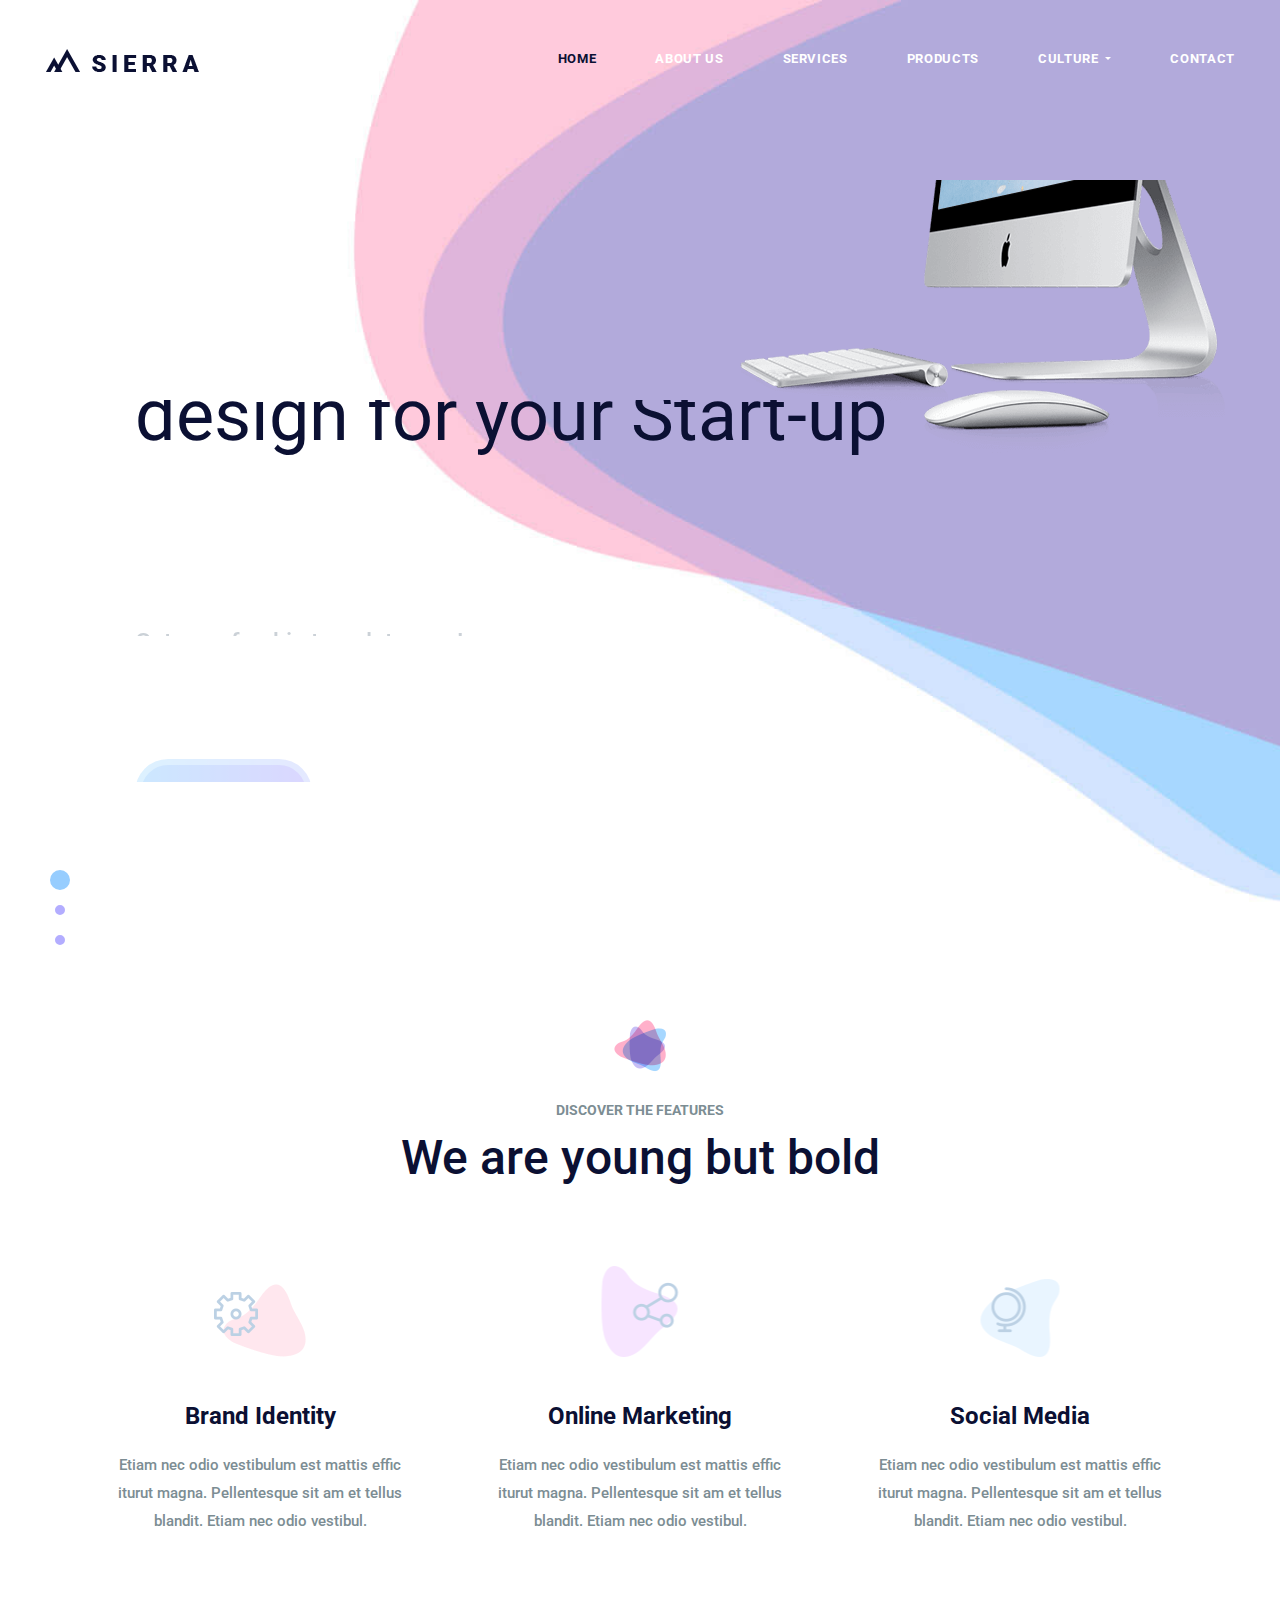
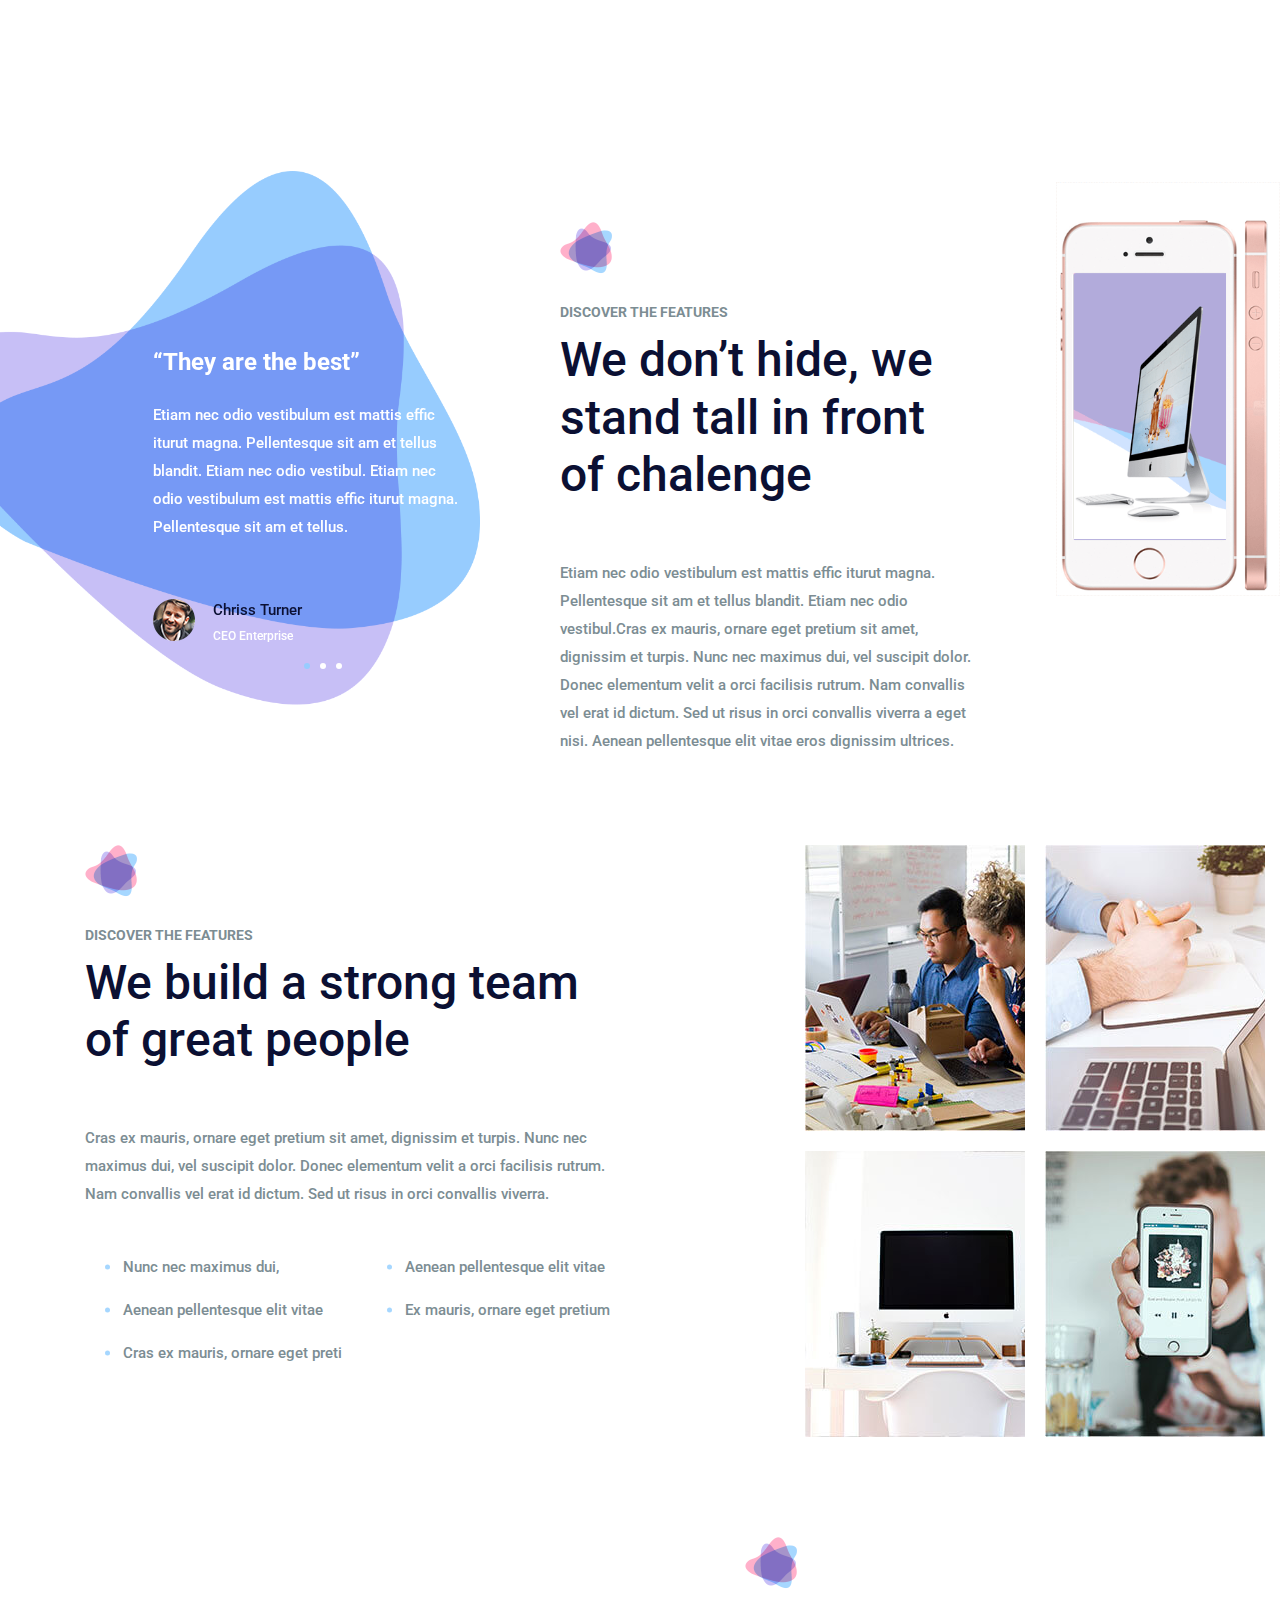
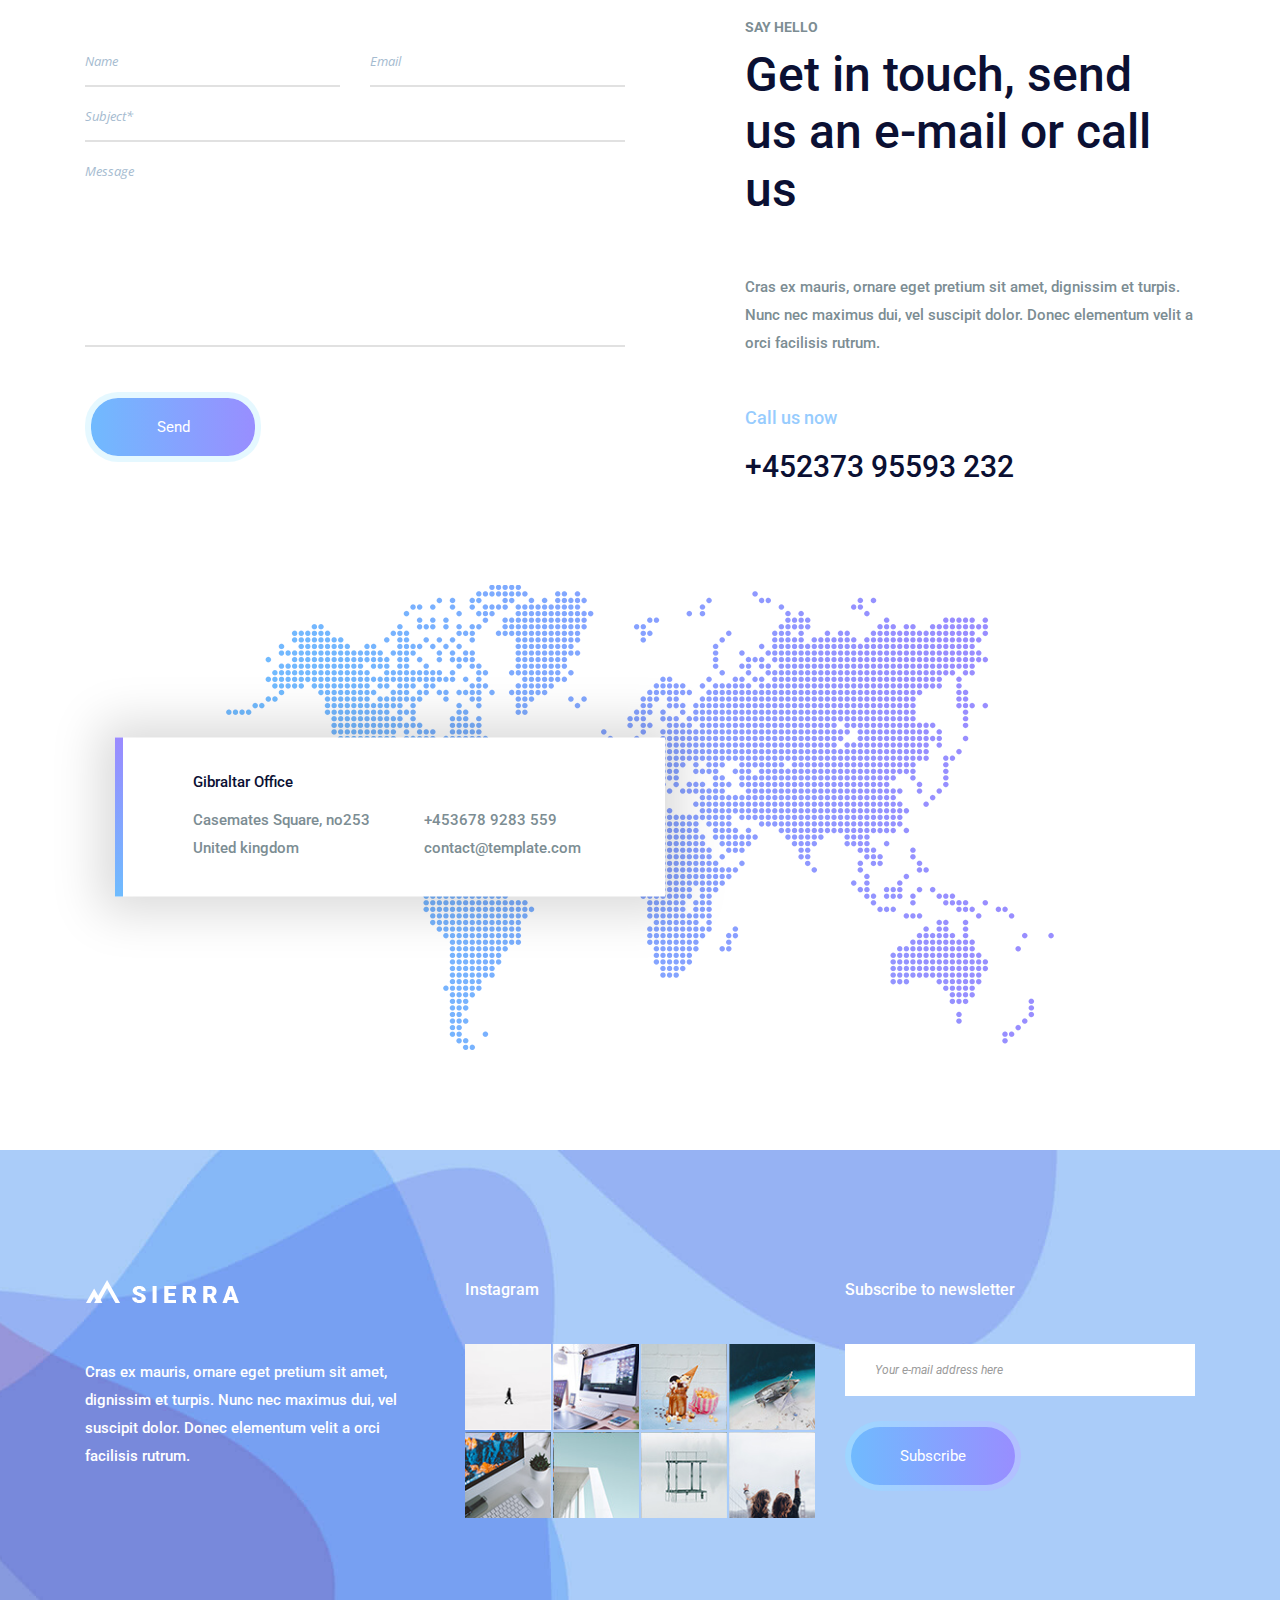
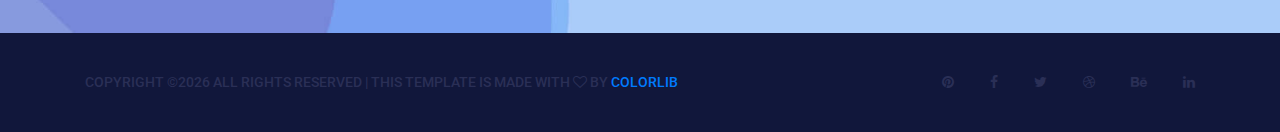
<file: index.html>
<!DOCTYPE html>
<html lang="en">
    <head>
        <meta charset="utf-8">
        <meta http-equiv="X-UA-Compatible" content="IE=edge">
        <meta name="viewport" content="width=device-width, initial-scale=1">
        
        <link rel="icon" href="img/fav-icon.png" type="image/x-icon" />
        <!-- The above 3 meta tags *must* come first in the head; any other head content must come *after* these tags -->
        <title>Sierra</title>

        <!-- Icon css link -->
        <link href="css/font-awesome.min.css" rel="stylesheet">
        <!-- Bootstrap -->
        <link href="css/bootstrap.min.css" rel="stylesheet">
        
        <!-- Rev slider css -->
        <link href="vendors/revolution/css/settings.css" rel="stylesheet">
        <link href="vendors/revolution/css/layers.css" rel="stylesheet">
        <link href="vendors/revolution/css/navigation.css" rel="stylesheet">
        
        <!-- Extra plugin css -->
        <link href="vendors/owl-carousel/owl.carousel.min.css" rel="stylesheet">
        
        <link href="css/style.css" rel="stylesheet">
        <link href="css/responsive.css" rel="stylesheet">

        <!-- HTML5 shim and Respond.js for IE8 support of HTML5 elements and media queries -->
        <!-- WARNING: Respond.js doesn't work if you view the page via file:// -->
        <!--[if lt IE 9]>
        <script src="https://oss.maxcdn.com/html5shiv/3.7.3/html5shiv.min.js"></script>
        <script src="https://oss.maxcdn.com/respond/1.4.2/respond.min.js"></script>
        <![endif]-->
    </head>
    <body>
        
        <!--================Header Menu Area =================-->
        <header class="main_menu_area">
            <nav class="navbar navbar-expand-lg navbar-light bg-light">
                <a class="navbar-brand" href="#"><img src="img/logo.png" alt=""></a>
                <button class="navbar-toggler" type="button" data-toggle="collapse" data-target="#navbarSupportedContent" aria-controls="navbarSupportedContent" aria-expanded="false" aria-label="Toggle navigation">
                    <span></span>
                    <span></span>
                    <span></span>
                </button>

                <div class="collapse navbar-collapse" id="navbarSupportedContent">
                    <ul class="navbar-nav">
                        <li class="nav-item active"><a class="nav-link" href="index.html">Home</a></li>
                        <li class="nav-item"><a class="nav-link" href="about-us.html">About Us</a></li>
                        <li class="nav-item"><a class="nav-link" href="service.html">Services</a></li>
                        <li class="nav-item"><a class="nav-link" href="portfolio.html">Products</a></li>
                        <li class="nav-item dropdown submenu">
                            <a class="nav-link dropdown-toggle" href="#" id="navbarDropdown" role="button" data-toggle="dropdown" aria-haspopup="true" aria-expanded="false">
                            Culture
                            </a>
                            <ul class="dropdown-menu" aria-labelledby="navbarDropdown">
                                <li class="nav-item"><a class="nav-link" href="blog.html">Vision</a></li>
                                <li class="nav-item"><a class="nav-link" href="single-blog.html">Staff Spirit</a></li>
                                <li class="nav-item"><a class="nav-link" href="elements.html">Organization</a></li>
                            </ul>
                        </li>
                        <li class="nav-item"><a class="nav-link" href="contact.html">Contact</a></li>
                    </ul>
                </div>
            </nav>
        </header>
        <!--================End Header Menu Area =================-->
        
        
        <!--================Slider Area =================-->
        <section class="main_slider_area">
            <div id="main_slider" class="rev_slider" data-version="5.3.1.6">
                <ul>
                    <li data-index="rs-1587" data-transition="fade" data-slotamount="default" data-hideafterloop="0" data-hideslideonmobile="off"  data-easein="default" data-easeout="default" data-masterspeed="300" data-rotate="0"  data-saveperformance="off"  data-title="Creative" data-param1="01" data-param2="" data-param3="" data-param4="" data-param5="" data-param6="" data-param7="" data-param8="" data-param9="" data-param10="" data-description="">
                        <!-- LAYER NR. 1 -->
                        <div class="slider_text_box">
                            <div class="tp-caption tp-resizeme first_text" 
                            data-x="['left','left','left','left','15','center']" 
                            data-hoffset="['0','80','80','0']" 
                            data-y="['top','top','top','top']" 
                            data-voffset="['400','400','400','250','180','180']" 
                            data-fontsize="['72','72','72','50','50','30']"
                            data-lineheight="['82','82','82','62','62','42']"
                            data-width="['none']"
                            data-height="none"
                            data-whitespace="nowrape"
                            data-type="text" 
                            data-responsive_offset="on" 
                            data-frames="[{&quot;delay&quot;:10,&quot;speed&quot;:1500,&quot;frame&quot;:&quot;0&quot;,&quot;from&quot;:&quot;y:[-100%];z:0;rX:0deg;rY:0;rZ:0;sX:1;sY:1;skX:0;skY:0;&quot;,&quot;mask&quot;:&quot;x:0px;y:0px;s:inherit;e:inherit;&quot;,&quot;to&quot;:&quot;o:1;&quot;,&quot;ease&quot;:&quot;Power2.easeInOut&quot;},{&quot;delay&quot;:&quot;wait&quot;,&quot;speed&quot;:1500,&quot;frame&quot;:&quot;999&quot;,&quot;to&quot;:&quot;y:[175%];&quot;,&quot;mask&quot;:&quot;x:inherit;y:inherit;s:inherit;e:inherit;&quot;,&quot;ease&quot;:&quot;Power2.easeInOut&quot;}]"
                            data-textAlign="['left','left','left','left','left','center']">Choose a powerful <br />design for your Start-up</div>
                            
                            <div class="tp-caption tp-resizeme secand_text" 
                                data-x="['left','left','left','left','15','center']" 
                                data-hoffset="['0','80','80','0']" 
                                data-y="['top','top','top','top']" 
                                data-voffset="['575','575','575','400','320','300']"  
                                data-fontsize="['24','24','24','18','16','16']"
                                data-lineheight="['36','36','36','26','26','26']"
                                data-width="['none','none','none','none','none']"
                                data-height="none"
                                data-whitespace="nowrape"
                                data-type="text" 
                                data-responsive_offset="on"
                                data-transform_idle="o:1;"
                                data-frames="[{&quot;delay&quot;:10,&quot;speed&quot;:1500,&quot;frame&quot;:&quot;0&quot;,&quot;from&quot;:&quot;y:[100%];z:0;rX:0deg;rY:0;rZ:0;sX:1;sY:1;skX:0;skY:0;opacity:0;&quot;,&quot;mask&quot;:&quot;x:0px;y:[100%];s:inherit;e:inherit;&quot;,&quot;to&quot;:&quot;o:1;&quot;,&quot;ease&quot;:&quot;Power2.easeInOut&quot;},{&quot;delay&quot;:&quot;wait&quot;,&quot;speed&quot;:1500,&quot;frame&quot;:&quot;999&quot;,&quot;to&quot;:&quot;y:[175%];&quot;,&quot;mask&quot;:&quot;x:inherit;y:inherit;s:inherit;e:inherit;&quot;,&quot;ease&quot;:&quot;Power2.easeInOut&quot;}]"
                                data-textAlign="['left','left','left','left','left','center']">Get your freebie template now!
                            </div>
                            
                            <div class="tp-caption tp-resizeme" 
                                data-x="['left','left','left','left','15','center']" data-hoffset="['0','80','80','0']" 
                                data-y="['top','top','top','top']" 
                                data-voffset="['670','670','670','480','370','350']" 
                                data-fontsize="['14','14','14','14']"
                                data-lineheight="['46','46','46','46']"
                                data-width="none"
                                data-height="none"
                                data-whitespace="nowrap"
                                data-type="text" 
                                data-responsive_offset="on" 
                                data-frames="[{&quot;delay&quot;:10,&quot;speed&quot;:1500,&quot;frame&quot;:&quot;0&quot;,&quot;from&quot;:&quot;y:[100%];z:0;rX:0deg;rY:0;rZ:0;sX:1;sY:1;skX:0;skY:0;opacity:0;&quot;,&quot;mask&quot;:&quot;x:0px;y:[100%];s:inherit;e:inherit;&quot;,&quot;to&quot;:&quot;o:1;&quot;,&quot;ease&quot;:&quot;Power2.easeInOut&quot;},{&quot;delay&quot;:&quot;wait&quot;,&quot;speed&quot;:1500,&quot;frame&quot;:&quot;999&quot;,&quot;to&quot;:&quot;y:[175%];&quot;,&quot;mask&quot;:&quot;x:inherit;y:inherit;s:inherit;e:inherit;&quot;,&quot;ease&quot;:&quot;Power2.easeInOut&quot;}]">
                                <a class="more_btn" href="#">Discover</a>
                            </div>
                            <div class="tp-caption tp-resizeme single_img" 
                            data-x="['right','right','right','right','right','right']" 
                            data-hoffset="['0','0','0','0']" 
                            data-y="['top','top','top','top']" 
                            data-voffset="['180','180','180','180','0']" 
                            data-fontsize="['65','65','60','40','25']"
                            data-lineheight="['75','75','75','50','35']"
                            data-width="['485','485','485','485','485']"
                            data-height="none"
                            data-whitespace="normal"
                            data-type="text" 
                            data-responsive_offset="on" 
                            data-frames="[{&quot;delay&quot;:10,&quot;speed&quot;:1500,&quot;frame&quot;:&quot;0&quot;,&quot;from&quot;:&quot;y:[-100%];z:0;rX:0deg;rY:0;rZ:0;sX:1;sY:1;skX:0;skY:0;&quot;,&quot;mask&quot;:&quot;x:0px;y:0px;s:inherit;e:inherit;&quot;,&quot;to&quot;:&quot;o:1;&quot;,&quot;ease&quot;:&quot;Power2.easeInOut&quot;},{&quot;delay&quot;:&quot;wait&quot;,&quot;speed&quot;:1500,&quot;frame&quot;:&quot;999&quot;,&quot;to&quot;:&quot;y:[175%];&quot;,&quot;mask&quot;:&quot;x:inherit;y:inherit;s:inherit;e:inherit;&quot;,&quot;ease&quot;:&quot;Power2.easeInOut&quot;}]"
                            data-textAlign="['left','left','left','left','left','center']">
                                <img src="img/home-slider/slider-m-1.png" alt="">
                            </div>
                        </div>
                    </li>
                    <li data-index="rs-1588" data-transition="fade" data-slotamount="default" data-hideafterloop="0" data-hideslideonmobile="off"  data-easein="default" data-easeout="default" data-masterspeed="300" data-rotate="0"  data-saveperformance="off"  data-title="Creative" data-param1="01" data-param2="" data-param3="" data-param4="" data-param5="" data-param6="" data-param7="" data-param8="" data-param9="" data-param10="" data-description="">
                    <!-- LAYERS -->
                        <!-- LAYERS -->

                        <!-- LAYER NR. 1 -->
                        <div class="slider_text_box">
                            <div class="tp-caption tp-resizeme first_text" 
                            data-x="['left','left','left','left','15','center']" 
                            data-hoffset="['0','80','80','0']" 
                            data-y="['top','top','top','top']" 
                            data-voffset="['400','400','400','250','180','180']" 
                            data-fontsize="['72','72','72','50','50','30']"
                            data-lineheight="['82','82','82','62','62','42']"
                            data-width="['none']"
                            data-height="none"
                            data-whitespace="nowrape"
                            data-type="text" 
                            data-responsive_offset="on" 
                            data-frames="[{&quot;delay&quot;:10,&quot;speed&quot;:1500,&quot;frame&quot;:&quot;0&quot;,&quot;from&quot;:&quot;y:[-100%];z:0;rX:0deg;rY:0;rZ:0;sX:1;sY:1;skX:0;skY:0;&quot;,&quot;mask&quot;:&quot;x:0px;y:0px;s:inherit;e:inherit;&quot;,&quot;to&quot;:&quot;o:1;&quot;,&quot;ease&quot;:&quot;Power2.easeInOut&quot;},{&quot;delay&quot;:&quot;wait&quot;,&quot;speed&quot;:1500,&quot;frame&quot;:&quot;999&quot;,&quot;to&quot;:&quot;y:[175%];&quot;,&quot;mask&quot;:&quot;x:inherit;y:inherit;s:inherit;e:inherit;&quot;,&quot;ease&quot;:&quot;Power2.easeInOut&quot;}]"
                            data-textAlign="['left','left','left','left','left','center']">Choose a powerful <br />design for your Start-up</div>
                            
                            <div class="tp-caption tp-resizeme secand_text" 
                                data-x="['left','left','left','left','15','center']" 
                                data-hoffset="['0','80','80','0']" 
                                data-y="['top','top','top','top']" 
                                data-voffset="['575','575','575','400','320','300']"  
                                data-fontsize="['24','24','24','18','16','16']"
                                data-lineheight="['36','36','36','26','26','26']"
                                data-width="['none','none','none','none','none']"
                                data-height="none"
                                data-whitespace="nowrape"
                                data-type="text" 
                                data-responsive_offset="on"
                                data-transform_idle="o:1;"
                                data-frames="[{&quot;delay&quot;:10,&quot;speed&quot;:1500,&quot;frame&quot;:&quot;0&quot;,&quot;from&quot;:&quot;y:[100%];z:0;rX:0deg;rY:0;rZ:0;sX:1;sY:1;skX:0;skY:0;opacity:0;&quot;,&quot;mask&quot;:&quot;x:0px;y:[100%];s:inherit;e:inherit;&quot;,&quot;to&quot;:&quot;o:1;&quot;,&quot;ease&quot;:&quot;Power2.easeInOut&quot;},{&quot;delay&quot;:&quot;wait&quot;,&quot;speed&quot;:1500,&quot;frame&quot;:&quot;999&quot;,&quot;to&quot;:&quot;y:[175%];&quot;,&quot;mask&quot;:&quot;x:inherit;y:inherit;s:inherit;e:inherit;&quot;,&quot;ease&quot;:&quot;Power2.easeInOut&quot;}]"
                                data-textAlign="['left','left','left','left','left','center']">Get your freebie template now!
                            </div>
                            
                            <div class="tp-caption tp-resizeme" 
                                data-x="['left','left','left','left','15','center']" data-hoffset="['0','80','80','0']" 
                                data-y="['top','top','top','top']" 
                                data-voffset="['670','670','670','480','370','350']" 
                                data-fontsize="['14','14','14','14']"
                                data-lineheight="['46','46','46','46']"
                                data-width="none"
                                data-height="none"
                                data-whitespace="nowrap"
                                data-type="text" 
                                data-responsive_offset="on" 
                                data-frames="[{&quot;delay&quot;:10,&quot;speed&quot;:1500,&quot;frame&quot;:&quot;0&quot;,&quot;from&quot;:&quot;y:[100%];z:0;rX:0deg;rY:0;rZ:0;sX:1;sY:1;skX:0;skY:0;opacity:0;&quot;,&quot;mask&quot;:&quot;x:0px;y:[100%];s:inherit;e:inherit;&quot;,&quot;to&quot;:&quot;o:1;&quot;,&quot;ease&quot;:&quot;Power2.easeInOut&quot;},{&quot;delay&quot;:&quot;wait&quot;,&quot;speed&quot;:1500,&quot;frame&quot;:&quot;999&quot;,&quot;to&quot;:&quot;y:[175%];&quot;,&quot;mask&quot;:&quot;x:inherit;y:inherit;s:inherit;e:inherit;&quot;,&quot;ease&quot;:&quot;Power2.easeInOut&quot;}]">
                                <a class="more_btn" href="#">Discover</a>
                            </div>
                            <div class="tp-caption tp-resizeme single_img" 
                            data-x="['right','right','right','right','right','right']" 
                            data-hoffset="['0','0','0','0']" 
                            data-y="['top','top','top','top']" 
                            data-voffset="['180','180','180','180','0']" 
                            data-fontsize="['65','65','60','40','25']"
                            data-lineheight="['75','75','75','50','35']"
                            data-width="['485','485','485','485','485']"
                            data-height="none"
                            data-whitespace="normal"
                            data-type="text" 
                            data-responsive_offset="on" 
                            data-frames="[{&quot;delay&quot;:10,&quot;speed&quot;:1500,&quot;frame&quot;:&quot;0&quot;,&quot;from&quot;:&quot;y:[-100%];z:0;rX:0deg;rY:0;rZ:0;sX:1;sY:1;skX:0;skY:0;&quot;,&quot;mask&quot;:&quot;x:0px;y:0px;s:inherit;e:inherit;&quot;,&quot;to&quot;:&quot;o:1;&quot;,&quot;ease&quot;:&quot;Power2.easeInOut&quot;},{&quot;delay&quot;:&quot;wait&quot;,&quot;speed&quot;:1500,&quot;frame&quot;:&quot;999&quot;,&quot;to&quot;:&quot;y:[175%];&quot;,&quot;mask&quot;:&quot;x:inherit;y:inherit;s:inherit;e:inherit;&quot;,&quot;ease&quot;:&quot;Power2.easeInOut&quot;}]"
                            data-textAlign="['left','left','left','left','left','center']">
                                <img src="img/home-slider/slider-m-1.png" alt="">
                            </div>
                        </div>
                    </li>
                    <li data-index="rs-1589" data-transition="fade" data-slotamount="default" data-hideafterloop="0" data-hideslideonmobile="off"  data-easein="default" data-easeout="default" data-masterspeed="300" data-rotate="0"  data-saveperformance="off"  data-title="Creative" data-param1="01" data-param2="" data-param3="" data-param4="" data-param5="" data-param6="" data-param7="" data-param8="" data-param9="" data-param10="" data-description="">
                    <!-- LAYERS -->
                        <!-- LAYERS -->

                        <!-- LAYER NR. 1 -->
                        <div class="slider_text_box">
                            <div class="tp-caption tp-resizeme first_text" 
                            data-x="['left','left','left','left','15','center']" 
                            data-hoffset="['0','80','80','0']" 
                            data-y="['top','top','top','top']" 
                            data-voffset="['400','400','400','250','180','180']" 
                            data-fontsize="['72','72','72','50','50','30']"
                            data-lineheight="['82','82','82','62','62','42']"
                            data-width="['none']"
                            data-height="none"
                            data-whitespace="nowrape"
                            data-type="text" 
                            data-responsive_offset="on" 
                            data-frames="[{&quot;delay&quot;:10,&quot;speed&quot;:1500,&quot;frame&quot;:&quot;0&quot;,&quot;from&quot;:&quot;y:[-100%];z:0;rX:0deg;rY:0;rZ:0;sX:1;sY:1;skX:0;skY:0;&quot;,&quot;mask&quot;:&quot;x:0px;y:0px;s:inherit;e:inherit;&quot;,&quot;to&quot;:&quot;o:1;&quot;,&quot;ease&quot;:&quot;Power2.easeInOut&quot;},{&quot;delay&quot;:&quot;wait&quot;,&quot;speed&quot;:1500,&quot;frame&quot;:&quot;999&quot;,&quot;to&quot;:&quot;y:[175%];&quot;,&quot;mask&quot;:&quot;x:inherit;y:inherit;s:inherit;e:inherit;&quot;,&quot;ease&quot;:&quot;Power2.easeInOut&quot;}]"
                            data-textAlign="['left','left','left','left','left','center']">Choose a powerful <br />design for your Start-up</div>
                            
                            <div class="tp-caption tp-resizeme secand_text" 
                                data-x="['left','left','left','left','15','center']" 
                                data-hoffset="['0','80','80','0']" 
                                data-y="['top','top','top','top']" 
                                data-voffset="['575','575','575','400','320','300']"  
                                data-fontsize="['24','24','24','18','16','16']"
                                data-lineheight="['36','36','36','26','26','26']"
                                data-width="['none','none','none','none','none']"
                                data-height="none"
                                data-whitespace="nowrape"
                                data-type="text" 
                                data-responsive_offset="on"
                                data-transform_idle="o:1;"
                                data-frames="[{&quot;delay&quot;:10,&quot;speed&quot;:1500,&quot;frame&quot;:&quot;0&quot;,&quot;from&quot;:&quot;y:[100%];z:0;rX:0deg;rY:0;rZ:0;sX:1;sY:1;skX:0;skY:0;opacity:0;&quot;,&quot;mask&quot;:&quot;x:0px;y:[100%];s:inherit;e:inherit;&quot;,&quot;to&quot;:&quot;o:1;&quot;,&quot;ease&quot;:&quot;Power2.easeInOut&quot;},{&quot;delay&quot;:&quot;wait&quot;,&quot;speed&quot;:1500,&quot;frame&quot;:&quot;999&quot;,&quot;to&quot;:&quot;y:[175%];&quot;,&quot;mask&quot;:&quot;x:inherit;y:inherit;s:inherit;e:inherit;&quot;,&quot;ease&quot;:&quot;Power2.easeInOut&quot;}]"
                                data-textAlign="['left','left','left','left','left','center']">Get your freebie template now!
                            </div>
                            
                            <div class="tp-caption tp-resizeme" 
                                data-x="['left','left','left','left','15','center']" data-hoffset="['0','80','80','0']" 
                                data-y="['top','top','top','top']" 
                                data-voffset="['670','670','670','480','370','350']" 
                                data-fontsize="['14','14','14','14']"
                                data-lineheight="['46','46','46','46']"
                                data-width="none"
                                data-height="none"
                                data-whitespace="nowrap"
                                data-type="text" 
                                data-responsive_offset="on" 
                                data-frames="[{&quot;delay&quot;:10,&quot;speed&quot;:1500,&quot;frame&quot;:&quot;0&quot;,&quot;from&quot;:&quot;y:[100%];z:0;rX:0deg;rY:0;rZ:0;sX:1;sY:1;skX:0;skY:0;opacity:0;&quot;,&quot;mask&quot;:&quot;x:0px;y:[100%];s:inherit;e:inherit;&quot;,&quot;to&quot;:&quot;o:1;&quot;,&quot;ease&quot;:&quot;Power2.easeInOut&quot;},{&quot;delay&quot;:&quot;wait&quot;,&quot;speed&quot;:1500,&quot;frame&quot;:&quot;999&quot;,&quot;to&quot;:&quot;y:[175%];&quot;,&quot;mask&quot;:&quot;x:inherit;y:inherit;s:inherit;e:inherit;&quot;,&quot;ease&quot;:&quot;Power2.easeInOut&quot;}]">
                                <a class="more_btn" href="#">Discover</a>
                            </div>
                            <div class="tp-caption tp-resizeme single_img" 
                            data-x="['right','right','right','right','right','right']" 
                            data-hoffset="['0','0','0','0']" 
                            data-y="['top','top','top','top']" 
                            data-voffset="['180','180','180','180','0']" 
                            data-fontsize="['65','65','60','40','25']"
                            data-lineheight="['75','75','75','50','35']"
                            data-width="['485','485','485','485','485']"
                            data-height="none"
                            data-whitespace="normal"
                            data-type="text" 
                            data-responsive_offset="on" 
                            data-frames="[{&quot;delay&quot;:10,&quot;speed&quot;:1500,&quot;frame&quot;:&quot;0&quot;,&quot;from&quot;:&quot;y:[-100%];z:0;rX:0deg;rY:0;rZ:0;sX:1;sY:1;skX:0;skY:0;&quot;,&quot;mask&quot;:&quot;x:0px;y:0px;s:inherit;e:inherit;&quot;,&quot;to&quot;:&quot;o:1;&quot;,&quot;ease&quot;:&quot;Power2.easeInOut&quot;},{&quot;delay&quot;:&quot;wait&quot;,&quot;speed&quot;:1500,&quot;frame&quot;:&quot;999&quot;,&quot;to&quot;:&quot;y:[175%];&quot;,&quot;mask&quot;:&quot;x:inherit;y:inherit;s:inherit;e:inherit;&quot;,&quot;ease&quot;:&quot;Power2.easeInOut&quot;}]"
                            data-textAlign="['left','left','left','left','left','center']">
                                <img src="img/home-slider/slider-m-1.png" alt="">
                            </div>
                        </div>
                    </li>
                </ul>
            </div>
        </section>
        <!--================End Slider Area =================-->
        
        <!--================Feature Area =================-->
        <section class="feature_area">
            <div class="container">
                <div class="c_title">
                    <img src="img/icon/title-icon.png" alt="">
                    <h6>Discover the features</h6>
                    <h2>We are young but bold</h2>
                </div>
                <div class="row feature_inner">
                    <div class="col-lg-4 col-sm-6">
                        <div class="feature_item">
                            <div class="f_icon">
                                <img src="img/icon/f-icon-1.png" alt="">
                            </div>
                            <h4>Brand Identity</h4>
                            <p>Etiam nec odio vestibulum est mattis effic iturut magna. Pellentesque sit am et tellus blandit. Etiam nec odio vestibul. </p>
                            <a class="more_btn" href="#">Read More</a>
                        </div>
                    </div>
                    <div class="col-lg-4 col-sm-6">
                        <div class="feature_item">
                            <div class="f_icon">
                                <img src="img/icon/f-icon-2.png" alt="">
                            </div>
                            <h4>Online Marketing</h4>
                            <p>Etiam nec odio vestibulum est mattis effic iturut magna. Pellentesque sit am et tellus blandit. Etiam nec odio vestibul. </p>
                            <a class="more_btn" href="#">Read More</a>
                        </div>
                    </div>
                    <div class="col-lg-4 col-sm-6">
                        <div class="feature_item">
                            <div class="f_icon">
                                <img src="img/icon/f-icon-3.png" alt="">
                            </div>
                            <h4>Social Media</h4>
                            <p>Etiam nec odio vestibulum est mattis effic iturut magna. Pellentesque sit am et tellus blandit. Etiam nec odio vestibul. </p>
                            <a class="more_btn" href="#">Read More</a>
                        </div>
                    </div>
                </div>
            </div>
        </section>
        <!--================End Feature Area =================-->
        
        <!--================The best slider Area =================-->
        <section class="best_3d_area">
            <div class="left_3d">
                <div class="shap_slider_inner owl-carousel">
                    <div class="item">
                        <h4>“They are the best”</h4>
                        <p>Etiam nec odio vestibulum est mattis effic iturut magna. Pellentesque sit am et tellus blandit. Etiam nec odio vestibul. Etiam nec odio vestibulum est mattis effic iturut magna. Pellentesque sit am et tellus.</p>
                        <div class="media">
                            <img src="img/team/people/people-5.jpg" alt="">
                            <div class="media-body">
                                <h5>Chriss Turner</h5>
                                <h6>CEO Enterprise</h6>
                            </div>
                        </div>
                    </div>
                    <div class="item">
                        <h4>“They are the best”</h4>
                        <p>Etiam nec odio vestibulum est mattis effic iturut magna. Pellentesque sit am et tellus blandit. Etiam nec odio vestibul. Etiam nec odio vestibulum est mattis effic iturut magna. Pellentesque sit am et tellus.</p>
                        <div class="media">
                            <img src="img/team/people/people-5.jpg" alt="">
                            <div class="media-body">
                                <h5>Chriss Turner</h5>
                                <h6>CEO Enterprise</h6>
                            </div>
                        </div>
                    </div>
                    <div class="item">
                        <h4>“They are the best”</h4>
                        <p>Etiam nec odio vestibulum est mattis effic iturut magna. Pellentesque sit am et tellus blandit. Etiam nec odio vestibul. Etiam nec odio vestibulum est mattis effic iturut magna. Pellentesque sit am et tellus.</p>
                        <div class="media">
                            <img src="img/team/people/people-5.jpg" alt="">
                            <div class="media-body">
                                <h5>Chriss Turner</h5>
                                <h6>CEO Enterprise</h6>
                            </div>
                        </div>
                    </div>
                </div>
            </div>
            <div class="right_text">
                <div class="right_text_inner">
                    <div class="text_3d">
                        <div class="l_title">
                            <img src="img/icon/title-icon.png" alt="">
                            <h6>Discover the features</h6>
                            <h2>We don’t hide, we stand tall in front of chalenge</h2>
                        </div>
                        <p>Etiam nec odio vestibulum est mattis effic iturut magna. Pellentesque sit am et tellus blandit. Etiam nec odio vestibul.Cras ex mauris, ornare eget pretium sit amet, dignissim et turpis. Nunc nec maximus dui, vel suscipit dolor. Donec elementum velit a orci facilisis rutrum. Nam convallis vel erat id dictum. Sed ut risus in orci convallis viverra a eget nisi. Aenean pellentesque elit vitae eros dignissim ultrices. </p>
                    </div>
                    <div class="shap_mobile">
                        <img src="img/iphone4.png" alt="">
                    </div>
                </div>
            </div>
        </section>
        <!--================End The best slider Area =================-->
        
        <!--================Team People Area =================-->
        <section class="team_people_area">
            <div class="container-fluid">
                <div class="row">
                    <div class="col-lg-6">
                        <div class="team_people_text">
                            <div class="l_title">
                                <img src="img/icon/title-icon.png" alt="">
                                <h6>Discover the features</h6>
                                <h2>We build a strong team of great people</h2>
                            </div>
                            <p>Cras ex mauris, ornare eget pretium sit amet, dignissim et turpis. Nunc nec maximus dui, vel suscipit dolor. Donec elementum velit a orci facilisis rutrum. Nam convallis vel erat id dictum. Sed ut risus in orci convallis viverra.</p>
                            <ul>
                                <li><a href="#">Nunc nec maximus dui, </a></li>
                                <li><a href="#">Aenean pellentesque elit vitae</a></li>
                                <li><a href="#">Aenean pellentesque elit vitae</a></li>
                                <li><a href="#">Ex mauris, ornare eget pretium </a></li>
                                <li><a href="#">Cras ex mauris, ornare eget preti</a></li>
                            </ul>
                        </div>
                    </div>
                    <div class="col-lg-6">
                        <div class="team_img_inner">
                            <div class="row">
                                <div class="col-lg-6 col-6">
                                    <div class="team_img_item">
                                        <img src="img/team/people/people-1.jpg" alt="">
                                    </div>
                                </div>
                                <div class="col-lg-6 col-6">
                                    <div class="team_img_item">
                                        <img src="img/team/people/people-2.jpg" alt="">
                                    </div>
                                </div>
                                <div class="col-lg-6 col-6">
                                    <div class="team_img_item">
                                        <img src="img/team/people/people-3.jpg" alt="">
                                    </div>
                                </div>
                                <div class="col-lg-6 col-6">
                                    <div class="team_img_item">
                                        <img src="img/team/people/people-4.jpg" alt="">
                                    </div>
                                </div>
                            </div>
                        </div>
                    </div>
                </div>
            </div>
        </section>
        <!--================End Team People Area =================-->
        
        <!--================Get in Touch Area =================-->
        <section class="get_in_touch_area">
            <div class="container">
                <div class="row get_touch_inner">
                    <div class="col-lg-6">
                        <form class="contact_us_form row" action="contact_process.php" method="post" id="contactForm" novalidate="novalidate">
                            <div class="form-group col-lg-6">
                                <input type="text" class="form-control" id="name" name="name" placeholder="Name">
                            </div>
                            <div class="form-group col-lg-6">
                                <input type="email" class="form-control" id="email" name="email" placeholder="Email">
                            </div>
                            <div class="form-group col-lg-12">
                                <input type="text" class="form-control" id="subject" name="subject" placeholder="Subject*">
                            </div>
                            <div class="form-group col-lg-12">
                                <textarea class="form-control" name="message" id="message" rows="1" placeholder="Message"></textarea>
                            </div>
                            <div class="form-group col-lg-12">
                                <button type="submit" value="submit" class="btn submit_btn form-control">Send</button>
                            </div>
                        </form>
                    </div>
                    <div class="col-lg-6">
                        <div class="touch_details">
                            <div class="l_title">
                                <img src="img/icon/title-icon.png" alt="">
                                <h6>Say hello</h6>
                                <h2>Get in touch, send us an e-mail or call us</h2>
                            </div>
                            <p>Cras ex mauris, ornare eget pretium sit amet, dignissim et turpis. Nunc nec maximus dui, vel suscipit dolor. Donec elementum velit a orci facilisis rutrum.</p>
                            <a href="#"><h5>Call us now</h5></a>
                            <a href="#"><h4>+452373 95593 232</h4></a>
                        </div>
                    </div>
                </div>
            </div>
        </section>
        <!--================End Get in Touch Area =================-->
        
        <!--================Map Area =================-->
        <section class="world_map_area p_100">
            <div class="container">
                <div class="world_map_inner">
                    <img class="img-fluid" src="img/world-map.png" alt="">
                    <div class="bd-callout">
                        <h3>Gibraltar Office</h3>
                        <p>Casemates Square, no253 <br /> United kingdom</p>
                        <h4><a href="#">+453678 9283 559</a> <a href="#">contact@template.com</a></h4>
                    </div>
                </div>
            </div>
        </section>
        <!--================End Map Area =================-->
        
        <!--================Footer Area =================-->
        <footer class="footr_area">
            <div class="footer_widget_area">
                <div class="container">
                    <div class="row footer_widget_inner">
                        <div class="col-lg-4 col-sm-6">
                            <aside class="f_widget f_about_widget">
                                <img src="img/footer-logo.png" alt="">
                                <p>Cras ex mauris, ornare eget pretium sit amet, dignissim et turpis. Nunc nec maximus dui, vel suscipit dolor. Donec elementum velit a orci facilisis rutrum.</p>
                            </aside>
                        </div>
                        <div class="col-lg-4 col-sm-6">
                            <aside class="f_widget f_insta_widget">
                                <div class="f_title">
                                    <h3>Instagram</h3>
                                </div>
                                <ul>
                                    <li><a href="#"><img src="img/instagram/ins-1.jpg" alt=""></a></li>
                                    <li><a href="#"><img src="img/instagram/ins-2.jpg" alt=""></a></li>
                                    <li><a href="#"><img src="img/instagram/ins-3.jpg" alt=""></a></li>
                                    <li><a href="#"><img src="img/instagram/ins-4.jpg" alt=""></a></li>
                                    <li><a href="#"><img src="img/instagram/ins-5.jpg" alt=""></a></li>
                                    <li><a href="#"><img src="img/instagram/ins-6.jpg" alt=""></a></li>
                                    <li><a href="#"><img src="img/instagram/ins-7.jpg" alt=""></a></li>
                                    <li><a href="#"><img src="img/instagram/ins-8.jpg" alt=""></a></li>
                                </ul>
                            </aside>
                        </div>
                        <div class="col-lg-4 col-sm-6">
                            <aside class="f_widget f_subs_widget">
                                <div class="f_title">
                                    <h3>Subscribe to newsletter</h3>
                                </div>
                                <div class="input-group">
                                    <input type="text" class="form-control" placeholder="Your e-mail address here" aria-label="Your e-mail address here">
                                    <span class="input-group-btn">
                                        <button class="btn btn-secondary submit_btn" type="button">Subscribe</button>
                                    </span>
                                </div>
                            </aside>
                        </div>
                    </div>
                </div>
            </div>
            <div class="footer_copyright">
                <div class="container">
                    <div class="float-sm-left">
                        <h5><!-- Link back to Colorlib can't be removed. Template is licensed under CC BY 3.0. -->
Copyright &copy;<script>document.write(new Date().getFullYear());</script> All rights reserved | This template is made with <i class="fa fa-heart-o" aria-hidden="true"></i> by <a href="https://colorlib.com" target="_blank">Colorlib</a>
<!-- Link back to Colorlib can't be removed. Template is licensed under CC BY 3.0. --></h5>
                    </div>
                    <div class="float-sm-right">
                        <ul>
                            <li><a href="#"><i class="fa fa-pinterest"></i></a></li>
                            <li><a href="#"><i class="fa fa-facebook"></i></a></li>
                            <li><a href="#"><i class="fa fa-twitter"></i></a></li>
                            <li><a href="#"><i class="fa fa-dribbble"></i></a></li>
                            <li><a href="#"><i class="fa fa-behance"></i></a></li>
                            <li><a href="#"><i class="fa fa-linkedin"></i></a></li>
                        </ul>
                    </div>
                </div>
            </div>
        </footer>
        <!--================End Footer Area =================-->
        
        
        
        
        <!-- jQuery (necessary for Bootstrap's JavaScript plugins) -->
        <script src="js/jquery-3.2.1.min.js"></script>
        <!-- Include all compiled plugins (below), or include individual files as needed -->
        <script src="js/popper.min.js"></script>
        <script src="js/bootstrap.min.js"></script>
        <!-- Rev slider js -->
        <script src="vendors/revolution/js/jquery.themepunch.tools.min.js"></script>
        <script src="vendors/revolution/js/jquery.themepunch.revolution.min.js"></script>
        <script src="vendors/revolution/js/extensions/revolution.extension.actions.min.js"></script>
        <script src="vendors/revolution/js/extensions/revolution.extension.video.min.js"></script>
        <script src="vendors/revolution/js/extensions/revolution.extension.slideanims.min.js"></script>
        <script src="vendors/revolution/js/extensions/revolution.extension.layeranimation.min.js"></script>
        <script src="vendors/revolution/js/extensions/revolution.extension.navigation.min.js"></script>
        <script src="vendors/revolution/js/extensions/revolution.extension.slideanims.min.js"></script>
        <!-- Extra plugin css -->
        <script src="vendors/counterup/jquery.waypoints.min.js"></script>
        <script src="vendors/counterup/jquery.counterup.min.js"></script> 
        <script src="vendors/counterup/apear.js"></script>
        <script src="vendors/counterup/countto.js"></script>
        <script src="vendors/owl-carousel/owl.carousel.min.js"></script>
        <script src="vendors/magnify-popup/jquery.magnific-popup.min.js"></script>
        <script src="js/smoothscroll.js"></script>
        
        <script src="js/theme.js"></script>
    </body>
</html>
</file>
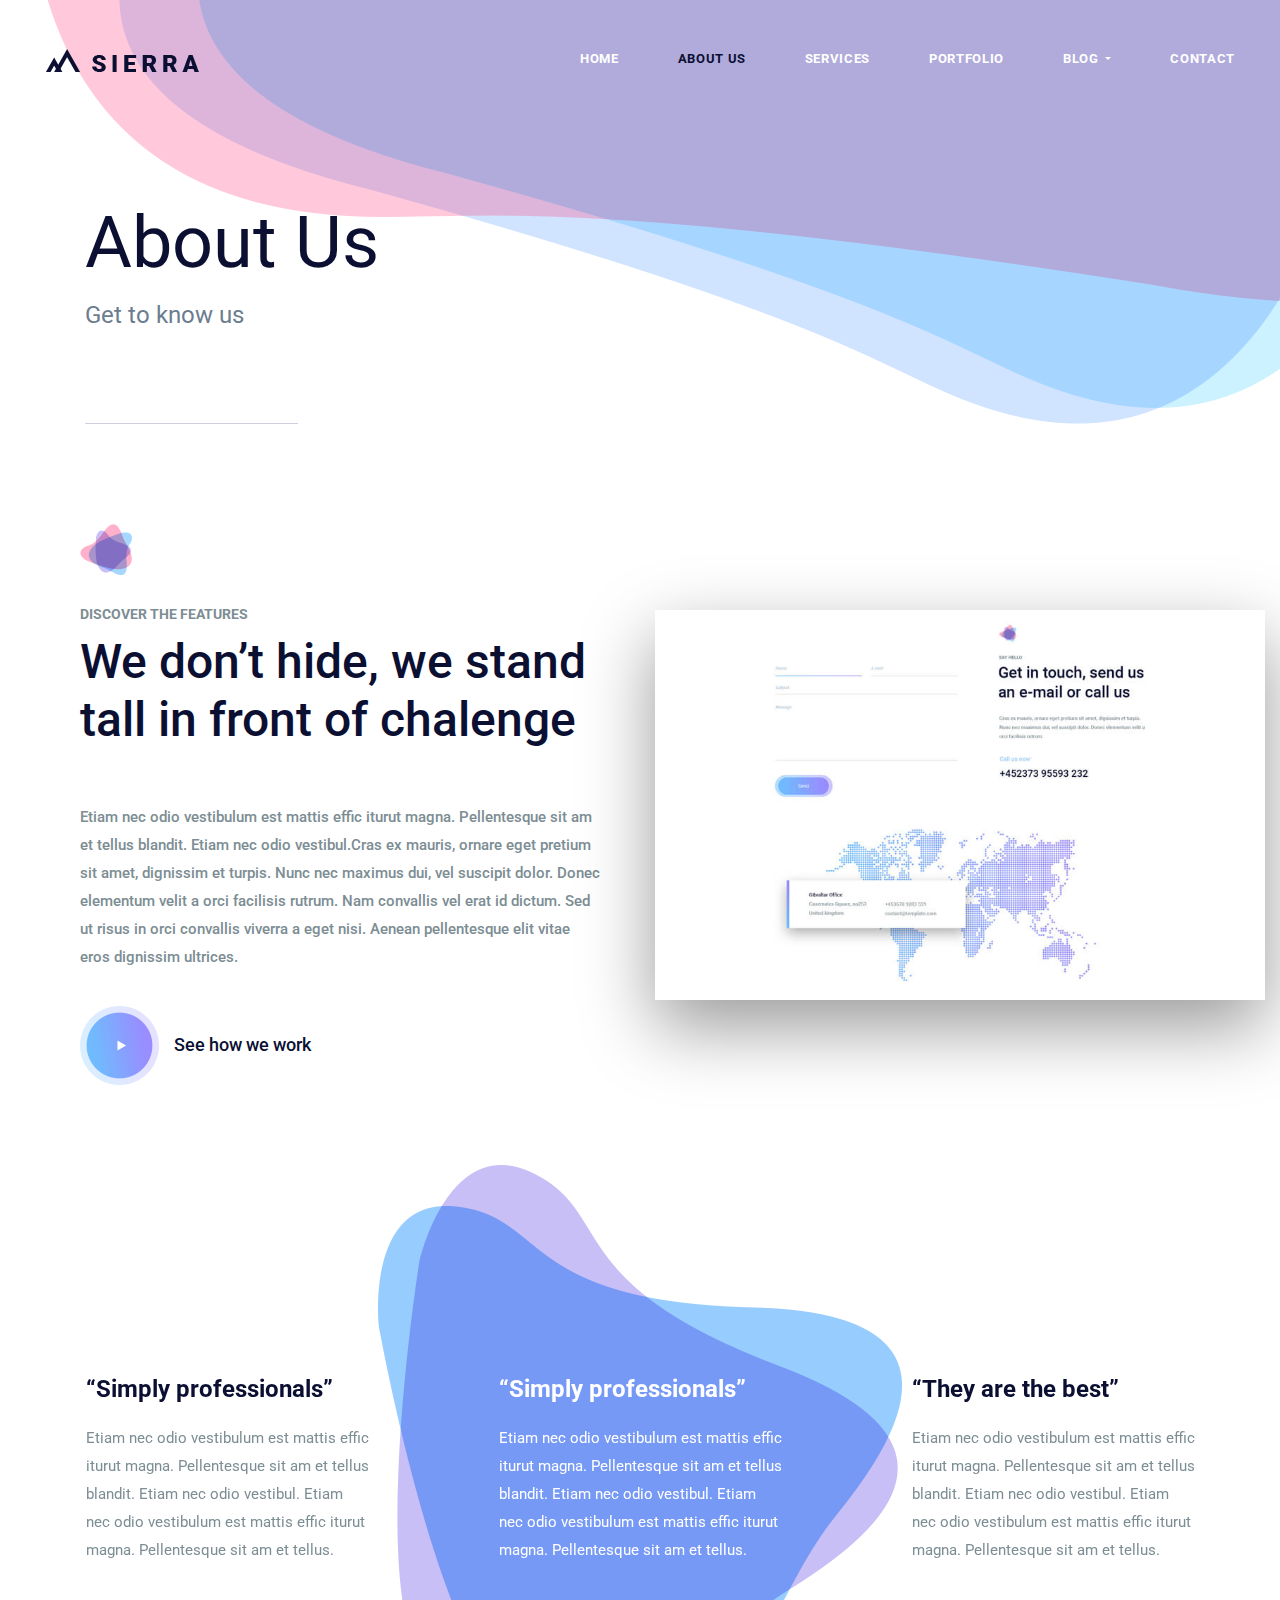
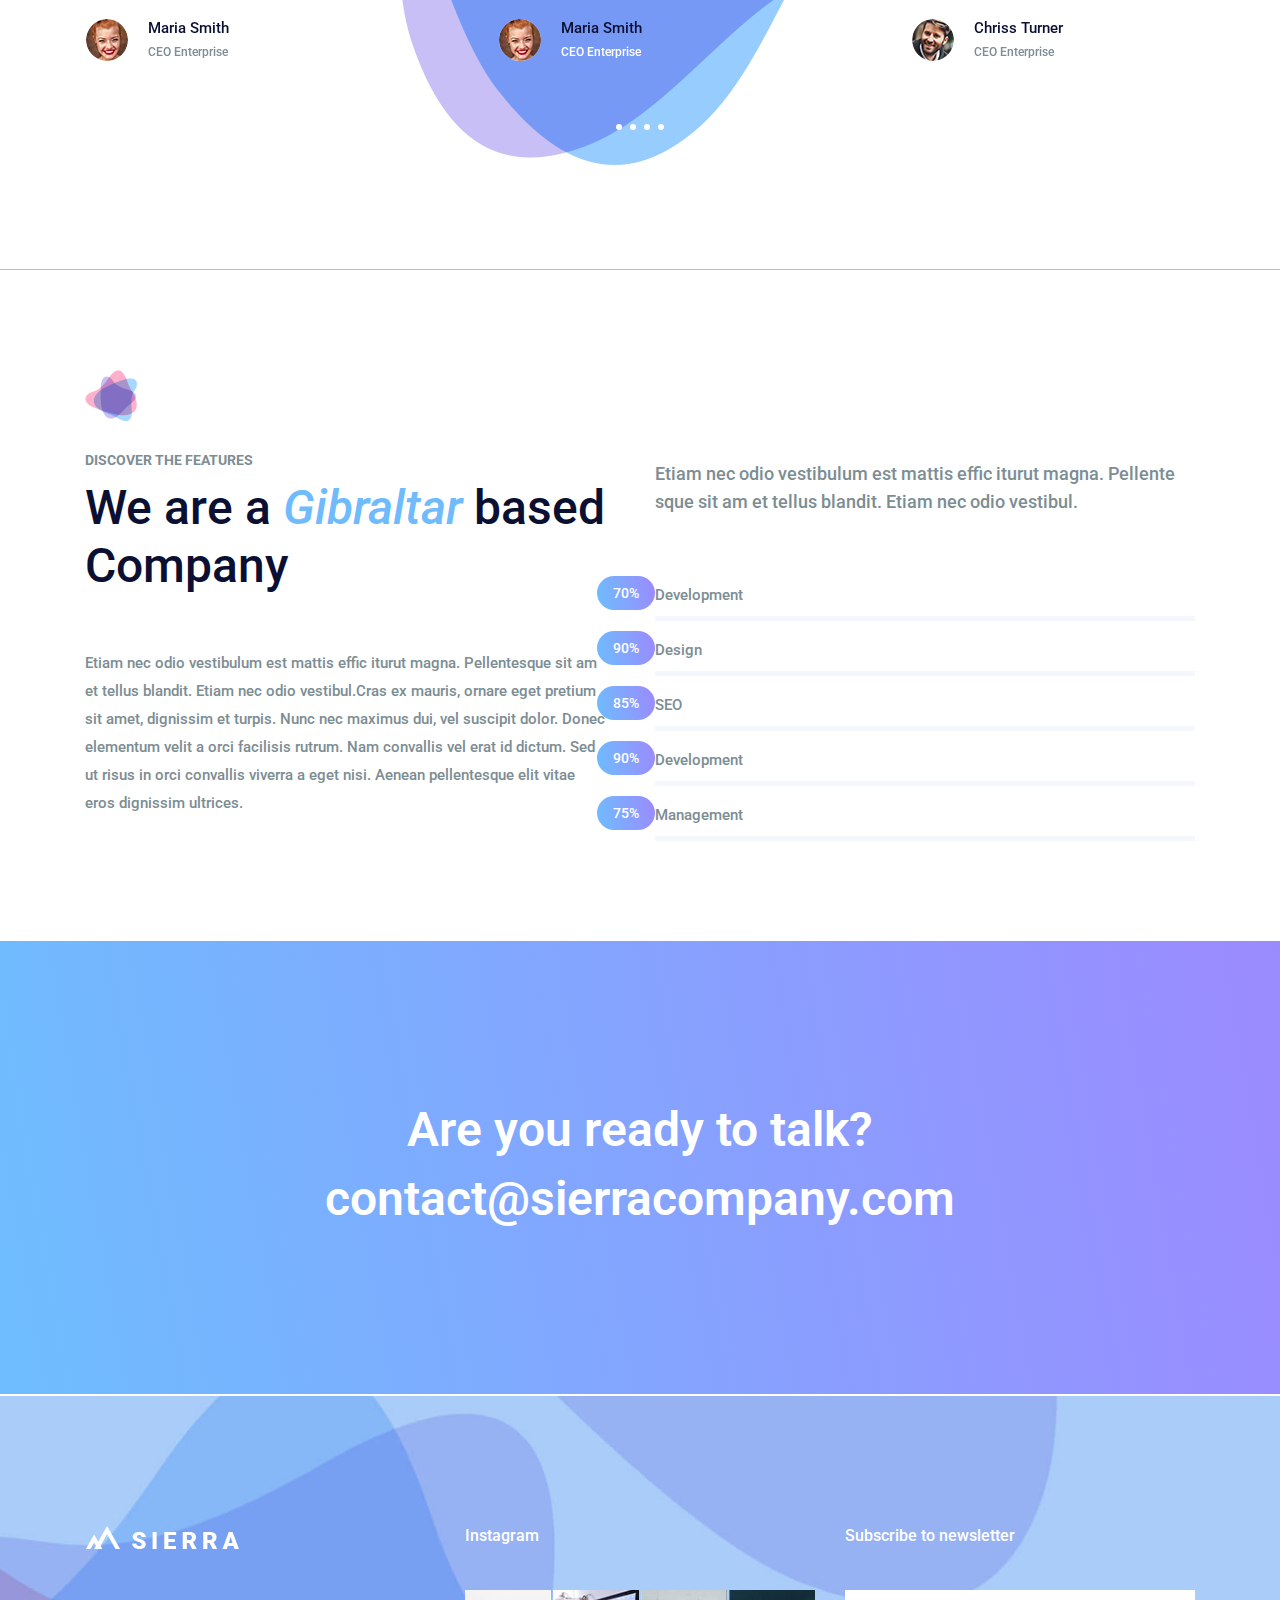
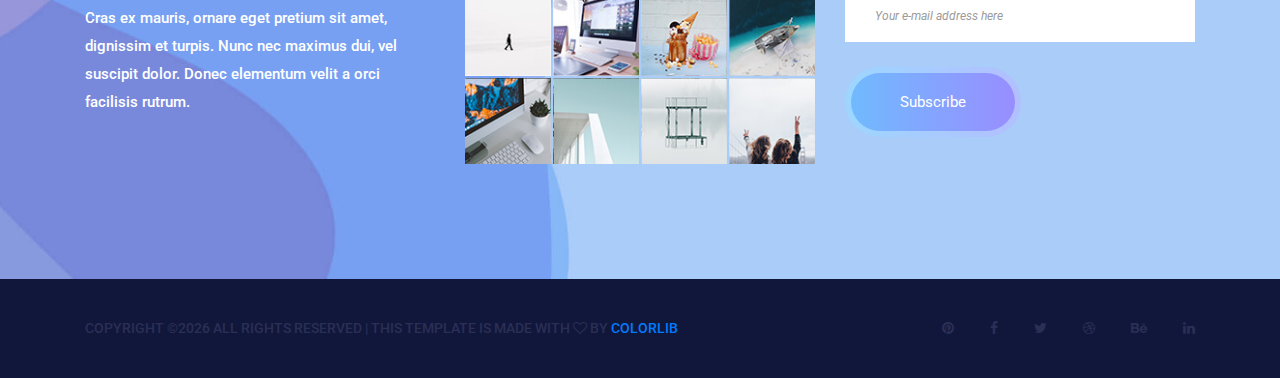
<file: about-us.html>
<!DOCTYPE html>
<html lang="en">
    <head>
        <meta charset="utf-8">
        <meta http-equiv="X-UA-Compatible" content="IE=edge">
        <meta name="viewport" content="width=device-width, initial-scale=1">
        
        <link rel="icon" href="img/fav-icon.png" type="image/x-icon" />
        <!-- The above 3 meta tags *must* come first in the head; any other head content must come *after* these tags -->
        <title>Sierra</title>

        <!-- Icon css link -->
        <link href="css/font-awesome.min.css" rel="stylesheet">
        <!-- Bootstrap -->
        <link href="css/bootstrap.min.css" rel="stylesheet">
        
        <!-- Rev slider css -->
        <link href="vendors/revolution/css/settings.css" rel="stylesheet">
        <link href="vendors/revolution/css/layers.css" rel="stylesheet">
        <link href="vendors/revolution/css/navigation.css" rel="stylesheet">
        
        <!-- Extra plugin css -->
        <link href="vendors/owl-carousel/owl.carousel.min.css" rel="stylesheet">
        <link href="vendors/magnify-popup/magnific-popup.css" rel="stylesheet">
        
        <link href="css/style.css" rel="stylesheet">
        <link href="css/responsive.css" rel="stylesheet">

        <!-- HTML5 shim and Respond.js for IE8 support of HTML5 elements and media queries -->
        <!-- WARNING: Respond.js doesn't work if you view the page via file:// -->
        <!--[if lt IE 9]>
        <script src="https://oss.maxcdn.com/html5shiv/3.7.3/html5shiv.min.js"></script>
        <script src="https://oss.maxcdn.com/respond/1.4.2/respond.min.js"></script>
        <![endif]-->
    </head>
    <body>
        
        <!--================Header Menu Area =================-->
        <header class="main_menu_area">
            <nav class="navbar navbar-expand-lg navbar-light bg-light">
                <a class="navbar-brand" href="#"><img src="img/logo.png" alt=""></a>
                <button class="navbar-toggler" type="button" data-toggle="collapse" data-target="#navbarSupportedContent" aria-controls="navbarSupportedContent" aria-expanded="false" aria-label="Toggle navigation">
                    <span></span>
                    <span></span>
                    <span></span>
                </button>

                <div class="collapse navbar-collapse" id="navbarSupportedContent">
                    <ul class="navbar-nav">
                        <li class="nav-item"><a class="nav-link" href="index.html">Home</a></li>
                        <li class="nav-item active"><a class="nav-link" href="about-us.html">About Us</a></li>
                        <li class="nav-item"><a class="nav-link" href="service.html">Services</a></li>
                        <li class="nav-item"><a class="nav-link" href="portfolio.html">Portfolio</a></li>
                        <li class="nav-item dropdown submenu">
                            <a class="nav-link dropdown-toggle" href="#" id="navbarDropdown" role="button" data-toggle="dropdown" aria-haspopup="true" aria-expanded="false">
                            Blog
                            </a>
                            <ul class="dropdown-menu" aria-labelledby="navbarDropdown">
                                <li class="nav-item"><a class="nav-link" href="blog.html">Blog</a></li>
                                <li class="nav-item"><a class="nav-link" href="single-blog.html">Blog Details</a></li>
                                <li class="nav-item"><a class="nav-link" href="elements.html">Elements</a></li>
                            </ul>
                        </li>
                        <li class="nav-item"><a class="nav-link" href="contact.html">Contact</a></li>
                    </ul>
                </div>
            </nav>
        </header>
        <!--================End Header Menu Area =================-->
        
        <!--================Banner Area =================-->
        <section class="banner_area">
            <div class="container">
                <div class="banner_inner_text">
                    <h2>About Us</h2>
                    <p>Get to know us</p>
                </div>
            </div>
        </section>
        <!--================End Banner Area =================-->
        
        <!--================Challange Area =================-->
        <section class="challange_area p_100">
            <div class="container-fluid">
                <div class="row">
                    <div class="col-lg-6">
                        <div class="challange_text_inner">
                            <div class="l_title">
                                <img src="img/icon/title-icon.png" alt="">
                                <h6>Discover the features</h6>
                                <h2>We don’t hide, we stand tall in front of chalenge</h2>
                            </div>
                            <p>Etiam nec odio vestibulum est mattis effic iturut magna. Pellentesque sit am et tellus blandit. Etiam nec odio vestibul.Cras ex mauris, ornare eget pretium sit amet, dignissim et turpis. Nunc nec maximus dui, vel suscipit dolor. Donec elementum velit a orci facilisis rutrum. Nam convallis vel erat id dictum. Sed ut risus in orci convallis viverra a eget nisi. Aenean pellentesque elit vitae eros dignissim ultrices. </p>
                            <div class="c_video">
                                <a class="popup-youtube" href="https://www.youtube.com/watch?v=62QYQE6k7tg"><img src="img/icon/video-icon.png" alt="">See how we work </a>
                            </div>
                        </div>
                    </div>
                    <div class="col-lg-6 challange_img">
                        <div class="challange_img_inner">
                            <img class="img-fluid" src="img/popup-photo.jpg" alt="">
                        </div>
                    </div>
                </div>
            </div>
        </section>
        <!--================End Challange Area =================-->
        
        <!--================Testimonials Slider Area =================-->
        <section class="testimonials_area">
            <div class="container">
                <div class="testimonials_slider owl-carousel">
                    <div class="item">
                        <div class="testi_item">
                            <h3>“Simply professionals”</h3>
                            <p>Etiam nec odio vestibulum est mattis effic iturut magna. Pellentesque sit am et tellus blandit. Etiam nec odio vestibul. Etiam nec odio vestibulum est mattis effic iturut magna. Pellentesque sit am et tellus.</p>
                            <div class="media">
                                <div class="d-flex">
                                    <img class="rounded-circle" src="img/testimonials/testi-1.jpg" alt="">
                                </div>
                                <div class="media-body">
                                    <h4>Maria Smith</h4>
                                    <h5>CEO Enterprise</h5>
                                </div>
                            </div>
                        </div>
                    </div>
                    <div class="item">
                        <div class="testi_item">
                            <h3>“They are the best”</h3>
                            <p>Etiam nec odio vestibulum est mattis effic iturut magna. Pellentesque sit am et tellus blandit. Etiam nec odio vestibul. Etiam nec odio vestibulum est mattis effic iturut magna. Pellentesque sit am et tellus.</p>
                            <div class="media">
                                <div class="d-flex">
                                    <img class="rounded-circle" src="img/testimonials/testi-2.jpg" alt="">
                                </div>
                                <div class="media-body">
                                    <h4>Chriss Turner</h4>
                                    <h5>CEO Enterprise</h5>
                                </div>
                            </div>
                        </div>
                    </div>
                    <div class="item">
                        <div class="testi_item">
                            <h3>“We just love them”</h3>
                            <p>Etiam nec odio vestibulum est mattis effic iturut magna. Pellentesque sit am et tellus blandit. Etiam nec odio vestibul. Etiam nec odio vestibulum est mattis effic iturut magna. Pellentesque sit am et tellus.</p>
                            <div class="media">
                                <div class="d-flex">
                                    <img class="rounded-circle" src="img/testimonials/testi-3.jpg" alt="">
                                </div>
                                <div class="media-body">
                                    <h4>Julie Smart</h4>
                                    <h5>CEO Enterprise</h5>
                                </div>
                            </div>
                        </div>
                    </div>
                    <div class="item">
                        <div class="testi_item">
                            <h3>“Simply professionals”</h3>
                            <p>Etiam nec odio vestibulum est mattis effic iturut magna. Pellentesque sit am et tellus blandit. Etiam nec odio vestibul. Etiam nec odio vestibulum est mattis effic iturut magna. Pellentesque sit am et tellus.</p>
                            <div class="media">
                                <div class="d-flex">
                                    <img class="rounded-circle" src="img/testimonials/testi-1.jpg" alt="">
                                </div>
                                <div class="media-body">
                                    <h4>Maria Smith</h4>
                                    <h5>CEO Enterprise</h5>
                                </div>
                            </div>
                        </div>
                    </div>
                </div>
            </div>
        </section>
        <!--================End Testimonials Slider Area =================-->
        
        <!--================We Are Company Area =================-->
        <section class="we_company_area p_100">
            <div class="container">
                <div class="row company_inner">
                    <div class="col-lg-6">
                        <div class="left_company_text">
                            <div class="l_title">
                                <img src="img/icon/title-icon.png" alt="">
                                <h6>Discover the features</h6>
                                <h2>We are a <span>Gibraltar</span> based Company</h2>
                            </div>
                            <p>Etiam nec odio vestibulum est mattis effic iturut magna. Pellentesque sit am et tellus blandit. Etiam nec odio vestibul.Cras ex mauris, ornare eget pretium sit amet, dignissim et turpis. Nunc nec maximus dui, vel suscipit dolor. Donec elementum velit a orci facilisis rutrum. Nam convallis vel erat id dictum. Sed ut risus in orci convallis viverra a eget nisi. Aenean pellentesque elit vitae eros dignissim ultrices. </p>
                        </div>
                    </div>
                    <div class="col-lg-6">
                        <div class="company_skill">
                            <p>Etiam nec odio vestibulum est mattis effic iturut magna. Pellente sque sit am et tellus blandit. Etiam nec odio vestibul.</p>
                            <div class="our_skill_inner">
                                <div class="single_skill">
                                    <h3>Development</h3>
                                    <div class="progress" data-value="70">
                                        <div class="progress-bar">
                                            <div class="progress_parcent"><span class="counter">70</span>%</div>
                                        </div>
                                    </div>
                                </div>
                                <div class="single_skill">
                                    <h3>Design</h3>
                                    <div class="progress" data-value="90">
                                        <div class="progress-bar">
                                            <div class="progress_parcent"><span class="counter">90</span>%</div>
                                        </div>
                                    </div>
                                </div>
                                <div class="single_skill">
                                    <h3>SEO</h3>
                                    <div class="progress" data-value="85">
                                        <div class="progress-bar">
                                            <div class="progress_parcent"><span class="counter">85</span>%</div>
                                        </div>
                                    </div>
                                </div>
                                <div class="single_skill">
                                    <h3>Development</h3>
                                    <div class="progress" data-value="90">
                                        <div class="progress-bar">
                                            <div class="progress_parcent"><span class="counter">90</span>%</div>
                                        </div>
                                    </div>
                                </div>
                                <div class="single_skill">
                                    <h3>Management</h3>
                                    <div class="progress" data-value="75">
                                        <div class="progress-bar">
                                            <div class="progress_parcent"><span class="counter">75</span>%</div>
                                        </div>
                                    </div>
                                </div>
                            </div>
                        </div>
                    </div>
                </div>
            </div>
        </section>
        <!--================End We Are Company Area =================-->
        
        <!--================End We Are Company Area =================-->
        <section class="talk_area">
            <div class="container">
                <div class="talk_text">
                    <h4>Are you ready to talk?</h4>
                    <a href="mailto:contact@sierracompany.com">contact@sierracompany.com</a>
                </div>
            </div>
        </section>
        <!--================End We Are Company Area =================-->
        
        <!--================Footer Area =================-->
        <footer class="footr_area">
            <div class="footer_widget_area">
                <div class="container">
                    <div class="row footer_widget_inner">
                        <div class="col-lg-4 col-sm-6">
                            <aside class="f_widget f_about_widget">
                                <img src="img/footer-logo.png" alt="">
                                <p>Cras ex mauris, ornare eget pretium sit amet, dignissim et turpis. Nunc nec maximus dui, vel suscipit dolor. Donec elementum velit a orci facilisis rutrum.</p>
                            </aside>
                        </div>
                        <div class="col-lg-4 col-sm-6">
                            <aside class="f_widget f_insta_widget">
                                <div class="f_title">
                                    <h3>Instagram</h3>
                                </div>
                                <ul>
                                    <li><a href="#"><img src="img/instagram/ins-1.jpg" alt=""></a></li>
                                    <li><a href="#"><img src="img/instagram/ins-2.jpg" alt=""></a></li>
                                    <li><a href="#"><img src="img/instagram/ins-3.jpg" alt=""></a></li>
                                    <li><a href="#"><img src="img/instagram/ins-4.jpg" alt=""></a></li>
                                    <li><a href="#"><img src="img/instagram/ins-5.jpg" alt=""></a></li>
                                    <li><a href="#"><img src="img/instagram/ins-6.jpg" alt=""></a></li>
                                    <li><a href="#"><img src="img/instagram/ins-7.jpg" alt=""></a></li>
                                    <li><a href="#"><img src="img/instagram/ins-8.jpg" alt=""></a></li>
                                </ul>
                            </aside>
                        </div>
                        <div class="col-lg-4 col-sm-6">
                            <aside class="f_widget f_subs_widget">
                                <div class="f_title">
                                    <h3>Subscribe to newsletter</h3>
                                </div>
                                <div class="input-group">
                                    <input type="text" class="form-control" placeholder="Your e-mail address here" aria-label="Your e-mail address here">
                                    <span class="input-group-btn">
                                        <button class="btn btn-secondary submit_btn" type="button">Subscribe</button>
                                    </span>
                                </div>
                            </aside>
                        </div>
                    </div>
                </div>
            </div>
            <div class="footer_copyright">
                <div class="container">
                    <div class="float-sm-left">
                        <h5><!-- Link back to Colorlib can't be removed. Template is licensed under CC BY 3.0. -->
Copyright &copy;<script>document.write(new Date().getFullYear());</script> All rights reserved | This template is made with <i class="fa fa-heart-o" aria-hidden="true"></i> by <a href="https://colorlib.com" target="_blank">Colorlib</a>
<!-- Link back to Colorlib can't be removed. Template is licensed under CC BY 3.0. --></h5>
                    </div>
                    <div class="float-sm-right">
                        <ul>
                            <li><a href="#"><i class="fa fa-pinterest"></i></a></li>
                            <li><a href="#"><i class="fa fa-facebook"></i></a></li>
                            <li><a href="#"><i class="fa fa-twitter"></i></a></li>
                            <li><a href="#"><i class="fa fa-dribbble"></i></a></li>
                            <li><a href="#"><i class="fa fa-behance"></i></a></li>
                            <li><a href="#"><i class="fa fa-linkedin"></i></a></li>
                        </ul>
                    </div>
                </div>
            </div>
        </footer>
        <!--================End Footer Area =================-->
        
        
        
        
        <!-- jQuery (necessary for Bootstrap's JavaScript plugins) -->
        <script src="js/jquery-3.2.1.min.js"></script>
        <!-- Include all compiled plugins (below), or include individual files as needed -->
        <script src="js/popper.min.js"></script>
        <script src="js/bootstrap.min.js"></script>
        <!-- Rev slider js -->
        <script src="vendors/revolution/js/jquery.themepunch.tools.min.js"></script>
        <script src="vendors/revolution/js/jquery.themepunch.revolution.min.js"></script>
        <script src="vendors/revolution/js/extensions/revolution.extension.actions.min.js"></script>
        <script src="vendors/revolution/js/extensions/revolution.extension.video.min.js"></script>
        <script src="vendors/revolution/js/extensions/revolution.extension.slideanims.min.js"></script>
        <script src="vendors/revolution/js/extensions/revolution.extension.layeranimation.min.js"></script>
        <script src="vendors/revolution/js/extensions/revolution.extension.navigation.min.js"></script>
        <script src="vendors/revolution/js/extensions/revolution.extension.slideanims.min.js"></script>
        <!-- Extra plugin css -->
        <script src="vendors/counterup/jquery.waypoints.min.js"></script>
        <script src="vendors/counterup/jquery.counterup.min.js"></script> 
        <script src="vendors/counterup/apear.js"></script>
        <script src="vendors/counterup/countto.js"></script>
        <script src="vendors/owl-carousel/owl.carousel.min.js"></script>
        <script src="vendors/magnify-popup/jquery.magnific-popup.min.js"></script>
        <script src="js/smoothscroll.js"></script>
        
        <script src="js/theme.js"></script>
    </body>
</html>
</file>
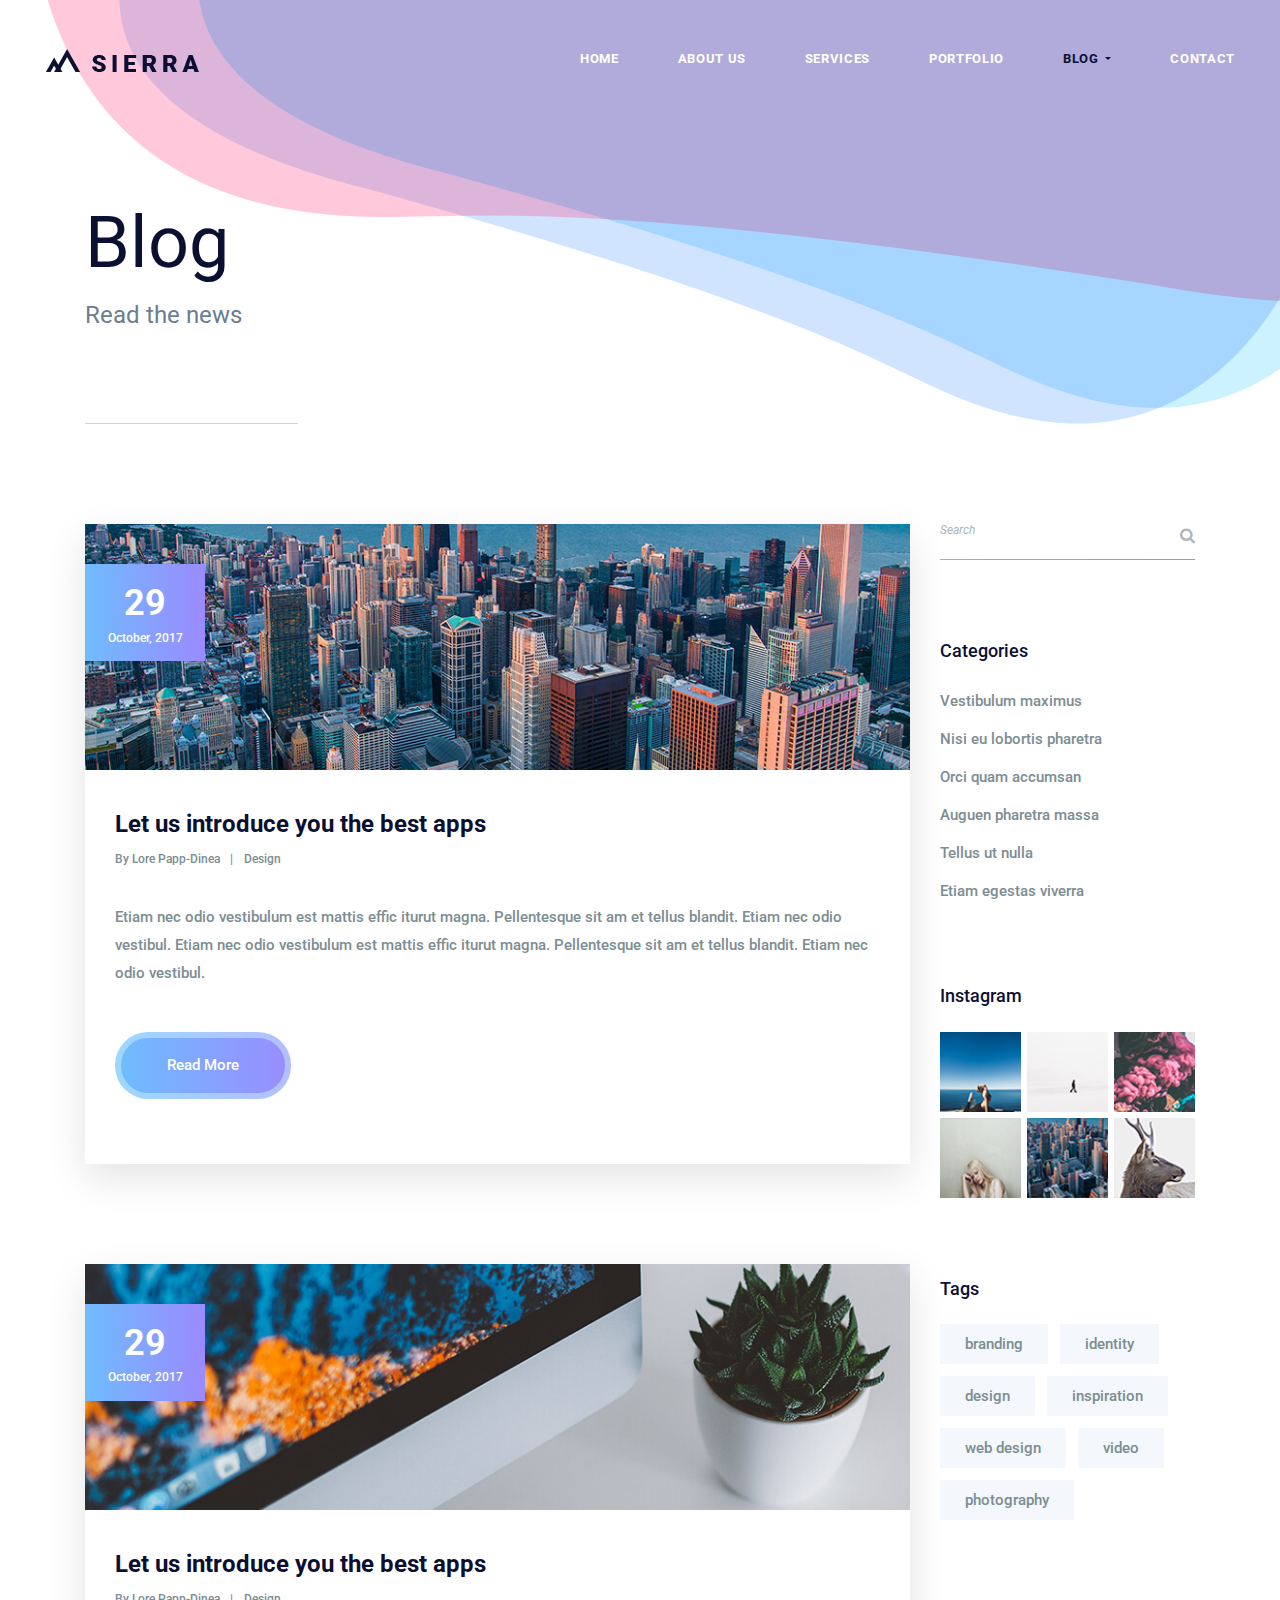
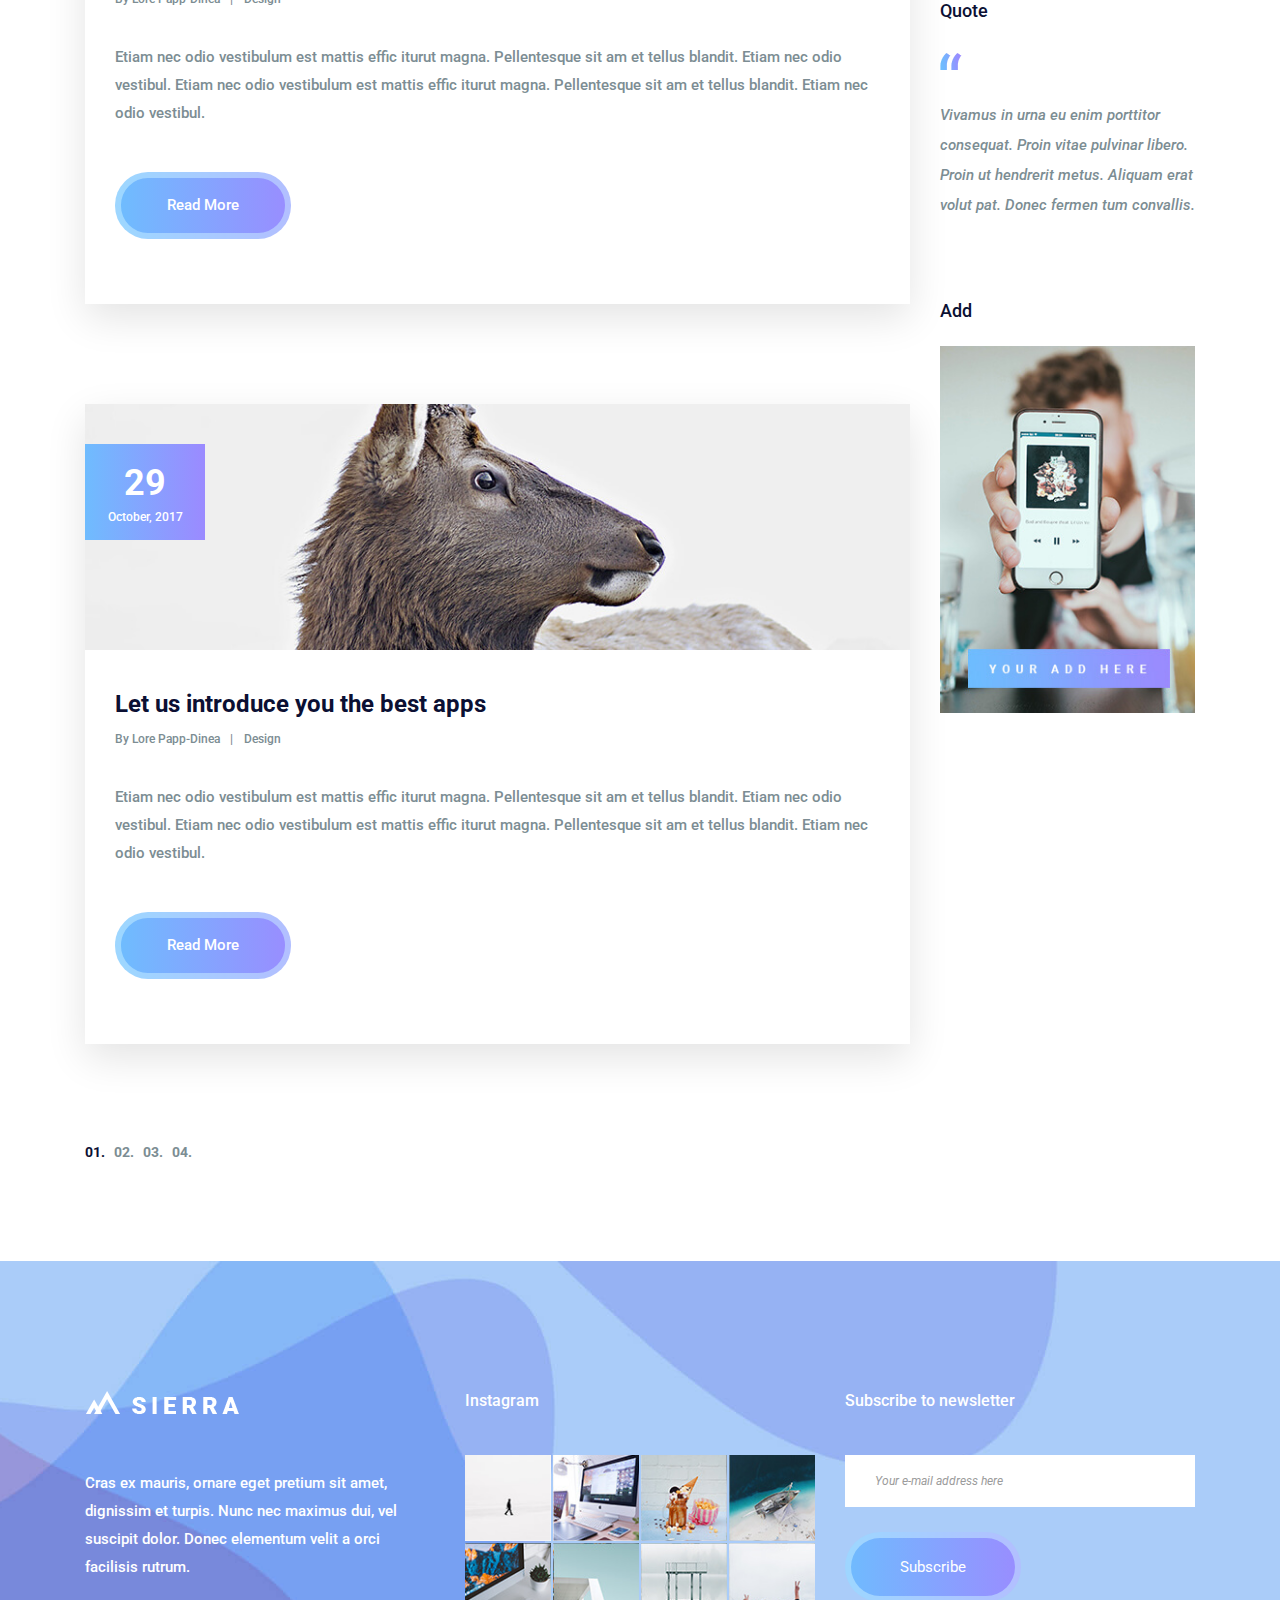
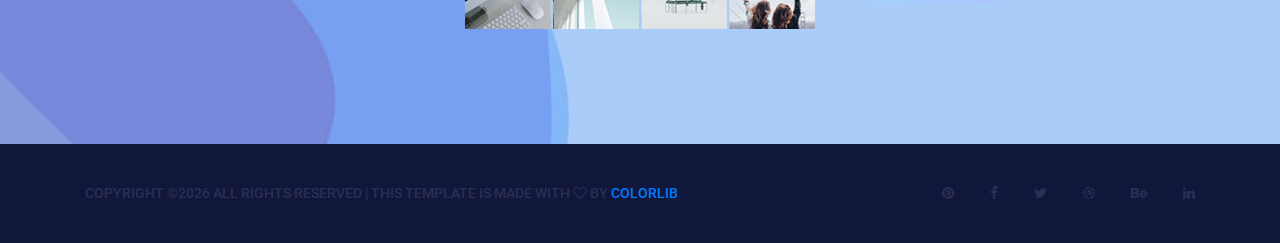
<file: blog.html>
<!DOCTYPE html>
<html lang="en">
    <head>
        <meta charset="utf-8">
        <meta http-equiv="X-UA-Compatible" content="IE=edge">
        <meta name="viewport" content="width=device-width, initial-scale=1">
        
        <link rel="icon" href="img/fav-icon.png" type="image/x-icon" />
        <!-- The above 3 meta tags *must* come first in the head; any other head content must come *after* these tags -->
        <title>Sierra</title>

        <!-- Icon css link -->
        <link href="css/font-awesome.min.css" rel="stylesheet">
        <!-- Bootstrap -->
        <link href="css/bootstrap.min.css" rel="stylesheet">
        
        <!-- Rev slider css -->
        <link href="vendors/revolution/css/settings.css" rel="stylesheet">
        <link href="vendors/revolution/css/layers.css" rel="stylesheet">
        <link href="vendors/revolution/css/navigation.css" rel="stylesheet">
        
        <!-- Extra plugin css -->
        <link href="vendors/owl-carousel/owl.carousel.min.css" rel="stylesheet">
        <link href="vendors/magnify-popup/magnific-popup.css" rel="stylesheet">
        
        
        <link href="css/style.css" rel="stylesheet">
        <link href="css/responsive.css" rel="stylesheet">

        <!-- HTML5 shim and Respond.js for IE8 support of HTML5 elements and media queries -->
        <!-- WARNING: Respond.js doesn't work if you view the page via file:// -->
        <!--[if lt IE 9]>
        <script src="https://oss.maxcdn.com/html5shiv/3.7.3/html5shiv.min.js"></script>
        <script src="https://oss.maxcdn.com/respond/1.4.2/respond.min.js"></script>
        <![endif]-->
    </head>
    <body>
        
        <!--================Header Menu Area =================-->
        <header class="main_menu_area">
            <nav class="navbar navbar-expand-lg navbar-light bg-light">
                <a class="navbar-brand" href="#"><img src="img/logo.png" alt=""></a>
                <button class="navbar-toggler" type="button" data-toggle="collapse" data-target="#navbarSupportedContent" aria-controls="navbarSupportedContent" aria-expanded="false" aria-label="Toggle navigation">
                    <span></span>
                    <span></span>
                    <span></span>
                </button>

                <div class="collapse navbar-collapse" id="navbarSupportedContent">
                    <ul class="navbar-nav">
                        <li class="nav-item"><a class="nav-link" href="index.html">Home</a></li>
                        <li class="nav-item"><a class="nav-link" href="about-us.html">About Us</a></li>
                        <li class="nav-item"><a class="nav-link" href="service.html">Services</a></li>
                        <li class="nav-item"><a class="nav-link" href="portfolio.html">Portfolio</a></li>
                        <li class="nav-item dropdown submenu active">
                            <a class="nav-link dropdown-toggle" href="#" id="navbarDropdown" role="button" data-toggle="dropdown" aria-haspopup="true" aria-expanded="false">
                            Blog
                            </a>
                            <ul class="dropdown-menu" aria-labelledby="navbarDropdown">
                                <li class="nav-item"><a class="nav-link" href="blog.html">Blog</a></li>
                                <li class="nav-item"><a class="nav-link" href="single-blog.html">Blog Details</a></li>
                                <li class="nav-item"><a class="nav-link" href="elements.html">Elements</a></li>
                            </ul>
                        </li>
                        <li class="nav-item"><a class="nav-link" href="contact.html">Contact</a></li>
                    </ul>
                </div>
            </nav>
        </header>
        <!--================End Header Menu Area =================-->
        
        <!--================Banner Area =================-->
        <section class="banner_area">
            <div class="container">
                <div class="banner_inner_text">
                    <h2>Blog</h2>
                    <p>Read the news</p>
                </div>
            </div>
        </section>
        <!--================End Banner Area =================-->
        
        <!--================Blog Main Area =================-->
        <section class="blog_main_area p_100">
            <div class="container">
                <div class="row">
                    <div class="col-lg-9">
                        <div class="blog_main_inner">
                            <div class="blog_main_item">
                                <div class="blog_img">
                                    <img class="img-fluid" src="img/blog/blog-1.jpg" alt="">
                                    <div class="blog_date">
                                        <h4>29</h4>
                                        <h5>October, 2017</h5>
                                    </div>
                                </div>
                                <div class="blog_text">
                                    <a href="#"><h4>Let us introduce you the best apps</h4></a>
                                    <div class="blog_author">
                                        <a href="#">By Lore Papp-Dinea</a>
                                        <a href="#">Design</a>
                                    </div>
                                    <p>Etiam nec odio vestibulum est mattis effic iturut magna. Pellentesque sit am et tellus blandit. Etiam nec odio vestibul. Etiam nec odio vestibulum est mattis effic iturut magna. Pellentesque sit am et tellus blandit. Etiam nec odio vestibul. </p>
                                    <a class="more_btn" href="#">Read More</a>
                                </div>
                            </div>
                            <div class="blog_main_item">
                                <div class="blog_img">
                                    <img class="img-fluid" src="img/blog/blog-2.jpg" alt="">
                                    <div class="blog_date">
                                        <h4>29</h4>
                                        <h5>October, 2017</h5>
                                    </div>
                                </div>
                                <div class="blog_text">
                                    <a href="#"><h4>Let us introduce you the best apps</h4></a>
                                    <div class="blog_author">
                                        <a href="#">By Lore Papp-Dinea</a>
                                        <a href="#">Design</a>
                                    </div>
                                    <p>Etiam nec odio vestibulum est mattis effic iturut magna. Pellentesque sit am et tellus blandit. Etiam nec odio vestibul. Etiam nec odio vestibulum est mattis effic iturut magna. Pellentesque sit am et tellus blandit. Etiam nec odio vestibul. </p>
                                    <a class="more_btn" href="#">Read More</a>
                                </div>
                            </div>
                            <div class="blog_main_item">
                                <div class="blog_img">
                                    <img class="img-fluid" src="img/blog/blog-3.jpg" alt="">
                                    <div class="blog_date">
                                        <h4>29</h4>
                                        <h5>October, 2017</h5>
                                    </div>
                                </div>
                                <div class="blog_text">
                                    <a href="#"><h4>Let us introduce you the best apps</h4></a>
                                    <div class="blog_author">
                                        <a href="#">By Lore Papp-Dinea</a>
                                        <a href="#">Design</a>
                                    </div>
                                    <p>Etiam nec odio vestibulum est mattis effic iturut magna. Pellentesque sit am et tellus blandit. Etiam nec odio vestibul. Etiam nec odio vestibulum est mattis effic iturut magna. Pellentesque sit am et tellus blandit. Etiam nec odio vestibul. </p>
                                    <a class="more_btn" href="#">Read More</a>
                                </div>
                            </div>
                        </div>
                    </div>
                    <div class="col-lg-3">
                        <div class="blog_right_sidebar">
                            <aside class="r_widget search_widget">
                                <div class="input-group">
                                    <input type="text" class="form-control" placeholder="Search" aria-label="Search">
                                    <span class="input-group-btn">
                                        <button class="btn btn-secondary" type="button"><i class="fa fa-search"></i></button>
                                    </span>
                                </div>
                            </aside>
                            <aside class="r_widget categories_widget">
                                <div class="r_w_title">
                                    <h3>Categories</h3>
                                </div>
                                <ul>
                                    <li><a href="#">Vestibulum maximus</a></li>
                                    <li><a href="#">Nisi eu lobortis pharetra</a></li>
                                    <li><a href="#">Orci quam accumsan</a></li>
                                    <li><a href="#">Auguen pharetra massa</a></li>
                                    <li><a href="#">Tellus ut nulla</a></li>
                                    <li><a href="#"> Etiam egestas viverra </a></li>
                                </ul>
                            </aside>
                            <aside class="r_widget insta_widget">
                                <div class="r_w_title">
                                    <h3>Instagram</h3>
                                </div>
                                <ul>
                                    <li><a href="https://www.instagram.com/?hl=en">
                                        <img class="img-fluid" src="img/instagram/right-instagram/r-in-1.jpg" alt="">
                                    </a></li>
                                    <li><a href="https://www.instagram.com/?hl=en">
                                        <img class="img-fluid" src="img/instagram/right-instagram/r-in-2.jpg" alt="">
                                    </a></li>
                                    <li><a href="https://www.instagram.com/?hl=en">
                                        <img class="img-fluid" src="img/instagram/right-instagram/r-in-3.jpg" alt="">
                                    </a></li>
                                    <li><a href="https://www.instagram.com/?hl=en">
                                        <img class="img-fluid" src="img/instagram/right-instagram/r-in-4.jpg" alt="">
                                    </a></li>
                                    <li><a href="https://www.instagram.com/?hl=en">
                                        <img class="img-fluid" src="img/instagram/right-instagram/r-in-5.jpg" alt="">
                                    </a></li>
                                    <li><a href="https://www.instagram.com/?hl=en">
                                        <img class="img-fluid" src="img/instagram/right-instagram/r-in-6.jpg" alt="">
                                    </a></li>
                                </ul>
                            </aside>
                            <aside class="r_widget tag_widget">
                                <div class="r_w_title">
                                    <h3>Tags</h3>
                                </div>
                                <ul>
                                    <li><a href="#">branding</a></li>
                                    <li><a href="#">identity</a></li>
                                    <li><a href="#">design</a></li>
                                    <li><a href="#">inspiration</a></li>
                                    <li><a href="#">web design</a></li>
                                    <li><a href="#">video</a></li>
                                    <li><a href="#">photography</a></li>
                                </ul>
                            </aside>
                            <aside class="r_widget quote_widget">
                                <div class="r_w_title">
                                    <h3>Quote</h3>
                                </div>
                                <img src="img/icon/quote-icon.png" alt="">
                                <p>Vivamus in urna eu enim porttitor consequat. Proin vitae pulvinar libero. Proin ut hendrerit metus. Aliquam erat volut pat. Donec fermen tum convallis.</p>
                            </aside>
                            <aside class="r_widget add_widget">
                                <div class="r_w_title">
                                    <h3>Add</h3>
                                </div>
                                <img class="img-fluid" src="img/add.jpg" alt="">
                            </aside>
                        </div>
                    </div>
                </div>
                <nav aria-label="Page navigation example" class="pagination_area">
                    <ul class="pagination">
                        <li class="page-item active"><a class="page-link" href="#">01.</a></li>
                        <li class="page-item"><a class="page-link" href="#">02.</a></li>
                        <li class="page-item"><a class="page-link" href="#">03.</a></li>
                        <li class="page-item"><a class="page-link" href="#">04.</a></li>
                    </ul>
                </nav>
            </div>
        </section>
        <!--================End Blog Main Area =================-->
        
        <!--================Footer Area =================-->
        <footer class="footr_area">
            <div class="footer_widget_area">
                <div class="container">
                    <div class="row footer_widget_inner">
                        <div class="col-lg-4 col-sm-6">
                            <aside class="f_widget f_about_widget">
                                <img src="img/footer-logo.png" alt="">
                                <p>Cras ex mauris, ornare eget pretium sit amet, dignissim et turpis. Nunc nec maximus dui, vel suscipit dolor. Donec elementum velit a orci facilisis rutrum.</p>
                            </aside>
                        </div>
                        <div class="col-lg-4 col-sm-6">
                            <aside class="f_widget f_insta_widget">
                                <div class="f_title">
                                    <h3>Instagram</h3>
                                </div>
                                <ul>
                                    <li><a href="#"><img src="img/instagram/ins-1.jpg" alt=""></a></li>
                                    <li><a href="#"><img src="img/instagram/ins-2.jpg" alt=""></a></li>
                                    <li><a href="#"><img src="img/instagram/ins-3.jpg" alt=""></a></li>
                                    <li><a href="#"><img src="img/instagram/ins-4.jpg" alt=""></a></li>
                                    <li><a href="#"><img src="img/instagram/ins-5.jpg" alt=""></a></li>
                                    <li><a href="#"><img src="img/instagram/ins-6.jpg" alt=""></a></li>
                                    <li><a href="#"><img src="img/instagram/ins-7.jpg" alt=""></a></li>
                                    <li><a href="#"><img src="img/instagram/ins-8.jpg" alt=""></a></li>
                                </ul>
                            </aside>
                        </div>
                        <div class="col-lg-4 col-sm-6">
                            <aside class="f_widget f_subs_widget">
                                <div class="f_title">
                                    <h3>Subscribe to newsletter</h3>
                                </div>
                                <div class="input-group">
                                    <input type="text" class="form-control" placeholder="Your e-mail address here" aria-label="Your e-mail address here">
                                    <span class="input-group-btn">
                                        <button class="btn btn-secondary submit_btn" type="button">Subscribe</button>
                                    </span>
                                </div>
                            </aside>
                        </div>
                    </div>
                </div>
            </div>
            <div class="footer_copyright">
                <div class="container">
                    <div class="float-sm-left">
                        <h5><!-- Link back to Colorlib can't be removed. Template is licensed under CC BY 3.0. -->
Copyright &copy;<script>document.write(new Date().getFullYear());</script> All rights reserved | This template is made with <i class="fa fa-heart-o" aria-hidden="true"></i> by <a href="https://colorlib.com" target="_blank">Colorlib</a>
<!-- Link back to Colorlib can't be removed. Template is licensed under CC BY 3.0. --></h5>
                    </div>
                    <div class="float-sm-right">
                        <ul>
                            <li><a href="#"><i class="fa fa-pinterest"></i></a></li>
                            <li><a href="#"><i class="fa fa-facebook"></i></a></li>
                            <li><a href="#"><i class="fa fa-twitter"></i></a></li>
                            <li><a href="#"><i class="fa fa-dribbble"></i></a></li>
                            <li><a href="#"><i class="fa fa-behance"></i></a></li>
                            <li><a href="#"><i class="fa fa-linkedin"></i></a></li>
                        </ul>
                    </div>
                </div>
            </div>
        </footer>
        <!--================End Footer Area =================-->
        
        
        
        
        <!-- jQuery (necessary for Bootstrap's JavaScript plugins) -->
        <script src="js/jquery-3.2.1.min.js"></script>
        <!-- Include all compiled plugins (below), or include individual files as needed -->
        <script src="js/popper.min.js"></script>
        <script src="js/bootstrap.min.js"></script>
        <!-- Rev slider js -->
        <script src="vendors/revolution/js/jquery.themepunch.tools.min.js"></script>
        <script src="vendors/revolution/js/jquery.themepunch.revolution.min.js"></script>
        <script src="vendors/revolution/js/extensions/revolution.extension.actions.min.js"></script>
        <script src="vendors/revolution/js/extensions/revolution.extension.video.min.js"></script>
        <script src="vendors/revolution/js/extensions/revolution.extension.slideanims.min.js"></script>
        <script src="vendors/revolution/js/extensions/revolution.extension.layeranimation.min.js"></script>
        <script src="vendors/revolution/js/extensions/revolution.extension.navigation.min.js"></script>
        <script src="vendors/revolution/js/extensions/revolution.extension.slideanims.min.js"></script>
        <!-- Extra plugin css -->
        <script src="vendors/counterup/jquery.waypoints.min.js"></script>
        <script src="vendors/counterup/jquery.counterup.min.js"></script> 
        <script src="vendors/counterup/apear.js"></script>
        <script src="vendors/counterup/countto.js"></script>
        <script src="vendors/owl-carousel/owl.carousel.min.js"></script>
        <script src="vendors/magnify-popup/jquery.magnific-popup.min.js"></script>
        <script src="js/smoothscroll.js"></script>
        <script src="vendors/circle-bar/circle-progress.min.js"></script>
        <script src="vendors/circle-bar/plugins.js"></script>
        <script src="vendors/isotope/imagesloaded.pkgd.min.js"></script>
        <script src="vendors/isotope/isotope.pkgd.min.js"></script>
        
        <script src="js/circle-active.js"></script>
        <script src="js/theme.js"></script>
    </body>
</html>
</file>
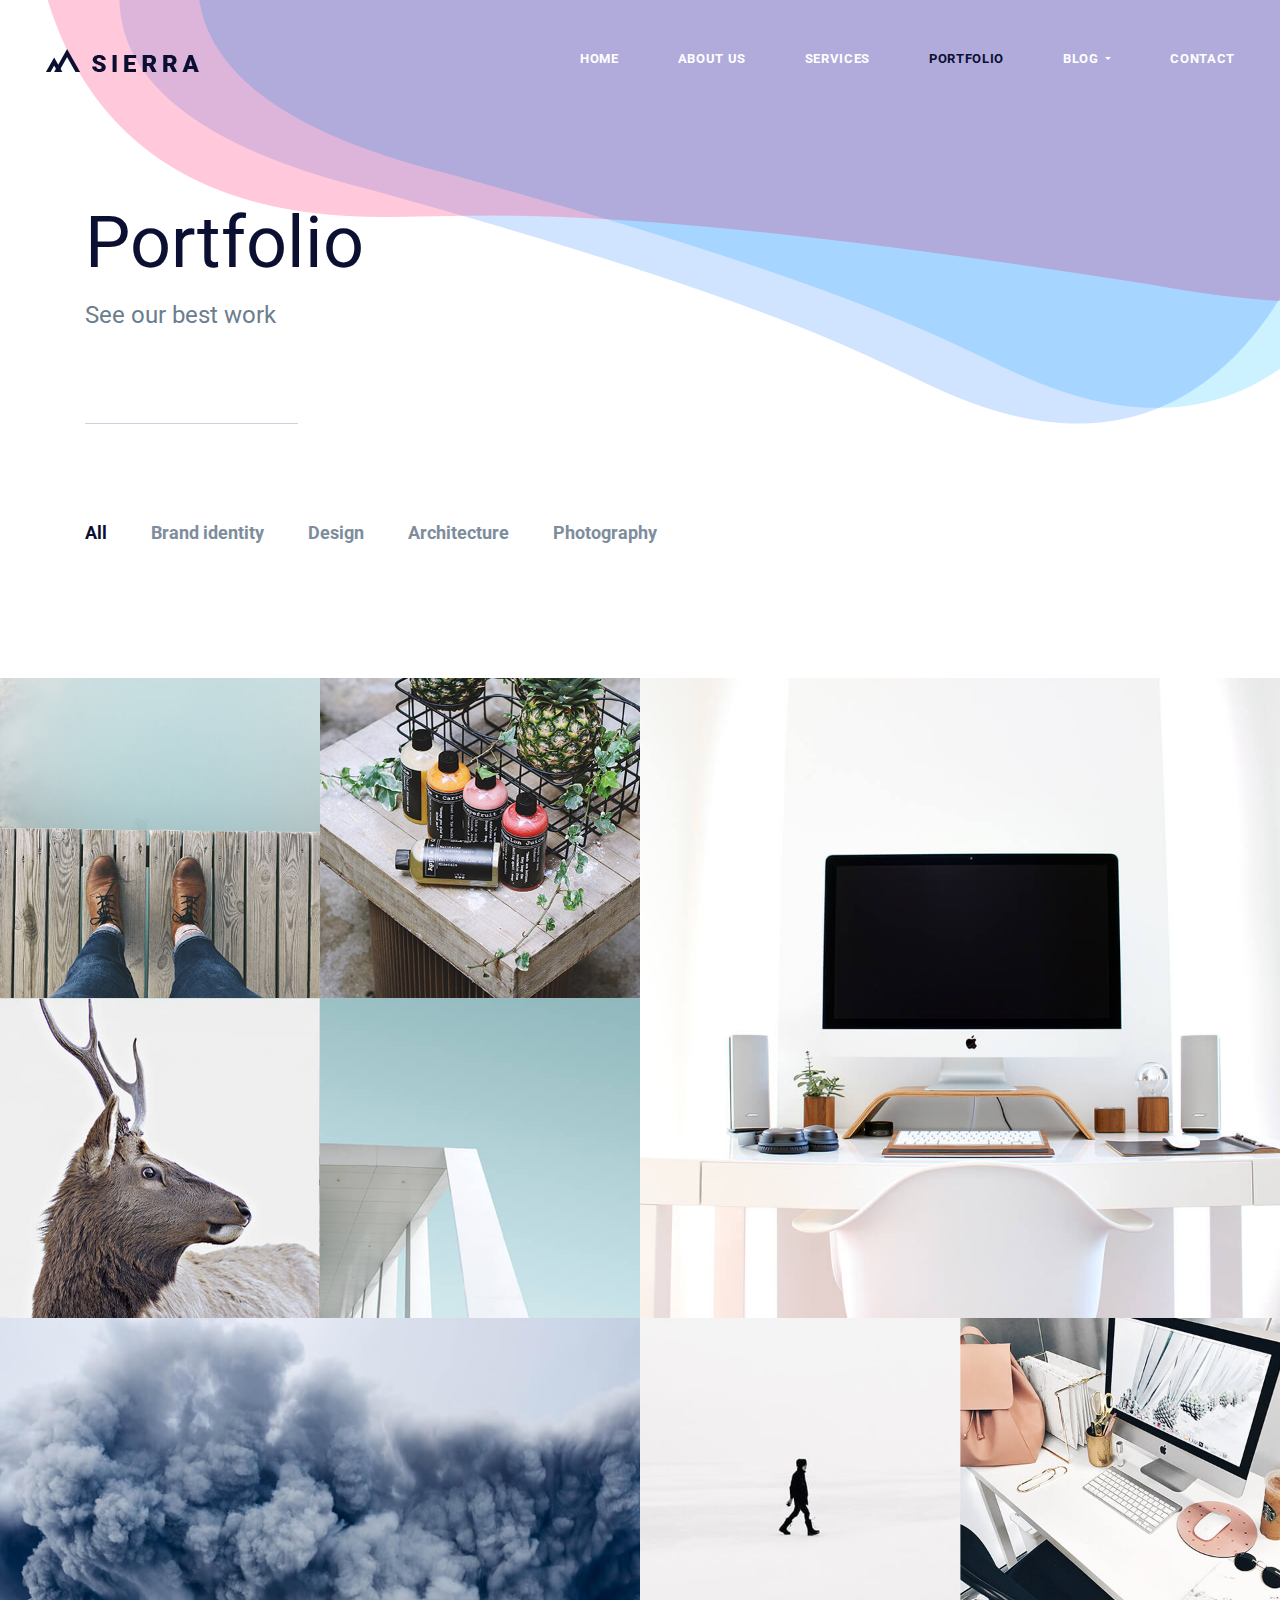
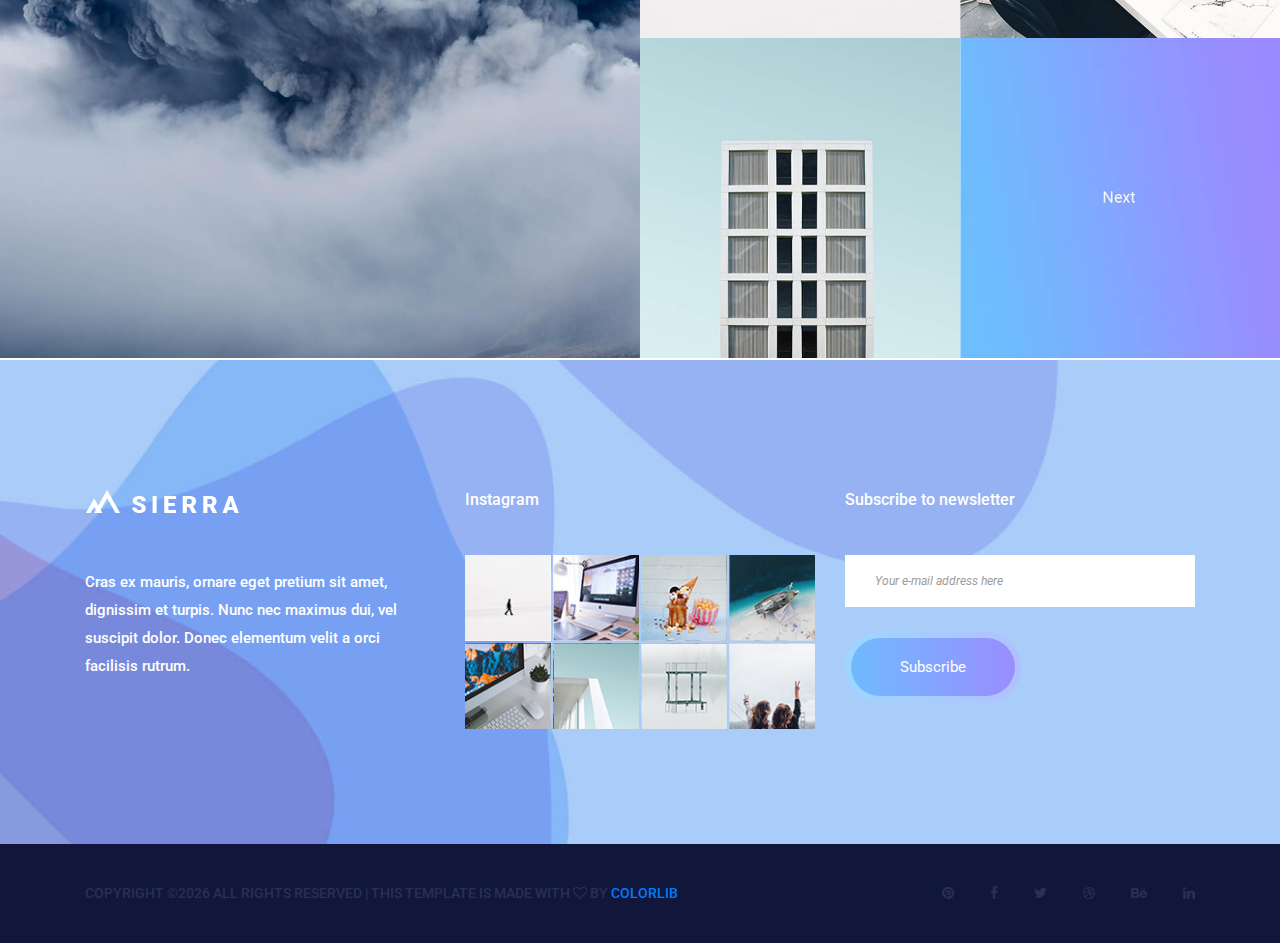
<file: portfolio.html>
<!DOCTYPE html>
<html lang="en">
    <head>
        <meta charset="utf-8">
        <meta http-equiv="X-UA-Compatible" content="IE=edge">
        <meta name="viewport" content="width=device-width, initial-scale=1">
        
        <link rel="icon" href="img/fav-icon.png" type="image/x-icon" />
        <!-- The above 3 meta tags *must* come first in the head; any other head content must come *after* these tags -->
        <title>Sierra</title>

        <!-- Icon css link -->
        <link href="css/font-awesome.min.css" rel="stylesheet">
        <!-- Bootstrap -->
        <link href="css/bootstrap.min.css" rel="stylesheet">
        
        <!-- Rev slider css -->
        <link href="vendors/revolution/css/settings.css" rel="stylesheet">
        <link href="vendors/revolution/css/layers.css" rel="stylesheet">
        <link href="vendors/revolution/css/navigation.css" rel="stylesheet">
        
        <!-- Extra plugin css -->
        <link href="vendors/owl-carousel/owl.carousel.min.css" rel="stylesheet">
        <link href="vendors/magnify-popup/magnific-popup.css" rel="stylesheet">
        
        
        <link href="css/style.css" rel="stylesheet">
        <link href="css/responsive.css" rel="stylesheet">

        <!-- HTML5 shim and Respond.js for IE8 support of HTML5 elements and media queries -->
        <!-- WARNING: Respond.js doesn't work if you view the page via file:// -->
        <!--[if lt IE 9]>
        <script src="https://oss.maxcdn.com/html5shiv/3.7.3/html5shiv.min.js"></script>
        <script src="https://oss.maxcdn.com/respond/1.4.2/respond.min.js"></script>
        <![endif]-->
    </head>
    <body>
        
        <!--================Header Menu Area =================-->
        <header class="main_menu_area">
            <nav class="navbar navbar-expand-lg navbar-light bg-light">
                <a class="navbar-brand" href="#"><img src="img/logo.png" alt=""></a>
                <button class="navbar-toggler" type="button" data-toggle="collapse" data-target="#navbarSupportedContent" aria-controls="navbarSupportedContent" aria-expanded="false" aria-label="Toggle navigation">
                    <span></span>
                    <span></span>
                    <span></span>
                </button>

                <div class="collapse navbar-collapse" id="navbarSupportedContent">
                    <ul class="navbar-nav">
                        <li class="nav-item"><a class="nav-link" href="index.html">Home</a></li>
                        <li class="nav-item"><a class="nav-link" href="about-us.html">About Us</a></li>
                        <li class="nav-item"><a class="nav-link" href="service.html">Services</a></li>
                        <li class="nav-item active"><a class="nav-link" href="portfolio.html">Portfolio</a></li>
                        <li class="nav-item dropdown submenu">
                            <a class="nav-link dropdown-toggle" href="#" id="navbarDropdown" role="button" data-toggle="dropdown" aria-haspopup="true" aria-expanded="false">
                            Blog
                            </a>
                            <ul class="dropdown-menu" aria-labelledby="navbarDropdown">
                                <li class="nav-item"><a class="nav-link" href="blog.html">Blog</a></li>
                                <li class="nav-item"><a class="nav-link" href="single-blog.html">Blog Details</a></li>
                                <li class="nav-item"><a class="nav-link" href="elements.html">Elements</a></li>
                            </ul>
                        </li>
                        <li class="nav-item"><a class="nav-link" href="contact.html">Contact</a></li>
                    </ul>
                </div>
            </nav>
        </header>
        <!--================End Header Menu Area =================-->
        
        <!--================Banner Area =================-->
        <section class="banner_area">
            <div class="container">
                <div class="banner_inner_text">
                    <h2>Portfolio</h2>
                    <p>See our best work</p>
                </div>
            </div>
        </section>
        <!--================End Banner Area =================-->
        
        <!--================Portfolio Area =================-->
        <section class="portfolio_area">
            <div class="container">
                <div class="portfolio_filter">
                    <ul>
                        <li class="active" data-filter="*"><a href="#">All</a></li>
                        <li data-filter=".brand"><a href="#">Brand identity</a></li>
                        <li data-filter=".design"><a href="#">Design</a></li>
                        <li data-filter=".arc"><a href="#">Architecture</a></li>
                        <li data-filter=".photo"><a href="#">Photography</a></li>
                    </ul>
                </div>
            </div>
            <div class="ms_portfolio_inner">
                <div class="ms_p_item wd_25 brand arc photo">
                    <img src="img/portfolio/ms-portfolio/ms-p-1.jpg" alt="">
                </div>
                <div class="ms_p_item wd_25 brand arc photo">
                    <img src="img/portfolio/ms-portfolio/ms-p-2.jpg" alt="">
                </div>
                <div class="ms_p_item wd_50 brand">
                    <img src="img/portfolio/ms-portfolio/ms-p-3.jpg" alt="">
                </div>
                <div class="ms_p_item wd_25 brand arc photo">
                    <img src="img/portfolio/ms-portfolio/ms-p-4.jpg" alt="">
                </div>
                <div class="ms_p_item wd_25 brand arc photo">
                    <img src="img/portfolio/ms-portfolio/ms-p-5.jpg" alt="">
                </div>
                <div class="ms_p_item wd_50">
                    <img src="img/portfolio/ms-portfolio/ms-p-6.jpg" alt="">
                </div>
                <div class="ms_p_item wd_25 design arc">
                    <img src="img/portfolio/ms-portfolio/ms-p-7.jpg" alt="">
                </div>
                <div class="ms_p_item wd_25 design arc">
                    <img src="img/portfolio/ms-portfolio/ms-p-8.jpg" alt="">
                </div>
                <div class="ms_p_item wd_25 design arc">
                    <img src="img/portfolio/ms-portfolio/ms-p-9.jpg" alt="">
                </div>
                <div class="ms_p_item wd_25 design arc">
                    <img src="img/portfolio/ms-portfolio/ms-p-10.jpg" alt="">
                </div>
            </div>
        </section>
        <!--================End Portfolio Area =================-->
        
        <!--================Footer Area =================-->
        <footer class="footr_area">
            <div class="footer_widget_area">
                <div class="container">
                    <div class="row footer_widget_inner">
                        <div class="col-lg-4 col-sm-6">
                            <aside class="f_widget f_about_widget">
                                <img src="img/footer-logo.png" alt="">
                                <p>Cras ex mauris, ornare eget pretium sit amet, dignissim et turpis. Nunc nec maximus dui, vel suscipit dolor. Donec elementum velit a orci facilisis rutrum.</p>
                            </aside>
                        </div>
                        <div class="col-lg-4 col-sm-6">
                            <aside class="f_widget f_insta_widget">
                                <div class="f_title">
                                    <h3>Instagram</h3>
                                </div>
                                <ul>
                                    <li><a href="#"><img src="img/instagram/ins-1.jpg" alt=""></a></li>
                                    <li><a href="#"><img src="img/instagram/ins-2.jpg" alt=""></a></li>
                                    <li><a href="#"><img src="img/instagram/ins-3.jpg" alt=""></a></li>
                                    <li><a href="#"><img src="img/instagram/ins-4.jpg" alt=""></a></li>
                                    <li><a href="#"><img src="img/instagram/ins-5.jpg" alt=""></a></li>
                                    <li><a href="#"><img src="img/instagram/ins-6.jpg" alt=""></a></li>
                                    <li><a href="#"><img src="img/instagram/ins-7.jpg" alt=""></a></li>
                                    <li><a href="#"><img src="img/instagram/ins-8.jpg" alt=""></a></li>
                                </ul>
                            </aside>
                        </div>
                        <div class="col-lg-4 col-sm-6">
                            <aside class="f_widget f_subs_widget">
                                <div class="f_title">
                                    <h3>Subscribe to newsletter</h3>
                                </div>
                                <div class="input-group">
                                    <input type="text" class="form-control" placeholder="Your e-mail address here" aria-label="Your e-mail address here">
                                    <span class="input-group-btn">
                                        <button class="btn btn-secondary submit_btn" type="button">Subscribe</button>
                                    </span>
                                </div>
                            </aside>
                        </div>
                    </div>
                </div>
            </div>
            <div class="footer_copyright">
                <div class="container">
                    <div class="float-sm-left">
                        <h5><!-- Link back to Colorlib can't be removed. Template is licensed under CC BY 3.0. -->
Copyright &copy;<script>document.write(new Date().getFullYear());</script> All rights reserved | This template is made with <i class="fa fa-heart-o" aria-hidden="true"></i> by <a href="https://colorlib.com" target="_blank">Colorlib</a>
<!-- Link back to Colorlib can't be removed. Template is licensed under CC BY 3.0. --></h5>
                    </div>
                    <div class="float-sm-right">
                        <ul>
                            <li><a href="#"><i class="fa fa-pinterest"></i></a></li>
                            <li><a href="#"><i class="fa fa-facebook"></i></a></li>
                            <li><a href="#"><i class="fa fa-twitter"></i></a></li>
                            <li><a href="#"><i class="fa fa-dribbble"></i></a></li>
                            <li><a href="#"><i class="fa fa-behance"></i></a></li>
                            <li><a href="#"><i class="fa fa-linkedin"></i></a></li>
                        </ul>
                    </div>
                </div>
            </div>
        </footer>
        <!--================End Footer Area =================-->
        
        
        
        
        <!-- jQuery (necessary for Bootstrap's JavaScript plugins) -->
        <script src="js/jquery-3.2.1.min.js"></script>
        <!-- Include all compiled plugins (below), or include individual files as needed -->
        <script src="js/popper.min.js"></script>
        <script src="js/bootstrap.min.js"></script>
        <!-- Rev slider js -->
        <script src="vendors/revolution/js/jquery.themepunch.tools.min.js"></script>
        <script src="vendors/revolution/js/jquery.themepunch.revolution.min.js"></script>
        <script src="vendors/revolution/js/extensions/revolution.extension.actions.min.js"></script>
        <script src="vendors/revolution/js/extensions/revolution.extension.video.min.js"></script>
        <script src="vendors/revolution/js/extensions/revolution.extension.slideanims.min.js"></script>
        <script src="vendors/revolution/js/extensions/revolution.extension.layeranimation.min.js"></script>
        <script src="vendors/revolution/js/extensions/revolution.extension.navigation.min.js"></script>
        <script src="vendors/revolution/js/extensions/revolution.extension.slideanims.min.js"></script>
        <!-- Extra plugin css -->
        <script src="vendors/counterup/jquery.waypoints.min.js"></script>
        <script src="vendors/counterup/jquery.counterup.min.js"></script> 
        <script src="vendors/counterup/apear.js"></script>
        <script src="vendors/counterup/countto.js"></script>
        <script src="vendors/owl-carousel/owl.carousel.min.js"></script>
        <script src="vendors/magnify-popup/jquery.magnific-popup.min.js"></script>
        <script src="js/smoothscroll.js"></script>
        <script src="vendors/circle-bar/circle-progress.min.js"></script>
        <script src="vendors/circle-bar/plugins.js"></script>
        <script src="vendors/isotope/imagesloaded.pkgd.min.js"></script>
        <script src="vendors/isotope/isotope.pkgd.min.js"></script>
        
        <script src="js/circle-active.js"></script>
        <script src="js/theme.js"></script>
    </body>
</html>
</file>
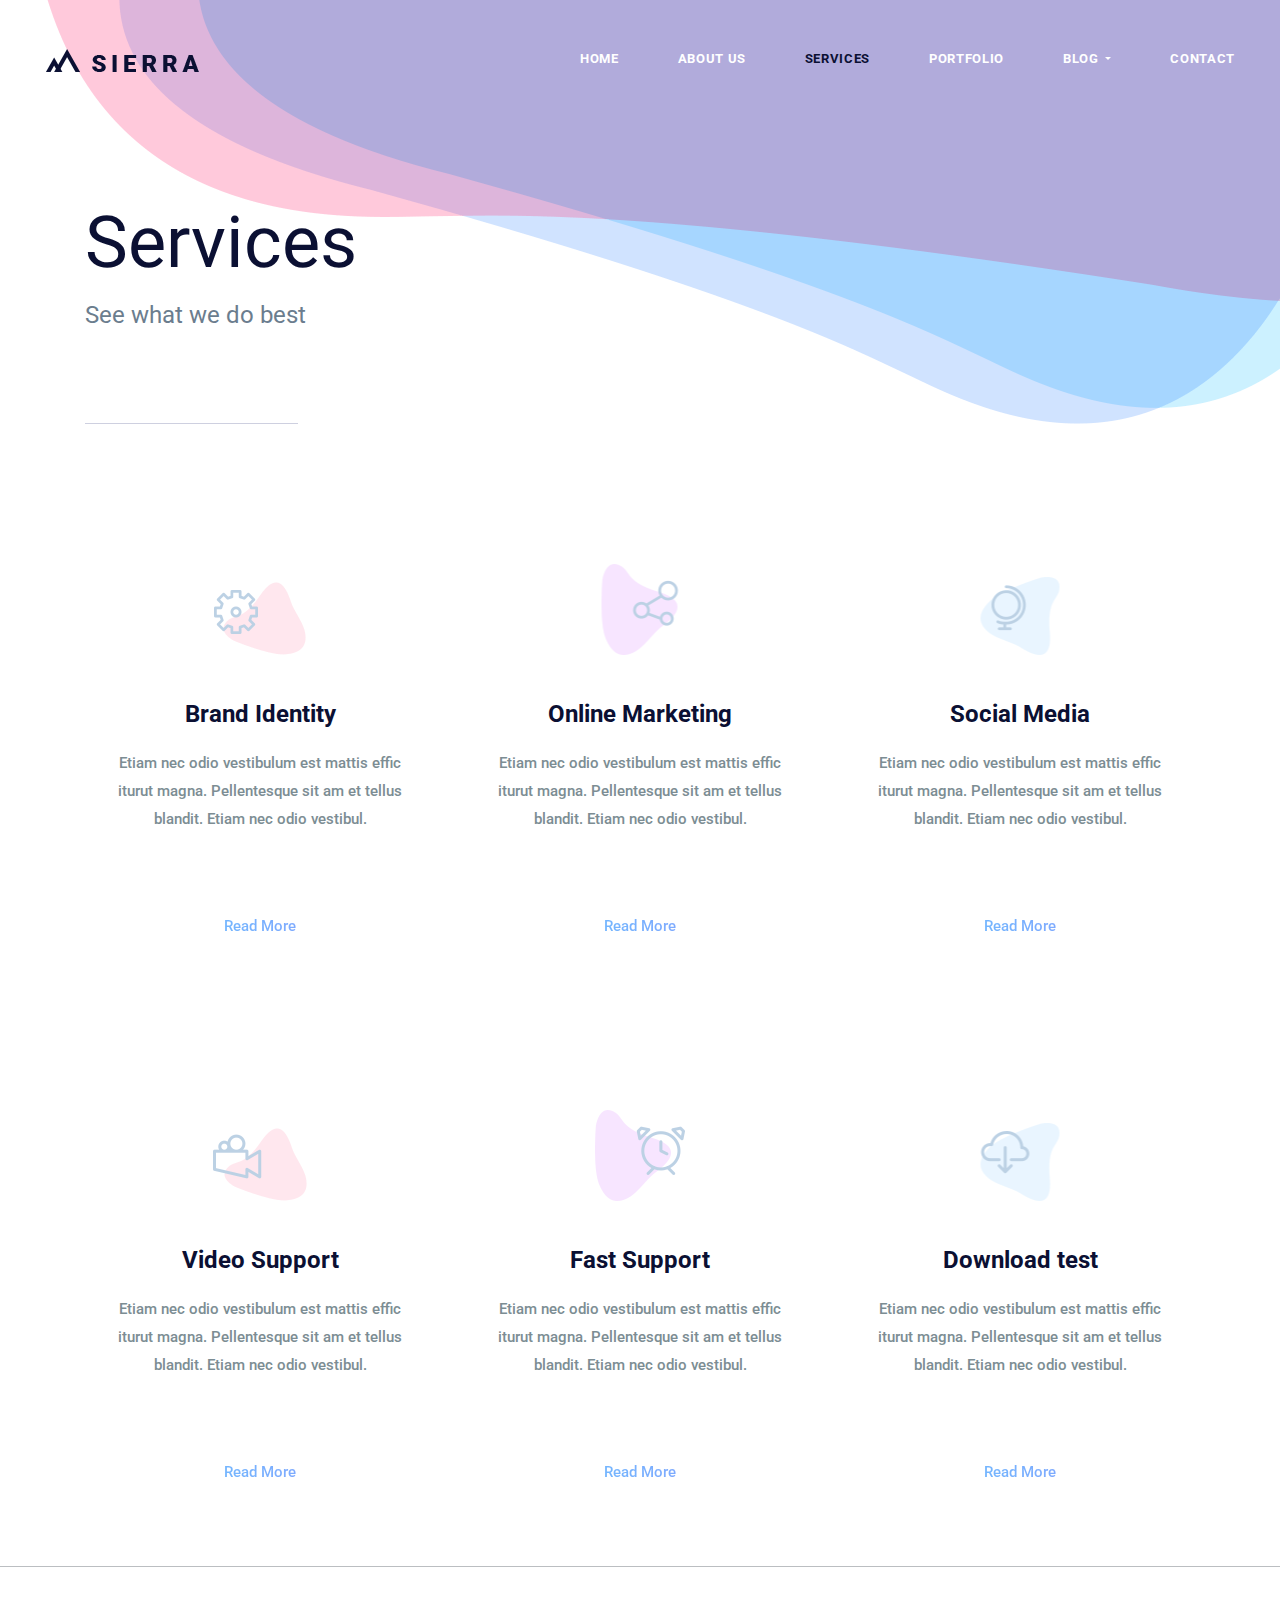
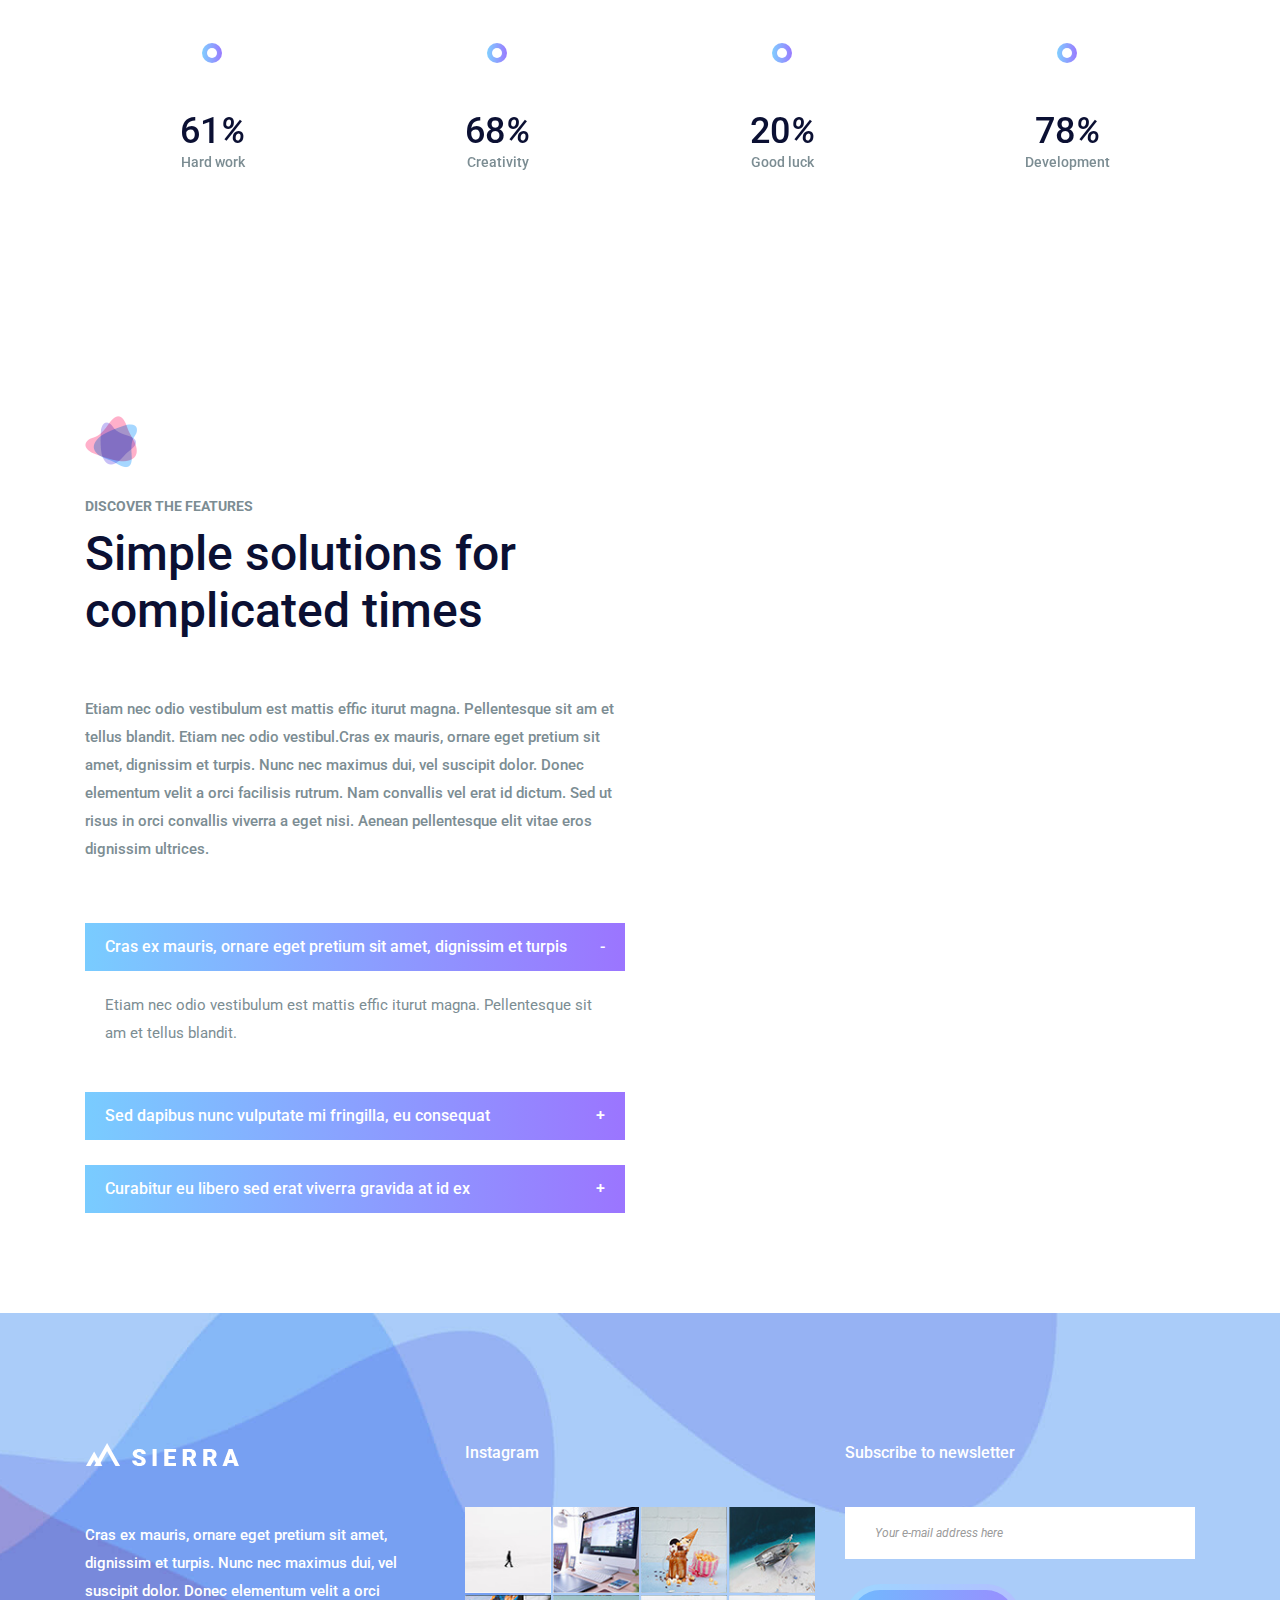
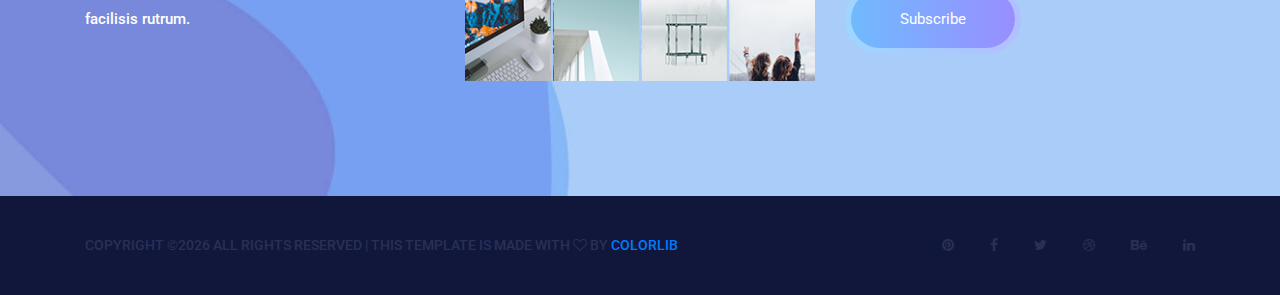
<file: service.html>
<!DOCTYPE html>
<html lang="en">
    <head>
        <meta charset="utf-8">
        <meta http-equiv="X-UA-Compatible" content="IE=edge">
        <meta name="viewport" content="width=device-width, initial-scale=1">
        
        <link rel="icon" href="img/fav-icon.png" type="image/x-icon" />
        <!-- The above 3 meta tags *must* come first in the head; any other head content must come *after* these tags -->
        <title>Sierra</title>

        <!-- Icon css link -->
        <link href="css/font-awesome.min.css" rel="stylesheet">
        <!-- Bootstrap -->
        <link href="css/bootstrap.min.css" rel="stylesheet">
        
        <!-- Rev slider css -->
        <link href="vendors/revolution/css/settings.css" rel="stylesheet">
        <link href="vendors/revolution/css/layers.css" rel="stylesheet">
        <link href="vendors/revolution/css/navigation.css" rel="stylesheet">
        
        <!-- Extra plugin css -->
        <link href="vendors/owl-carousel/owl.carousel.min.css" rel="stylesheet">
        <link href="vendors/magnify-popup/magnific-popup.css" rel="stylesheet">
        
        
        <link href="css/style.css" rel="stylesheet">
        <link href="css/responsive.css" rel="stylesheet">

        <!-- HTML5 shim and Respond.js for IE8 support of HTML5 elements and media queries -->
        <!-- WARNING: Respond.js doesn't work if you view the page via file:// -->
        <!--[if lt IE 9]>
        <script src="https://oss.maxcdn.com/html5shiv/3.7.3/html5shiv.min.js"></script>
        <script src="https://oss.maxcdn.com/respond/1.4.2/respond.min.js"></script>
        <![endif]-->
    </head>
    <body>
        
        <!--================Header Menu Area =================-->
        <header class="main_menu_area">
            <nav class="navbar navbar-expand-lg navbar-light bg-light">
                <a class="navbar-brand" href="#"><img src="img/logo.png" alt=""></a>
                <button class="navbar-toggler" type="button" data-toggle="collapse" data-target="#navbarSupportedContent" aria-controls="navbarSupportedContent" aria-expanded="false" aria-label="Toggle navigation">
                    <span></span>
                    <span></span>
                    <span></span>
                </button>

                <div class="collapse navbar-collapse" id="navbarSupportedContent">
                    <ul class="navbar-nav">
                        <li class="nav-item"><a class="nav-link" href="index.html">Home</a></li>
                        <li class="nav-item"><a class="nav-link" href="about-us.html">About Us</a></li>
                        <li class="nav-item active"><a class="nav-link" href="service.html">Services</a></li>
                        <li class="nav-item"><a class="nav-link" href="portfolio.html">Portfolio</a></li>
                        <li class="nav-item dropdown submenu">
                            <a class="nav-link dropdown-toggle" href="#" id="navbarDropdown" role="button" data-toggle="dropdown" aria-haspopup="true" aria-expanded="false">
                            Blog
                            </a>
                            <ul class="dropdown-menu" aria-labelledby="navbarDropdown">
                                <li class="nav-item"><a class="nav-link" href="blog.html">Blog</a></li>
                                <li class="nav-item"><a class="nav-link" href="single-blog.html">Blog Details</a></li>
                                <li class="nav-item"><a class="nav-link" href="elements.html">Elements</a></li>
                            </ul>
                        </li>
                        <li class="nav-item"><a class="nav-link" href="contact.html">Contact</a></li>
                    </ul>
                </div>
            </nav>
        </header>
        <!--================End Header Menu Area =================-->
        
        <!--================Banner Area =================-->
        <section class="banner_area">
            <div class="container">
                <div class="banner_inner_text">
                    <h2>Services</h2>
                    <p>See what we do best</p>
                </div>
            </div>
        </section>
        <!--================End Banner Area =================-->
        
        <!--================End Banner Area =================-->
        <section class="service_feature">
            <div class="container">
                <div class="row feature_inner">
                    <div class="col-lg-4 col-sm-6">
                        <div class="feature_item">
                            <div class="f_icon">
                                <img src="img/icon/f-icon-1.png" alt="">
                            </div>
                            <h4>Brand Identity</h4>
                            <p>Etiam nec odio vestibulum est mattis effic iturut magna. Pellentesque sit am et tellus blandit. Etiam nec odio vestibul. </p>
                            <a class="more_btn" href="#">Read More</a>
                        </div>
                    </div>
                    <div class="col-lg-4 col-sm-6">
                        <div class="feature_item">
                            <div class="f_icon">
                                <img src="img/icon/f-icon-2.png" alt="">
                            </div>
                            <h4>Online Marketing</h4>
                            <p>Etiam nec odio vestibulum est mattis effic iturut magna. Pellentesque sit am et tellus blandit. Etiam nec odio vestibul. </p>
                            <a class="more_btn" href="#">Read More</a>
                        </div>
                    </div>
                    <div class="col-lg-4 col-sm-6">
                        <div class="feature_item">
                            <div class="f_icon">
                                <img src="img/icon/f-icon-3.png" alt="">
                            </div>
                            <h4>Social Media</h4>
                            <p>Etiam nec odio vestibulum est mattis effic iturut magna. Pellentesque sit am et tellus blandit. Etiam nec odio vestibul. </p>
                            <a class="more_btn" href="#">Read More</a>
                        </div>
                    </div>
                    <div class="col-lg-4 col-sm-6">
                        <div class="feature_item">
                            <div class="f_icon">
                                <img src="img/icon/f-icon-4.png" alt="">
                            </div>
                            <h4>Video Support</h4>
                            <p>Etiam nec odio vestibulum est mattis effic iturut magna. Pellentesque sit am et tellus blandit. Etiam nec odio vestibul. </p>
                            <a class="more_btn" href="#">Read More</a>
                        </div>
                    </div>
                    <div class="col-lg-4 col-sm-6">
                        <div class="feature_item">
                            <div class="f_icon">
                                <img src="img/icon/f-icon-5.png" alt="">
                            </div>
                            <h4>Fast Support</h4>
                            <p>Etiam nec odio vestibulum est mattis effic iturut magna. Pellentesque sit am et tellus blandit. Etiam nec odio vestibul. </p>
                            <a class="more_btn" href="#">Read More</a>
                        </div>
                    </div>
                    <div class="col-lg-4 col-sm-6">
                        <div class="feature_item">
                            <div class="f_icon">
                                <img src="img/icon/f-icon-6.png" alt="">
                            </div>
                            <h4>Download test</h4>
                            <p>Etiam nec odio vestibulum est mattis effic iturut magna. Pellentesque sit am et tellus blandit. Etiam nec odio vestibul. </p>
                            <a class="more_btn" href="#">Read More</a>
                        </div>
                    </div>
                </div>
            </div>
        </section>
        <!--================End Banner Area =================-->
        
        <!--================Circle Chart Area =================-->
        <section class="circle_chart_area">
            <div class="container">
                <div class="row">
                    <div class="col-lg-3 col-sm-6">
                        <div class="circle_progress circular style-polygon" data-percentage="75" data-thickness="3" data-reverse="true" data-empty-fill="transparent" data-start-color="#987dff" data-end-color="#7acaff">
                            <div class="circle_progress_inner">
                                <strong></strong>
                                <span class="percentage"></span>
                                <h4>Hard work</h4>
                            </div> 
                        </div>
                    </div>
                    <div class="col-lg-3 col-sm-6">
                        <div class="circle_progress circular style-polygon" data-percentage="83" data-thickness="3" data-reverse="true" data-empty-fill="transparent" data-start-color="#987dff" data-end-color="#7acaff">
                            <div class="circle_progress_inner">
                                <strong></strong>
                                <span class="percentage"></span>
                                <h4>Creativity</h4>
                            </div> 
                        </div>
                    </div>
                    <div class="col-lg-3 col-sm-6">
                        <div class="circle_progress circular style-polygon" data-percentage="25" data-thickness="3" data-reverse="true" data-empty-fill="transparent" data-start-color="#987dff" data-end-color="#7acaff">
                            <div class="circle_progress_inner">
                                <strong></strong>
                                <span class="percentage"></span>
                                <h4>Good luck</h4>
                            </div> 
                        </div>
                    </div>
                    <div class="col-lg-3 col-sm-6">
                        <div class="circle_progress circular style-polygon" data-percentage="95" data-thickness="3" data-reverse="true" data-empty-fill="transparent" data-start-color="#987dff" data-end-color="#7acaff">
                            <div class="circle_progress_inner">
                                <strong></strong>
                                <span class="percentage"></span>
                                <h4>Development</h4>
                            </div> 
                        </div>
                    </div>
                </div>
            </div>
        </section>
        <!--================End Circle Chart Area =================-->
        
        <!--================Service Solution Area =================-->
        <section class="service_solution_area p_100">
            <div class="container">
                <div class="row s_solution_inner">
                    <div class="col-lg-6">
                        <div class="s_solution_item">
                            <div class="l_title">
                                <img src="img/icon/title-icon.png" alt="">
                                <h6>Discover the features</h6>
                                <h2>Simple solutions for complicated times</h2>
                            </div>
                            <p>Etiam nec odio vestibulum est mattis effic iturut magna. Pellentesque sit am et tellus blandit. Etiam nec odio vestibul.Cras ex mauris, ornare eget pretium sit amet, dignissim et turpis. Nunc nec maximus dui, vel suscipit dolor. Donec elementum velit a orci facilisis rutrum. Nam convallis vel erat id dictum. Sed ut risus in orci convallis viverra a eget nisi. Aenean pellentesque elit vitae eros dignissim ultrices. </p>
                            <div id="accordion" role="tablist" class="solution_collaps">
                                <div class="card">
                                    <div class="card-header" role="tab" id="headingOne">
                                        <h5 class="mb-0">
                                            <a data-toggle="collapse" href="#collapseOne" aria-expanded="true" aria-controls="collapseOne">
                                            Cras ex mauris, ornare eget pretium sit amet, dignissim et turpis
                                            <i class="minus">-</i>
                                            <i class="plus">+</i>
                                            </a>
                                        </h5>
                                    </div>

                                    <div id="collapseOne" class="collapse show" role="tabpanel" aria-labelledby="headingOne" data-parent="#accordion">
                                        <div class="card-body">
                                            <p>Etiam nec odio vestibulum est mattis effic iturut magna. Pellentesque sit am et tellus blandit. </p>
                                        </div>
                                    </div>
                                </div>
                                <div class="card">
                                    <div class="card-header" role="tab" id="headingTwo">
                                        <h5 class="mb-0">
                                            <a class="collapsed" data-toggle="collapse" href="#collapseTwo" aria-expanded="false" aria-controls="collapseTwo">
                                            Sed dapibus nunc vulputate mi fringilla, eu consequat
                                            <i class="minus">-</i>
                                            <i class="plus">+</i>
                                            </a>
                                        </h5>
                                    </div>
                                    <div id="collapseTwo" class="collapse" role="tabpanel" aria-labelledby="headingTwo" data-parent="#accordion">
                                        <div class="card-body">
                                            <p>Etiam nec odio vestibulum est mattis effic iturut magna. Pellentesque sit am et tellus blandit. </p>
                                        </div>
                                    </div>
                                </div>
                                <div class="card">
                                    <div class="card-header" role="tab" id="headingThree">
                                        <h5 class="mb-0">
                                            <a class="collapsed" data-toggle="collapse" href="#collapseThree" aria-expanded="false" aria-controls="collapseThree">
                                            Curabitur eu libero sed erat viverra gravida at id ex
                                            <i class="minus">-</i>
                                            <i class="plus">+</i>
                                            </a>
                                        </h5>
                                    </div>
                                    <div id="collapseThree" class="collapse" role="tabpanel" aria-labelledby="headingThree" data-parent="#accordion">
                                        <div class="card-body">
                                            <p>Etiam nec odio vestibulum est mattis effic iturut magna. Pellentesque sit am et tellus blandit. </p>
                                        </div>
                                    </div>
                                </div>
                            </div>
                        </div>
                    </div>
                </div>
            </div>
        </section>
        <!--================End Service Solution Area =================-->
        
        <!--================Footer Area =================-->
        <footer class="footr_area">
            <div class="footer_widget_area">
                <div class="container">
                    <div class="row footer_widget_inner">
                        <div class="col-lg-4 col-sm-6">
                            <aside class="f_widget f_about_widget">
                                <img src="img/footer-logo.png" alt="">
                                <p>Cras ex mauris, ornare eget pretium sit amet, dignissim et turpis. Nunc nec maximus dui, vel suscipit dolor. Donec elementum velit a orci facilisis rutrum.</p>
                            </aside>
                        </div>
                        <div class="col-lg-4 col-sm-6">
                            <aside class="f_widget f_insta_widget">
                                <div class="f_title">
                                    <h3>Instagram</h3>
                                </div>
                                <ul>
                                    <li><a href="#"><img src="img/instagram/ins-1.jpg" alt=""></a></li>
                                    <li><a href="#"><img src="img/instagram/ins-2.jpg" alt=""></a></li>
                                    <li><a href="#"><img src="img/instagram/ins-3.jpg" alt=""></a></li>
                                    <li><a href="#"><img src="img/instagram/ins-4.jpg" alt=""></a></li>
                                    <li><a href="#"><img src="img/instagram/ins-5.jpg" alt=""></a></li>
                                    <li><a href="#"><img src="img/instagram/ins-6.jpg" alt=""></a></li>
                                    <li><a href="#"><img src="img/instagram/ins-7.jpg" alt=""></a></li>
                                    <li><a href="#"><img src="img/instagram/ins-8.jpg" alt=""></a></li>
                                </ul>
                            </aside>
                        </div>
                        <div class="col-lg-4 col-sm-6">
                            <aside class="f_widget f_subs_widget">
                                <div class="f_title">
                                    <h3>Subscribe to newsletter</h3>
                                </div>
                                <div class="input-group">
                                    <input type="text" class="form-control" placeholder="Your e-mail address here" aria-label="Your e-mail address here">
                                    <span class="input-group-btn">
                                        <button class="btn btn-secondary submit_btn" type="button">Subscribe</button>
                                    </span>
                                </div>
                            </aside>
                        </div>
                    </div>
                </div>
            </div>
            <div class="footer_copyright">
                <div class="container">
                    <div class="float-sm-left">
                        <h5><!-- Link back to Colorlib can't be removed. Template is licensed under CC BY 3.0. -->
Copyright &copy;<script>document.write(new Date().getFullYear());</script> All rights reserved | This template is made with <i class="fa fa-heart-o" aria-hidden="true"></i> by <a href="https://colorlib.com" target="_blank">Colorlib</a>
<!-- Link back to Colorlib can't be removed. Template is licensed under CC BY 3.0. --></h5>
                    </div>
                    <div class="float-sm-right">
                        <ul>
                            <li><a href="#"><i class="fa fa-pinterest"></i></a></li>
                            <li><a href="#"><i class="fa fa-facebook"></i></a></li>
                            <li><a href="#"><i class="fa fa-twitter"></i></a></li>
                            <li><a href="#"><i class="fa fa-dribbble"></i></a></li>
                            <li><a href="#"><i class="fa fa-behance"></i></a></li>
                            <li><a href="#"><i class="fa fa-linkedin"></i></a></li>
                        </ul>
                    </div>
                </div>
            </div>
        </footer>
        <!--================End Footer Area =================-->
        
        
        
        
        <!-- jQuery (necessary for Bootstrap's JavaScript plugins) -->
        <script src="js/jquery-3.2.1.min.js"></script>
        <!-- Include all compiled plugins (below), or include individual files as needed -->
        <script src="js/popper.min.js"></script>
        <script src="js/bootstrap.min.js"></script>
        <!-- Rev slider js -->
        <script src="vendors/revolution/js/jquery.themepunch.tools.min.js"></script>
        <script src="vendors/revolution/js/jquery.themepunch.revolution.min.js"></script>
        <script src="vendors/revolution/js/extensions/revolution.extension.actions.min.js"></script>
        <script src="vendors/revolution/js/extensions/revolution.extension.video.min.js"></script>
        <script src="vendors/revolution/js/extensions/revolution.extension.slideanims.min.js"></script>
        <script src="vendors/revolution/js/extensions/revolution.extension.layeranimation.min.js"></script>
        <script src="vendors/revolution/js/extensions/revolution.extension.navigation.min.js"></script>
        <script src="vendors/revolution/js/extensions/revolution.extension.slideanims.min.js"></script>
        <!-- Extra plugin css -->
        <script src="vendors/counterup/jquery.waypoints.min.js"></script>
        <script src="vendors/counterup/jquery.counterup.min.js"></script> 
        <script src="vendors/counterup/apear.js"></script>
        <script src="vendors/counterup/countto.js"></script>
        <script src="vendors/owl-carousel/owl.carousel.min.js"></script>
        <script src="vendors/magnify-popup/jquery.magnific-popup.min.js"></script>
        <script src="js/smoothscroll.js"></script>
        <script src="vendors/circle-bar/circle-progress.min.js"></script>
        <script src="vendors/circle-bar/plugins.js"></script>
        
        <script src="js/circle-active.js"></script>
        <script src="js/theme.js"></script>
    </body>
</html>
</file>
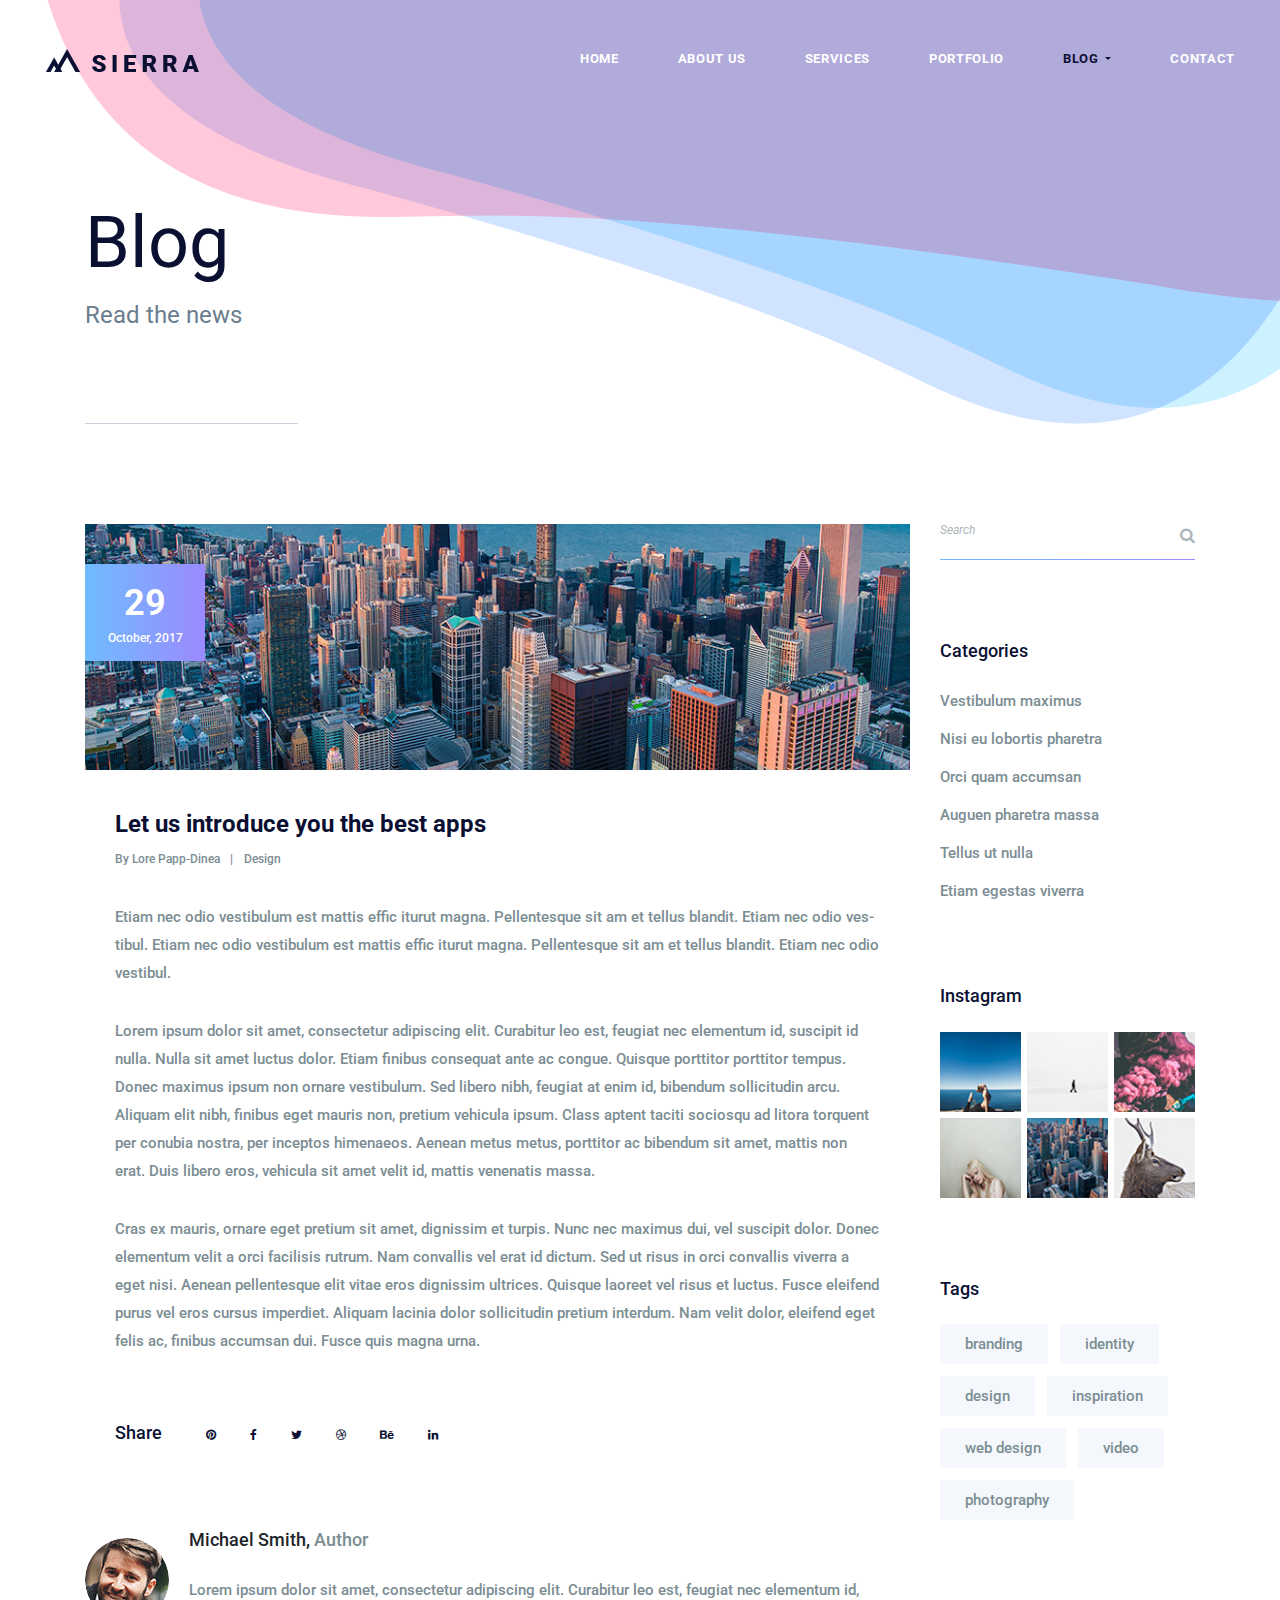
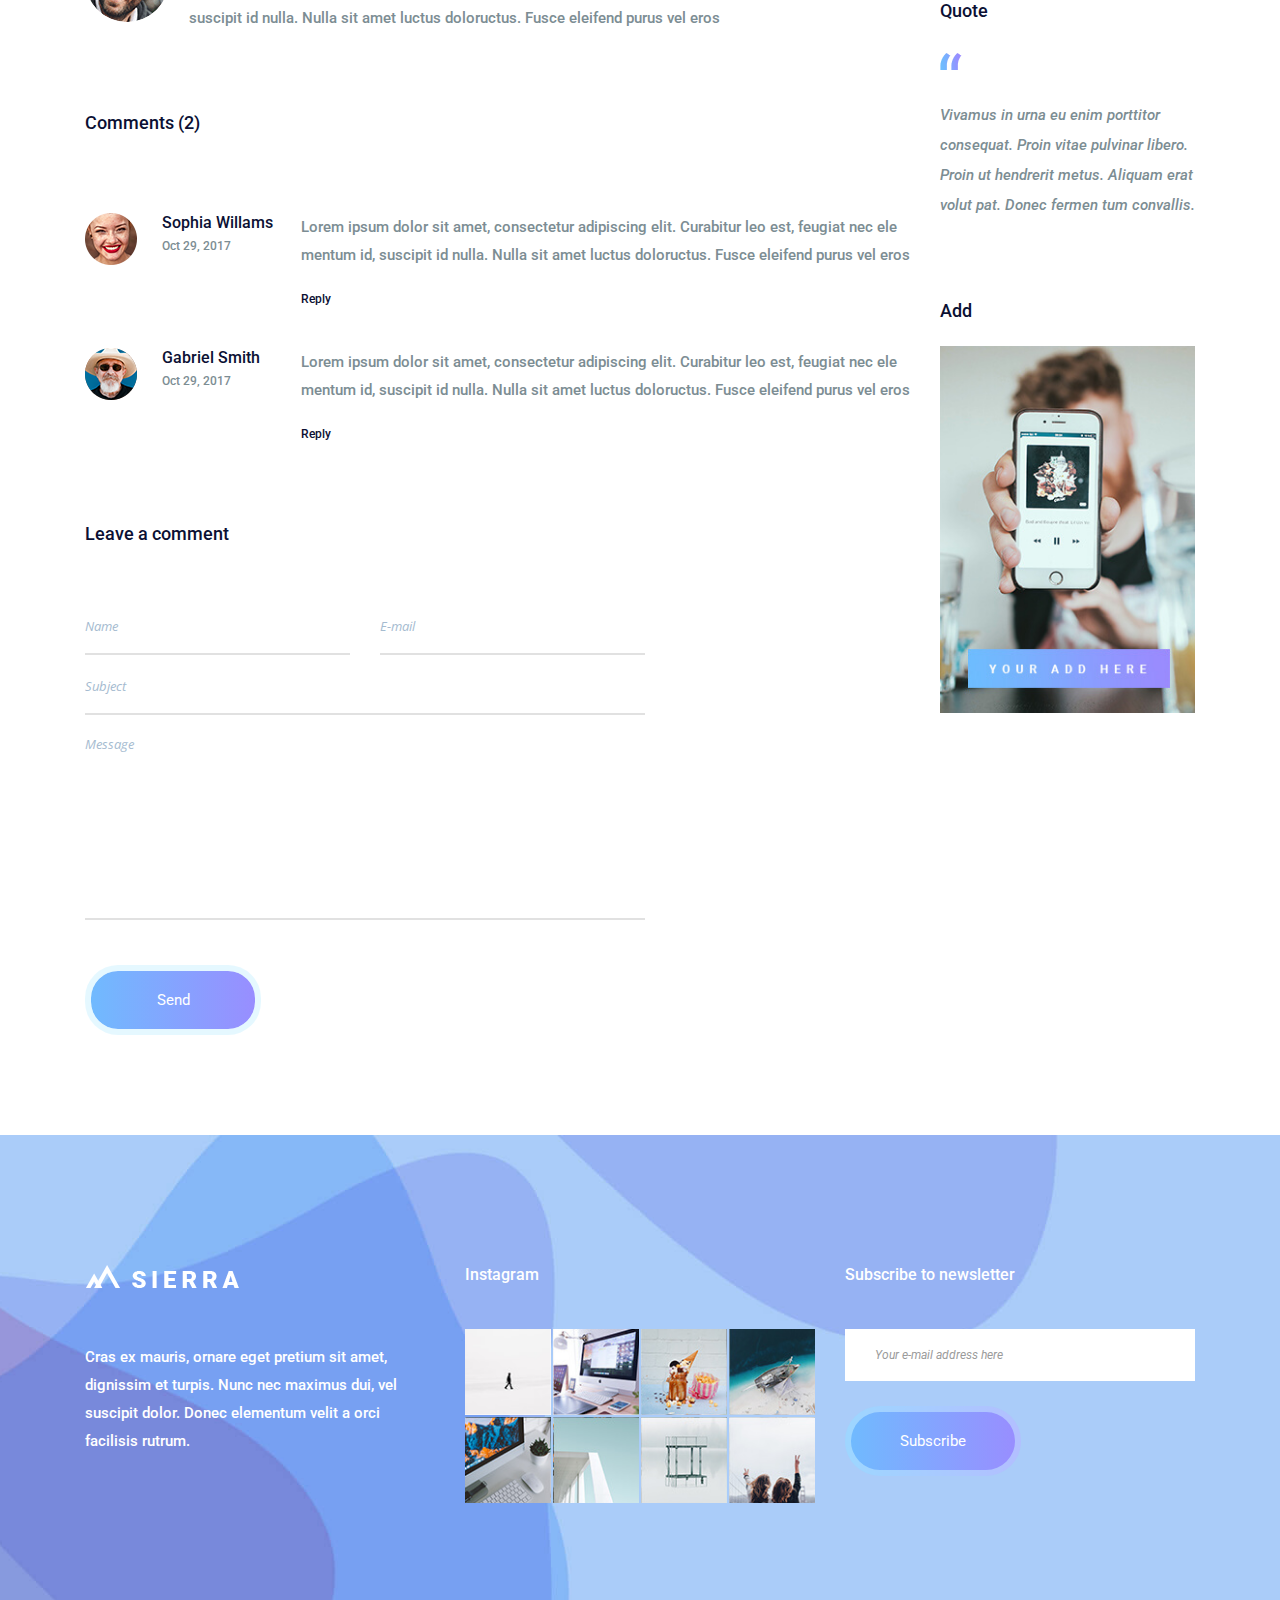
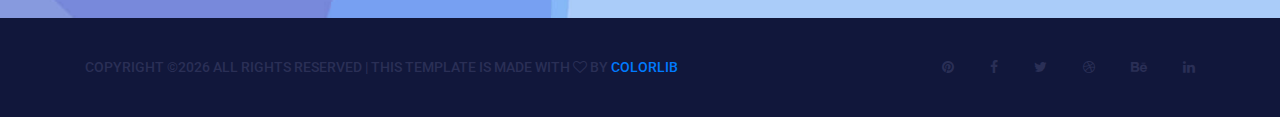
<file: single-blog.html>
<!DOCTYPE html>
<html lang="en">
    <head>
        <meta charset="utf-8">
        <meta http-equiv="X-UA-Compatible" content="IE=edge">
        <meta name="viewport" content="width=device-width, initial-scale=1">
        
        <link rel="icon" href="img/fav-icon.png" type="image/x-icon" />
        <!-- The above 3 meta tags *must* come first in the head; any other head content must come *after* these tags -->
        <title>Sierra</title>

        <!-- Icon css link -->
        <link href="css/font-awesome.min.css" rel="stylesheet">
        <!-- Bootstrap -->
        <link href="css/bootstrap.min.css" rel="stylesheet">
        
        <!-- Rev slider css -->
        <link href="vendors/revolution/css/settings.css" rel="stylesheet">
        <link href="vendors/revolution/css/layers.css" rel="stylesheet">
        <link href="vendors/revolution/css/navigation.css" rel="stylesheet">
        
        <!-- Extra plugin css -->
        <link href="vendors/owl-carousel/owl.carousel.min.css" rel="stylesheet">
        <link href="vendors/magnify-popup/magnific-popup.css" rel="stylesheet">
        
        
        <link href="css/style.css" rel="stylesheet">
        <link href="css/responsive.css" rel="stylesheet">

        <!-- HTML5 shim and Respond.js for IE8 support of HTML5 elements and media queries -->
        <!-- WARNING: Respond.js doesn't work if you view the page via file:// -->
        <!--[if lt IE 9]>
        <script src="https://oss.maxcdn.com/html5shiv/3.7.3/html5shiv.min.js"></script>
        <script src="https://oss.maxcdn.com/respond/1.4.2/respond.min.js"></script>
        <![endif]-->
    </head>
    <body>
        
        <!--================Header Menu Area =================-->
        <header class="main_menu_area">
            <nav class="navbar navbar-expand-lg navbar-light bg-light">
                <a class="navbar-brand" href="#"><img src="img/logo.png" alt=""></a>
                <button class="navbar-toggler" type="button" data-toggle="collapse" data-target="#navbarSupportedContent" aria-controls="navbarSupportedContent" aria-expanded="false" aria-label="Toggle navigation">
                    <span></span>
                    <span></span>
                    <span></span>
                </button>

                <div class="collapse navbar-collapse" id="navbarSupportedContent">
                    <ul class="navbar-nav">
                        <li class="nav-item"><a class="nav-link" href="index.html">Home</a></li>
                        <li class="nav-item"><a class="nav-link" href="about-us.html">About Us</a></li>
                        <li class="nav-item"><a class="nav-link" href="service.html">Services</a></li>
                        <li class="nav-item"><a class="nav-link" href="portfolio.html">Portfolio</a></li>
                        <li class="nav-item dropdown submenu active">
                            <a class="nav-link dropdown-toggle" href="#" id="navbarDropdown" role="button" data-toggle="dropdown" aria-haspopup="true" aria-expanded="false">
                            Blog
                            </a>
                            <ul class="dropdown-menu" aria-labelledby="navbarDropdown">
                                <li class="nav-item"><a class="nav-link" href="blog.html">Blog</a></li>
                                <li class="nav-item"><a class="nav-link" href="single-blog.html">Blog Details</a></li>
                                <li class="nav-item"><a class="nav-link" href="elements.html">Elements</a></li>
                            </ul>
                        </li>
                        <li class="nav-item"><a class="nav-link" href="contact.html">Contact</a></li>
                    </ul>
                </div>
            </nav>
        </header>
        <!--================End Header Menu Area =================-->
        
        <!--================Banner Area =================-->
        <section class="banner_area">
            <div class="container">
                <div class="banner_inner_text">
                    <h2>Blog</h2>
                    <p>Read the news</p>
                </div>
            </div>
        </section>
        <!--================End Banner Area =================-->
        
        <!--================Blog Main Area =================-->
        <section class="blog_main_area p_100">
            <div class="container">
                <div class="row">
                    <div class="col-lg-9">
                        <div class="single_blog_inner">
                            <div class="s_blog_main">
                                <div class="blog_img">
                                    <img class="img-fluid" src="img/blog/blog-1.jpg" alt="">
                                    <div class="blog_date">
                                        <h4>29</h4>
                                        <h5>October, 2017</h5>
                                    </div>
                                </div>
                                <div class="blog_text">
                                    <a href="#"><h4>Let us introduce you the best apps</h4></a>
                                    <div class="blog_author">
                                        <a href="#">By Lore Papp-Dinea</a>
                                        <a href="#">Design</a>
                                    </div>
                                    <p>Etiam nec odio vestibulum est mattis effic iturut magna. Pellentesque sit am et tellus blandit. Etiam nec odio ves-tibul. Etiam nec odio vestibulum est mattis effic iturut magna. Pellentesque sit am et tellus blandit. Etiam nec odio vestibul. </p>
                                    <p> Lorem ipsum dolor sit amet, consectetur adipiscing elit. Curabitur leo est, feugiat nec elementum id, suscipit id nulla. Nulla sit amet luctus dolor. Etiam finibus consequat ante ac congue. Quisque porttitor porttitor tempus. Donec maximus ipsum non ornare vestibulum. Sed libero nibh, feugiat at enim id, bibendum sollicitudin arcu. Aliquam elit nibh, finibus eget mauris non, pretium vehicula ipsum. Class aptent taciti sociosqu ad litora torquent per conubia nostra, per inceptos himenaeos. Aenean metus metus, porttitor ac bibendum sit amet, mattis non erat. Duis libero eros, vehicula sit amet velit id, mattis venenatis massa.</p>
                                    <p>Cras ex mauris, ornare eget pretium sit amet, dignissim et turpis. Nunc nec maximus dui, vel suscipit dolor. Donec elementum velit a orci facilisis rutrum. Nam convallis vel erat id dictum. Sed ut risus in orci convallis viverra a eget nisi. Aenean pellentesque elit vitae eros dignissim ultrices. Quisque laoreet vel risus et luctus. Fusce eleifend purus vel eros cursus imperdiet. Aliquam lacinia dolor sollicitudin pretium interdum. Nam velit dolor, eleifend eget felis ac, finibus accumsan dui. Fusce quis magna urna. </p>
                                </div>
                            </div>
                            <div class="s_blog_social">
                                <h3>Share</h3>
                                <ul>
                                    <li><a href="#"><i class="fa fa-pinterest" aria-hidden="true"></i></a></li>
                                    <li><a href="#"><i class="fa fa-facebook" aria-hidden="true"></i></a></li>
                                    <li><a href="#"><i class="fa fa-twitter" aria-hidden="true"></i></a></li>
                                    <li><a href="#"><i class="fa fa-dribbble" aria-hidden="true"></i></a></li>
                                    <li><a href="#"><i class="fa fa-behance" aria-hidden="true"></i></a></li>
                                    <li><a href="#"><i class="fa fa-linkedin" aria-hidden="true"></i></a></li>
                                </ul>
                            </div>
                            <div class="blog_author">
                                <div class="media">
                                    <div class="d-flex">
                                        <img class="rounded-circle" src="img/blog/blog-author.png" alt="">
                                    </div>
                                    <div class="media-body">
                                        <h4>Michael Smith, <span>Author</span></h4>
                                        <p> Lorem ipsum dolor sit amet, consectetur adipiscing elit. Curabitur leo est, feugiat nec elementum id, suscipit id nulla. Nulla sit amet luctus doloructus. Fusce eleifend purus vel eros </p>
                                    </div>
                                </div>
                            </div>
                            <div class="blog_comment">
                                <h3>Comments (2)</h3>
                                <div class="media">
                                    <img src="img/comment/comment-1.png" alt="">
                                    <div class="d-flex">
                                        <h4>Sophia Willams</h4>
                                        <h5>Oct 29, 2017</h5>
                                    </div>
                                    <div class="media-body">
                                        <p>Lorem ipsum dolor sit amet, consectetur adipiscing elit. Curabitur leo est, feugiat nec ele mentum id, suscipit id nulla. Nulla sit amet luctus doloructus. Fusce eleifend purus vel eros</p>
                                        <a href="#">Reply</a>
                                    </div>
                                </div>
                                <div class="media">
                                    <img src="img/comment/comment-2.png" alt="">
                                    <div class="d-flex">
                                        <h4>Gabriel Smith</h4>
                                        <h5>Oct 29, 2017</h5>
                                    </div>
                                    <div class="media-body">
                                        <p>Lorem ipsum dolor sit amet, consectetur adipiscing elit. Curabitur leo est, feugiat nec ele mentum id, suscipit id nulla. Nulla sit amet luctus doloructus. Fusce eleifend purus vel eros</p>
                                        <a href="#">Reply</a>
                                    </div>
                                </div>
                            </div>
                            <div class="blog_comment_form">
                                <h3>Leave a comment</h3>
                                <form class="row contact_us_form" action="contact_process.php" method="post" id="contactForm" novalidate="novalidate">
                                    <div class="form-group col-sm-6">
                                        <input type="text" class="form-control" id="name" name="name" placeholder="Name">
                                    </div>
                                    <div class="form-group col-sm-6">
                                        <input type="email" class="form-control" id="email" name="email" placeholder="E-mail">
                                    </div>
                                    <div class="form-group col-sm-12">
                                        <input type="text" class="form-control" id="subject" name="subject" placeholder="Subject">
                                    </div>
                                    <div class="form-group col-sm-12">
                                        <textarea class="form-control" name="message" id="message" rows="1" placeholder="Message"></textarea>
                                    </div>
                                    <div class="form-group col-sm-12">
                                        <button type="submit" value="submit" class="btn submit_btn form-control">Send</button>
                                    </div>
                                </form>
                            </div>
                        </div>
                    </div>
                    <div class="col-lg-3">
                        <div class="blog_right_sidebar">
                            <aside class="r_widget search_widget">
                                <div class="input-group">
                                    <input type="text" class="form-control" placeholder="Search" aria-label="Search">
                                    <span class="input-group-btn">
                                        <button class="btn btn-secondary" type="button"><i class="fa fa-search"></i></button>
                                    </span>
                                </div>
                            </aside>
                            <aside class="r_widget categories_widget">
                                <div class="r_w_title">
                                    <h3>Categories</h3>
                                </div>
                                <ul>
                                    <li><a href="#">Vestibulum maximus</a></li>
                                    <li><a href="#">Nisi eu lobortis pharetra</a></li>
                                    <li><a href="#">Orci quam accumsan</a></li>
                                    <li><a href="#">Auguen pharetra massa</a></li>
                                    <li><a href="#">Tellus ut nulla</a></li>
                                    <li><a href="#"> Etiam egestas viverra </a></li>
                                </ul>
                            </aside>
                            <aside class="r_widget insta_widget">
                                <div class="r_w_title">
                                    <h3>Instagram</h3>
                                </div>
                                <ul>
                                    <li><a href="https://www.instagram.com/?hl=en">
                                        <img class="img-fluid" src="img/instagram/right-instagram/r-in-1.jpg" alt="">
                                    </a></li>
                                    <li><a href="https://www.instagram.com/?hl=en">
                                        <img class="img-fluid" src="img/instagram/right-instagram/r-in-2.jpg" alt="">
                                    </a></li>
                                    <li><a href="https://www.instagram.com/?hl=en">
                                        <img class="img-fluid" src="img/instagram/right-instagram/r-in-3.jpg" alt="">
                                    </a></li>
                                    <li><a href="https://www.instagram.com/?hl=en">
                                        <img class="img-fluid" src="img/instagram/right-instagram/r-in-4.jpg" alt="">
                                    </a></li>
                                    <li><a href="https://www.instagram.com/?hl=en">
                                        <img class="img-fluid" src="img/instagram/right-instagram/r-in-5.jpg" alt="">
                                    </a></li>
                                    <li><a href="https://www.instagram.com/?hl=en">
                                        <img class="img-fluid" src="img/instagram/right-instagram/r-in-6.jpg" alt="">
                                    </a></li>
                                </ul>
                            </aside>
                            <aside class="r_widget tag_widget">
                                <div class="r_w_title">
                                    <h3>Tags</h3>
                                </div>
                                <ul>
                                    <li><a href="#">branding</a></li>
                                    <li><a href="#">identity</a></li>
                                    <li><a href="#">design</a></li>
                                    <li><a href="#">inspiration</a></li>
                                    <li><a href="#">web design</a></li>
                                    <li><a href="#">video</a></li>
                                    <li><a href="#">photography</a></li>
                                </ul>
                            </aside>
                            <aside class="r_widget quote_widget">
                                <div class="r_w_title">
                                    <h3>Quote</h3>
                                </div>
                                <img src="img/icon/quote-icon.png" alt="">
                                <p>Vivamus in urna eu enim porttitor consequat. Proin vitae pulvinar libero. Proin ut hendrerit metus. Aliquam erat volut pat. Donec fermen tum convallis.</p>
                            </aside>
                            <aside class="r_widget add_widget">
                                <div class="r_w_title">
                                    <h3>Add</h3>
                                </div>
                                <img class="img-fluid" src="img/add.jpg" alt="">
                            </aside>
                        </div>
                    </div>
                </div>
            </div>
        </section>
        <!--================End Blog Main Area =================-->
        
        <!--================Footer Area =================-->
        <footer class="footr_area">
            <div class="footer_widget_area">
                <div class="container">
                    <div class="row footer_widget_inner">
                        <div class="col-lg-4 col-sm-6">
                            <aside class="f_widget f_about_widget">
                                <img src="img/footer-logo.png" alt="">
                                <p>Cras ex mauris, ornare eget pretium sit amet, dignissim et turpis. Nunc nec maximus dui, vel suscipit dolor. Donec elementum velit a orci facilisis rutrum.</p>
                            </aside>
                        </div>
                        <div class="col-lg-4 col-sm-6">
                            <aside class="f_widget f_insta_widget">
                                <div class="f_title">
                                    <h3>Instagram</h3>
                                </div>
                                <ul>
                                    <li><a href="#"><img src="img/instagram/ins-1.jpg" alt=""></a></li>
                                    <li><a href="#"><img src="img/instagram/ins-2.jpg" alt=""></a></li>
                                    <li><a href="#"><img src="img/instagram/ins-3.jpg" alt=""></a></li>
                                    <li><a href="#"><img src="img/instagram/ins-4.jpg" alt=""></a></li>
                                    <li><a href="#"><img src="img/instagram/ins-5.jpg" alt=""></a></li>
                                    <li><a href="#"><img src="img/instagram/ins-6.jpg" alt=""></a></li>
                                    <li><a href="#"><img src="img/instagram/ins-7.jpg" alt=""></a></li>
                                    <li><a href="#"><img src="img/instagram/ins-8.jpg" alt=""></a></li>
                                </ul>
                            </aside>
                        </div>
                        <div class="col-lg-4 col-sm-6">
                            <aside class="f_widget f_subs_widget">
                                <div class="f_title">
                                    <h3>Subscribe to newsletter</h3>
                                </div>
                                <div class="input-group">
                                    <input type="text" class="form-control" placeholder="Your e-mail address here" aria-label="Your e-mail address here">
                                    <span class="input-group-btn">
                                        <button class="btn btn-secondary submit_btn" type="button">Subscribe</button>
                                    </span>
                                </div>
                            </aside>
                        </div>
                    </div>
                </div>
            </div>
            <div class="footer_copyright">
                <div class="container">
                    <div class="float-sm-left">
                        <h5><!-- Link back to Colorlib can't be removed. Template is licensed under CC BY 3.0. -->
Copyright &copy;<script>document.write(new Date().getFullYear());</script> All rights reserved | This template is made with <i class="fa fa-heart-o" aria-hidden="true"></i> by <a href="https://colorlib.com" target="_blank">Colorlib</a>
<!-- Link back to Colorlib can't be removed. Template is licensed under CC BY 3.0. --></h5>
                    </div>
                    <div class="float-sm-right">
                        <ul>
                            <li><a href="#"><i class="fa fa-pinterest"></i></a></li>
                            <li><a href="#"><i class="fa fa-facebook"></i></a></li>
                            <li><a href="#"><i class="fa fa-twitter"></i></a></li>
                            <li><a href="#"><i class="fa fa-dribbble"></i></a></li>
                            <li><a href="#"><i class="fa fa-behance"></i></a></li>
                            <li><a href="#"><i class="fa fa-linkedin"></i></a></li>
                        </ul>
                    </div>
                </div>
            </div>
        </footer>
        <!--================End Footer Area =================-->
        
        
        
        
        <!-- jQuery (necessary for Bootstrap's JavaScript plugins) -->
        <script src="js/jquery-3.2.1.min.js"></script>
        <!-- Include all compiled plugins (below), or include individual files as needed -->
        <script src="js/popper.min.js"></script>
        <script src="js/bootstrap.min.js"></script>
        <!-- Rev slider js -->
        <script src="vendors/revolution/js/jquery.themepunch.tools.min.js"></script>
        <script src="vendors/revolution/js/jquery.themepunch.revolution.min.js"></script>
        <script src="vendors/revolution/js/extensions/revolution.extension.actions.min.js"></script>
        <script src="vendors/revolution/js/extensions/revolution.extension.video.min.js"></script>
        <script src="vendors/revolution/js/extensions/revolution.extension.slideanims.min.js"></script>
        <script src="vendors/revolution/js/extensions/revolution.extension.layeranimation.min.js"></script>
        <script src="vendors/revolution/js/extensions/revolution.extension.navigation.min.js"></script>
        <script src="vendors/revolution/js/extensions/revolution.extension.slideanims.min.js"></script>
        <!-- Extra plugin css -->
        <script src="vendors/counterup/jquery.waypoints.min.js"></script>
        <script src="vendors/counterup/jquery.counterup.min.js"></script> 
        <script src="vendors/counterup/apear.js"></script>
        <script src="vendors/counterup/countto.js"></script>
        <script src="vendors/owl-carousel/owl.carousel.min.js"></script>
        <script src="vendors/magnify-popup/jquery.magnific-popup.min.js"></script>
        <script src="js/smoothscroll.js"></script>
        <script src="vendors/circle-bar/circle-progress.min.js"></script>
        <script src="vendors/circle-bar/plugins.js"></script>
        <script src="vendors/isotope/imagesloaded.pkgd.min.js"></script>
        <script src="vendors/isotope/isotope.pkgd.min.js"></script>
        
        <script src="js/circle-active.js"></script>
        <script src="js/theme.js"></script>
    </body>
</html>
</file>
<file: vendors/revolution/css/settings.css>
/*-----------------------------------------------------------------------------

-	Revolution Slider 5.0 Default Style Settings -

Screen Stylesheet

version:   	5.3.1
date:      	07/12/15
author:		themepunch
email:     	info@themepunch.com
website:   	http://www.themepunch.com
-----------------------------------------------------------------------------*/

#debungcontrolls,.debugtimeline{width:100%;box-sizing:border-box}.rev_column,.rev_column .tp-parallax-wrap,.tp-svg-layer svg{vertical-align:top}#debungcontrolls{z-index:100000;position:fixed;bottom:0;height:auto;background:rgba(0,0,0,.6);padding:10px}.debugtimeline{height:10px;position:relative;margin-bottom:3px;display:none;white-space:nowrap}.debugtimeline:hover{height:15px}.the_timeline_tester{background:#e74c3c;position:absolute;top:0;left:0;height:100%;width:0}.debugtimeline.tl_slide .the_timeline_tester{background:#f39c12}.debugtimeline.tl_frame .the_timeline_tester{background:#3498db}.debugtimline_txt{color:#fff;font-weight:400;font-size:7px;position:absolute;left:10px;top:0;white-space:nowrap;line-height:10px}.rtl{direction:rtl}@font-face{font-family:revicons;src:url(../fonts/revicons/revicons.eot?5510888);src:url(../fonts/revicons/revicons.eot?5510888#iefix) format('embedded-opentype'),url(../fonts/revicons/revicons.woff?5510888) format('woff'),url(../fonts/revicons/revicons.ttf?5510888) format('truetype'),url(../fonts/revicons/revicons.svg?5510888#revicons) format('svg');font-weight:400;font-style:normal}[class*=" revicon-"]:before,[class^=revicon-]:before{font-family:revicons;font-style:normal;font-weight:400;speak:none;display:inline-block;text-decoration:inherit;width:1em;margin-right:.2em;text-align:center;font-variant:normal;text-transform:none;line-height:1em;margin-left:.2em}.revicon-search-1:before{content:'\e802'}.revicon-pencil-1:before{content:'\e831'}.revicon-picture-1:before{content:'\e803'}.revicon-cancel:before{content:'\e80a'}.revicon-info-circled:before{content:'\e80f'}.revicon-trash:before{content:'\e801'}.revicon-left-dir:before{content:'\e817'}.revicon-right-dir:before{content:'\e818'}.revicon-down-open:before{content:'\e83b'}.revicon-left-open:before{content:'\e819'}.revicon-right-open:before{content:'\e81a'}.revicon-angle-left:before{content:'\e820'}.revicon-angle-right:before{content:'\e81d'}.revicon-left-big:before{content:'\e81f'}.revicon-right-big:before{content:'\e81e'}.revicon-magic:before{content:'\e807'}.revicon-picture:before{content:'\e800'}.revicon-export:before{content:'\e80b'}.revicon-cog:before{content:'\e832'}.revicon-login:before{content:'\e833'}.revicon-logout:before{content:'\e834'}.revicon-video:before{content:'\e805'}.revicon-arrow-combo:before{content:'\e827'}.revicon-left-open-1:before{content:'\e82a'}.revicon-right-open-1:before{content:'\e82b'}.revicon-left-open-mini:before{content:'\e822'}.revicon-right-open-mini:before{content:'\e823'}.revicon-left-open-big:before{content:'\e824'}.revicon-right-open-big:before{content:'\e825'}.revicon-left:before{content:'\e836'}.revicon-right:before{content:'\e826'}.revicon-ccw:before{content:'\e808'}.revicon-arrows-ccw:before{content:'\e806'}.revicon-palette:before{content:'\e829'}.revicon-list-add:before{content:'\e80c'}.revicon-doc:before{content:'\e809'}.revicon-left-open-outline:before{content:'\e82e'}.revicon-left-open-2:before{content:'\e82c'}.revicon-right-open-outline:before{content:'\e82f'}.revicon-right-open-2:before{content:'\e82d'}.revicon-equalizer:before{content:'\e83a'}.revicon-layers-alt:before{content:'\e804'}.revicon-popup:before{content:'\e828'}.rev_slider_wrapper{position:relative;z-index:0;width:100%}.rev_slider{position:relative;overflow:visible}.entry-content .rev_slider a,.rev_slider a{box-shadow:none}.tp-overflow-hidden{overflow:hidden!important}.group_ov_hidden{overflow:hidden}.rev_slider img,.tp-simpleresponsive img{max-width:none!important;transition:none;margin:0;padding:0;border:none}.rev_slider .no-slides-text{font-weight:700;text-align:center;padding-top:80px}.rev_slider>ul,.rev_slider>ul>li,.rev_slider>ul>li:before,.rev_slider_wrapper>ul,.tp-revslider-mainul>li,.tp-revslider-mainul>li:before,.tp-simpleresponsive>ul,.tp-simpleresponsive>ul>li,.tp-simpleresponsive>ul>li:before{list-style:none!important;position:absolute;margin:0!important;padding:0!important;overflow-x:visible;overflow-y:visible;background-image:none;background-position:0 0;text-indent:0;top:0;left:0}.rev_slider>ul>li,.rev_slider>ul>li:before,.tp-revslider-mainul>li,.tp-revslider-mainul>li:before,.tp-simpleresponsive>ul>li,.tp-simpleresponsive>ul>li:before{visibility:hidden}.tp-revslider-mainul,.tp-revslider-slidesli{padding:0!important;margin:0!important;list-style:none!important}.fullscreen-container,.fullwidthbanner-container{padding:0;position:relative}.rev_slider li.tp-revslider-slidesli{position:absolute!important}.tp-caption .rs-untoggled-content{display:block}.tp-caption .rs-toggled-content{display:none}.rs-toggle-content-active.tp-caption .rs-toggled-content{display:block}.rs-toggle-content-active.tp-caption .rs-untoggled-content{display:none}.rev_slider .caption,.rev_slider .tp-caption{position:relative;visibility:hidden;white-space:nowrap;display:block;-webkit-font-smoothing:antialiased!important;z-index:1}.rev_slider .caption,.rev_slider .tp-caption,.tp-simpleresponsive img{-moz-user-select:none;-khtml-user-select:none;-webkit-user-select:none;-o-user-select:none}.rev_slider .tp-mask-wrap .tp-caption,.rev_slider .tp-mask-wrap :last-child,.wpb_text_column .rev_slider .tp-mask-wrap .tp-caption,.wpb_text_column .rev_slider .tp-mask-wrap :last-child{margin-bottom:0}.tp-svg-layer svg{width:100%;height:100%;position:relative}.tp-carousel-wrapper{cursor:url(openhand.cur),move}.tp-carousel-wrapper.dragged{cursor:url(closedhand.cur),move}.tp_inner_padding{box-sizing:border-box;max-height:none!important}.tp-caption.tp-layer-selectable{-moz-user-select:all;-khtml-user-select:all;-webkit-user-select:all;-o-user-select:all}.tp-caption.tp-hidden-caption,.tp-forcenotvisible,.tp-hide-revslider,.tp-parallax-wrap.tp-hidden-caption{visibility:hidden!important;display:none!important}.rev_slider audio,.rev_slider embed,.rev_slider iframe,.rev_slider object,.rev_slider video{max-width:none!important}.tp-element-background{position:absolute;top:0;left:0;width:100%;height:100%;z-index:0}.rev_row_zone{position:absolute;width:100%;left:0;box-sizing:border-box;min-height:50px;font-size:0}.rev_column_inner,.rev_slider .tp-caption.rev_row{position:relative;width:100%!important;box-sizing:border-box}.rev_row_zone_top{top:0}.rev_row_zone_middle{top:50%;transform:translateY(-50%)}.rev_row_zone_bottom{bottom:0}.rev_slider .tp-caption.rev_row{display:table;table-layout:fixed;vertical-align:top;height:auto!important;font-size:0}.rev_column{display:table-cell;position:relative;height:auto;box-sizing:border-box;font-size:0}.rev_column_inner{display:block;height:auto!important;white-space:normal!important}.rev_column_bg{width:100%;height:100%;position:absolute;top:0;left:0;z-index:0;box-sizing:border-box;background-clip:content-box;border:0 solid transparent}.tp-caption .backcorner,.tp-caption .backcornertop,.tp-caption .frontcorner,.tp-caption .frontcornertop{height:0;top:0;width:0;position:absolute}.rev_column_inner .tp-loop-wrap,.rev_column_inner .tp-mask-wrap,.rev_column_inner .tp-parallax-wrap{text-align:inherit}.rev_column_inner .tp-mask-wrap{display:inline-block}.rev_column_inner .tp-parallax-wrap,.rev_column_inner .tp-parallax-wrap .tp-loop-wrap,.rev_column_inner .tp-parallax-wrap .tp-mask-wrap{position:relative!important;left:auto!important;top:auto!important;line-height:0}.tp-video-play-button,.tp-video-play-button i{line-height:50px!important;vertical-align:top;text-align:center}.rev_column_inner .rev_layer_in_column,.rev_column_inner .tp-parallax-wrap,.rev_column_inner .tp-parallax-wrap .tp-loop-wrap,.rev_column_inner .tp-parallax-wrap .tp-mask-wrap{vertical-align:top}.rev_break_columns{display:block!important}.rev_break_columns .tp-parallax-wrap.rev_column{display:block!important;width:100%!important}.fullwidthbanner-container{overflow:hidden}.fullwidthbanner-container .fullwidthabanner{width:100%;position:relative}.tp-static-layers{position:absolute;z-index:101;top:0;left:0}.tp-caption .frontcorner{border-left:40px solid transparent;border-right:0 solid transparent;border-top:40px solid #00A8FF;left:-40px}.tp-caption .backcorner{border-left:0 solid transparent;border-right:40px solid transparent;border-bottom:40px solid #00A8FF;right:0}.tp-caption .frontcornertop{border-left:40px solid transparent;border-right:0 solid transparent;border-bottom:40px solid #00A8FF;left:-40px}.tp-caption .backcornertop{border-left:0 solid transparent;border-right:40px solid transparent;border-top:40px solid #00A8FF;right:0}.tp-layer-inner-rotation{position:relative!important}img.tp-slider-alternative-image{width:100%;height:auto}.caption.fullscreenvideo,.rs-background-video-layer,.tp-caption.coverscreenvideo,.tp-caption.fullscreenvideo{width:100%;height:100%;top:0;left:0;position:absolute}.noFilterClass{filter:none!important}.rs-background-video-layer{visibility:hidden;z-index:0}.caption.fullscreenvideo audio,.caption.fullscreenvideo iframe,.caption.fullscreenvideo video,.tp-caption.fullscreenvideo iframe,.tp-caption.fullscreenvideo iframe audio,.tp-caption.fullscreenvideo iframe video{width:100%!important;height:100%!important;display:none}.fullcoveredvideo audio,.fullscreenvideo audio .fullcoveredvideo video,.fullscreenvideo video{background:#000}.fullcoveredvideo .tp-poster{background-position:center center;background-size:cover;width:100%;height:100%;top:0;left:0}.videoisplaying .html5vid .tp-poster{display:none}.tp-video-play-button{background:#000;background:rgba(0,0,0,.3);border-radius:5px;position:absolute;top:50%;left:50%;color:#FFF;margin-top:-25px;margin-left:-25px;cursor:pointer;width:50px;height:50px;box-sizing:border-box;display:inline-block;z-index:4;opacity:0;transition:opacity .3s ease-out!important}.tp-audio-html5 .tp-video-play-button,.tp-hiddenaudio{display:none!important}.tp-caption .html5vid{width:100%!important;height:100%!important}.tp-video-play-button i{width:50px;height:50px;display:inline-block;font-size:40px!important}.rs-fullvideo-cover,.tp-dottedoverlay,.tp-shadowcover{height:100%;top:0;left:0;position:absolute}.tp-caption:hover .tp-video-play-button{opacity:1;display:block}.tp-caption .tp-revstop{display:none;border-left:5px solid #fff!important;border-right:5px solid #fff!important;margin-top:15px!important;line-height:20px!important;vertical-align:top;font-size:25px!important}.tp-seek-bar,.tp-video-button,.tp-volume-bar{outline:0;line-height:12px;margin:0;cursor:pointer}.videoisplaying .revicon-right-dir{display:none}.videoisplaying .tp-revstop{display:inline-block}.videoisplaying .tp-video-play-button{display:none}.fullcoveredvideo .tp-video-play-button{display:none!important}.fullscreenvideo .fullscreenvideo audio,.fullscreenvideo .fullscreenvideo video{object-fit:contain!important}.fullscreenvideo .fullcoveredvideo audio,.fullscreenvideo .fullcoveredvideo video{object-fit:cover!important}.tp-video-controls{position:absolute;bottom:0;left:0;right:0;padding:5px;opacity:0;transition:opacity .3s;background-image:linear-gradient(to bottom,#000 13%,#323232 100%);display:table;max-width:100%;overflow:hidden;box-sizing:border-box}.rev-btn.rev-hiddenicon i,.rev-btn.rev-withicon i{transition:all .2s ease-out!important;font-size:15px}.tp-caption:hover .tp-video-controls{opacity:.9}.tp-video-button{background:rgba(0,0,0,.5);border:0;border-radius:3px;font-size:12px;color:#fff;padding:0}.tp-video-button:hover{cursor:pointer}.tp-video-button-wrap,.tp-video-seek-bar-wrap,.tp-video-vol-bar-wrap{padding:0 5px;display:table-cell;vertical-align:middle}.tp-video-seek-bar-wrap{width:80%}.tp-video-vol-bar-wrap{width:20%}.tp-seek-bar,.tp-volume-bar{width:100%;padding:0}.rs-fullvideo-cover{width:100%;background:0 0;z-index:5}.disabled_lc .tp-video-play-button,.rs-background-video-layer audio::-webkit-media-controls,.rs-background-video-layer video::-webkit-media-controls,.rs-background-video-layer video::-webkit-media-controls-start-playback-button{display:none!important}.tp-audio-html5 .tp-video-controls{opacity:1!important;visibility:visible!important}.tp-dottedoverlay{background-repeat:repeat;width:100%;z-index:3}.tp-dottedoverlay.twoxtwo{background:url(../assets/gridtile.png)}.tp-dottedoverlay.twoxtwowhite{background:url(../assets/gridtile_white.png)}.tp-dottedoverlay.threexthree{background:url(../assets/gridtile_3x3.png)}.tp-dottedoverlay.threexthreewhite{background:url(../assets/gridtile_3x3_white.png)}.tp-shadowcover{width:100%;background:#fff;z-index:-1}.tp-shadow1{box-shadow:0 10px 6px -6px rgba(0,0,0,.8)}.tp-shadow2:after,.tp-shadow2:before,.tp-shadow3:before,.tp-shadow4:after{z-index:-2;position:absolute;content:"";bottom:10px;left:10px;width:50%;top:85%;max-width:300px;background:0 0;box-shadow:0 15px 10px rgba(0,0,0,.8);transform:rotate(-3deg)}.tp-shadow2:after,.tp-shadow4:after{transform:rotate(3deg);right:10px;left:auto}.tp-shadow5{position:relative;box-shadow:0 1px 4px rgba(0,0,0,.3),0 0 40px rgba(0,0,0,.1) inset}.tp-shadow5:after,.tp-shadow5:before{content:"";position:absolute;z-index:-2;box-shadow:0 0 25px 0 rgba(0,0,0,.6);top:30%;bottom:0;left:20px;right:20px;border-radius:100px/20px}.tp-button{padding:6px 13px 5px;border-radius:3px;height:30px;cursor:pointer;color:#fff!important;text-shadow:0 1px 1px rgba(0,0,0,.6)!important;font-size:15px;line-height:45px!important;font-family:arial,sans-serif;font-weight:700;letter-spacing:-1px;text-decoration:none}.tp-button.big{color:#fff;text-shadow:0 1px 1px rgba(0,0,0,.6);font-weight:700;padding:9px 20px;font-size:19px;line-height:57px!important}.purchase:hover,.tp-button.big:hover,.tp-button:hover{background-position:bottom,15px 11px}.purchase.green,.purchase:hover.green,.tp-button.green,.tp-button:hover.green{background-color:#21a117;box-shadow:0 3px 0 0 #104d0b}.purchase.blue,.purchase:hover.blue,.tp-button.blue,.tp-button:hover.blue{background-color:#1d78cb;box-shadow:0 3px 0 0 #0f3e68}.purchase.red,.purchase:hover.red,.tp-button.red,.tp-button:hover.red{background-color:#cb1d1d;box-shadow:0 3px 0 0 #7c1212}.purchase.orange,.purchase:hover.orange,.tp-button.orange,.tp-button:hover.orange{background-color:#f70;box-shadow:0 3px 0 0 #a34c00}.purchase.darkgrey,.purchase:hover.darkgrey,.tp-button.darkgrey,.tp-button.grey,.tp-button:hover.darkgrey,.tp-button:hover.grey{background-color:#555;box-shadow:0 3px 0 0 #222}.purchase.lightgrey,.purchase:hover.lightgrey,.tp-button.lightgrey,.tp-button:hover.lightgrey{background-color:#888;box-shadow:0 3px 0 0 #555}.rev-btn,.rev-btn:visited{outline:0!important;box-shadow:none!important;text-decoration:none!important;line-height:44px;font-size:17px;font-weight:500;padding:12px 35px;box-sizing:border-box;font-family:Roboto,sans-serif;cursor:pointer}.rev-btn.rev-uppercase,.rev-btn.rev-uppercase:visited{text-transform:uppercase;letter-spacing:1px;font-size:15px;font-weight:900}.rev-btn.rev-withicon i{font-weight:400;position:relative;top:0;margin-left:10px!important}.rev-btn.rev-hiddenicon i{font-weight:400;position:relative;top:0;opacity:0;margin-left:0!important;width:0!important}.rev-btn.rev-hiddenicon:hover i{opacity:1!important;margin-left:10px!important;width:auto!important}.rev-btn.rev-medium,.rev-btn.rev-medium:visited{line-height:36px;font-size:14px;padding:10px 30px}.rev-btn.rev-medium.rev-hiddenicon i,.rev-btn.rev-medium.rev-withicon i{font-size:14px;top:0}.rev-btn.rev-small,.rev-btn.rev-small:visited{line-height:28px;font-size:12px;padding:7px 20px}.rev-btn.rev-small.rev-hiddenicon i,.rev-btn.rev-small.rev-withicon i{font-size:12px;top:0}.rev-maxround{border-radius:30px}.rev-minround{border-radius:3px}.rev-burger{position:relative;width:60px;height:60px;box-sizing:border-box;padding:22px 0 0 14px;border-radius:50%;border:1px solid rgba(51,51,51,.25);-webkit-tap-highlight-color:transparent;cursor:pointer}.rev-burger span{display:block;width:30px;height:3px;background:#333;transition:.7s;pointer-events:none;transform-style:flat!important}.rev-burger.revb-white span,.rev-burger.revb-whitenoborder span{background:#fff}.rev-burger span:nth-child(2){margin:3px 0}#dialog_addbutton .rev-burger:hover :first-child,.open .rev-burger :first-child,.open.rev-burger :first-child{transform:translateY(6px) rotate(-45deg)}#dialog_addbutton .rev-burger:hover :nth-child(2),.open .rev-burger :nth-child(2),.open.rev-burger :nth-child(2){transform:rotate(-45deg);opacity:0}#dialog_addbutton .rev-burger:hover :last-child,.open .rev-burger :last-child,.open.rev-burger :last-child{transform:translateY(-6px) rotate(-135deg)}.rev-burger.revb-white{border:2px solid rgba(255,255,255,.2)}.rev-burger.revb-darknoborder,.rev-burger.revb-whitenoborder{border:0}.rev-burger.revb-darknoborder span{background:#333}.rev-burger.revb-whitefull{background:#fff;border:none}.rev-burger.revb-whitefull span{background:#333}.rev-burger.revb-darkfull{background:#333;border:none}.rev-burger.revb-darkfull span,.rev-scroll-btn.revs-fullwhite{background:#fff}@keyframes rev-ani-mouse{0%{opacity:1;top:29%}15%{opacity:1;top:50%}50%{opacity:0;top:50%}100%{opacity:0;top:29%}}.rev-scroll-btn{display:inline-block;position:relative;left:0;right:0;text-align:center;cursor:pointer;width:35px;height:55px;box-sizing:border-box;border:3px solid #fff;border-radius:23px}.rev-scroll-btn>*{display:inline-block;line-height:18px;font-size:13px;font-weight:400;color:#fff;font-family:proxima-nova,"Helvetica Neue",Helvetica,Arial,sans-serif;letter-spacing:2px}.rev-scroll-btn>.active,.rev-scroll-btn>:focus,.rev-scroll-btn>:hover{color:#fff}.rev-scroll-btn>.active,.rev-scroll-btn>:active,.rev-scroll-btn>:focus,.rev-scroll-btn>:hover{opacity:.8}.rev-scroll-btn.revs-fullwhite span{background:#333}.rev-scroll-btn.revs-fulldark{background:#333;border:none}.rev-scroll-btn.revs-fulldark span,.tp-bullet{background:#fff}.rev-scroll-btn span{position:absolute;display:block;top:29%;left:50%;width:8px;height:8px;margin:-4px 0 0 -4px;background:#fff;border-radius:50%;animation:rev-ani-mouse 2.5s linear infinite}.rev-scroll-btn.revs-dark{border-color:#333}.rev-scroll-btn.revs-dark span{background:#333}.rev-control-btn{position:relative;display:inline-block;z-index:5;color:#FFF;font-size:20px;line-height:60px;font-weight:400;font-style:normal;font-family:Raleway;text-decoration:none;text-align:center;background-color:#000;border-radius:50px;text-shadow:none;background-color:rgba(0,0,0,.5);width:60px;height:60px;box-sizing:border-box;cursor:pointer}.rev-cbutton-dark-sr,.rev-cbutton-light-sr{border-radius:3px}.rev-cbutton-light,.rev-cbutton-light-sr{color:#333;background-color:rgba(255,255,255,.75)}.rev-sbutton{line-height:37px;width:37px;height:37px}.rev-sbutton-blue{background-color:#3B5998}.rev-sbutton-lightblue{background-color:#00A0D1}.rev-sbutton-red{background-color:#DD4B39}.tp-bannertimer{visibility:hidden;width:100%;height:5px;background:#000;background:rgba(0,0,0,.15);position:absolute;z-index:200;top:0}.tp-bannertimer.tp-bottom{top:auto;bottom:0!important;height:5px}.tp-caption img{background:0 0;-ms-filter:"progid:DXImageTransform.Microsoft.gradient(startColorstr=#00FFFFFF,endColorstr=#00FFFFFF)";filter:progid:DXImageTransform.Microsoft.gradient(startColorstr=#00FFFFFF, endColorstr=#00FFFFFF);zoom:1}.caption.slidelink a div,.tp-caption.slidelink a div{width:3000px;height:1500px;background:url(../assets/coloredbg.png)}.tp-caption.slidelink a span{background:url(../assets/coloredbg.png)}.tp-loader.spinner0,.tp-loader.spinner5{background-image:url(../assets/loader.gif);background-repeat:no-repeat}.tp-shape{width:100%;height:100%}.tp-caption .rs-starring{display:inline-block}.tp-caption .rs-starring .star-rating{float:none;display:inline-block;vertical-align:top;color:#FFC321!important}.tp-caption .rs-starring .star-rating,.tp-caption .rs-starring-page .star-rating{position:relative;height:1em;width:5.4em;font-family:star;font-size:1em!important}.tp-loader.spinner0,.tp-loader.spinner1{width:40px;height:40px;margin-top:-20px;margin-left:-20px;animation:tp-rotateplane 1.2s infinite ease-in-out;background-color:#fff;border-radius:3px;box-shadow:0 0 20px 0 rgba(0,0,0,.15)}.tp-caption .rs-starring .star-rating:before,.tp-caption .rs-starring-page .star-rating:before{content:"\73\73\73\73\73";color:#E0DADF;float:left;top:0;left:0;position:absolute}.tp-caption .rs-starring .star-rating span{overflow:hidden;float:left;top:0;left:0;position:absolute;padding-top:1.5em;font-size:1em!important}.tp-caption .rs-starring .star-rating span:before{content:"\53\53\53\53\53";top:0;position:absolute;left:0}.tp-loader{top:50%;left:50%;z-index:10000;position:absolute}.tp-loader.spinner0{background-position:center center}.tp-loader.spinner5{background-position:10px 10px;background-color:#fff;margin:-22px;width:44px;height:44px;border-radius:3px}@keyframes tp-rotateplane{0%{transform:perspective(120px) rotateX(0) rotateY(0)}50%{transform:perspective(120px) rotateX(-180.1deg) rotateY(0)}100%{transform:perspective(120px) rotateX(-180deg) rotateY(-179.9deg)}}.tp-loader.spinner2{width:40px;height:40px;margin-top:-20px;margin-left:-20px;background-color:red;box-shadow:0 0 20px 0 rgba(0,0,0,.15);border-radius:100%;animation:tp-scaleout 1s infinite ease-in-out}@keyframes tp-scaleout{0%{transform:scale(0)}100%{transform:scale(1);opacity:0}}.tp-loader.spinner3{margin:-9px 0 0 -35px;width:70px;text-align:center}.tp-loader.spinner3 .bounce1,.tp-loader.spinner3 .bounce2,.tp-loader.spinner3 .bounce3{width:18px;height:18px;background-color:#fff;box-shadow:0 0 20px 0 rgba(0,0,0,.15);border-radius:100%;display:inline-block;animation:tp-bouncedelay 1.4s infinite ease-in-out;animation-fill-mode:both}.tp-loader.spinner3 .bounce1{animation-delay:-.32s}.tp-loader.spinner3 .bounce2{animation-delay:-.16s}@keyframes tp-bouncedelay{0%,100%,80%{transform:scale(0)}40%{transform:scale(1)}}.tp-loader.spinner4{margin:-20px 0 0 -20px;width:40px;height:40px;text-align:center;animation:tp-rotate 2s infinite linear}.tp-loader.spinner4 .dot1,.tp-loader.spinner4 .dot2{width:60%;height:60%;display:inline-block;position:absolute;top:0;background-color:#fff;border-radius:100%;animation:tp-bounce 2s infinite ease-in-out;box-shadow:0 0 20px 0 rgba(0,0,0,.15)}.tp-loader.spinner4 .dot2{top:auto;bottom:0;animation-delay:-1s}@keyframes tp-rotate{100%{transform:rotate(360deg)}}@keyframes tp-bounce{0%,100%{transform:scale(0)}50%{transform:scale(1)}}.tp-bullets.navbar,.tp-tabs.navbar,.tp-thumbs.navbar{border:none;min-height:0;margin:0;border-radius:0}.tp-bullets,.tp-tabs,.tp-thumbs{position:absolute;display:block;z-index:1000;top:0;left:0}.tp-tab,.tp-thumb{cursor:pointer;position:absolute;opacity:.5;box-sizing:border-box}.tp-arr-imgholder,.tp-tab-image,.tp-thumb-image,.tp-videoposter{background-position:center center;background-size:cover;width:100%;height:100%;display:block;position:absolute;top:0;left:0}.tp-tab.selected,.tp-tab:hover,.tp-thumb.selected,.tp-thumb:hover{opacity:1}.tp-tab-mask,.tp-thumb-mask{box-sizing:border-box!important}.tp-tabs,.tp-thumbs{box-sizing:content-box!important}.tp-bullet{width:15px;height:15px;position:absolute;background:rgba(255,255,255,.3);cursor:pointer}.tp-bullet.selected,.tp-bullet:hover{background:#fff}.tparrows{cursor:pointer;background:#000;background:rgba(0,0,0,.5);width:40px;height:40px;position:absolute;display:block;z-index:1000}.tparrows:hover{background:#000}.tparrows:before{font-family:revicons;font-size:15px;color:#fff;display:block;line-height:40px;text-align:center}.hginfo,.hglayerinfo{font-size:12px;font-weight:600}.tparrows.tp-leftarrow:before{content:'\e824'}.tparrows.tp-rightarrow:before{content:'\e825'}body.rtl .tp-kbimg{left:0!important}.dddwrappershadow{box-shadow:0 45px 100px rgba(0,0,0,.4)}.hglayerinfo{position:fixed;bottom:0;left:0;color:#FFF;line-height:20px;background:rgba(0,0,0,.75);padding:5px 10px;z-index:2000;white-space:normal}.helpgrid,.hginfo{position:absolute}.hginfo{top:-2px;left:-2px;color:#e74c3c;background:#000;padding:2px 5px}.indebugmode .tp-caption:hover{border:1px dashed #c0392b!important}.helpgrid{border:2px dashed #c0392b;top:0;left:0;z-index:0}#revsliderlogloglog{padding:15px;color:#fff;position:fixed;top:0;left:0;width:200px;height:150px;background:rgba(0,0,0,.7);z-index:100000;font-size:10px;overflow:scroll}.aden{filter:hue-rotate(-20deg) contrast(.9) saturate(.85) brightness(1.2)}.aden::after{background:linear-gradient(to right,rgba(66,10,14,.2),transparent);mix-blend-mode:darken}.perpetua::after,.reyes::after{mix-blend-mode:soft-light;opacity:.5}.inkwell{filter:sepia(.3) contrast(1.1) brightness(1.1) grayscale(1)}.perpetua::after{background:linear-gradient(to bottom,#005b9a,#e6c13d)}.reyes{filter:sepia(.22) brightness(1.1) contrast(.85) saturate(.75)}.reyes::after{background:#efcdad}.gingham{filter:brightness(1.05) hue-rotate(-10deg)}.gingham::after{background:linear-gradient(to right,rgba(66,10,14,.2),transparent);mix-blend-mode:darken}.toaster{filter:contrast(1.5) brightness(.9)}.toaster::after{background:radial-gradient(circle,#804e0f,#3b003b);mix-blend-mode:screen}.walden{filter:brightness(1.1) hue-rotate(-10deg) sepia(.3) saturate(1.6)}.walden::after{background:#04c;mix-blend-mode:screen;opacity:.3}.hudson{filter:brightness(1.2) contrast(.9) saturate(1.1)}.hudson::after{background:radial-gradient(circle,#a6b1ff 50%,#342134);mix-blend-mode:multiply;opacity:.5}.earlybird{filter:contrast(.9) sepia(.2)}.earlybird::after{background:radial-gradient(circle,#d0ba8e 20%,#360309 85%,#1d0210 100%);mix-blend-mode:overlay}.mayfair{filter:contrast(1.1) saturate(1.1)}.mayfair::after{background:radial-gradient(circle at 40% 40%,rgba(255,255,255,.8),rgba(255,200,200,.6),#111 60%);mix-blend-mode:overlay;opacity:.4}.lofi{filter:saturate(1.1) contrast(1.5)}.lofi::after{background:radial-gradient(circle,transparent 70%,#222 150%);mix-blend-mode:multiply}._1977{filter:contrast(1.1) brightness(1.1) saturate(1.3)}._1977:after{background:rgba(243,106,188,.3);mix-blend-mode:screen}.brooklyn{filter:contrast(.9) brightness(1.1)}.brooklyn::after{background:radial-gradient(circle,rgba(168,223,193,.4) 70%,#c4b7c8);mix-blend-mode:overlay}.xpro2{filter:sepia(.3)}.xpro2::after{background:radial-gradient(circle,#e6e7e0 40%,rgba(43,42,161,.6) 110%);mix-blend-mode:color-burn}.nashville{filter:sepia(.2) contrast(1.2) brightness(1.05) saturate(1.2)}.nashville::after{background:rgba(0,70,150,.4);mix-blend-mode:lighten}.nashville::before{background:rgba(247,176,153,.56);mix-blend-mode:darken}.lark{filter:contrast(.9)}.lark::after{background:rgba(242,242,242,.8);mix-blend-mode:darken}.lark::before{background:#22253f;mix-blend-mode:color-dodge}.moon{filter:grayscale(1) contrast(1.1) brightness(1.1)}.moon::before{background:#a0a0a0;mix-blend-mode:soft-light}.moon::after{background:#383838;mix-blend-mode:lighten}.clarendon{filter:contrast(1.2) saturate(1.35)}.clarendon:before{background:rgba(127,187,227,.2);mix-blend-mode:overlay}.willow{filter:grayscale(.5) contrast(.95) brightness(.9)}.willow::before{background-color:radial-gradient(40%,circle,#d4a9af 55%,#000 150%);mix-blend-mode:overlay}.willow::after{background-color:#d8cdcb;mix-blend-mode:color}.rise{filter:brightness(1.05) sepia(.2) contrast(.9) saturate(.9)}.rise::after{background:radial-gradient(circle,rgba(232,197,152,.8),transparent 90%);mix-blend-mode:overlay;opacity:.6}.rise::before{background:radial-gradient(circle,rgba(236,205,169,.15) 55%,rgba(50,30,7,.4));mix-blend-mode:multiply}._1977:after,._1977:before,.aden:after,.aden:before,.brooklyn:after,.brooklyn:before,.clarendon:after,.clarendon:before,.earlybird:after,.earlybird:before,.gingham:after,.gingham:before,.hudson:after,.hudson:before,.inkwell:after,.inkwell:before,.lark:after,.lark:before,.lofi:after,.lofi:before,.mayfair:after,.mayfair:before,.moon:after,.moon:before,.nashville:after,.nashville:before,.perpetua:after,.perpetua:before,.reyes:after,.reyes:before,.rise:after,.rise:before,.slumber:after,.slumber:before,.toaster:after,.toaster:before,.walden:after,.walden:before,.willow:after,.willow:before,.xpro2:after,.xpro2:before{content:'';display:block;height:100%;width:100%;top:0;left:0;position:absolute;pointer-events:none}._1977,.aden,.brooklyn,.clarendon,.earlybird,.gingham,.hudson,.inkwell,.lark,.lofi,.mayfair,.moon,.nashville,.perpetua,.reyes,.rise,.slumber,.toaster,.walden,.willow,.xpro2{position:relative}._1977 img,.aden img,.brooklyn img,.clarendon img,.earlybird img,.gingham img,.hudson img,.inkwell img,.lark img,.lofi img,.mayfair img,.moon img,.nashville img,.perpetua img,.reyes img,.rise img,.slumber img,.toaster img,.walden img,.willow img,.xpro2 img{width:100%;z-index:1}._1977:before,.aden:before,.brooklyn:before,.clarendon:before,.earlybird:before,.gingham:before,.hudson:before,.inkwell:before,.lark:before,.lofi:before,.mayfair:before,.moon:before,.nashville:before,.perpetua:before,.reyes:before,.rise:before,.slumber:before,.toaster:before,.walden:before,.willow:before,.xpro2:before{z-index:2}._1977:after,.aden:after,.brooklyn:after,.clarendon:after,.earlybird:after,.gingham:after,.hudson:after,.inkwell:after,.lark:after,.lofi:after,.mayfair:after,.moon:after,.nashville:after,.perpetua:after,.reyes:after,.rise:after,.slumber:after,.toaster:after,.walden:after,.willow:after,.xpro2:after{z-index:3}.slumber{filter:saturate(.66) brightness(1.05)}.slumber::after{background:rgba(125,105,24,.5);mix-blend-mode:soft-light}.slumber::before{background:rgba(69,41,12,.4);mix-blend-mode:lighten}
</file>
<file: vendors/revolution/css/layers.css>
/*-----------------------------------------------------------------------------

-	Revolution Slider 5.0 Layer Style Settings -

Screen Stylesheet

version:   	5.0.0
date:      	18/03/15
author:		themepunch
email:     	info@themepunch.com
website:   	http://www.themepunch.com
-----------------------------------------------------------------------------*/

* {
    -webkit-box-sizing: border-box;
    -moz-box-sizing: border-box;
    box-sizing: border-box;
}

.tp-caption.Twitter-Content a,.tp-caption.Twitter-Content a:visited
{
	color:#0084B4!important;
}

.tp-caption.Twitter-Content a:hover
{
	color:#0084B4!important;
	text-decoration:underline!important;
}

.tp-caption.medium_grey,.medium_grey
{
	background-color:#888;
	border-style:none;
	border-width:0;
	color:#fff;
	font-family:Arial;
	font-size:20px;
	font-weight:700;
	line-height:20px;
	margin:0;
	padding:2px 4px;
	position:absolute;
	text-shadow:0 2px 5px rgba(0,0,0,0.5);
	white-space:nowrap;
}

.tp-caption.small_text,.small_text
{
	border-style:none;
	border-width:0;
	color:#fff;
	font-family:Arial;
	font-size:14px;
	font-weight:700;
	line-height:20px;
	margin:0;
	position:absolute;
	text-shadow:0 2px 5px rgba(0,0,0,0.5);
	white-space:nowrap;
}

.tp-caption.medium_text,.medium_text
{
	border-style:none;
	border-width:0;
	color:#fff;
	font-family:Arial;
	font-size:20px;
	font-weight:700;
	line-height:20px;
	margin:0;
	position:absolute;
	text-shadow:0 2px 5px rgba(0,0,0,0.5);
	white-space:nowrap;
}

.tp-caption.large_text,.large_text
{
	border-style:none;
	border-width:0;
	color:#fff;
	font-family:Arial;
	font-size:40px;
	font-weight:700;
	line-height:40px;
	margin:0;
	position:absolute;
	text-shadow:0 2px 5px rgba(0,0,0,0.5);
	white-space:nowrap;
}

.tp-caption.very_large_text,.very_large_text
{
	border-style:none;
	border-width:0;
	color:#fff;
	font-family:Arial;
	font-size:60px;
	font-weight:700;
	letter-spacing:-2px;
	line-height:60px;
	margin:0;
	position:absolute;
	text-shadow:0 2px 5px rgba(0,0,0,0.5);
	white-space:nowrap;
}

.tp-caption.very_big_white,.very_big_white
{
	background-color:#000;
	border-style:none;
	border-width:0;
	color:#fff;
	font-family:Arial;
	font-size:60px;
	font-weight:800;
	line-height:60px;
	margin:0;
	padding:1px 4px 0;
	position:absolute;
	text-shadow:none;
	white-space:nowrap;
}

.tp-caption.very_big_black,.very_big_black
{
	background-color:#fff;
	border-style:none;
	border-width:0;
	color:#000;
	font-family:Arial;
	font-size:60px;
	font-weight:700;
	line-height:60px;
	margin:0;
	padding:1px 4px 0;
	position:absolute;
	text-shadow:none;
	white-space:nowrap;
}

.tp-caption.modern_medium_fat,.modern_medium_fat
{
	border-style:none;
	border-width:0;
	color:#000;
	font-family:"Open Sans", sans-serif;
	font-size:24px;
	font-weight:800;
	line-height:20px;
	margin:0;
	position:absolute;
	text-shadow:none;
	white-space:nowrap;
}

.tp-caption.modern_medium_fat_white,.modern_medium_fat_white
{
	border-style:none;
	border-width:0;
	color:#fff;
	font-family:"Open Sans", sans-serif;
	font-size:24px;
	font-weight:800;
	line-height:20px;
	margin:0;
	position:absolute;
	text-shadow:none;
	white-space:nowrap;
}

.tp-caption.modern_medium_light,.modern_medium_light
{
	border-style:none;
	border-width:0;
	color:#000;
	font-family:"Open Sans", sans-serif;
	font-size:24px;
	font-weight:300;
	line-height:20px;
	margin:0;
	position:absolute;
	text-shadow:none;
	white-space:nowrap;
}

.tp-caption.modern_big_bluebg,.modern_big_bluebg
{
	background-color:#4e5b6c;
	border-style:none;
	border-width:0;
	color:#fff;
	font-family:"Open Sans", sans-serif;
	font-size:30px;
	font-weight:800;
	letter-spacing:0;
	line-height:36px;
	margin:0;
	padding:3px 10px;
	position:absolute;
	text-shadow:none;
}

.tp-caption.modern_big_redbg,.modern_big_redbg
{
	background-color:#de543e;
	border-style:none;
	border-width:0;
	color:#fff;
	font-family:"Open Sans", sans-serif;
	font-size:30px;
	font-weight:300;
	letter-spacing:0;
	line-height:36px;
	margin:0;
	padding:1px 10px 3px;
	position:absolute;
	text-shadow:none;
}

.tp-caption.modern_small_text_dark,.modern_small_text_dark
{
	border-style:none;
	border-width:0;
	color:#555;
	font-family:Arial;
	font-size:14px;
	line-height:22px;
	margin:0;
	position:absolute;
	text-shadow:none;
	white-space:nowrap;
}

.tp-caption.boxshadow,.boxshadow
{		
	box-shadow:0 0 20px rgba(0,0,0,0.5);
}

.tp-caption.black,.black
{
	color:#000;
	text-shadow:none;
}

.tp-caption.noshadow,.noshadow
{
	text-shadow:none;
}

.tp-caption.thinheadline_dark,.thinheadline_dark
{
	background-color:transparent;
	color:rgba(0,0,0,0.85);
	font-family:"Open Sans";
	font-size:30px;
	font-weight:300;
	line-height:30px;
	position:absolute;
	text-shadow:none;
}

.tp-caption.thintext_dark,.thintext_dark
{
	background-color:transparent;
	color:rgba(0,0,0,0.85);
	font-family:"Open Sans";
	font-size:16px;
	font-weight:300;
	line-height:26px;
	position:absolute;
	text-shadow:none;
}

.tp-caption.largeblackbg,.largeblackbg
{
	
	
	background-color:#000;
	border-radius:0;
	color:#fff;
	font-family:"Open Sans";
	font-size:50px;
	font-weight:300;
	line-height:70px;
	padding:0 20px;
	position:absolute;
	text-shadow:none;
}

.tp-caption.largepinkbg,.largepinkbg
{
	
	
	background-color:#db4360;
	border-radius:0;
	color:#fff;
	font-family:"Open Sans";
	font-size:50px;
	font-weight:300;
	line-height:70px;
	padding:0 20px;
	position:absolute;
	text-shadow:none;
}

.tp-caption.largewhitebg,.largewhitebg
{
	
	
	background-color:#fff;
	border-radius:0;
	color:#000;
	font-family:"Open Sans";
	font-size:50px;
	font-weight:300;
	line-height:70px;
	padding:0 20px;
	position:absolute;
	text-shadow:none;
}

.tp-caption.largegreenbg,.largegreenbg
{
	
	
	background-color:#67ae73;
	border-radius:0;
	color:#fff;
	font-family:"Open Sans";
	font-size:50px;
	font-weight:300;
	line-height:70px;
	padding:0 20px;
	position:absolute;
	text-shadow:none;
}

.tp-caption.excerpt,.excerpt
{
	background-color:rgba(0,0,0,1);
	border-color:#fff;
	border-style:none;
	border-width:0;
	color:#fff;
	font-family:Arial;
	font-size:36px;
	font-weight:700;
	height:auto;
	letter-spacing:-1.5px;
	line-height:36px;
	margin:0;
	padding:1px 4px 0;
	text-decoration:none;
	text-shadow:none;
	white-space:normal!important;
	width:150px;
}

.tp-caption.large_bold_grey,.large_bold_grey
{
	background-color:transparent;
	border-color:#ffd658;
	border-style:none;
	border-width:0;
	color:#666;
	font-family:"Open Sans";
	font-size:60px;
	font-weight:800;
	line-height:60px;
	margin:0;
	padding:1px 4px 0;
	text-decoration:none;
	text-shadow:none;
}

.tp-caption.medium_thin_grey,.medium_thin_grey
{
	background-color:transparent;
	border-color:#ffd658;
	border-style:none;
	border-width:0;
	color:#666;
	font-family:"Open Sans";
	font-size:34px;
	font-weight:300;
	line-height:30px;
	margin:0;
	padding:1px 4px 0;
	text-decoration:none;
	text-shadow:none;
}

.tp-caption.small_thin_grey,.small_thin_grey
{
	background-color:transparent;
	border-color:#ffd658;
	border-style:none;
	border-width:0;
	color:#757575;
	font-family:"Open Sans";
	font-size:18px;
	font-weight:300;
	line-height:26px;
	margin:0;
	padding:1px 4px 0;
	text-decoration:none;
	text-shadow:none;
}

.tp-caption.lightgrey_divider,.lightgrey_divider
{
	background-color:rgba(235,235,235,1);
	background-position:initial;
	background-repeat:initial;
	border-color:#222;
	border-style:none;
	border-width:0;
	height:3px;
	text-decoration:none;
	width:370px;
}

.tp-caption.large_bold_darkblue,.large_bold_darkblue
{
	background-color:transparent;
	border-color:#ffd658;
	border-style:none;
	border-width:0;
	color:#34495e;
	font-family:"Open Sans";
	font-size:58px;
	font-weight:800;
	line-height:60px;
	text-decoration:none;
}

.tp-caption.medium_bg_darkblue,.medium_bg_darkblue
{
	background-color:#34495e;
	border-color:#ffd658;
	border-style:none;
	border-width:0;
	color:#fff;
	font-family:"Open Sans";
	font-size:20px;
	font-weight:800;
	line-height:20px;
	padding:10px;
	text-decoration:none;
}

.tp-caption.medium_bold_red,.medium_bold_red
{
	background-color:transparent;
	border-color:#ffd658;
	border-style:none;
	border-width:0;
	color:#e33a0c;
	font-family:"Open Sans";
	font-size:24px;
	font-weight:800;
	line-height:30px;
	padding:0;
	text-decoration:none;
}

.tp-caption.medium_light_red,.medium_light_red
{
	background-color:transparent;
	border-color:#ffd658;
	border-style:none;
	border-width:0;
	color:#e33a0c;
	font-family:"Open Sans";
	font-size:21px;
	font-weight:300;
	line-height:26px;
	padding:0;
	text-decoration:none;
}

.tp-caption.medium_bg_red,.medium_bg_red
{
	background-color:#e33a0c;
	border-color:#ffd658;
	border-style:none;
	border-width:0;
	color:#fff;
	font-family:"Open Sans";
	font-size:20px;
	font-weight:800;
	line-height:20px;
	padding:10px;
	text-decoration:none;
}

.tp-caption.medium_bold_orange,.medium_bold_orange
{
	background-color:transparent;
	border-color:#ffd658;
	border-style:none;
	border-width:0;
	color:#f39c12;
	font-family:"Open Sans";
	font-size:24px;
	font-weight:800;
	line-height:30px;
	text-decoration:none;
}

.tp-caption.medium_bg_orange,.medium_bg_orange
{
	background-color:#f39c12;
	border-color:#ffd658;
	border-style:none;
	border-width:0;
	color:#fff;
	font-family:"Open Sans";
	font-size:20px;
	font-weight:800;
	line-height:20px;
	padding:10px;
	text-decoration:none;
}

.tp-caption.grassfloor,.grassfloor
{
	background-color:rgba(160,179,151,1);
	border-color:#222;
	border-style:none;
	border-width:0;
	height:150px;
	text-decoration:none;
	width:4000px;
}

.tp-caption.large_bold_white,.large_bold_white
{
	background-color:transparent;
	border-color:#ffd658;
	border-style:none;
	border-width:0;
	color:#fff;
	font-family:"Open Sans";
	font-size:58px;
	font-weight:800;
	line-height:60px;
	text-decoration:none;
}

.tp-caption.medium_light_white,.medium_light_white
{
	background-color:transparent;
	border-color:#ffd658;
	border-style:none;
	border-width:0;
	color:#fff;
	font-family:"Open Sans";
	font-size:30px;
	font-weight:300;
	line-height:36px;
	padding:0;
	text-decoration:none;
}

.tp-caption.mediumlarge_light_white,.mediumlarge_light_white
{
	background-color:transparent;
	border-color:#ffd658;
	border-style:none;
	border-width:0;
	color:#fff;
	font-family:"Open Sans";
	font-size:34px;
	font-weight:300;
	line-height:40px;
	padding:0;
	text-decoration:none;
}

.tp-caption.mediumlarge_light_white_center,.mediumlarge_light_white_center
{
	background-color:transparent;
	border-color:#ffd658;
	border-style:none;
	border-width:0;
	color:#fff;
	font-family:"Open Sans";
	font-size:34px;
	font-weight:300;
	line-height:40px;
	padding:0;
	text-align:center;
	text-decoration:none;
}

.tp-caption.medium_bg_asbestos,.medium_bg_asbestos
{
	background-color:#7f8c8d;
	border-color:#ffd658;
	border-style:none;
	border-width:0;
	color:#fff;
	font-family:"Open Sans";
	font-size:20px;
	font-weight:800;
	line-height:20px;
	padding:10px;
	text-decoration:none;
}

.tp-caption.medium_light_black,.medium_light_black
{
	background-color:transparent;
	border-color:#ffd658;
	border-style:none;
	border-width:0;
	color:#000;
	font-family:"Open Sans";
	font-size:30px;
	font-weight:300;
	line-height:36px;
	padding:0;
	text-decoration:none;
}

.tp-caption.large_bold_black,.large_bold_black
{
	background-color:transparent;
	border-color:#ffd658;
	border-style:none;
	border-width:0;
	color:#000;
	font-family:"Open Sans";
	font-size:58px;
	font-weight:800;
	line-height:60px;
	text-decoration:none;
}

.tp-caption.mediumlarge_light_darkblue,.mediumlarge_light_darkblue
{
	background-color:transparent;
	border-color:#ffd658;
	border-style:none;
	border-width:0;
	color:#34495e;
	font-family:"Open Sans";
	font-size:34px;
	font-weight:300;
	line-height:40px;
	padding:0;
	text-decoration:none;
}

.tp-caption.small_light_white,.small_light_white
{
	background-color:transparent;
	border-color:#ffd658;
	border-style:none;
	border-width:0;
	color:#fff;
	font-family:"Open Sans";
	font-size:17px;
	font-weight:300;
	line-height:28px;
	padding:0;
	text-decoration:none;
}

.tp-caption.roundedimage,.roundedimage
{
	border-color:#222;
	border-style:none;
	border-width:0;
}

.tp-caption.large_bg_black,.large_bg_black
{
	background-color:#000;
	border-color:#ffd658;
	border-style:none;
	border-width:0;
	color:#fff;
	font-family:"Open Sans";
	font-size:40px;
	font-weight:800;
	line-height:40px;
	padding:10px 20px 15px;
	text-decoration:none;
}

.tp-caption.mediumwhitebg,.mediumwhitebg
{
	background-color:#fff;
	border-color:#000;
	border-style:none;
	border-width:0;
	color:#000;
	font-family:"Open Sans";
	font-size:30px;
	font-weight:300;
	line-height:30px;
	padding:5px 15px 10px;
	text-decoration:none;
	text-shadow:none;
}

.tp-caption.maincaption,.maincaption
{
	background-color:transparent;
	border-color:#000;
	border-style:none;
	border-width:0;
	color:#212a40;
	font-family:roboto;
	font-size:33px;
	font-weight:500;
	line-height:43px;
	text-decoration:none;
	text-shadow:none;
}

.tp-caption.miami_title_60px,.miami_title_60px
{
	background-color:transparent;
	border-color:#000;
	border-style:none;
	border-width:0;
	color:#fff;
	font-family:"Source Sans Pro";
	font-size:60px;
	font-weight:700;
	letter-spacing:1px;
	line-height:60px;
	text-decoration:none;
	text-shadow:none;
}

.tp-caption.miami_subtitle,.miami_subtitle
{
	background-color:transparent;
	border-color:#000;
	border-style:none;
	border-width:0;
	color:rgba(255,255,255,0.65);
	font-family:"Source Sans Pro";
	font-size:17px;
	font-weight:400;
	letter-spacing:2px;
	line-height:24px;
	text-decoration:none;
	text-shadow:none;
}

.tp-caption.divideline30px,.divideline30px
{
	background:#fff;
	background-color:#fff;
	border-color:#222;
	border-style:none;
	border-width:0;
	height:2px;
	min-width:30px;
	text-decoration:none;
}

.tp-caption.Miami_nostyle,.Miami_nostyle
{
	border-color:#222;
	border-style:none;
	border-width:0;
}

.tp-caption.miami_content_light,.miami_content_light
{
	background-color:transparent;
	border-color:#000;
	border-style:none;
	border-width:0;
	color:#fff;
	font-family:"Source Sans Pro";
	font-size:22px;
	font-weight:400;
	letter-spacing:0;
	line-height:28px;
	text-decoration:none;
	text-shadow:none;
}

.tp-caption.miami_title_60px_dark,.miami_title_60px_dark
{
	background-color:transparent;
	border-color:#000;
	border-style:none;
	border-width:0;
	color:#333;
	font-family:"Source Sans Pro";
	font-size:60px;
	font-weight:700;
	letter-spacing:1px;
	line-height:60px;
	text-decoration:none;
	text-shadow:none;
}

.tp-caption.miami_content_dark,.miami_content_dark
{
	background-color:transparent;
	border-color:#000;
	border-style:none;
	border-width:0;
	color:#666;
	font-family:"Source Sans Pro";
	font-size:22px;
	font-weight:400;
	letter-spacing:0;
	line-height:28px;
	text-decoration:none;
	text-shadow:none;
}

.tp-caption.divideline30px_dark,.divideline30px_dark
{
	background-color:#333;
	border-color:#222;
	border-style:none;
	border-width:0;
	height:2px;
	min-width:30px;
	text-decoration:none;
}

.tp-caption.ellipse70px,.ellipse70px
{
	background-color:rgba(0,0,0,0.14902);
	border-color:#222;
	border-radius:50px 50px 50px 50px;
	border-style:none;
	border-width:0;
	cursor:pointer;
	line-height:1px;
	min-height:70px;
	min-width:70px;
	text-decoration:none;
}

.tp-caption.arrowicon,.arrowicon
{
	border-color:#222;
	border-style:none;
	border-width:0;
	line-height:1px;
}

.tp-caption.MarkerDisplay,.MarkerDisplay
{
	background-color:transparent;
	border-color:#000;
	border-radius:0 0 0 0;
	border-style:none;
	border-width:0;
	font-family:"Permanent Marker";
	font-style:normal;
	padding:0;
	text-decoration:none;
	text-shadow:none;
}

.tp-caption.Restaurant-Display,.Restaurant-Display
{
	background-color:transparent;
	border-color:transparent;
	border-radius:0 0 0 0;
	border-style:none;
	border-width:0;
	color:#fff;
	font-family:Roboto;
	font-size:120px;
	font-style:normal;
	font-weight:700;
	line-height:120px;
	padding:0;
	text-decoration:none;
}

.tp-caption.Restaurant-Cursive,.Restaurant-Cursive
{
	background-color:transparent;
	border-color:transparent;
	border-radius:0 0 0 0;
	border-style:none;
	border-width:0;
	color:#fff;
	font-family:"Nothing you could do";
	font-size:30px;
	font-style:normal;
	font-weight:400;
	letter-spacing:2px;
	line-height:30px;
	padding:0;
	text-decoration:none;
}

.tp-caption.Restaurant-ScrollDownText,.Restaurant-ScrollDownText
{
	background-color:transparent;
	border-color:transparent;
	border-radius:0 0 0 0;
	border-style:none;
	border-width:0;
	color:#fff;
	font-family:Roboto;
	font-size:17px;
	font-style:normal;
	font-weight:400;
	letter-spacing:2px;
	line-height:17px;
	padding:0;
	text-decoration:none;
}

.tp-caption.Restaurant-Description,.Restaurant-Description
{
	background-color:transparent;
	border-color:transparent;
	border-radius:0 0 0 0;
	border-style:none;
	border-width:0;
	color:#fff;
	font-family:Roboto;
	font-size:20px;
	font-style:normal;
	font-weight:300;
	letter-spacing:3px;
	line-height:30px;
	padding:0;
	text-decoration:none;
}

.tp-caption.Restaurant-Price,.Restaurant-Price
{
	background-color:transparent;
	border-color:transparent;
	border-radius:0 0 0 0;
	border-style:none;
	border-width:0;
	color:#fff;
	font-family:Roboto;
	font-size:30px;
	font-style:normal;
	font-weight:300;
	letter-spacing:3px;
	line-height:30px;
	padding:0;
	text-decoration:none;
}

.tp-caption.Restaurant-Menuitem,.Restaurant-Menuitem
{
	background-color:rgba(0,0,0,1.00);
	border-color:transparent;
	border-radius:0 0 0 0;
	border-style:none;
	border-width:0;
	color:rgba(255,255,255,1.00);
	font-family:Roboto;
	font-size:17px;
	font-style:normal;
	font-weight:400;
	letter-spacing:2px;
	line-height:17px;
	padding:10px 30px;
	text-align:left;
	text-decoration:none;
}

.tp-caption.Furniture-LogoText,.Furniture-LogoText
{
	background-color:transparent;
	border-color:transparent;
	border-radius:0 0 0 0;
	border-style:none;
	border-width:0;
	color:rgba(230,207,163,1.00);
	font-family:Raleway;
	font-size:160px;
	font-style:normal;
	font-weight:300;
	line-height:150px;
	padding:0;
	text-decoration:none;
	text-shadow:none;
}

.tp-caption.Furniture-Plus,.Furniture-Plus
{
	background-color:rgba(255,255,255,1.00);
	border-color:transparent;
	border-radius:30px 30px 30px 30px;
	border-style:none;
	border-width:0;
	box-shadow:rgba(0,0,0,0.1) 0 1px 3px;
	color:rgba(230,207,163,1.00);
	font-family:Raleway;
	font-size:20px;
	font-style:normal;
	font-weight:400;
	line-height:20px;
	padding:6px 7px 4px;
	text-decoration:none;
	text-shadow:none;
}

.tp-caption.Furniture-Title,.Furniture-Title
{
	background-color:transparent;
	border-color:transparent;
	border-radius:0 0 0 0;
	border-style:none;
	border-width:0;
	color:rgba(0,0,0,1.00);
	font-family:Raleway;
	font-size:20px;
	font-style:normal;
	font-weight:700;
	letter-spacing:3px;
	line-height:20px;
	padding:0;
	text-decoration:none;
	text-shadow:none;
}

.tp-caption.Furniture-Subtitle,.Furniture-Subtitle
{
	background-color:transparent;
	border-color:transparent;
	border-radius:0 0 0 0;
	border-style:none;
	border-width:0;
	color:rgba(0,0,0,1.00);
	font-family:Raleway;
	font-size:17px;
	font-style:normal;
	font-weight:300;
	line-height:20px;
	padding:0;
	text-decoration:none;
	text-shadow:none;
}

.tp-caption.Gym-Display,.Gym-Display
{
	background-color:transparent;
	border-color:transparent;
	border-radius:0 0 0 0;
	border-style:none;
	border-width:0;
	color:rgba(255,255,255,1.00);
	font-family:Raleway;
	font-size:80px;
	font-style:normal;
	font-weight:900;
	line-height:70px;
	padding:0;
	text-decoration:none;
}

.tp-caption.Gym-Subline,.Gym-Subline
{
	background-color:transparent;
	border-color:transparent;
	border-radius:0 0 0 0;
	border-style:none;
	border-width:0;
	color:rgba(255,255,255,1.00);
	font-family:Raleway;
	font-size:30px;
	font-style:normal;
	font-weight:100;
	letter-spacing:5px;
	line-height:30px;
	padding:0;
	text-decoration:none;
}

.tp-caption.Gym-SmallText,.Gym-SmallText
{
	background-color:transparent;
	border-color:transparent;
	border-radius:0 0 0 0;
	border-style:none;
	border-width:0;
	color:rgba(255,255,255,1.00);
	font-family:Raleway;
	font-size:17px;
	font-style:normal;
	font-weight:300;
	line-height:22;
	padding:0;
	text-decoration:none;
	text-shadow:none;
}

.tp-caption.Fashion-SmallText,.Fashion-SmallText
{
	background-color:transparent;
	border-color:transparent;
	border-radius:0 0 0 0;
	border-style:none;
	border-width:0;
	color:rgba(255,255,255,1.00);
	font-family:Raleway;
	font-size:12px;
	font-style:normal;
	font-weight:600;
	letter-spacing:2px;
	line-height:20px;
	padding:0;
	text-decoration:none;
}

.tp-caption.Fashion-BigDisplay,.Fashion-BigDisplay
{
	background-color:transparent;
	border-color:transparent;
	border-radius:0 0 0 0;
	border-style:none;
	border-width:0;
	color:rgba(0,0,0,1.00);
	font-family:Raleway;
	font-size:60px;
	font-style:normal;
	font-weight:900;
	letter-spacing:2px;
	line-height:60px;
	padding:0;
	text-decoration:none;
}

.tp-caption.Fashion-TextBlock,.Fashion-TextBlock
{
	background-color:transparent;
	border-color:transparent;
	border-radius:0 0 0 0;
	border-style:none;
	border-width:0;
	color:rgba(0,0,0,1.00);
	font-family:Raleway;
	font-size:20px;
	font-style:normal;
	font-weight:400;
	letter-spacing:2px;
	line-height:40px;
	padding:0;
	text-decoration:none;
}

.tp-caption.Sports-Display,.Sports-Display
{
	background-color:transparent;
	border-color:transparent;
	border-radius:0 0 0 0;
	border-style:none;
	border-width:0;
	color:rgba(255,255,255,1.00);
	font-family:Raleway;
	font-size:130px;
	font-style:normal;
	font-weight:100;
	letter-spacing:13px;
	line-height:130px;
	padding:0;
	text-decoration:none;
}

.tp-caption.Sports-DisplayFat,.Sports-DisplayFat
{
	background-color:transparent;
	border-color:transparent;
	border-radius:0 0 0 0;
	border-style:none;
	border-width:0;
	color:rgba(255,255,255,1.00);
	font-family:Raleway;
	font-size:130px;
	font-style:normal;
	font-weight:900;
	line-height:130px;
	padding:0;
	text-decoration:none;
}

.tp-caption.Sports-Subline,.Sports-Subline
{
	background-color:transparent;
	border-color:transparent;
	border-radius:0 0 0 0;
	border-style:none;
	border-width:0;
	color:rgba(0,0,0,1.00);
	font-family:Raleway;
	font-size:32px;
	font-style:normal;
	font-weight:400;
	letter-spacing:4px;
	line-height:32px;
	padding:0;
	text-decoration:none;
}

.tp-caption.Instagram-Caption,.Instagram-Caption
{
	background-color:transparent;
	border-color:transparent;
	border-radius:0 0 0 0;
	border-style:none;
	border-width:0;
	color:rgba(255,255,255,1.00);
	font-family:Roboto;
	font-size:20px;
	font-style:normal;
	font-weight:900;
	line-height:20px;
	padding:0;
	text-decoration:none;
}

.tp-caption.News-Title,.News-Title
{
	background-color:transparent;
	border-color:transparent;
	border-radius:0 0 0 0;
	border-style:none;
	border-width:0;
	color:rgba(255,255,255,1.00);
	font-family:"Roboto Slab";
	font-size:70px;
	font-style:normal;
	font-weight:400;
	line-height:60px;
	padding:0;
	text-decoration:none;
}

.tp-caption.News-Subtitle,.News-Subtitle
{
	background-color:rgba(255,255,255,0);
	border-color:transparent;
	border-radius:0 0 0 0;
	border-style:none;
	border-width:0;
	color:rgba(255,255,255,1.00);
	font-family:"Roboto Slab";
	font-size:15px;
	font-style:normal;
	font-weight:300;
	line-height:24px;
	padding:0;
	text-decoration:none;
}

.tp-caption.News-Subtitle:hover,.News-Subtitle:hover
{
	background-color:rgba(255,255,255,0);
	border-color:transparent;
	border-radius:0 0 0 0;
	border-style:solid;
	border-width:0;
	color:rgba(255,255,255,0.65);
	text-decoration:none;
}

.tp-caption.Photography-Display,.Photography-Display
{
	background-color:transparent;
	border-color:transparent;
	border-radius:0 0 0 0;
	border-style:none;
	border-width:0;
	color:rgba(255,255,255,1.00);
	font-family:Raleway;
	font-size:80px;
	font-style:normal;
	font-weight:100;
	letter-spacing:5px;
	line-height:70px;
	padding:0;
	text-decoration:none;
}

.tp-caption.Photography-Subline,.Photography-Subline
{
	background-color:transparent;
	border-color:transparent;
	border-radius:0 0 0 0;
	border-style:none;
	border-width:0;
	color:rgba(119,119,119,1.00);
	font-family:Raleway;
	font-size:20px;
	font-style:normal;
	font-weight:300;
	letter-spacing:3px;
	line-height:30px;
	padding:0;
	text-decoration:none;
}

.tp-caption.Photography-ImageHover,.Photography-ImageHover
{
	background-color:transparent;
	border-color:rgba(255,255,255,0);
	border-radius:0 0 0 0;
	border-style:none;
	border-width:0;
	color:rgba(255,255,255,1.00);
	font-size:20px;
	font-style:normal;
	font-weight:400;
	line-height:22;
	padding:0;
	text-decoration:none;
}

.tp-caption.Photography-ImageHover:hover,.Photography-ImageHover:hover
{
	background-color:transparent;
	border-color:transparent;
	border-radius:0 0 0 0;
	border-style:none;
	border-width:0;
	color:rgba(255,255,255,1.00);
	text-decoration:none;
}

.tp-caption.Photography-Menuitem,.Photography-Menuitem
{
	background-color:rgba(0,0,0,0.65);
	border-color:transparent;
	border-radius:0 0 0 0;
	border-style:none;
	border-width:0;
	color:rgba(255,255,255,1.00);
	font-family:Raleway;
	font-size:20px;
	font-style:normal;
	font-weight:300;
	letter-spacing:2px;
	line-height:20px;
	padding:3px 5px 3px 8px;
	text-decoration:none;
}

.tp-caption.Photography-Menuitem:hover,.Photography-Menuitem:hover
{
	background-color:rgba(0,255,222,0.65);
	border-color:transparent;
	border-radius:0 0 0 0;
	border-style:none;
	border-width:0;
	color:rgba(255,255,255,1.00);
	text-decoration:none;
}

.tp-caption.Photography-Textblock,.Photography-Textblock
{
	background-color:transparent;
	border-color:transparent;
	border-radius:0 0 0 0;
	border-style:none;
	border-width:0;
	color:rgba(255,255,255,1.00);
	font-family:Raleway;
	font-size:17px;
	font-style:normal;
	font-weight:300;
	letter-spacing:2px;
	line-height:30px;
	padding:0;
	text-decoration:none;
}

.tp-caption.Photography-Subline-2,.Photography-Subline-2
{
	background-color:transparent;
	border-color:transparent;
	border-radius:0 0 0 0;
	border-style:none;
	border-width:0;
	color:rgba(255,255,255,0.35);
	font-family:Raleway;
	font-size:20px;
	font-style:normal;
	font-weight:300;
	letter-spacing:3px;
	line-height:30px;
	padding:0;
	text-decoration:none;
}

.tp-caption.Photography-ImageHover2,.Photography-ImageHover2
{
	background-color:transparent;
	border-color:rgba(255,255,255,0);
	border-radius:0 0 0 0;
	border-style:none;
	border-width:0;
	color:rgba(255,255,255,1.00);
	font-family:Arial;
	font-size:20px;
	font-style:normal;
	font-weight:400;
	line-height:22;
	padding:0;
	text-decoration:none;
}

.tp-caption.Photography-ImageHover2:hover,.Photography-ImageHover2:hover
{
	background-color:transparent;
	border-color:transparent;
	border-radius:0 0 0 0;
	border-style:none;
	border-width:0;
	color:rgba(255,255,255,1.00);
	text-decoration:none;
}

.tp-caption.WebProduct-Title,.WebProduct-Title
{
	background-color:transparent;
	border-color:transparent;
	border-radius:0 0 0 0;
	border-style:none;
	border-width:0;
	color:rgba(51,51,51,1.00);
	font-family:Raleway;
	font-size:90px;
	font-style:normal;
	font-weight:100;
	line-height:90px;
	padding:0;
	text-decoration:none;
}

.tp-caption.WebProduct-SubTitle,.WebProduct-SubTitle
{
	background-color:transparent;
	border-color:transparent;
	border-radius:0 0 0 0;
	border-style:none;
	border-width:0;
	color:rgba(153,153,153,1.00);
	font-family:Raleway;
	font-size:15px;
	font-style:normal;
	font-weight:400;
	line-height:20px;
	padding:0;
	text-decoration:none;
}

.tp-caption.WebProduct-Content,.WebProduct-Content
{
	background-color:transparent;
	border-color:transparent;
	border-radius:0 0 0 0;
	border-style:none;
	border-width:0;
	color:rgba(153,153,153,1.00);
	font-family:Raleway;
	font-size:16px;
	font-style:normal;
	font-weight:600;
	line-height:24px;
	padding:0;
	text-decoration:none;
}

.tp-caption.WebProduct-Menuitem,.WebProduct-Menuitem
{
	background-color:rgba(51,51,51,1.00);
	border-color:transparent;
	border-radius:0 0 0 0;
	border-style:none;
	border-width:0;
	color:rgba(255,255,255,1.00);
	font-family:Raleway;
	font-size:15px;
	font-style:normal;
	font-weight:500;
	letter-spacing:2px;
	line-height:20px;
	padding:3px 5px 3px 8px;
	text-align:left;
	text-decoration:none;
}

.tp-caption.WebProduct-Menuitem:hover,.WebProduct-Menuitem:hover
{
	background-color:rgba(255,255,255,1.00);
	border-color:transparent;
	border-radius:0 0 0 0;
	border-style:none;
	border-width:0;
	color:rgba(153,153,153,1.00);
	text-decoration:none;
}

.tp-caption.WebProduct-Title-Light,.WebProduct-Title-Light
{
	background-color:transparent;
	border-color:transparent;
	border-radius:0 0 0 0;
	border-style:none;
	border-width:0;
	color:rgba(255,255,255,1.00);
	font-family:Raleway;
	font-size:90px;
	font-style:normal;
	font-weight:100;
	line-height:90px;
	padding:0;
	text-align:left;
	text-decoration:none;
}

.tp-caption.WebProduct-SubTitle-Light,.WebProduct-SubTitle-Light
{
	background-color:transparent;
	border-color:transparent;
	border-radius:0 0 0 0;
	border-style:none;
	border-width:0;
	color:rgba(255,255,255,0.35);
	font-family:Raleway;
	font-size:15px;
	font-style:normal;
	font-weight:400;
	line-height:20px;
	padding:0;
	text-align:left;
	text-decoration:none;
}

.tp-caption.WebProduct-Content-Light,.WebProduct-Content-Light
{
	background-color:transparent;
	border-color:transparent;
	border-radius:0 0 0 0;
	border-style:none;
	border-width:0;
	color:rgba(255,255,255,0.65);
	font-family:Raleway;
	font-size:16px;
	font-style:normal;
	font-weight:600;
	line-height:24px;
	padding:0;
	text-align:left;
	text-decoration:none;
}

.tp-caption.FatRounded,.FatRounded
{
	background-color:rgba(0,0,0,0.50);
	border-color:rgba(211,211,211,1.00);
	border-radius:50px 50px 50px 50px;
	border-style:none;
	border-width:0;
	color:rgba(255,255,255,1.00);
	font-family:Raleway;
	font-size:30px;
	font-style:normal;
	font-weight:900;
	line-height:30px;
	padding:20px 22px 20px 25px;
	text-align:left;
	text-decoration:none;
	text-shadow:none;
}

.tp-caption.FatRounded:hover,.FatRounded:hover
{
	background-color:rgba(0,0,0,1.00);
	border-color:rgba(211,211,211,1.00);
	border-radius:50px 50px 50px 50px;
	border-style:none;
	border-width:0;
	color:rgba(255,255,255,1.00);
	text-decoration:none;
}

.tp-caption.NotGeneric-Title,.NotGeneric-Title
{
	background-color:transparent;
	border-color:transparent;
	border-radius:0 0 0 0;
	border-style:none;
	border-width:0;
	color:rgba(255,255,255,1.00);
	font-family:Raleway;
	font-size:70px;
	font-style:normal;
	font-weight:800;
	line-height:70px;
	padding:10px 0;
	text-decoration:none;
}

.tp-caption.NotGeneric-SubTitle,.NotGeneric-SubTitle
{
	background-color:transparent;
	border-color:transparent;
	border-radius:0 0 0 0;
	border-style:none;
	border-width:0;
	color:rgba(255,255,255,1.00);
	font-family:Raleway;
	font-size:13px;
	font-style:normal;
	font-weight:500;
	letter-spacing:4px;
	line-height:20px;
	padding:0;
	text-align:left;
	text-decoration:none;
}

.tp-caption.NotGeneric-CallToAction,.NotGeneric-CallToAction
{
	background-color:rgba(0,0,0,0);
	border-color:rgba(255,255,255,0.50);
	border-radius:0 0 0 0;
	border-style:solid;
	border-width:1px;
	color:rgba(255,255,255,1.00);
	font-family:Raleway;
	font-size:14px;
	font-style:normal;
	font-weight:500;
	letter-spacing:3px;
	line-height:14px;
	padding:10px 30px;
	text-align:left;
	text-decoration:none;
}

.tp-caption.NotGeneric-CallToAction:hover,.NotGeneric-CallToAction:hover
{
	background-color:transparent;
	border-color:rgba(255,255,255,1.00);
	border-radius:0 0 0 0;
	border-style:solid;
	border-width:1px;
	color:rgba(255,255,255,1.00);
	text-decoration:none;
}

.tp-caption.NotGeneric-Icon,.NotGeneric-Icon
{
	background-color:rgba(0,0,0,0);
	border-color:rgba(255,255,255,0);
	border-radius:0 0 0 0;
	border-style:solid;
	border-width:0;
	color:rgba(255,255,255,1.00);
	font-family:Raleway;
	font-size:30px;
	font-style:normal;
	font-weight:400;
	letter-spacing:3px;
	line-height:30px;
	padding:0;
	text-align:left;
	text-decoration:none;
}

.tp-caption.NotGeneric-Menuitem,.NotGeneric-Menuitem
{
	background-color:rgba(0,0,0,0);
	border-color:rgba(255,255,255,0.15);
	border-radius:0 0 0 0;
	border-style:solid;
	border-width:1px;
	color:rgba(255,255,255,1.00);
	font-family:Raleway;
	font-size:14px;
	font-style:normal;
	font-weight:500;
	letter-spacing:3px;
	line-height:14px;
	padding:27px 30px;
	text-align:left;
	text-decoration:none;
}

.tp-caption.NotGeneric-Menuitem:hover,.NotGeneric-Menuitem:hover
{
	background-color:rgba(0,0,0,0);
	border-color:rgba(255,255,255,1.00);
	border-radius:0 0 0 0;
	border-style:solid;
	border-width:1px;
	color:rgba(255,255,255,1.00);
	text-decoration:none;
}

.tp-caption.MarkerStyle,.MarkerStyle
{
	background-color:transparent;
	border-color:transparent;
	border-radius:0 0 0 0;
	border-style:none;
	border-width:0;
	color:rgba(255,255,255,1.00);
	font-family:"Permanent Marker";
	font-size:17px;
	font-style:normal;
	font-weight:100;
	line-height:30px;
	padding:0;
	text-align:left;
	text-decoration:none;
}

.tp-caption.Gym-Menuitem,.Gym-Menuitem
{
	background-color:rgba(0,0,0,1.00);
	border-color:rgba(255,255,255,0);
	border-radius:3px 3px 3px 3px;
	border-style:solid;
	border-width:2px;
	color:rgba(255,255,255,1.00);
	font-family:Raleway;
	font-size:20px;
	font-style:normal;
	font-weight:300;
	letter-spacing:2px;
	line-height:20px;
	padding:3px 5px 3px 8px;
	text-align:left;
	text-decoration:none;
}

.tp-caption.Gym-Menuitem:hover,.Gym-Menuitem:hover
{
	background-color:rgba(0,0,0,1.00);
	border-color:rgba(255,255,255,0.25);
	border-radius:3px 3px 3px 3px;
	border-style:solid;
	border-width:2px;
	color:rgba(255,255,255,1.00);
	text-decoration:none;
}

.tp-caption.Newspaper-Button,.Newspaper-Button
{
	background-color:rgba(255,255,255,0);
	border-color:rgba(255,255,255,0.25);
	border-radius:0 0 0 0;
	border-style:solid;
	border-width:1px;
	color:rgba(255,255,255,1.00);
	font-family:Roboto;
	font-size:13px;
	font-style:normal;
	font-weight:700;
	letter-spacing:2px;
	line-height:17px;
	padding:12px 35px;
	text-align:left;
	text-decoration:none;
}

.tp-caption.Newspaper-Button:hover,.Newspaper-Button:hover
{
	background-color:rgba(255,255,255,1.00);
	border-color:rgba(255,255,255,1.00);
	border-radius:0 0 0 0;
	border-style:solid;
	border-width:1px;
	color:rgba(0,0,0,1.00);
	text-decoration:none;
}

.tp-caption.Newspaper-Subtitle,.Newspaper-Subtitle
{
	background-color:transparent;
	border-color:transparent;
	border-radius:0 0 0 0;
	border-style:none;
	border-width:0;
	color:rgba(168,216,238,1.00);
	font-family:Roboto;
	font-size:15px;
	font-style:normal;
	font-weight:900;
	line-height:20px;
	padding:0;
	text-align:left;
	text-decoration:none;
}

.tp-caption.Newspaper-Title,.Newspaper-Title
{
	background-color:transparent;
	border-color:transparent;
	border-radius:0 0 0 0;
	border-style:none;
	border-width:0;
	color:rgba(255,255,255,1.00);
	font-family:"Roboto Slab";
	font-size:50px;
	font-style:normal;
	font-weight:400;
	line-height:55px;
	padding:0 0 10px;
	text-align:left;
	text-decoration:none;
}

.tp-caption.Newspaper-Title-Centered,.Newspaper-Title-Centered
{
	background-color:transparent;
	border-color:transparent;
	border-radius:0 0 0 0;
	border-style:none;
	border-width:0;
	color:rgba(255,255,255,1.00);
	font-family:"Roboto Slab";
	font-size:50px;
	font-style:normal;
	font-weight:400;
	line-height:55px;
	padding:0 0 10px;
	text-align:center;
	text-decoration:none;
}

.tp-caption.Hero-Button,.Hero-Button
{
	background-color:rgba(0,0,0,0);
	border-color:rgba(255,255,255,0.50);
	border-radius:0 0 0 0;
	border-style:solid;
	border-width:1px;
	color:rgba(255,255,255,1.00);
	font-family:Raleway;
	font-size:14px;
	font-style:normal;
	font-weight:500;
	letter-spacing:3px;
	line-height:14px;
	padding:10px 30px;
	text-align:left;
	text-decoration:none;
}

.tp-caption.Hero-Button:hover,.Hero-Button:hover
{
	background-color:rgba(255,255,255,1.00);
	border-color:rgba(255,255,255,1.00);
	border-radius:0 0 0 0;
	border-style:solid;
	border-width:1px;
	color:rgba(0,0,0,1.00);
	text-decoration:none;
}

.tp-caption.Video-Title,.Video-Title
{
	background-color:rgba(0,0,0,1.00);
	border-color:transparent;
	border-radius:0 0 0 0;
	border-style:none;
	border-width:0;
	color:rgba(255,255,255,1.00);
	font-family:Raleway;
	font-size:30px;
	font-style:normal;
	font-weight:900;
	line-height:30px;
	padding:5px;
	text-align:left;
	text-decoration:none;
}

.tp-caption.Video-SubTitle,.Video-SubTitle
{
	background-color:rgba(0,0,0,0.35);
	border-color:transparent;
	border-radius:0 0 0 0;
	border-style:none;
	border-width:0;
	color:rgba(255,255,255,1.00);
	font-family:Raleway;
	font-size:12px;
	font-style:normal;
	font-weight:600;
	letter-spacing:2px;
	line-height:12px;
	padding:5px;
	text-align:left;
	text-decoration:none;
}

.tp-caption.NotGeneric-Button,.NotGeneric-Button
{
	background-color:rgba(0,0,0,0);
	border-color:rgba(255,255,255,0.50);
	border-radius:0 0 0 0;
	border-style:solid;
	border-width:1px;
	color:rgba(255,255,255,1.00);
	font-family:Raleway;
	font-size:14px;
	font-style:normal;
	font-weight:500;
	letter-spacing:3px;
	line-height:14px;
	padding:10px 30px;
	text-align:left;
	text-decoration:none;
}

.tp-caption.NotGeneric-Button:hover,.NotGeneric-Button:hover
{
	background-color:transparent;
	border-color:rgba(255,255,255,1.00);
	border-radius:0 0 0 0;
	border-style:solid;
	border-width:1px;
	color:rgba(255,255,255,1.00);
	text-decoration:none;
}

.tp-caption.NotGeneric-BigButton,.NotGeneric-BigButton
{
	background-color:rgba(0,0,0,0);
	border-color:rgba(255,255,255,0.15);
	border-radius:0 0 0 0;
	border-style:solid;
	border-width:1px;
	color:rgba(255,255,255,1.00);
	font-family:Raleway;
	font-size:14px;
	font-style:normal;
	font-weight:500;
	letter-spacing:3px;
	line-height:14px;
	padding:27px 30px;
	text-align:left;
	text-decoration:none;
}

.tp-caption.NotGeneric-BigButton:hover,.NotGeneric-BigButton:hover
{
	background-color:rgba(0,0,0,0);
	border-color:rgba(255,255,255,1.00);
	border-radius:0 0 0 0;
	border-style:solid;
	border-width:1px;
	color:rgba(255,255,255,1.00);
	text-decoration:none;
}

.tp-caption.WebProduct-Button,.WebProduct-Button
{
	background-color:rgba(51,51,51,1.00);
	border-color:rgba(0,0,0,1.00);
	border-radius:0 0 0 0;
	border-style:none;
	border-width:2px;
	color:rgba(255,255,255,1.00);
	font-family:Raleway;
	font-size:16px;
	font-style:normal;
	font-weight:600;
	letter-spacing:1px;
	line-height:48px;
	padding:0 40px;
	text-align:left;
	text-decoration:none;
}

.tp-caption.WebProduct-Button:hover,.WebProduct-Button:hover
{
	background-color:rgba(255,255,255,1.00);
	border-color:rgba(0,0,0,1.00);
	border-radius:0 0 0 0;
	border-style:none;
	border-width:2px;
	color:rgba(51,51,51,1.00);
	text-decoration:none;
}

.tp-caption.Restaurant-Button,.Restaurant-Button
{
	background-color:rgba(10,10,10,0);
	border-color:rgba(255,255,255,0.50);
	border-radius:0 0 0 0;
	border-style:solid;
	border-width:2px;
	color:rgba(255,255,255,1.00);
	font-family:Roboto;
	font-size:17px;
	font-style:normal;
	font-weight:500;
	letter-spacing:3px;
	line-height:17px;
	padding:12px 35px;
	text-align:left;
	text-decoration:none;
}

.tp-caption.Restaurant-Button:hover,.Restaurant-Button:hover
{
	background-color:rgba(0,0,0,0);
	border-color:rgba(255,224,129,1.00);
	border-radius:0 0 0 0;
	border-style:solid;
	border-width:2px;
	color:rgba(255,255,255,1.00);
	text-decoration:none;
}

.tp-caption.Gym-Button,.Gym-Button
{
	background-color:rgba(139,192,39,1.00);
	border-color:rgba(0,0,0,0);
	border-radius:30px 30px 30px 30px;
	border-style:solid;
	border-width:0;
	color:rgba(255,255,255,1.00);
	font-family:Raleway;
	font-size:15px;
	font-style:normal;
	font-weight:600;
	letter-spacing:1px;
	line-height:15px;
	padding:13px 35px;
	text-align:left;
	text-decoration:none;
}

.tp-caption.Gym-Button:hover,.Gym-Button:hover
{
	background-color:rgba(114,168,0,1.00);
	border-color:rgba(0,0,0,0);
	border-radius:30px 30px 30px 30px;
	border-style:solid;
	border-width:0;
	color:rgba(255,255,255,1.00);
	text-decoration:none;
}

.tp-caption.Gym-Button-Light,.Gym-Button-Light
{
	background-color:transparent;
	border-color:rgba(255,255,255,0.25);
	border-radius:30px 30px 30px 30px;
	border-style:solid;
	border-width:2px;
	color:rgba(255,255,255,1.00);
	font-family:Raleway;
	font-size:15px;
	font-style:normal;
	font-weight:600;
	line-height:15px;
	padding:12px 35px;
	text-align:left;
	text-decoration:none;
}

.tp-caption.Gym-Button-Light:hover,.Gym-Button-Light:hover
{
	background-color:rgba(114,168,0,0);
	border-color:rgba(139,192,39,1.00);
	border-radius:30px 30px 30px 30px;
	border-style:solid;
	border-width:2px;
	color:rgba(255,255,255,1.00);
	text-decoration:none;
}

.tp-caption.Sports-Button-Light,.Sports-Button-Light
{
	background-color:rgba(0,0,0,0);
	border-color:rgba(255,255,255,0.50);
	border-radius:0 0 0 0;
	border-style:solid;
	border-width:2px;
	color:rgba(255,255,255,1.00);
	font-family:Raleway;
	font-size:17px;
	font-style:normal;
	font-weight:600;
	letter-spacing:2px;
	line-height:17px;
	padding:12px 35px;
	text-align:left;
	text-decoration:none;
}

.tp-caption.Sports-Button-Light:hover,.Sports-Button-Light:hover
{
	background-color:rgba(0,0,0,0);
	border-color:rgba(255,255,255,1.00);
	border-radius:0 0 0 0;
	border-style:solid;
	border-width:2px;
	color:rgba(255,255,255,1.00);
	text-decoration:none;
}

.tp-caption.Sports-Button-Red,.Sports-Button-Red
{
	background-color:rgba(219,28,34,1.00);
	border-color:rgba(219,28,34,0);
	border-radius:0 0 0 0;
	border-style:solid;
	border-width:2px;
	color:rgba(255,255,255,1.00);
	font-family:Raleway;
	font-size:17px;
	font-style:normal;
	font-weight:600;
	letter-spacing:2px;
	line-height:17px;
	padding:12px 35px;
	text-align:left;
	text-decoration:none;
}

.tp-caption.Sports-Button-Red:hover,.Sports-Button-Red:hover
{
	background-color:rgba(0,0,0,1.00);
	border-color:rgba(0,0,0,1.00);
	border-radius:0 0 0 0;
	border-style:solid;
	border-width:2px;
	color:rgba(255,255,255,1.00);
	text-decoration:none;
}

.tp-caption.Photography-Button,.Photography-Button
{
	background-color:rgba(0,0,0,0);
	border-color:rgba(255,255,255,0.25);
	border-radius:30px 30px 30px 30px;
	border-style:solid;
	border-width:1px;
	color:rgba(255,255,255,1.00);
	font-family:Raleway;
	font-size:15px;
	font-style:normal;
	font-weight:600;
	letter-spacing:1px;
	line-height:15px;
	padding:13px 35px;
	text-align:left;
	text-decoration:none;
}

.tp-caption.Photography-Button:hover,.Photography-Button:hover
{
	background-color:rgba(0,0,0,0);
	border-color:rgba(255,255,255,1.00);
	border-radius:30px 30px 30px 30px;
	border-style:solid;
	border-width:1px;
	color:rgba(255,255,255,1.00);
	text-decoration:none;
}

.tp-caption.Newspaper-Button-2,.Newspaper-Button-2
{
	background-color:rgba(0,0,0,0);
	border-color:rgba(255,255,255,0.50);
	border-radius:3px 3px 3px 3px;
	border-style:solid;
	border-width:2px;
	color:rgba(255,255,255,1.00);
	font-family:Roboto;
	font-size:15px;
	font-style:normal;
	font-weight:900;
	line-height:15px;
	padding:10px 30px;
	text-align:left;
	text-decoration:none;
}

.tp-caption.Newspaper-Button-2:hover,.Newspaper-Button-2:hover
{
	background-color:rgba(0,0,0,0);
	border-color:rgba(255,255,255,1.00);
	border-radius:3px 3px 3px 3px;
	border-style:solid;
	border-width:2px;
	color:rgba(255,255,255,1.00);
	text-decoration:none;
}

.tp-caption.Feature-Tour,.Feature-Tour
{
	background-color:rgba(139,192,39,1.00);
	border-color:rgba(0,0,0,0);
	border-radius:30px 30px 30px 30px;
	border-style:solid;
	border-width:0;
	color:rgba(255,255,255,1.00);
	font-family:Roboto;
	font-size:17px;
	font-style:normal;
	font-weight:700;
	line-height:17px;
	padding:17px 35px;
	text-align:left;
	text-decoration:none;
}

.tp-caption.Feature-Tour:hover,.Feature-Tour:hover
{
	background-color:rgba(114,168,0,1.00);
	border-color:rgba(0,0,0,0);
	border-radius:30px 30px 30px 30px;
	border-style:solid;
	border-width:0;
	color:rgba(255,255,255,1.00);
	text-decoration:none;
}

.tp-caption.Feature-Examples,.Feature-Examples
{
	background-color:transparent;
	border-color:rgba(33,42,64,0.15);
	border-radius:30px 30px 30px 30px;
	border-style:solid;
	border-width:2px;
	color:rgba(33,42,64,0.50);
	font-family:Roboto;
	font-size:17px;
	font-style:normal;
	font-weight:700;
	line-height:17px;
	padding:15px 35px;
	text-align:left;
	text-decoration:none;
}

.tp-caption.Feature-Examples:hover,.Feature-Examples:hover
{
	background-color:transparent;
	border-color:rgba(139,192,39,1.00);
	border-radius:30px 30px 30px 30px;
	border-style:solid;
	border-width:2px;
	color:rgba(139,192,39,1.00);
	text-decoration:none;
}

.tp-caption.subcaption,.subcaption
{
	background-color:transparent;
	border-color:rgba(0,0,0,1.00);
	border-radius:0 0 0 0;
	border-style:none;
	border-width:0;
	color:rgba(111,124,130,1.00);
	font-family:roboto;
	font-size:19px;
	font-style:normal;
	font-weight:400;
	line-height:24px;
	padding:0;
	text-align:left;
	text-decoration:none;
	text-shadow:none;
}

.tp-caption.menutab,.menutab
{
	background-color:transparent;
	border-color:rgba(0,0,0,1.00);
	border-radius:0 0 0 0;
	border-style:none;
	border-width:0;
	color:rgba(41,46,49,1.00);
	font-family:roboto;
	font-size:25px;
	font-style:normal;
	font-weight:300;
	line-height:30px;
	padding:0;
	text-align:left;
	text-decoration:none;
	text-shadow:none;
}

.tp-caption.menutab:hover,.menutab:hover
{
	background-color:transparent;
	border-color:transparent;
	border-radius:0 0 0 0;
	border-style:none;
	border-width:0;
	color:rgba(213,0,0,1.00);
	text-decoration:none;
}

.tp-caption.maincontent,.maincontent
{
	background-color:transparent;
	border-color:rgba(0,0,0,1.00);
	border-radius:0 0 0 0;
	border-style:none;
	border-width:0;
	color:rgba(41,46,49,1.00);
	font-family:roboto;
	font-size:21px;
	font-style:normal;
	font-weight:300;
	line-height:26px;
	padding:0;
	text-align:left;
	text-decoration:none;
	text-shadow:none;
}

.tp-caption.minitext,.minitext
{
	background-color:transparent;
	border-color:rgba(0,0,0,1.00);
	border-radius:0 0 0 0;
	border-style:none;
	border-width:0;
	color:rgba(185,186,187,1.00);
	font-family:roboto;
	font-size:15px;
	font-style:normal;
	font-weight:400;
	line-height:20px;
	padding:0;
	text-align:left;
	text-decoration:none;
	text-shadow:none;
}

.tp-caption.Feature-Buy,.Feature-Buy
{
	background-color:rgba(0,154,238,1.00);
	border-color:rgba(0,0,0,0);
	border-radius:30px 30px 30px 30px;
	border-style:solid;
	border-width:0;
	color:rgba(255,255,255,1.00);
	font-family:Roboto;
	font-size:17px;
	font-style:normal;
	font-weight:700;
	line-height:17px;
	padding:17px 35px;
	text-align:left;
	text-decoration:none;
}

.tp-caption.Feature-Buy:hover,.Feature-Buy:hover
{
	background-color:rgba(0,133,214,1.00);
	border-color:rgba(0,0,0,0);
	border-radius:30px 30px 30px 30px;
	border-style:solid;
	border-width:0;
	color:rgba(255,255,255,1.00);
	text-decoration:none;
}

.tp-caption.Feature-Examples-Light,.Feature-Examples-Light
{
	background-color:transparent;
	border-color:rgba(255,255,255,0.15);
	border-radius:30px 30px 30px 30px;
	border-style:solid;
	border-width:2px;
	color:rgba(255,255,255,1.00);
	font-family:Roboto;
	font-size:17px;
	font-style:normal;
	font-weight:700;
	line-height:17px;
	padding:15px 35px;
	text-align:left;
	text-decoration:none;
}

.tp-caption.Feature-Examples-Light:hover,.Feature-Examples-Light:hover
{
	background-color:transparent;
	border-color:rgba(255,255,255,1.00);
	border-radius:30px 30px 30px 30px;
	border-style:solid;
	border-width:2px;
	color:rgba(255,255,255,1.00);
	text-decoration:none;
}

.tp-caption.Facebook-Likes,.Facebook-Likes
{
	background-color:rgba(59,89,153,1.00);
	border-color:transparent;
	border-radius:0 0 0 0;
	border-style:none;
	border-width:0;
	color:rgba(255,255,255,1.00);
	font-family:Roboto;
	font-size:15px;
	font-style:normal;
	font-weight:500;
	line-height:22px;
	padding:5px 15px;
	text-align:left;
	text-decoration:none;
}

.tp-caption.Twitter-Favorites,.Twitter-Favorites
{
	background-color:rgba(255,255,255,0);
	border-color:transparent;
	border-radius:0 0 0 0;
	border-style:none;
	border-width:0;
	color:rgba(136,153,166,1.00);
	font-family:Roboto;
	font-size:15px;
	font-style:normal;
	font-weight:500;
	line-height:22px;
	padding:0;
	text-align:left;
	text-decoration:none;
}

.tp-caption.Twitter-Link,.Twitter-Link
{
	background-color:rgba(255,255,255,1.00);
	border-color:transparent;
	border-radius:30px 30px 30px 30px;
	border-style:none;
	border-width:0;
	color:rgba(135,153,165,1.00);
	font-family:Roboto;
	font-size:15px;
	font-style:normal;
	font-weight:500;
	line-height:15px;
	padding:11px 11px 9px;
	text-align:left;
	text-decoration:none;
}

.tp-caption.Twitter-Link:hover,.Twitter-Link:hover
{
	background-color:rgba(0,132,180,1.00);
	border-color:transparent;
	border-radius:30px 30px 30px 30px;
	border-style:none;
	border-width:0;
	color:rgba(255,255,255,1.00);
	text-decoration:none;
}

.tp-caption.Twitter-Retweet,.Twitter-Retweet
{
	background-color:rgba(255,255,255,0);
	border-color:transparent;
	border-radius:0 0 0 0;
	border-style:none;
	border-width:0;
	color:rgba(136,153,166,1.00);
	font-family:Roboto;
	font-size:15px;
	font-style:normal;
	font-weight:500;
	line-height:22px;
	padding:0;
	text-align:left;
	text-decoration:none;
}

.tp-caption.Twitter-Content,.Twitter-Content
{
	background-color:rgba(255,255,255,1.00);
	border-color:transparent;
	border-radius:0 0 0 0;
	border-style:none;
	border-width:0;
	color:rgba(41,47,51,1.00);
	font-family:Roboto;
	font-size:20px;
	font-style:normal;
	font-weight:500;
	line-height:28px;
	padding:30px 30px 70px;
	text-align:left;
	text-decoration:none;
}

.revtp-searchform input[type="text"],
.revtp-searchform input[type="email"],
.revtp-form input[type="text"],
.revtp-form input[type="email"]{ 	
	font-family: "Arial", sans-serif;
    font-size: 15px;
    color: #000;
    background-color: #fff;
    line-height: 46px;
    padding: 0 20px;
    cursor: text;
    border: 0;
    width: 400px;
    margin-bottom: 0px;
    -webkit-transition: background-color 0.5s;
    -moz-transition: background-color 0.5s;
    -o-transition: background-color 0.5s;
    -ms-transition: background-color 0.5s;
    transition: background-color 0.5s;
    
    
    border-radius: 0px;
}


.tp-caption.BigBold-Title,
.BigBold-Title {
    color: rgba(255, 255, 255, 1.00);
    font-size: 110px;
    line-height: 100px;
    font-weight: 800;
    font-style: normal;
    font-family: Raleway;
    padding: 10px 0px 10px 0;
    text-decoration: none;
    background-color: transparent;
    border-color: transparent;
    border-style: none;
    border-width: 0px;
    border-radius: 0 0 0 0px;
    text-align: left
}
.tp-caption.BigBold-SubTitle,
.BigBold-SubTitle {
    color: rgba(255, 255, 255, 0.50);
    font-size: 15px;
    line-height: 24px;
    font-weight: 500;
    font-style: normal;
    font-family: Raleway;
    padding: 0 0 0 0px;
    text-decoration: none;
    background-color: transparent;
    border-color: transparent;
    border-style: none;
    border-width: 0px;
    border-radius: 0 0 0 0px;
    text-align: left;
    letter-spacing: 1px
}
.tp-caption.BigBold-Button,
.BigBold-Button {
    color: rgba(255, 255, 255, 1.00);
    font-size: 13px;
    line-height: 13px;
    font-weight: 500;
    font-style: normal;
    font-family: Raleway;
    padding: 15px 50px 15px 50px;
    text-decoration: none;
    background-color: rgba(0, 0, 0, 0);
    border-color: rgba(255, 255, 255, 0.50);
    border-style: solid;
    border-width: 1px;
    border-radius: 0px 0px 0px 0px;
    text-align: left;
    letter-spacing: 1px
}
.tp-caption.BigBold-Button:hover,
.BigBold-Button:hover {
    color: rgba(255, 255, 255, 1.00);
    text-decoration: none;
    background-color: transparent;
    border-color: rgba(255, 255, 255, 1.00);
    border-style: solid;
    border-width: 1px;
    border-radius: 0px 0px 0px 0px
}
.tp-caption.FoodCarousel-Content,
.FoodCarousel-Content {
    color: rgba(41, 46, 49, 1.00);
    font-size: 17px;
    line-height: 28px;
    font-weight: 500;
    font-style: normal;
    font-family: Raleway;
    padding: 30px 30px 30px 30px;
    text-decoration: none;
    background-color: rgba(255, 255, 255, 1.00);
    border-color: rgba(41, 46, 49, 1.00);
    border-style: solid;
    border-width: 1px;
    border-radius: 0 0 0 0px;
    text-align: left
}
.tp-caption.FoodCarousel-Button,
.FoodCarousel-Button {
    color: rgba(41, 46, 49, 1.00);
    font-size: 13px;
    line-height: 13px;
    font-weight: 700;
    font-style: normal;
    font-family: Raleway;
    padding: 15px 70px 15px 50px;
    text-decoration: none;
    background-color: rgba(255, 255, 255, 1.00);
    border-color: rgba(41, 46, 49, 1.00);
    border-style: solid;
    border-width: 1px;
    border-radius: 0px 0px 0px 0px;
    text-align: left;
    letter-spacing: 1px
}
.tp-caption.FoodCarousel-Button:hover,
.FoodCarousel-Button:hover {
    color: rgba(255, 255, 255, 1.00);
    text-decoration: none;
    background-color: rgba(41, 46, 49, 1.00);
    border-color: rgba(41, 46, 49, 1.00);
    border-style: solid;
    border-width: 1px;
    border-radius: 0px 0px 0px 0px
}
.tp-caption.FoodCarousel-CloseButton,
.FoodCarousel-CloseButton {
    color: rgba(41, 46, 49, 1.00);
    font-size: 20px;
    line-height: 20px;
    font-weight: 700;
    font-style: normal;
    font-family: Raleway;
    padding: 14px 14px 14px 16px;
    text-decoration: none;
    background-color: rgba(0, 0, 0, 0);
    border-color: rgba(41, 46, 49, 0);
    border-style: solid;
    border-width: 1px;
    border-radius: 30px 30px 30px 30px;
    text-align: left;
    letter-spacing: 1px
}
.tp-caption.FoodCarousel-CloseButton:hover,
.FoodCarousel-CloseButton:hover {
    color: rgba(255, 255, 255, 1.00);
    text-decoration: none;
    background-color: rgba(41, 46, 49, 1.00);
    border-color: rgba(41, 46, 49, 0);
    border-style: solid;
    border-width: 1px;
    border-radius: 30px 30px 30px 30px
}
.tp-caption.Video-SubTitle,
.Video-SubTitle {
    color: rgba(255, 255, 255, 1.00);
    font-size: 12px;
    line-height: 12px;
    font-weight: 600;
    font-style: normal;
    font-family: Raleway;
    padding: 5px 5px 5px 5px;
    text-decoration: none;
    background-color: rgba(0, 0, 0, 0.35);
    border-color: transparent;
    border-style: none;
    border-width: 0px;
    border-radius: 0 0 0 0px;
    letter-spacing: 2px;
    text-align: left
}
.tp-caption.Video-Title,
.Video-Title {
    color: rgba(255, 255, 255, 1.00);
    font-size: 30px;
    line-height: 30px;
    font-weight: 900;
    font-style: normal;
    font-family: Raleway;
    padding: 5px 5px 5px 5px;
    text-decoration: none;
    background-color: rgba(0, 0, 0, 1.00);
    border-color: transparent;
    border-style: none;
    border-width: 0px;
    border-radius: 0 0 0 0px;
    text-align: left
}
.tp-caption.Travel-BigCaption,
.Travel-BigCaption {
    color: rgba(255, 255, 255, 1.00);
    font-size: 50px;
    line-height: 50px;
    font-weight: 400;
    font-style: normal;
    font-family: Roboto;
    padding: 0 0 0 0px;
    text-decoration: none;
    background-color: transparent;
    border-color: transparent;
    border-style: none;
    border-width: 0px;
    border-radius: 0 0 0 0px;
    text-align: left
}
.tp-caption.Travel-SmallCaption,
.Travel-SmallCaption {
    color: rgba(255, 255, 255, 1.00);
    font-size: 25px;
    line-height: 30px;
    font-weight: 300;
    font-style: normal;
    font-family: Roboto;
    padding: 0 0 0 0px;
    text-decoration: none;
    background-color: transparent;
    border-color: transparent;
    border-style: none;
    border-width: 0px;
    border-radius: 0 0 0 0px;
    text-align: left
}
.tp-caption.Travel-CallToAction,
.Travel-CallToAction {
    color: rgba(255, 255, 255, 1.00);
    font-size: 25px;
    line-height: 25px;
    font-weight: 500;
    font-style: normal;
    font-family: Roboto;
    padding: 12px 20px 12px 20px;
    text-decoration: none;
    background-color: rgba(255, 255, 255, 0.05);
    border-color: rgba(255, 255, 255, 1.00);
    border-style: solid;
    border-width: 2px;
    border-radius: 5px 5px 5px 5px;
    text-align: left;
    letter-spacing: 1px
}
.tp-caption.Travel-CallToAction:hover,
.Travel-CallToAction:hover {
    color: rgba(255, 255, 255, 1.00);
    text-decoration: none;
    background-color: rgba(255, 255, 255, 0.15);
    border-color: rgba(255, 255, 255, 1.00);
    border-style: solid;
    border-width: 2px;
    border-radius: 5px 5px 5px 5px
}


.tp-caption.RotatingWords-TitleWhite,
.RotatingWords-TitleWhite {
    color: rgba(255, 255, 255, 1.00);
    font-size: 70px;
    line-height: 70px;
    font-weight: 800;
    font-style: normal;
    font-family: Raleway;
    padding: 0px 0px 0px 0;
    text-decoration: none;
    background-color: transparent;
    border-color: transparent;
    border-style: none;
    border-width: 0px;
    border-radius: 0 0 0 0px;
    text-align: left
}
.tp-caption.RotatingWords-Button,
.RotatingWords-Button {
    color: rgba(255, 255, 255, 1.00);
    font-size: 20px;
    line-height: 20px;
    font-weight: 700;
    font-style: normal;
    font-family: Raleway;
    padding: 20px 50px 20px 50px;
    text-decoration: none;
    background-color: rgba(0, 0, 0, 0);
    border-color: rgba(255, 255, 255, 0.15);
    border-style: solid;
    border-width: 2px;
    border-radius: 0px 0px 0px 0px;
    text-align: left;
    letter-spacing: 3px
}
.tp-caption.RotatingWords-Button:hover,
.RotatingWords-Button:hover {
    color: rgba(255, 255, 255, 1.00);
    text-decoration: none;
    background-color: transparent;
    border-color: rgba(255, 255, 255, 1.00);
    border-style: solid;
    border-width: 2px;
    border-radius: 0px 0px 0px 0px
}
.tp-caption.RotatingWords-SmallText,
.RotatingWords-SmallText {
    color: rgba(255, 255, 255, 1.00);
    font-size: 14px;
    line-height: 20px;
    font-weight: 400;
    font-style: normal;
    font-family: Raleway;
    padding: 0 0 0 0px;
    text-decoration: none;
    background-color: transparent;
    border-color: transparent;
    border-style: none;
    border-width: 0px;
    border-radius: 0 0 0 0px;
    text-align: left;
    text-shadow: none
}




.tp-caption.ContentZoom-SmallTitle,
.ContentZoom-SmallTitle {
    color: rgba(41, 46, 49, 1.00);
    font-size: 33px;
    line-height: 45px;
    font-weight: 600;
    font-style: normal;
    font-family: Raleway;
    padding: 0 0 0 0px;
    text-decoration: none;
    background-color: transparent;
    border-color: transparent;
    border-style: none;
    border-width: 0px;
    border-radius: 0 0 0 0px;
    text-align: left
}
.tp-caption.ContentZoom-SmallSubtitle,
.ContentZoom-SmallSubtitle {
    color: rgba(111, 124, 130, 1.00);
    font-size: 16px;
    line-height: 24px;
    font-weight: 600;
    font-style: normal;
    font-family: Raleway;
    padding: 0 0 0 0px;
    text-decoration: none;
    background-color: transparent;
    border-color: transparent;
    border-style: none;
    border-width: 0px;
    border-radius: 0 0 0 0px;
    text-align: left
}
.tp-caption.ContentZoom-SmallIcon,
.ContentZoom-SmallIcon {
    color: rgba(41, 46, 49, 1.00);
    font-size: 20px;
    line-height: 20px;
    font-weight: 400;
    font-style: normal;
    font-family: Raleway;
    padding: 10px 10px 10px 10px;
    text-decoration: none;
    background-color: transparent;
    border-color: transparent;
    border-style: none;
    border-width: 0px;
    border-radius: 0 0 0 0px;
    text-align: left
}
.tp-caption.ContentZoom-SmallIcon:hover,
.ContentZoom-SmallIcon:hover {
    color: rgba(111, 124, 130, 1.00);
    text-decoration: none;
    background-color: transparent;
    border-color: transparent;
    border-style: none;
    border-width: 0px;
    border-radius: 0 0 0 0px
}
.tp-caption.ContentZoom-DetailTitle,
.ContentZoom-DetailTitle {
    color: rgba(41, 46, 49, 1.00);
    font-size: 70px;
    line-height: 70px;
    font-weight: 500;
    font-style: normal;
    font-family: Raleway;
    padding: 0 0 0 0px;
    text-decoration: none;
    background-color: transparent;
    border-color: transparent;
    border-style: none;
    border-width: 0px;
    border-radius: 0 0 0 0px;
    text-align: left
}
.tp-caption.ContentZoom-DetailSubTitle,
.ContentZoom-DetailSubTitle {
    color: rgba(111, 124, 130, 1.00);
    font-size: 25px;
    line-height: 25px;
    font-weight: 500;
    font-style: normal;
    font-family: Raleway;
    padding: 0 0 0 0px;
    text-decoration: none;
    background-color: transparent;
    border-color: transparent;
    border-style: none;
    border-width: 0px;
    border-radius: 0 0 0 0px;
    text-align: left
}
.tp-caption.ContentZoom-DetailContent,
.ContentZoom-DetailContent {
    color: rgba(111, 124, 130, 1.00);
    font-size: 17px;
    line-height: 28px;
    font-weight: 500;
    font-style: normal;
    font-family: Raleway;
    padding: 0 0 0 0px;
    text-decoration: none;
    background-color: transparent;
    border-color: transparent;
    border-style: none;
    border-width: 0px;
    border-radius: 0 0 0 0px;
    text-align: left
}
.tp-caption.ContentZoom-Button,
.ContentZoom-Button {
    color: rgba(41, 46, 49, 1.00);
    font-size: 13px;
    line-height: 13px;
    font-weight: 700;
    font-style: normal;
    font-family: Raleway;
    padding: 15px 50px 15px 50px;
    text-decoration: none;
    background-color: rgba(0, 0, 0, 0);
    border-color: rgba(41, 46, 49, 0.50);
    border-style: solid;
    border-width: 1px;
    border-radius: 0px 0px 0px 0px;
    text-align: left;
    letter-spacing: 1px
}
.tp-caption.ContentZoom-Button:hover,
.ContentZoom-Button:hover {
    color: rgba(255, 255, 255, 1.00);
    text-decoration: none;
    background-color: rgba(41, 46, 49, 1.00);
    border-color: rgba(41, 46, 49, 1.00);
    border-style: solid;
    border-width: 1px;
    border-radius: 0px 0px 0px 0px
}
.tp-caption.ContentZoom-ButtonClose,
.ContentZoom-ButtonClose {
    color: rgba(41, 46, 49, 1.00);
    font-size: 13px;
    line-height: 13px;
    font-weight: 700;
    font-style: normal;
    font-family: Raleway;
    padding: 14px 14px 14px 16px;
    text-decoration: none;
    background-color: rgba(0, 0, 0, 0);
    border-color: rgba(41, 46, 49, 0.50);
    border-style: solid;
    border-width: 1px;
    border-radius: 30px 30px 30px 30px;
    text-align: left;
    letter-spacing: 1px
}
.tp-caption.ContentZoom-ButtonClose:hover,
.ContentZoom-ButtonClose:hover {
    color: rgba(255, 255, 255, 1.00);
    text-decoration: none;
    background-color: rgba(41, 46, 49, 1.00);
    border-color: rgba(41, 46, 49, 1.00);
    border-style: solid;
    border-width: 1px;
    border-radius: 30px 30px 30px 30px
}
.tp-caption.Newspaper-Title,
.Newspaper-Title {
    color: rgba(255, 255, 255, 1.00);
    font-size: 50px;
    line-height: 55px;
    font-weight: 400;
    font-style: normal;
    font-family: "Roboto Slab";
    padding: 0 0 10px 0;
    text-decoration: none;
    background-color: transparent;
    border-color: transparent;
    border-style: none;
    border-width: 0px;
    border-radius: 0 0 0 0px;
    text-align: left
}
.tp-caption.Newspaper-Subtitle,
.Newspaper-Subtitle {
    color: rgba(168, 216, 238, 1.00);
    font-size: 15px;
    line-height: 20px;
    font-weight: 900;
    font-style: normal;
    font-family: Roboto;
    padding: 0 0 0 0px;
    text-decoration: none;
    background-color: transparent;
    border-color: transparent;
    border-style: none;
    border-width: 0px;
    border-radius: 0 0 0 0px;
    text-align: left
}
.tp-caption.Newspaper-Button,
.Newspaper-Button {
    color: rgba(255, 255, 255, 1.00);
    font-size: 13px;
    line-height: 17px;
    font-weight: 700;
    font-style: normal;
    font-family: Roboto;
    padding: 12px 35px 12px 35px;
    text-decoration: none;
    background-color: rgba(255, 255, 255, 0);
    border-color: rgba(255, 255, 255, 0.25);
    border-style: solid;
    border-width: 1px;
    border-radius: 0px 0px 0px 0px;
    letter-spacing: 2px;
    text-align: left
}
.tp-caption.Newspaper-Button:hover,
.Newspaper-Button:hover {
    color: rgba(0, 0, 0, 1.00);
    text-decoration: none;
    background-color: rgba(255, 255, 255, 1.00);
    border-color: rgba(255, 255, 255, 1.00);
    border-style: solid;
    border-width: 1px;
    border-radius: 0px 0px 0px 0px
}
.tp-caption.rtwhitemedium,
.rtwhitemedium {
    font-size: 22px;
    line-height: 26px;
    color: rgb(255, 255, 255);
    text-decoration: none;
    background-color: transparent;
    border-width: 0px;
    border-color: rgb(0, 0, 0);
    border-style: none;
    text-shadow: none
}

@media only screen and (max-width: 767px) {
	.revtp-searchform input[type="text"],
	.revtp-searchform input[type="email"],
	.revtp-form input[type="text"],
	.revtp-form input[type="email"] { width: 200px !important; }
}

.revtp-searchform input[type="submit"],
.revtp-form input[type="submit"] {	
	font-family: "Arial", sans-serif;
    line-height: 46px;
    letter-spacing: 1px;
    text-transform: uppercase;
    font-size: 15px;
    font-weight: 700;
    padding: 0 20px;
    border: 0;
    background: #009aee;
    color: #fff;
    
    
    border-radius: 0px;
}

.tp-caption.Twitter-Content a,
    .tp-caption.Twitter-Content a:visited {
        color: #0084B4 !important
    }
    .tp-caption.Twitter-Content a:hover {
        color: #0084B4 !important;
        text-decoration: underline !important
    }
    .tp-caption.Concept-Title,
    .Concept-Title {
        color: rgba(255, 255, 255, 1.00);
        font-size: 70px;
        line-height: 70px;
        font-weight: 700;
        font-style: normal;
        font-family: "Roboto Condensed";
        padding: 0px 0px 10px 0px;
        text-decoration: none;
        text-align: left;
        background-color: transparent;
        border-color: transparent;
        border-style: none;
        border-width: 0px;
        border-radius: 0px 0px 0px 0px;
        letter-spacing: 5px
    }
    .tp-caption.Concept-SubTitle,
    .Concept-SubTitle {
        color: rgba(255, 255, 255, 0.65);
        font-size: 25px;
        line-height: 25px;
        font-weight: 700;
        font-style: italic;
        font-family: ""Playfair Display"";
        padding: 0px 0px 10px 0px;
        text-decoration: none;
        text-align: left;
        background-color: transparent;
        border-color: transparent;
        border-style: none;
        border-width: 0px;
        border-radius: 0px 0px 0px 0px
    }
    .tp-caption.Concept-Content,
    .Concept-Content {
        color: rgba(255, 255, 255, 1.00);
        font-size: 20px;
        line-height: 30px;
        font-weight: 400;
        font-style: normal;
        font-family: "Roboto Condensed";
        padding: 0px 0px 0px 0px;
        text-decoration: none;
        text-align: center;
        background-color: rgba(0, 0, 0, 0);
        border-color: rgba(255, 255, 255, 1.00);
        border-style: none;
        border-width: 2px;
        border-radius: 0px 0px 0px 0px
    }
    .tp-caption.Concept-MoreBtn,
    .Concept-MoreBtn {
        color: rgba(255, 255, 255, 1.00);
        font-size: 30px;
        line-height: 30px;
        font-weight: 300;
        font-style: normal;
        font-family: Roboto;
        padding: 10px 8px 7px 10px;
        text-decoration: none;
        text-align: left;
        background-color: transparent;
        border-color: rgba(255, 255, 255, 0);
        border-style: solid;
        border-width: 0px;
        border-radius: 50px 50px 50px 50px;
        letter-spacing: 1px;
        text-align: left
    }
    .tp-caption.Concept-MoreBtn:hover,
    .Concept-MoreBtn:hover {
        color: rgba(255, 255, 255, 1.00);
        text-decoration: none;
        background-color: rgba(255, 255, 255, 0.15);
        border-color: rgba(255, 255, 255, 0);
        border-style: solid;
        border-width: 0px;
        border-radius: 50px 50px 50px 50px
    }
    .tp-caption.Concept-LessBtn,
    .Concept-LessBtn {
        color: rgba(255, 255, 255, 1.00);
        font-size: 30px;
        line-height: 30px;
        font-weight: 300;
        font-style: normal;
        font-family: Roboto;
        padding: 10px 8px 7px 10px;
        text-decoration: none;
        text-align: left;
        background-color: rgba(0, 0, 0, 1.00);
        border-color: rgba(255, 255, 255, 0);
        border-style: solid;
        border-width: 0px;
        border-radius: 50px 50px 50px 50px;
        letter-spacing: 1px;
        text-align: left
    }
    .tp-caption.Concept-LessBtn:hover,
    .Concept-LessBtn:hover {
        color: rgba(0, 0, 0, 1.00);
        text-decoration: none;
        background-color: rgba(255, 255, 255, 1.00);
        border-color: rgba(255, 255, 255, 0);
        border-style: solid;
        border-width: 0px;
        border-radius: 50px 50px 50px 50px
    }
    .tp-caption.Concept-SubTitle-Dark,
    .Concept-SubTitle-Dark {
        color: rgba(0, 0, 0, 0.65);
        font-size: 25px;
        line-height: 25px;
        font-weight: 700;
        font-style: italic;
        font-family: "Playfair Display";
        padding: 0px 0px 10px 0px;
        text-decoration: none;
        text-align: left;
        background-color: transparent;
        border-color: transparent;
        border-style: none;
        border-width: 0px;
        border-radius: 0px 0px 0px 0px
    }
    .tp-caption.Concept-Title-Dark,
    .Concept-Title-Dark {
        color: rgba(0, 0, 0, 1.00);
        font-size: 70px;
        line-height: 70px;
        font-weight: 700;
        font-style: normal;
        font-family: "Roboto Condensed";
        padding: 0px 0px 10px 0px;
        text-decoration: none;
        text-align: center;
        background-color: transparent;
        border-color: transparent;
        border-style: none;
        border-width: 0px;
        border-radius: 0px 0px 0px 0px;
        letter-spacing: 5px
    }
    .tp-caption.Concept-MoreBtn-Dark,
    .Concept-MoreBtn-Dark {
        color: rgba(0, 0, 0, 1.00);
        font-size: 30px;
        line-height: 30px;
        font-weight: 300;
        font-style: normal;
        font-family: Roboto;
        padding: 10px 8px 7px 10px;
        text-decoration: none;
        text-align: left;
        background-color: transparent;
        border-color: rgba(255, 255, 255, 0);
        border-style: solid;
        border-width: 0px;
        border-radius: 50px 50px 50px 50px;
        letter-spacing: 1px;
        text-align: left
    }
    .tp-caption.Concept-MoreBtn-Dark:hover,
    .Concept-MoreBtn-Dark:hover {
        color: rgba(255, 255, 255, 1.00);
        text-decoration: none;
        background-color: rgba(0, 0, 0, 1.00);
        border-color: rgba(255, 255, 255, 0);
        border-style: solid;
        border-width: 0px;
        border-radius: 50px 50px 50px 50px
    }
    .tp-caption.Concept-Content-Dark,
    .Concept-Content-Dark {
        color: rgba(0, 0, 0, 1.00);
        font-size: 20px;
        line-height: 30px;
        font-weight: 400;
        font-style: normal;
        font-family: "Roboto Condensed";
        padding: 0px 0px 0px 0px;
        text-decoration: none;
        text-align: center;
        background-color: rgba(0, 0, 0, 0);
        border-color: rgba(255, 255, 255, 1.00);
        border-style: none;
        border-width: 2px;
        border-radius: 0px 0px 0px 0px
    }
    .tp-caption.Concept-Notice,
    .Concept-Notice {
        color: rgba(255, 255, 255, 1.00);
        font-size: 15px;
        line-height: 15px;
        font-weight: 400;
        font-style: normal;
        font-family: "Roboto Condensed";
        padding: 0px 0px 0px 0px;
        text-decoration: none;
        text-align: center;
        background-color: rgba(0, 0, 0, 0);
        border-color: rgba(255, 255, 255, 1.00);
        border-style: none;
        border-width: 2px;
        border-radius: 0px 0px 0px 0px;
        letter-spacing: 2px
    }
    .tp-caption.Concept-Content a,
    .tp-caption.Concept-Content a:visited {
        color: #fff !important;
        border-bottom: 1px solid #fff !important;
        font-weight: 700 !important;
    }
    .tp-caption.Concept-Content a:hover {
        border-bottom: 1px solid transparent !important;
    }
    .tp-caption.Concept-Content-Dark a,
    .tp-caption.Concept-Content-Dark a:visited {
        color: #000 !important;
        border-bottom: 1px solid #000 !important;
        font-weight: 700 !important;
    }
    .tp-caption.Concept-Content-Dark a:hover {
        border-bottom: 1px solid transparent !important;
    }

    .tp-caption.Twitter-Content a,
    .tp-caption.Twitter-Content a:visited {
        color: #0084B4 !important
    }
    .tp-caption.Twitter-Content a:hover {
        color: #0084B4 !important;
        text-decoration: underline !important
    }
    .tp-caption.Creative-Title,
    .Creative-Title {
        color: rgba(255, 255, 255, 1.00);
        font-size: 70px;
        line-height: 70px;
        font-weight: 400;
        font-style: normal;
        font-family: "Playfair Display";
        padding: 0px 0px 0px 0px;
        text-decoration: none;
        text-align: center;
        background-color: transparent;
        border-color: transparent;
        border-style: none;
        border-width: 0px;
        border-radius: 0px 0px 0px 0px
    }
    .tp-caption.Creative-SubTitle,
    .Creative-SubTitle {
        color: rgba(205, 176, 131, 1.00);
        font-size: 14px;
        line-height: 14px;
        font-weight: 400;
        font-style: normal;
        font-family: Lato;
        padding: 0px 0px 0px 0px;
        text-decoration: none;
        text-align: center;
        background-color: transparent;
        border-color: transparent;
        border-style: none;
        border-width: 0px;
        border-radius: 0px 0px 0px 0px;
        letter-spacing: 2px
    }
    .tp-caption.Creative-Button,
    .Creative-Button {
        color: rgba(205, 176, 131, 1.00);
        font-size: 13px;
        line-height: 13px;
        font-weight: 400;
        font-style: normal;
        font-family: Lato;
        padding: 15px 50px 15px 50px;
        text-decoration: none;
        text-align: left;
        background-color: rgba(0, 0, 0, 0);
        border-color: rgba(205, 176, 131, 0.25);
        border-style: solid;
        border-width: 1px;
        border-radius: 0px 0px 0px 0px;
        letter-spacing: 2px
    }
    .tp-caption.Creative-Button:hover,
    .Creative-Button:hover {
        color: rgba(205, 176, 131, 1.00);
        text-decoration: none;
        background-color: rgba(0, 0, 0, 0);
        border-color: rgba(205, 176, 131, 1.00);
        border-style: solid;
        border-width: 1px;
        border-radius: 0px 0px 0px 0px
    }

.tp-caption.subcaption,
    .subcaption {
        color: rgba(111, 124, 130, 1.00);
        font-size: 19px;
        line-height: 24px;
        font-weight: 400;
        font-style: normal;
        font-family: roboto;
        padding: 0 0 0 0px;
        text-decoration: none;
        background-color: transparent;
        border-color: rgba(0, 0, 0, 1.00);
        border-style: none;
        border-width: 0px;
        border-radius: 0 0 0 0px;
        text-shadow: none;
        text-align: left
    }
    .tp-caption.RedDot,
    .RedDot {
        color: rgba(0, 0, 0, 1.00);        
        font-weight: 400;
        font-style: normal;        
        padding: 0px 0px 0px 0px;
        text-decoration: none;
        text-align: left;
        background-color: rgba(213, 0, 0, 1.00);
        border-color: rgba(255, 255, 255, 1.00);
        border-style: solid;
        border-width: 5px;
        border-radius: 50px 50px 50px 50px
    }
    .tp-caption.RedDot:hover,
    .RedDot:hover {
        color: rgba(0, 0, 0, 1.00);
        text-decoration: none;
        background-color: rgba(255, 255, 255, 0.75);
        border-color: rgba(213, 0, 0, 1.00);
        border-style: solid;
        border-width: 5px;
        border-radius: 50px 50px 50px 50px
    }

    .tp-caption.SlidingOverlays-Title,
    .SlidingOverlays-Title {
        color: rgba(255, 255, 255, 1.00);
        font-size: 50px;
        line-height: 50px;
        font-weight: 400;
        font-style: normal;
        font-family: "Playfair Display";
        padding: 0px 0px 0px 0px;
        text-decoration: none;
        text-align: left;
        background-color: transparent;
        border-color: transparent;
        border-style: none;
        border-width: 0px;
        border-radius: 0px 0px 0px 0px
    }
    .tp-caption.SlidingOverlays-Title,
    .SlidingOverlays-Title {
        color: rgba(255, 255, 255, 1.00);
        font-size: 50px;
        line-height: 50px;
        font-weight: 400;
        font-style: normal;
        font-family: "Playfair Display";
        padding: 0px 0px 0px 0px;
        text-decoration: none;
        text-align: left;
        background-color: transparent;
        border-color: transparent;
        border-style: none;
        border-width: 0px;
        border-radius: 0px 0px 0px 0px
    }

     .tp-caption.Woo-TitleLarge,
    .Woo-TitleLarge {
        color: rgba(0, 0, 0, 1.00);
        font-size: 40px;
        line-height: 40px;
        font-weight: 400;
        font-style: normal;
        font-family: "Playfair Display";
        padding: 0 0 0 0px;
        text-decoration: none;
        background-color: transparent;
        border-color: transparent;
        border-style: none;
        border-width: 0px;
        border-radius: 0 0 0 0px;
        text-align: center;
        
    }
    .tp-caption.Woo-Rating,
    .Woo-Rating {
        color: rgba(0, 0, 0, 1.00);
        font-size: 14px;
        line-height: 30px;
        font-weight: 300;
        font-style: normal;
        font-family: Roboto;
        padding: 0 0 0 0px;
        text-decoration: none;
        background-color: transparent;
        border-color: transparent;
        border-style: none;
        border-width: 0px;
        border-radius: 0 0 0 0px;
        text-align: left;
        
    }
    .tp-caption.Woo-SubTitle,
    .Woo-SubTitle {
        color: rgba(0, 0, 0, 1.00);
        font-size: 18px;
        line-height: 18px;
        font-weight: 300;
        font-style: normal;
        font-family: Roboto;
        padding: 0 0 0 0px;
        text-decoration: none;
        background-color: transparent;
        border-color: transparent;
        border-style: none;
        border-width: 0px;
        border-radius: 0 0 0 0px;
        text-align: center;
        letter-spacing: 2px;
        
    }
    .tp-caption.Woo-PriceLarge,
    .Woo-PriceLarge {
        color: rgba(0, 0, 0, 1.00);
        font-size: 60px;
        line-height: 60px;
        font-weight: 700;
        font-style: normal;
        font-family: Roboto;
        padding: 0 0 0 0px;
        text-decoration: none;
        background-color: transparent;
        border-color: transparent;
        border-style: none;
        border-width: 0px;
        border-radius: 0 0 0 0px;
        text-align: center;
        
    }
    .tp-caption.Woo-ProductInfo,
    .Woo-ProductInfo {
        color: rgba(0, 0, 0, 1.00);
        font-size: 15px;
        line-height: 15px;
        font-weight: 500;
        font-style: normal;
        font-family: Roboto;
        padding: 12px 75px 12px 50px;
        text-decoration: none;
        background-color: rgba(254, 207, 114, 1.00);
        border-color: rgba(0, 0, 0, 1.00);
        border-style: solid;
        border-width: 1px;
        border-radius: 4px 4px 4px 4px;
        text-align: left;
        
    }
    .tp-caption.Woo-ProductInfo:hover,
    .Woo-ProductInfo:hover {
        color: rgba(0, 0, 0, 1.00);
        text-decoration: none;
        background-color: rgba(243, 168, 71, 1.00);
        border-color: rgba(0, 0, 0, 1.00);
        border-style: solid;
        border-width: 1px;
        border-radius: 4px 4px 4px 4px
    }
    .tp-caption.Woo-AddToCart,
    .Woo-AddToCart {
        color: rgba(0, 0, 0, 1.00);
        font-size: 15px;
        line-height: 15px;
        font-weight: 500;
        font-style: normal;
        font-family: Roboto;
        padding: 12px 35px 12px 35px;
        text-decoration: none;
        background-color: rgba(254, 207, 114, 1.00);
        border-color: rgba(0, 0, 0, 1.00);
        border-style: solid;
        border-width: 1px;
        border-radius: 4px 4px 4px 4px;
        text-align: left;
        
    }
    .tp-caption.Woo-AddToCart:hover,
    .Woo-AddToCart:hover {
        color: rgba(0, 0, 0, 1.00);
        text-decoration: none;
        background-color: rgba(243, 168, 71, 1.00);
        border-color: rgba(0, 0, 0, 1.00);
        border-style: solid;
        border-width: 1px;
        border-radius: 4px 4px 4px 4px
    }
    .tp-caption.Woo-TitleLarge,
    .Woo-TitleLarge {
        color: rgba(0, 0, 0, 1.00);
        font-size: 40px;
        line-height: 40px;
        font-weight: 400;
        font-style: normal;
        font-family: "Playfair Display";
        padding: 0 0 0 0px;
        text-decoration: none;
        background-color: transparent;
        border-color: transparent;
        border-style: none;
        border-width: 0px;
        border-radius: 0 0 0 0px;
        text-align: center;
        
    }
    .tp-caption.Woo-SubTitle,
    .Woo-SubTitle {
        color: rgba(0, 0, 0, 1.00);
        font-size: 18px;
        line-height: 18px;
        font-weight: 300;
        font-style: normal;
        font-family: Roboto;
        padding: 0 0 0 0px;
        text-decoration: none;
        background-color: transparent;
        border-color: transparent;
        border-style: none;
        border-width: 0px;
        border-radius: 0 0 0 0px;
        text-align: center;
        letter-spacing: 2px;
        
    }
    .tp-caption.Woo-PriceLarge,
    .Woo-PriceLarge {
        color: rgba(0, 0, 0, 1.00);
        font-size: 60px;
        line-height: 60px;
        font-weight: 700;
        font-style: normal;
        font-family: Roboto;
        padding: 0 0 0 0px;
        text-decoration: none;
        background-color: transparent;
        border-color: transparent;
        border-style: none;
        border-width: 0px;
        border-radius: 0 0 0 0px;
        text-align: center;
        
    }
    .tp-caption.Woo-ProductInfo,
    .Woo-ProductInfo {
        color: rgba(0, 0, 0, 1.00);
        font-size: 15px;
        line-height: 15px;
        font-weight: 500;
        font-style: normal;
        font-family: Roboto;
        padding: 12px 75px 12px 50px;
        text-decoration: none;
        background-color: rgba(254, 207, 114, 1.00);
        border-color: rgba(0, 0, 0, 1.00);
        border-style: solid;
        border-width: 1px;
        border-radius: 4px 4px 4px 4px;
        text-align: left;
        
    }
    .tp-caption.Woo-ProductInfo:hover,
    .Woo-ProductInfo:hover {
        color: rgba(0, 0, 0, 1.00);
        text-decoration: none;
        background-color: rgba(243, 168, 71, 1.00);
        border-color: rgba(0, 0, 0, 1.00);
        border-style: solid;
        border-width: 1px;
        border-radius: 4px 4px 4px 4px
    }
    .tp-caption.Woo-AddToCart,
    .Woo-AddToCart {
        color: rgba(0, 0, 0, 1.00);
        font-size: 15px;
        line-height: 15px;
        font-weight: 500;
        font-style: normal;
        font-family: Roboto;
        padding: 12px 35px 12px 35px;
        text-decoration: none;
        background-color: rgba(254, 207, 114, 1.00);
        border-color: rgba(0, 0, 0, 1.00);
        border-style: solid;
        border-width: 1px;
        border-radius: 4px 4px 4px 4px;
        text-align: left;
        
    }
    .tp-caption.Woo-AddToCart:hover,
    .Woo-AddToCart:hover {
        color: rgba(0, 0, 0, 1.00);
        text-decoration: none;
        background-color: rgba(243, 168, 71, 1.00);
        border-color: rgba(0, 0, 0, 1.00);
        border-style: solid;
        border-width: 1px;
        border-radius: 4px 4px 4px 4px
    }

    .tp-caption.FullScreen-Toggle,
    .FullScreen-Toggle {
        color: rgba(255, 255, 255, 1.00);
        font-size: 20px;
        line-height: 20px;
        font-weight: 400;
        font-style: normal;
        font-family: Raleway;
        padding: 11px 8px 11px 12px;
        text-decoration: none;
        text-align: left;
        background-color: rgba(0, 0, 0, 0.50);
        border-color: rgba(255, 255, 255, 0);
        border-style: solid;
        border-width: 0px;
        border-radius: 0px 0px 0px 0px;
        letter-spacing: 3px;
        text-align: left
    }
    .tp-caption.FullScreen-Toggle:hover,
    .FullScreen-Toggle:hover {
        color: rgba(255, 255, 255, 1.00);
        text-decoration: none;
        background-color: rgba(0, 0, 0, 1.00);
        border-color: rgba(255, 255, 255, 0);
        border-style: solid;
        border-width: 0px;
        border-radius: 0px 0px 0px 0px
    }

    .tp-caption.Agency-Title,
.Agency-Title {
    color: rgba(255, 255, 255, 1.00);
    font-size: 70px;
    line-height: 70px;
    font-weight: 900;
    font-style: normal;
    font-family: lato;
    padding: 0 0 0 0px;
    text-decoration: none;
    background-color: transparent;
    border-color: transparent;
    border-style: none;
    border-width: 0px;
    border-radius: 0 0 0 0px;
    text-align: left;
    letter-spacing: 10px
}
.tp-caption.Agency-SubTitle,
.Agency-SubTitle {
    color: rgba(255, 255, 255, 1.00);
    font-size: 20px;
    line-height: 20px;
    font-weight: 400;
    font-style: italic;
    font-family: Georgia, serif;
    padding: 0 0 0 0px;
    text-decoration: none;
    background-color: transparent;
    border-color: transparent;
    border-style: none;
    border-width: 0px;
    border-radius: 0 0 0 0px;
    text-align: center
}
.tp-caption.Agency-PlayBtn,
.Agency-PlayBtn {
    color: rgba(255, 255, 255, 1.00);
    font-size: 30px;
    line-height: 71px;
    font-weight: 500;
    font-style: normal;
    font-family: Roboto;
    padding: 0px 0px 0px 0px;
    text-decoration: none;
    background-color: transparent;
    border-color: rgba(255, 255, 255, 1.00);
    border-style: solid;
    border-width: 2px;
    border-radius: 100px 100px 100px 100px;
    text-align: center
}
.tp-caption.Agency-PlayBtn:hover,
.Agency-PlayBtn:hover {
    color: rgba(255, 255, 255, 1.00);
    text-decoration: none;
    background-color: transparent;
    border-color: rgba(255, 255, 255, 1.00);
    border-style: solid;
    border-width: 2px;
    border-radius: 100px 100px 100px 100px;
    cursor: pointer
}
.tp-caption.Agency-SmallText,
.Agency-SmallText {
    color: rgba(255, 255, 255, 1.00);
    font-size: 12px;
    line-height: 12px;
    font-weight: 900;
    font-style: normal;
    font-family: lato;
    padding: 0 0 0 0px;
    text-decoration: none;
    background-color: transparent;
    border-color: transparent;
    border-style: none;
    border-width: 0px;
    border-radius: 0 0 0 0px;
    text-align: left;
    letter-spacing: 5px
}
.tp-caption.Agency-Social,
.Agency-Social {
    color: rgba(51, 51, 51, 1.00);
    font-size: 25px;
    line-height: 50px;
    font-weight: 400;
    font-style: normal;
    font-family: Georgia, serif;
    padding: 0 0 0 0px;
    text-decoration: none;
    background-color: transparent;
    border-color: rgba(51, 51, 51, 1.00);
    border-style: solid;
    border-width: 2px;
    border-radius: 30px 30px 30px 30px;
    text-align: center
}
.tp-caption.Agency-Social:hover,
.Agency-Social:hover {
    color: rgba(255, 255, 255, 1.00);
    text-decoration: none;
    background-color: rgba(51, 51, 51, 1.00);
    border-color: rgba(51, 51, 51, 1.00);
    border-style: solid;
    border-width: 2px;
    border-radius: 30px 30px 30px 30px;
    cursor: pointer
}
.tp-caption.Agency-CloseBtn,
.Agency-CloseBtn {
    color: rgba(255, 255, 255, 1.00);
    font-size: 50px;
    line-height: 50px;
    font-weight: 500;
    font-style: normal;
    font-family: Roboto;
    padding: 0px 0px 0px 0px;
    text-decoration: none;
    background-color: transparent;
    border-color: rgba(255, 255, 255, 0);
    border-style: none;
    border-width: 0px;
    border-radius: 100px 100px 100px 100px;
    text-align: center
}
.tp-caption.Agency-CloseBtn:hover,
.Agency-CloseBtn:hover {
    color: rgba(255, 255, 255, 1.00);
    text-decoration: none;
    background-color: transparent;
    border-color: rgba(255, 255, 255, 0);
    border-style: none;
    border-width: 0px;
    border-radius: 100px 100px 100px 100px;
    cursor: pointer
}

.tp-caption.Dining-Title,
.Dining-Title {
    color: rgba(255, 255, 255, 1.00);
    font-size: 70px;
    line-height: 70px;
    font-weight: 400;
    font-style: normal;
    font-family: Georgia, serif;
    padding: 0 0 0 0px;
    text-decoration: none;
    background-color: transparent;
    border-color: transparent;
    border-style: none;
    border-width: 0px;
    border-radius: 0 0 0 0px;
    text-align: left;
    letter-spacing: 10px
}
.tp-caption.Dining-SubTitle,
.Dining-SubTitle {
    color: rgba(255, 255, 255, 1.00);
    font-size: 20px;
    line-height: 20px;
    font-weight: 400;
    font-style: normal;
    font-family: Georgia, serif;
    padding: 0 0 0 0px;
    text-decoration: none;
    background-color: transparent;
    border-color: transparent;
    border-style: none;
    border-width: 0px;
    border-radius: 0 0 0 0px;
    text-align: left
}
.tp-caption.Dining-BtnLight,
.Dining-BtnLight {
    color: rgba(255, 255, 255, 0.50);
    font-size: 15px;
    line-height: 15px;
    font-weight: 700;
    font-style: normal;
    font-family: Lato;
    padding: 17px 73px 17px 50px;
    text-decoration: none;
    background-color: rgba(0, 0, 0, 0);
    border-color: rgba(255, 255, 255, 0.25);
    border-style: solid;
    border-width: 1px;
    border-radius: 0px 0px 0px 0px;
    text-align: left;
    letter-spacing: 2px
}
.tp-caption.Dining-BtnLight:hover,
.Dining-BtnLight:hover {
    color: rgba(255, 255, 255, 1.00);
    text-decoration: none;
    background-color: rgba(0, 0, 0, 0);
    border-color: rgba(255, 255, 255, 1.00);
    border-style: solid;
    border-width: 1px;
    border-radius: 0px 0px 0px 0px
}
.tp-caption.Dining-Social,
.Dining-Social {
    color: rgba(255, 255, 255, 1.00);
    font-size: 25px;
    line-height: 50px;
    font-weight: 400;
    font-style: normal;
    font-family: Georgia, serif;
    padding: 0 0 0 0px;
    text-decoration: none;
    background-color: transparent;
    border-color: rgba(255, 255, 255, 0.25);
    border-style: solid;
    border-width: 1px;
    border-radius: 30px 30px 30px 30px;
    text-align: center
}
.tp-caption.Dining-Social:hover,
.Dining-Social:hover {
    color: rgba(255, 255, 255, 1.00);
    text-decoration: none;
    background-color: transparent;
    border-color: rgba(255, 255, 255, 1.00);
    border-style: solid;
    border-width: 1px;
    border-radius: 30px 30px 30px 30px;
    cursor: pointer
}
tp-caption.Team-Thumb,
.Team-Thumb {
    color: rgba(255, 255, 255, 1.00);
    font-size: 20px;
    line-height: 22px;
    font-weight: 400;
    font-style: normal;
    font-family: Arial;
    padding: 0 0 0 0px;
    text-decoration: none;
    background-color: transparent;
    border-color: transparent;
    border-style: none;
    border-width: 0px;
    border-radius: 0 0 0 0px;
    text-align: left
}
.tp-caption.Team-Thumb:hover,
.Team-Thumb:hover {
    color: rgba(255, 255, 255, 1.00);
    text-decoration: none;
    background-color: transparent;
    border-color: transparent;
    border-style: none;
    border-width: 0px;
    border-radius: 0 0 0 0px;
    cursor: pointer
}
.tp-caption.Team-Name,
.Team-Name {
    color: rgba(255, 255, 255, 1.00);
    font-size: 70px;
    line-height: 70px;
    font-weight: 900;
    font-style: normal;
    font-family: Roboto;
    padding: 0 0 0 0px;
    text-decoration: none;
    background-color: transparent;
    border-color: transparent;
    border-style: none;
    border-width: 0px;
    border-radius: 0 0 0 0px;
    text-align: left
}
.tp-caption.Team-Position,
.Team-Position {
    color: rgba(255, 255, 255, 1.00);
    font-size: 30px;
    line-height: 30px;
    font-weight: 400;
    font-style: normal;
    font-family: Georgia, serif;
    padding: 0 0 0 0px;
    text-decoration: none;
    background-color: transparent;
    border-color: transparent;
    border-style: none;
    border-width: 0px;
    border-radius: 0 0 0 0px;
    text-align: left
}
.tp-caption.Team-Description,
.Team-Description {
    color: rgba(255, 255, 255, 1.00);
    font-size: 18px;
    line-height: 28px;
    font-weight: 400;
    font-style: normal;
    font-family: Roboto;
    padding: 0 0 0 0px;
    text-decoration: none;
    background-color: transparent;
    border-color: transparent;
    border-style: none;
    border-width: 0px;
    border-radius: 0 0 0 0px;
    text-align: left
}
.tp-caption.Team-Social,
.Team-Social {
    color: rgba(255, 255, 255, 1.00);
    font-size: 50px;
    line-height: 50px;
    font-weight: 400;
    font-style: normal;
    font-family: Arial;
    padding: 0 0 0 0px;
    text-decoration: none;
    background-color: transparent;
    border-color: transparent;
    border-style: none;
    border-width: 0px;
    border-radius: 0 0 0 0px;
    text-align: center
}
.tp-caption.Team-Social:hover,
.Team-Social:hover {
    color: rgba(255, 255, 255, 1.00);
    text-decoration: none;
    background-color: transparent;
    border-color: transparent;
    border-style: none;
    border-width: 0px;
    border-radius: 0px 0px 0px 0px;
    cursor: pointer
}

.tp-caption.VideoControls-Play,
.VideoControls-Play {
    color: rgba(0, 0, 0, 1.00);
    font-size: 50px;
    line-height: 120px;
    font-weight: 500;
    font-style: normal;
    font-family: Roboto;
    padding: 0px 0px 0px 7px;
    text-decoration: none;
    background-color: rgba(255, 255, 255, 1.00);
    border-color: rgba(0, 0, 0, 1.00);
    border-style: solid;
    border-width: 0px;
    border-radius: 100px 100px 100px 100px;
    text-align: center
}
.tp-caption.VideoControls-Play:hover,
.VideoControls-Play:hover {
    color: rgba(0, 0, 0, 1.00);
    text-decoration: none;
    background-color: rgba(255, 255, 255, 1.00);
    border-color: rgba(0, 0, 0, 1.00);
    border-style: solid;
    border-width: 0px;
    border-radius: 100px 100px 100px 100px;
    cursor: pointer
}
.tp-caption.VideoPlayer-Title,
.VideoPlayer-Title {
    color: rgba(255, 255, 255, 1.00);
    font-size: 40px;
    line-height: 40px;
    font-weight: 900;
    font-style: normal;
    font-family: Lato;
    padding: 0 0 0 0px;
    text-decoration: none;
    background-color: transparent;
    border-color: transparent;
    border-style: none;
    border-width: 0px;
    border-radius: 0 0 0 0px;
    text-align: left;
    letter-spacing: 10px
}
.tp-caption.VideoPlayer-SubTitle,
.VideoPlayer-SubTitle {
    color: rgba(255, 255, 255, 1.00);
    font-size: 20px;
    line-height: 20px;
    font-weight: 400;
    font-style: italic;
    font-family: Georgia, serif;
    padding: 0 0 0 0px;
    text-decoration: none;
    background-color: transparent;
    border-color: transparent;
    border-style: none;
    border-width: 0px;
    border-radius: 0 0 0 0px;
    text-align: center
}
.tp-caption.VideoPlayer-Social,
.VideoPlayer-Social {
    color: rgba(255, 255, 255, 1.00);
    font-size: 50px;
    line-height: 50px;
    font-weight: 400;
    font-style: normal;
    font-family: Arial;
    padding: 0 0 0 0px;
    text-decoration: none;
    background-color: transparent;
    border-color: transparent;
    border-style: none;
    border-width: 0px;
    border-radius: 0 0 0 0px;
    text-align: center
}
.tp-caption.VideoPlayer-Social:hover,
.VideoPlayer-Social:hover {
    color: rgba(255, 255, 255, 1.00);
    text-decoration: none;
    background-color: transparent;
    border-color: transparent;
    border-style: none;
    border-width: 0px;
    border-radius: 0px 0px 0px 0px;
    cursor: pointer
}
.tp-caption.VideoControls-Mute,
.VideoControls-Mute {
    color: rgba(0, 0, 0, 1.00);
    font-size: 20px;
    line-height: 50px;
    font-weight: 500;
    font-style: normal;
    font-family: Roboto;
    padding: 0px 0px 0px 0px;
    text-decoration: none;
    background-color: rgba(255, 255, 255, 1.00);
    border-color: rgba(0, 0, 0, 1.00);
    border-style: solid;
    border-width: 0px;
    border-radius: 100px 100px 100px 100px;
    text-align: center
}
.tp-caption.VideoControls-Mute:hover,
.VideoControls-Mute:hover {
    color: rgba(0, 0, 0, 1.00);
    text-decoration: none;
    background-color: rgba(255, 255, 255, 1.00);
    border-color: rgba(0, 0, 0, 1.00);
    border-style: solid;
    border-width: 0px;
    border-radius: 100px 100px 100px 100px;
    cursor: pointer
}
.tp-caption.VideoControls-Pause,
.VideoControls-Pause {
    color: rgba(0, 0, 0, 1.00);
    font-size: 20px;
    line-height: 50px;
    font-weight: 500;
    font-style: normal;
    font-family: Roboto;
    padding: 0px 0px 0px 0px;
    text-decoration: none;
    background-color: rgba(255, 255, 255, 1.00);
    border-color: rgba(0, 0, 0, 1.00);
    border-style: solid;
    border-width: 0px;
    border-radius: 100px 100px 100px 100px;
    text-align: center
}
.tp-caption.VideoControls-Pause:hover,
.VideoControls-Pause:hover {
    color: rgba(0, 0, 0, 1.00);
    text-decoration: none;
    background-color: rgba(255, 255, 255, 1.00);
    border-color: rgba(0, 0, 0, 1.00);
    border-style: solid;
    border-width: 0px;
    border-radius: 100px 100px 100px 100px;
    cursor: pointer
 }

.soundcloudwrapper iframe {
    width: 100% !important
}
.tp-caption.SleekLanding-Title,
.SleekLanding-Title {
    color: rgba(255, 255, 255, 1.00);
    font-size: 35px;
    line-height: 40px;
    font-weight: 400;
    font-style: normal;
    font-family: Lato;
    padding: 0 0 0 0px;
    text-decoration: none;
    text-align: left;
    background-color: transparent;
    border-color: transparent;
    border-style: none;
    border-width: 0px;
    border-radius: 0 0 0 0px;
    text-align: left;
    letter-spacing: 5px
}
.tp-caption.SleekLanding-ButtonBG,
.SleekLanding-ButtonBG {
    color: rgba(0, 0, 0, 1.00);
        
    font-weight: 700;
    font-style: normal;    
    padding: 0 0 0 0px;
    text-decoration: none;
    text-align: left;
    background-color: rgba(255, 255, 255, 0.10);
    border-color: rgba(0, 0, 0, 0);
    border-style: solid;
    border-width: 0px;
    border-radius: 5px 5px 5px 5px;
    text-align: left;    
    box-shadow: inset 0px 2px 0px 0px rgba(0, 0, 0, 0.15)
}
.tp-caption.SleekLanding-SmallTitle,
.SleekLanding-SmallTitle {
    color: rgba(255, 255, 255, 1.00);
    font-size: 13px;
    line-height: 50px;
    font-weight: 900;
    font-style: normal;
    font-family: Lato;
    padding: 0 0 0 0px;
    text-decoration: none;
    text-align: left;
    background-color: transparent;
    border-color: transparent;
    border-style: none;
    border-width: 0px;
    border-radius: 0 0 0 0px;
    text-align: left;
    letter-spacing: 2px
}
.tp-caption.SleekLanding-BottomText,
.SleekLanding-BottomText {
    color: rgba(255, 255, 255, 1.00);
    font-size: 15px;
    line-height: 24px;
    font-weight: 400;
    font-style: normal;
    font-family: Lato;
    padding: 0 0 0 0px;
    text-decoration: none;
    text-align: left;
    background-color: transparent;
    border-color: transparent;
    border-style: none;
    border-width: 0px;
    border-radius: 0 0 0 0px;
    text-align: left
}
.tp-caption.SleekLanding-Social,
.SleekLanding-Social {
    color: rgba(255, 255, 255, 1.00);
    font-size: 22px;
    line-height: 30px;
    font-weight: 400;
    font-style: normal;
    font-family: Arial;
    padding: 0 0 0 0px;
    text-decoration: none;
    text-align: center;
    background-color: transparent;
    border-color: transparent;
    border-style: none;
    border-width: 0px;
    border-radius: 0 0 0 0px;
    text-align: center
}
.tp-caption.SleekLanding-Social:hover,
.SleekLanding-Social:hover {
    color: rgba(0, 0, 0, 0.25);
    text-decoration: none;
    background-color: transparent;
    border-color: transparent;
    border-style: none;
    border-width: 0px;
    border-radius: 0 0 0 0px;
    cursor: pointer
}
#rev_slider_429_1_wrapper .tp-loader.spinner2 {
    background-color: #555555 !important;
}
.tp-fat {
    font-weight: 900 !important;
}

.tp-caption.PostSlider-Category,
.PostSlider-Category {
    color: rgba(0, 0, 0, 1.00);
    font-size: 15px;
    line-height: 15px;
    font-weight: 300;
    font-style: normal;
    font-family: Roboto;
    padding: 0 0 0 0px;
    text-decoration: none;
    background-color: transparent;
    border-color: transparent;
    border-style: none;
    border-width: 0px;
    border-radius: 0 0 0 0px;
    letter-spacing: 3px;
    text-align: left
}
.tp-caption.PostSlider-Title,
.PostSlider-Title {
    color: rgba(0, 0, 0, 1.00);
    font-size: 40px;
    line-height: 40px;
    font-weight: 400;
    font-style: normal;
    font-family: "Playfair Display";
    padding: 0 0 0 0px;
    text-decoration: none;
    background-color: transparent;
    border-color: transparent;
    border-style: none;
    border-width: 0px;
    border-radius: 0 0 0 0px;
    text-align: left
}
.tp-caption.PostSlider-Content,
.PostSlider-Content {
    color: rgba(119, 119, 119, 1.00);
    font-size: 15px;
    line-height: 23px;
    font-weight: 400;
    font-style: normal;
    font-family: Roboto;
    padding: 0 0 0 0px;
    text-decoration: none;
    background-color: transparent;
    border-color: transparent;
    border-style: none;
    border-width: 0px;
    border-radius: 0 0 0 0px;
    text-align: left
}
.tp-caption.PostSlider-Button,
.PostSlider-Button {
    color: rgba(0, 0, 0, 1.00);
    font-size: 15px;
    line-height: 40px;
    font-weight: 500;
    font-style: normal;
    font-family: Roboto;
    padding: 1px 56px 1px 32px;
    text-decoration: none;
    background-color: rgba(255, 255, 255, 1.00);
    border-color: rgba(0, 0, 0, 1.00);
    border-style: solid;
    border-width: 1px;
    border-radius: 0px 0px 0px 0px;
    text-align: left
}
.tp-caption.PostSlider-Button:hover,
.PostSlider-Button:hover {
    color: rgba(0, 0, 0, 1.00);
    text-decoration: none;
    background-color: rgba(238, 238, 238, 1.00);
    border-color: rgba(0, 0, 0, 1.00);
    border-style: solid;
    border-width: 1px;
    border-radius: 0px 0px 0px 0px;
    cursor: pointer
}

/* media queries */

@media only screen and (max-width: 960px) {} @media only screen and (max-width: 768px) {} .tp-caption.LandingPage-Title,
.LandingPage-Title {
    color:rgba(255,
    255,
    255,
    1.00);
    font-size:70px;
    line-height:80px;
    font-weight:900;
    font-style:normal;
    font-family:Lato;
    padding:0 0 0 0px;
    text-decoration:none;
    background-color:transparent;
    border-color:transparent;
    border-style:none;
    border-width:0px;
    border-radius:0 0 0 0px;
    text-align:left;
    letter-spacing:10px
}
.tp-caption.LandingPage-SubTitle,
.LandingPage-SubTitle {
    color: rgba(255, 255, 255, 1.00);
    font-size: 20px;
    line-height: 30px;
    font-weight: 400;
    font-style: italic;
    font-family: Georgia, serif;
    padding: 0 0 0 0px;
    text-decoration: none;
    background-color: transparent;
    border-color: transparent;
    border-style: none;
    border-width: 0px;
    border-radius: 0 0 0 0px;
    text-align: left
}
.tp-caption.LandingPage-Button,
.LandingPage-Button {
    color: rgba(0, 0, 0, 1.00);
    font-size: 15px;
    line-height: 54px;
    font-weight: 500;
    font-style: normal;
    font-family: Roboto;
    padding: 0px 35px 0px 35px;
    text-decoration: none;
    background-color: rgba(255, 255, 255, 1.00);
    border-color: rgba(0, 0, 0, 1.00);
    border-style: solid;
    border-width: 0px;
    border-radius: 0px 0px 0px 0px;
    text-align: left;
    letter-spacing: 3px
}
.tp-caption.LandingPage-Button:hover,
.LandingPage-Button:hover {
    color: rgba(0, 0, 0, 1.00);
    text-decoration: none;
    background-color: rgba(255, 255, 255, 1.00);
    border-color: rgba(0, 0, 0, 1.00);
    border-style: solid;
    border-width: 0px;
    border-radius: 0px 0px 0px 0px;
    cursor: pointer
}
.tp-caption.App-Content a,
.tp-caption.App-Content a:visited {
    color: #89124e !important;
    border-bottom: 1px solid transparent !important;
    font-weight: bold !important;
}
.tp-caption.App-Content a:hover {
    border-bottom: 1px solid #89124e !important;
}
.tp-caption.RockBand-LogoText,
.RockBand-LogoText {
    color: rgba(255, 255, 255, 1.00);
    font-size: 60px;
    line-height: 60px;
    font-weight: 700;
    font-style: normal;
    font-family: Oswald;
    padding: 0 0 0 0px;
    text-decoration: none;
    text-align: left;
    background-color: transparent;
    border-color: transparent;
    border-style: none;
    border-width: 0px;
    border-radius: 0 0 0 0px;
    text-align: left
}
.tp-caption.Twitter-Content a,
.tp-caption.Twitter-Content a:visited {
    color: #fff !important;
    text-decoration: underline !important;
}
.tp-caption.Twitter-Content a:hover {
    color: #fff !important;
    text-decoration: none !important;
}
.soundcloudwrapper iframe {
    width: 100% !important
}

.tp-caption.Agency-LogoText,
.Agency-LogoText {
    color: rgba(255, 255, 255, 1.00);
    font-size: 12px;
    line-height: 20px;
    font-weight: 400;
    font-style: normal;
    font-family: Lato;
    padding: 0 0 0 0px;
    text-decoration: none;
    text-align: center;
    background-color: transparent;
    border-color: transparent;
    border-style: none;
    border-width: 0px;
    border-radius: 0 0 0 0px;
    text-align: center;
    letter-spacing: 1px
}
.tp-caption.ComingSoon-Highlight,
.ComingSoon-Highlight {
    color: rgba(255, 255, 255, 1.00);
    font-size: 20px;
    line-height: 37px;
    font-weight: 400;
    font-style: normal;
    font-family: Lato;
    padding: 0 20px 3px 20px;
    text-decoration: none;
    text-align: left;
    background-color: rgba(0, 154, 238, 1.00);
    border-color: transparent;
    border-style: none;
    border-width: 0px;
    border-radius: 0 0 0 0px;
    text-align: left
}
.tp-caption.ComingSoon-Count,
.ComingSoon-Count {
    color: rgba(255, 255, 255, 1.00);
    font-size: 50px;
    line-height: 50px;
    font-weight: 900;
    font-style: normal;
    font-family: Lato;
    padding: 0 0 0 0px;
    text-decoration: none;
    text-align: left;
    background-color: transparent;
    border-color: transparent;
    border-style: none;
    border-width: 0px;
    border-radius: 0 0 0 0px;
    text-align: left
}
.tp-caption.ComingSoon-CountUnit,
.ComingSoon-CountUnit {
    color: rgba(255, 255, 255, 1.00);
    font-size: 20px;
    line-height: 20px;
    font-weight: 400;
    font-style: normal;
    font-family: Lato;
    padding: 0 0 0 0px;
    text-decoration: none;
    text-align: center;
    background-color: transparent;
    border-color: transparent;
    border-style: none;
    border-width: 0px;
    border-radius: 0 0 0 0px;
    text-align: center
}
.tp-caption.ComingSoon-NotifyMe,
.ComingSoon-NotifyMe {
    color: rgba(164, 157, 143, 1.00);
    font-size: 27px;
    line-height: 35px;
    font-weight: 600;
    font-style: normal;
    font-family: Lato;
    padding: 0 0 0 0px;
    text-decoration: none;
    text-align: center;
    background-color: transparent;
    border-color: transparent;
    border-style: none;
    border-width: 0px;
    border-radius: 0 0 0 0px;
    text-align: center
}

#mc_embed_signup input#mce-EMAIL {
    font-family: "Lato", sans-serif;
    font-size: 15px;
    color: #000;
    background-color: #fff;
    line-height: 46px;
    padding: 0 20px;
    cursor: text;
    border: 1px solid #fff;
    width: 400px;
    margin-bottom: 0px;
    -webkit-transition: background-color 0.5s;
    -moz-transition: background-color 0.5s;
    -o-transition: background-color 0.5s;
    -ms-transition: background-color 0.5s;
    transition: background-color 0.5s;
    
    
    border-radius: 0px;
}
#mc_embed_signup input#mce-EMAIL[type="email"]:focus {
    background-color: #fff;
    border: 1px solid #666;
    border-right: 0;
}
#mc_embed_signup input#mc-embedded-subscribe,
#mc_embed_signup input#mc-embedded-subscribe:focus {
    font-family: "Lato", sans-serif;
    line-height: 46px;
    letter-spacing: 1px;
    text-transform: uppercase;
    font-size: 13px;
    font-weight: 900;
    padding: 0 20px;
    border: 1px solid #009aee;
    background: #009aee;
    color: #fff;
    
    
    border-radius: 0px;
}
#mc_embed_signup input#mc-embedded-subscribe:hover {
    background: #0083d4;
}
@media only screen and (max-width: 767px) {
    #mc_embed_signup input#mce-EMAIL {
        width: 200px;
    }
}
.tp-caption.Agency-SmallTitle,
.Agency-SmallTitle {
    color: rgba(255, 255, 255, 1.00);
    font-size: 15px;
    line-height: 22px;
    font-weight: 400;
    font-style: normal;
    font-family: lato;
    padding: 0 0 0 0px;
    text-decoration: none;
    text-align: center;
    background-color: transparent;
    border-color: transparent;
    border-style: none;
    border-width: 0px;
    border-radius: 0 0 0 0px;
    text-align: center;
    letter-spacing: 6px
}
.tp-caption.Agency-SmallContent,
.Agency-SmallContent {
    color: rgba(255, 255, 255, 1.00);
    font-size: 15px;
    line-height: 24px;
    font-weight: 400;
    font-style: normal;
    font-family: lato;
    padding: 0 0 0 0px;
    text-decoration: none;
    text-align: center;
    background-color: transparent;
    border-color: transparent;
    border-style: none;
    border-width: 0px;
    border-radius: 0 0 0 0px;
    text-align: center
}
.tp-caption.Agency-SmallLink,
.Agency-SmallLink {
    color: rgba(248, 124, 9, 1.00);
    font-size: 12px;
    line-height: 22px;
    font-weight: 700;
    font-style: normal;
    font-family: lato;
    padding: 0 0 0px 0;
    text-decoration: none;
    text-align: center;
    background-color: transparent;
    border-color: transparent;
    border-style: none;
    border-width: 0px;
    border-radius: 0 0 0 0px;
    text-align: center;
    letter-spacing: 2px;
    border-bottom: 1px solid #f87c09 !important
}
.tp-caption.Agency-SmallLink:hover,
.Agency-SmallLink:hover {
    color: rgba(255, 255, 255, 1.00);
    text-decoration: none;
    background-color: transparent;
    border-color: transparent;
    border-style: none;
    border-width: 0px;
    border-radius: 0 0 0 0px;
    cursor: pointer
}
.tp-caption.Agency-NavButton,
.Agency-NavButton {
    color: rgba(51, 51, 51, 1.00);
    font-size: 17px;
    line-height: 50px;
    font-weight: 500;
    font-style: normal;
    font-family: Roboto;
    padding: 0px 0px 0px 0px;
    text-decoration: none;
    text-align: center;
    background-color: rgba(255, 255, 255, 1.00);
    border-color: rgba(0, 0, 0, 1.00);
    border-style: solid;
    border-width: 0px;
    border-radius: 0px 0px 0px 0px;
    text-align: center
}
.tp-caption.Agency-NavButton:hover,
.Agency-NavButton:hover {
    color: rgba(255, 255, 255, 1.00);
    text-decoration: none;
    background-color: rgba(51, 51, 51, 1.00);
    border-color: rgba(0, 0, 0, 1.00);
    border-style: solid;
    border-width: 0px;
    border-radius: 0px 0px 0px 0px;
    cursor: pointer
}
.tp-caption.Agency-SmallLinkGreen,
.Agency-SmallLinkGreen {
    color: rgba(109, 177, 155, 1.00);
    font-size: 12px;
    line-height: 22px;
    font-weight: 700;
    font-style: normal;
    font-family: lato;
    padding: 0 0 0px 0;
    text-decoration: none;
    text-align: center;
    background-color: transparent;
    border-color: transparent;
    border-style: none;
    border-width: 0px;
    border-radius: 0 0 0 0px;
    text-align: center;
    letter-spacing: 2px;
    border-bottom: 1px solid #6db19b !important
}
.tp-caption.Agency-SmallLinkGreen:hover,
.Agency-SmallLinkGreen:hover {
    color: rgba(255, 255, 255, 1.00);
    text-decoration: none;
    background-color: transparent;
    border-color: transparent;
    border-style: none;
    border-width: 0px;
    border-radius: 0 0 0 0px;
    cursor: pointer
}
.tp-caption.Agency-SmallLinkBlue,
.Agency-SmallLinkBlue {
    color: rgba(153, 153, 153, 1.00);
    font-size: 12px;
    line-height: 22px;
    font-weight: 700;
    font-style: normal;
    font-family: lato;
    padding: 0 0 0px 0;
    text-decoration: none;
    text-align: center;
    background-color: transparent;
    border-color: transparent;
    border-style: none;
    border-width: 0px;
    border-radius: 0 0 0 0px;
    text-align: center;
    letter-spacing: 2px;
    border-bottom: 1px solid #999 !important
}
.tp-caption.Agency-SmallLinkBlue:hover,
.Agency-SmallLinkBlue:hover {
    color: rgba(255, 255, 255, 1.00);
    text-decoration: none;
    background-color: transparent;
    border-color: transparent;
    border-style: none;
    border-width: 0px;
    border-radius: 0 0 0 0px;
    cursor: pointer
}
.tp-caption.Agency-LogoText,
.Agency-LogoText {
    color: rgba(255, 255, 255, 1.00);
    font-size: 12px;
    line-height: 20px;
    font-weight: 400;
    font-style: normal;
    font-family: Lato;
    padding: 0 0 0 0px;
    text-decoration: none;
    text-align: center;
    background-color: transparent;
    border-color: transparent;
    border-style: none;
    border-width: 0px;
    border-radius: 0 0 0 0px;
    text-align: center;
    letter-spacing: 1px
}
.tp-caption.Agency-ArrowTooltip,
.Agency-ArrowTooltip {
    color: rgba(51, 51, 51, 1.00);
    font-size: 15px;
    line-height: 20px;
    font-weight: 400;
    font-style: normal;
    font-family: "Permanent Marker";
    padding: 0 0 0 0px;
    text-decoration: none;
    text-align: left;
    background-color: transparent;
    border-color: transparent;
    border-style: none;
    border-width: 0px;
    border-radius: 0 0 0 0px;
    text-align: left
}
.tp-caption.Agency-SmallSocial,
.Agency-SmallSocial {
    color: rgba(255, 255, 255, 1.00);
    font-size: 30px;
    line-height: 30px;
    font-weight: 400;
    font-style: normal;
    font-family: Arial;
    padding: 0 0 0 0px;
    text-decoration: none;
    text-align: center;
    background-color: transparent;
    border-color: transparent;
    border-style: none;
    border-width: 0px;
    border-radius: 0 0 0 0px;
    text-align: center
}
.tp-caption.Agency-SmallSocial:hover,
.Agency-SmallSocial:hover {
    color: rgba(51, 51, 51, 1.00);
    text-decoration: none;
    background-color: transparent;
    border-color: transparent;
    border-style: none;
    border-width: 0px;
    border-radius: 0px 0px 0px 0px;
    cursor: pointer
}
.tp-caption.Twitter-Content a,
.tp-caption.Twitter-Content a:visited {
    color: #0084B4 !important
}
.tp-caption.Twitter-Content a:hover {
    color: #0084B4 !important;
    text-decoration: underline !important
}
.tp-caption.CreativeFrontPage-Btn,
.CreativeFrontPage-Btn {
    color: rgba(255, 255, 255, 1.00);
    font-size: 14px;
    line-height: 60px;
    font-weight: 900;
    font-style: normal;
    font-family: Roboto;
    padding: 0px 50px 0px 50px;
    text-decoration: none;
    text-align: left;
    background-color: rgba(0, 104, 92, 1.00);
    border-color: rgba(0, 0, 0, 1.00);
    border-style: solid;
    border-width: 0px;
    border-radius: 4px 4px 4px 4px;
    letter-spacing: 2px
}
.tp-caption.CreativeFrontPage-Btn:hover,
.CreativeFrontPage-Btn:hover {
    color: rgba(255, 255, 255, 1.00);
    text-decoration: none;
    background-color: rgba(0, 0, 0, 0.25);
    border-color: rgba(0, 0, 0, 1.00);
    border-style: solid;
    border-width: 0px;
    border-radius: 4px 4px 4px 4px;
    cursor: pointer
}
.tp-caption.CreativeFrontPage-Menu,
.CreativeFrontPage-Menu {
    color: rgba(255, 255, 255, 1.00);
    font-size: 14px;
    line-height: 14px;
    font-weight: 500;
    font-style: normal;
    font-family: roboto;
    padding: 0 0 0 0px;
    text-decoration: none;
    text-align: left;
    background-color: transparent;
    border-color: transparent;
    border-style: none;
    border-width: 0px;
    border-radius: 0 0 0 0px;
    letter-spacing: 2px
}
.tp-flip-index {
    z-index: 1000 !important;
}
.tp-caption.Twitter-Content a,
.tp-caption.Twitter-Content a:visited {
    color: #0084B4 !important
}
.tp-caption.Twitter-Content a:hover {
    color: #0084B4 !important;
    text-decoration: underline !important
}
.tp-caption.FullScreenMenu-Category,
.FullScreenMenu-Category {
    color: rgba(17, 17, 17, 1.00);
    font-size: 20px;
    line-height: 20px;
    font-weight: 700;
    font-style: normal;
    font-family: BenchNine;
    padding: 21px 30px 16px 30px;
    text-decoration: none;
    text-align: left;
    background-color: rgba(255, 255, 255, 0.90);
    border-color: transparent;
    border-style: none;
    border-width: 0px;
    border-radius: 0 0 0 0px;
    letter-spacing: 3px
}
.tp-caption.FullScreenMenu-Title,
.FullScreenMenu-Title {
    color: rgba(255, 255, 255, 1.00);
    font-size: 65px;
    line-height: 70px;
    font-weight: 700;
    font-style: normal;
    font-family: BenchNine;
    padding: 21px 30px 16px 30px;
    text-decoration: none;
    text-align: left;
    background-color: rgba(17, 17, 17, 0.90);
    border-color: transparent;
    border-style: none;
    border-width: 0px;
    border-radius: 0 0 0 0px
}
.tp-caption.Twitter-Content a,
.tp-caption.Twitter-Content a:visited {
    color: #0084B4 !important
}
.tp-caption.Twitter-Content a:hover {
    color: #0084B4 !important;
    text-decoration: underline !important
}
.tp-caption.TechJournal-Button,
.TechJournal-Button {
    color: rgba(255, 255, 255, 1.00);
    font-size: 13px;
    line-height: 40px;
    font-weight: 900;
    font-style: normal;
    font-family: Raleway;
    padding: 1px 30px 1px 30px;
    text-decoration: none;
    text-align: left;
    background-color: rgba(138, 0, 255, 1.00);
    border-color: rgba(0, 0, 0, 1.00);
    border-style: solid;
    border-width: 0px;
    border-radius: 0px 0px 0px 0px;
    letter-spacing: 3px
}
.tp-caption.TechJournal-Button:hover,
.TechJournal-Button:hover {
    color: rgba(0, 0, 0, 1.00);
    text-decoration: none;
    background-color: rgba(255, 255, 255, 1.00);
    border-color: rgba(0, 0, 0, 1.00);
    border-style: solid;
    border-width: 0px;
    border-radius: 0px 0px 0px 0px;
    cursor: pointer
}
.tp-caption.TechJournal-Big,
.TechJournal-Big {
    color: rgba(255, 255, 255, 1.00);
    font-size: 120px;
    line-height: 120px;
    font-weight: 900;
    font-style: normal;
    font-family: Raleway;
    padding: 0 0 0 0px;
    text-decoration: none;
    text-align: left;
    background-color: transparent;
    border-color: transparent;
    border-style: none;
    border-width: 0px;
    border-radius: 0 0 0 0px;
    letter-spacing: 0px
}
.rev_slider {
    overflow: hidden;
}
.effect_layer {
    position: absolute;
    top: 0px;
    left: 0px;
    width: 100%;
    height: 100%;
}

.tp-caption.Twitter-Content a,
    .tp-caption.Twitter-Content a:visited {
        color: #0084B4 !important
    }
    .tp-caption.Twitter-Content a:hover {
        color: #0084B4 !important;
        text-decoration: underline !important
    }
    #menu_forcefullwidth {
        z-index: 5000;
        position: fixed !important;
        top: 0px;
        left: 0px;
        width: 100%
    }
    .tp-caption.FullSiteBlock-Title,
    .FullSiteBlock-Title {
        color: rgba(51, 51, 51, 1.00);
        font-size: 55px;
        line-height: 65px;
        font-weight: 300;
        font-style: normal;
        font-family: Lato;
        padding: 0 0 0 0px;
        text-decoration: none;
        text-align: center;
        background-color: transparent;
        border-color: transparent;
        border-style: none;
        border-width: 0px;
        border-radius: 0 0 0 0px;
        text-align: center
    }
    .tp-caption.FullSiteBlock-SubTitle,
    .FullSiteBlock-SubTitle {
        color: rgba(51, 51, 51, 1.00);
        font-size: 25px;
        line-height: 34px;
        font-weight: 300;
        font-style: normal;
        font-family: Lato;
        padding: 0 0 0 0px;
        text-decoration: none;
        text-align: center;
        background-color: transparent;
        border-color: transparent;
        border-style: none;
        border-width: 0px;
        border-radius: 0 0 0 0px;
        text-align: center
    }
    .tp-caption.FullSiteBlock-Link,
    .FullSiteBlock-Link {
        color: rgba(0, 150, 255, 1.00);
        font-size: 25px;
        line-height: 24px;
        font-weight: 300;
        font-style: normal;
        font-family: Lato;
        padding: 0 0 0 0px;
        text-decoration: none;
        text-align: center;
        background-color: transparent;
        border-color: transparent;
        border-style: none;
        border-width: 0px;
        border-radius: 0 0 0 0px;
        text-align: center
    }
    .tp-caption.FullSiteBlock-Link:hover,
    .FullSiteBlock-Link:hover {
        color: rgba(51, 51, 51, 1.00);
        text-decoration: none;
        background-color: transparent;
        border-color: transparent;
        border-style: none;
        border-width: 0px;
        border-radius: 0 0 0 0px;
        cursor: pointer
    }
    .tp-caption.FullSiteBlock-DownButton,
    .FullSiteBlock-DownButton {
        color: rgba(51, 51, 51, 1.00);
        font-size: 25px;
        line-height: 32px;
        font-weight: 500;
        font-style: normal;
        font-family: Roboto;
        padding: 1px 1px 1px 1px;
        text-decoration: none;
        text-align: center;
        background-color: transparent;
        border-color: rgba(51, 51, 51, 1.00);
        border-style: solid;
        border-width: 1px;
        border-radius: 30px 30px 30px 30px;
        text-align: center
    }
    .tp-caption.FullSiteBlock-DownButton:hover,
    .FullSiteBlock-DownButton:hover {
        color: rgba(0, 150, 255, 1.00);
        text-decoration: none;
        background-color: transparent;
        border-color: rgba(0, 150, 255, 1.00);
        border-style: solid;
        border-width: 1px;
        border-radius: 30px 30px 30px 30px;
        cursor: pointer
    }
    .tp-caption.FullSiteBlock-Title,
    .FullSiteBlock-Title {
        color: rgba(51, 51, 51, 1.00);
        font-size: 55px;
        line-height: 65px;
        font-weight: 300;
        font-style: normal;
        font-family: Lato;
        padding: 0 0 0 0px;
        text-decoration: none;
        text-align: center;
        background-color: transparent;
        border-color: transparent;
        border-style: none;
        border-width: 0px;
        border-radius: 0 0 0 0px;
        text-align: center
    }
    .tp-caption.FullSiteBlock-SubTitle,
    .FullSiteBlock-SubTitle {
        color: rgba(51, 51, 51, 1.00);
        font-size: 25px;
        line-height: 34px;
        font-weight: 300;
        font-style: normal;
        font-family: Lato;
        padding: 0 0 0 0px;
        text-decoration: none;
        text-align: center;
        background-color: transparent;
        border-color: transparent;
        border-style: none;
        border-width: 0px;
        border-radius: 0 0 0 0px;
        text-align: center
    }
    .tp-caption.FullSiteBlock-Link,
    .FullSiteBlock-Link {
        color: rgba(0, 150, 255, 1.00);
        font-size: 25px;
        line-height: 24px;
        font-weight: 300;
        font-style: normal;
        font-family: Lato;
        padding: 0 0 0 0px;
        text-decoration: none;
        text-align: center;
        background-color: transparent;
        border-color: transparent;
        border-style: none;
        border-width: 0px;
        border-radius: 0 0 0 0px;
        text-align: center
    }
    .tp-caption.FullSiteBlock-Link:hover,
    .FullSiteBlock-Link:hover {
        color: rgba(51, 51, 51, 1.00);
        text-decoration: none;
        background-color: transparent;
        border-color: transparent;
        border-style: none;
        border-width: 0px;
        border-radius: 0 0 0 0px;
        cursor: pointer
    }
    .tp-caption.FullSiteBlock-DownButton,
    .FullSiteBlock-DownButton {
        color: rgba(51, 51, 51, 1.00);
        font-size: 25px;
        line-height: 32px;
        font-weight: 500;
        font-style: normal;
        font-family: Roboto;
        padding: 1px 1px 1px 1px;
        text-decoration: none;
        text-align: center;
        background-color: transparent;
        border-color: rgba(51, 51, 51, 1.00);
        border-style: solid;
        border-width: 1px;
        border-radius: 30px 30px 30px 30px;
        text-align: center
    }
    .tp-caption.FullSiteBlock-DownButton:hover,
    .FullSiteBlock-DownButton:hover {
        color: rgba(0, 150, 255, 1.00);
        text-decoration: none;
        background-color: transparent;
        border-color: rgba(0, 150, 255, 1.00);
        border-style: solid;
        border-width: 1px;
        border-radius: 30px 30px 30px 30px;
        cursor: pointer
    }
    .tp-caption.FullSiteBlock-Title,
    .FullSiteBlock-Title {
        color: rgba(51, 51, 51, 1.00);
        font-size: 55px;
        line-height: 65px;
        font-weight: 300;
        font-style: normal;
        font-family: Lato;
        padding: 0 0 0 0px;
        text-decoration: none;
        text-align: center;
        background-color: transparent;
        border-color: transparent;
        border-style: none;
        border-width: 0px;
        border-radius: 0 0 0 0px;
        text-align: center
    }
    .tp-caption.FullSiteBlock-SubTitle,
    .FullSiteBlock-SubTitle {
        color: rgba(51, 51, 51, 1.00);
        font-size: 25px;
        line-height: 34px;
        font-weight: 300;
        font-style: normal;
        font-family: Lato;
        padding: 0 0 0 0px;
        text-decoration: none;
        text-align: center;
        background-color: transparent;
        border-color: transparent;
        border-style: none;
        border-width: 0px;
        border-radius: 0 0 0 0px;
        text-align: center
    }
    .tp-caption.FullSiteBlock-DownButton,
    .FullSiteBlock-DownButton {
        color: rgba(51, 51, 51, 1.00);
        font-size: 25px;
        line-height: 32px;
        font-weight: 500;
        font-style: normal;
        font-family: Roboto;
        padding: 1px 1px 1px 1px;
        text-decoration: none;
        text-align: center;
        background-color: transparent;
        border-color: rgba(51, 51, 51, 1.00);
        border-style: solid;
        border-width: 1px;
        border-radius: 30px 30px 30px 30px;
        text-align: center
    }
    .tp-caption.FullSiteBlock-DownButton:hover,
    .FullSiteBlock-DownButton:hover {
        color: rgba(0, 150, 255, 1.00);
        text-decoration: none;
        background-color: transparent;
        border-color: rgba(0, 150, 255, 1.00);
        border-style: solid;
        border-width: 1px;
        border-radius: 30px 30px 30px 30px;
        cursor: pointer
    }
    .tp-caption.FullSiteBlock-Title,
    .FullSiteBlock-Title {
        color: rgba(51, 51, 51, 1.00);
        font-size: 55px;
        line-height: 65px;
        font-weight: 300;
        font-style: normal;
        font-family: Lato;
        padding: 0 0 0 0px;
        text-decoration: none;
        text-align: center;
        background-color: transparent;
        border-color: transparent;
        border-style: none;
        border-width: 0px;
        border-radius: 0 0 0 0px;
        text-align: center
    }
    .tp-caption.FullSiteBlock-SubTitle,
    .FullSiteBlock-SubTitle {
        color: rgba(51, 51, 51, 1.00);
        font-size: 25px;
        line-height: 34px;
        font-weight: 300;
        font-style: normal;
        font-family: Lato;
        padding: 0 0 0 0px;
        text-decoration: none;
        text-align: center;
        background-color: transparent;
        border-color: transparent;
        border-style: none;
        border-width: 0px;
        border-radius: 0 0 0 0px;
        text-align: center
    }
    .tp-caption.FullSiteBlock-Link,
    .FullSiteBlock-Link {
        color: rgba(0, 150, 255, 1.00);
        font-size: 25px;
        line-height: 24px;
        font-weight: 300;
        font-style: normal;
        font-family: Lato;
        padding: 0 0 0 0px;
        text-decoration: none;
        text-align: center;
        background-color: transparent;
        border-color: transparent;
        border-style: none;
        border-width: 0px;
        border-radius: 0 0 0 0px;
        text-align: center
    }
    .tp-caption.FullSiteBlock-Link:hover,
    .FullSiteBlock-Link:hover {
        color: rgba(51, 51, 51, 1.00);
        text-decoration: none;
        background-color: transparent;
        border-color: transparent;
        border-style: none;
        border-width: 0px;
        border-radius: 0 0 0 0px;
        cursor: pointer
    }
    .tp-caption.FullSiteBlock-DownButton,
    .FullSiteBlock-DownButton {
        color: rgba(51, 51, 51, 1.00);
        font-size: 25px;
        line-height: 32px;
        font-weight: 500;
        font-style: normal;
        font-family: Roboto;
        padding: 1px 1px 1px 1px;
        text-decoration: none;
        text-align: center;
        background-color: transparent;
        border-color: rgba(51, 51, 51, 1.00);
        border-style: solid;
        border-width: 1px;
        border-radius: 30px 30px 30px 30px;
        text-align: center
    }
    .tp-caption.FullSiteBlock-DownButton:hover,
    .FullSiteBlock-DownButton:hover {
        color: rgba(0, 150, 255, 1.00);
        text-decoration: none;
        background-color: transparent;
        border-color: rgba(0, 150, 255, 1.00);
        border-style: solid;
        border-width: 1px;
        border-radius: 30px 30px 30px 30px;
        cursor: pointer
    }
    .rev_slider {
        overflow: hidden;
    }
    .effect_layer {
        position: absolute;
        top: 0px;
        left: 0px;
        width: 100%;
        height: 100%;
    }
    .gyges .tp-thumb {
        opacity: 1
    }
    .gyges .tp-thumb-img-wrap {
        padding: 3px;
        background-color: rgba(0, 0, 0, 0.25);
        display: inline-block;
        width: 100%;
        height: 100%;
        position: relative;
        margin: 0px;
        box-sizing: border-box;
        transition: all 0.3s;
        -webkit-transition: all 0.3s;
    }
    .gyges .tp-thumb-image {
        padding: 3px;
        display: block;
        box-sizing: border-box;
        position: relative;
        -webkit-box-shadow: inset 5px 5px 10px 0px rgba(0, 0, 0, 0.25);
        -moz-box-shadow: inset 5px 5px 10px 0px rgba(0, 0, 0, 0.25);
        box-shadow: inset 5px 5px 10px 0px rgba(0, 0, 0, 0.25);
    }
    .gyges .tp-thumb:hover .tp-thumb-img-wrap,
    .gyges .tp-thumb.selected .tp-thumb-img-wrap {
        background: -moz-linear-gradient(top, rgba(255, 255, 255, 1) 0%, rgba(255, 255, 255, 1) 100%);
        background: -webkit-gradient(left top, left bottom, color-stop(0%, rgba(255, 255, 255, 1)), color-stop(100%, rgba(255, 255, 255, 1)));
        background: -webkit-linear-gradient(top, rgba(255, 255, 255, 1) 0%, rgba(255, 255, 255, 1) 100%);
        background: -o-linear-gradient(top, rgba(255, 255, 255, 1) 0%, rgba(255, 255, 255, 1) 100%);
        background: -ms-linear-gradient(top, rgba(255, 255, 255, 1) 0%, rgba(255, 255, 255, 1) 100%);
        background: linear-gradient(to bottom, rgba(255, 255, 255, 1) 0%, rgba(255, 255, 255, 1) 100%);
    }
    .tp-caption.FullSiteBlock-Title,
    .FullSiteBlock-Title {
        color: rgba(51, 51, 51, 1.00);
        font-size: 55px;
        line-height: 65px;
        font-weight: 300;
        font-style: normal;
        font-family: Lato;
        padding: 0 0 0 0px;
        text-decoration: none;
        text-align: center;
        background-color: transparent;
        border-color: transparent;
        border-style: none;
        border-width: 0px;
        border-radius: 0 0 0 0px;
        text-align: center
    }
    .tp-caption.FullSiteBlock-SubTitle,
    .FullSiteBlock-SubTitle {
        color: rgba(51, 51, 51, 1.00);
        font-size: 25px;
        line-height: 34px;
        font-weight: 300;
        font-style: normal;
        font-family: Lato;
        padding: 0 0 0 0px;
        text-decoration: none;
        text-align: center;
        background-color: transparent;
        border-color: transparent;
        border-style: none;
        border-width: 0px;
        border-radius: 0 0 0 0px;
        text-align: center
    }
    .tp-caption.FullSiteBlock-Link,
    .FullSiteBlock-Link {
        color: rgba(0, 150, 255, 1.00);
        font-size: 25px;
        line-height: 24px;
        font-weight: 300;
        font-style: normal;
        font-family: Lato;
        padding: 0 0 0 0px;
        text-decoration: none;
        text-align: center;
        background-color: transparent;
        border-color: transparent;
        border-style: none;
        border-width: 0px;
        border-radius: 0 0 0 0px;
        text-align: center
    }
    .tp-caption.FullSiteBlock-Link:hover,
    .FullSiteBlock-Link:hover {
        color: rgba(51, 51, 51, 1.00);
        text-decoration: none;
        background-color: transparent;
        border-color: transparent;
        border-style: none;
        border-width: 0px;
        border-radius: 0 0 0 0px;
        cursor: pointer
    }
    .tp-caption.FullSiteBlock-SubTitle,
    .FullSiteBlock-SubTitle {
        color: rgba(51, 51, 51, 1.00);
        font-size: 25px;
        line-height: 34px;
        font-weight: 300;
        font-style: normal;
        font-family: Lato;
        padding: 0 0 0 0px;
        text-decoration: none;
        text-align: center;
        background-color: transparent;
        border-color: transparent;
        border-style: none;
        border-width: 0px;
        border-radius: 0 0 0 0px;
        text-align: center
    }
    .tp-caption.FullSiteBlock-SubTitle,
    .FullSiteBlock-SubTitle {
        color: rgba(51, 51, 51, 1.00);
        font-size: 25px;
        line-height: 34px;
        font-weight: 300;
        font-style: normal;
        font-family: Lato;
        padding: 0 0 0 0px;
        text-decoration: none;
        text-align: center;
        background-color: transparent;
        border-color: transparent;
        border-style: none;
        border-width: 0px;
        border-radius: 0 0 0 0px;
        text-align: center
    }
    .tp-caption.FullSiteBlock-FooterLink,
    .FullSiteBlock-FooterLink {
        color: rgba(85, 85, 85, 1.00);
        font-size: 15px;
        line-height: 20px;
        font-weight: 300;
        font-style: normal;
        font-family: Lato;
        padding: 0 0 0 0px;
        text-decoration: none;
        text-align: left;
        background-color: transparent;
        border-color: transparent;
        border-style: none;
        border-width: 0px;
        border-radius: 0 0 0 0px;
        text-align: left
    }
    .tp-caption.FullSiteBlock-FooterLink:hover,
    .FullSiteBlock-FooterLink:hover {
        color: rgba(0, 150, 255, 1.00);
        text-decoration: none;
        background-color: transparent;
        border-color: transparent;
        border-style: none;
        border-width: 0px;
        border-radius: 0 0 0 0px;
        cursor: pointer
    }
    .fb-share-button.fb_iframe_widget iframe {
        width: 115px!important;
    }
    #tp-socialwrapper {
        opacity: 0;
    }

        .tp-caption.Twitter-Content a,
    .tp-caption.Twitter-Content a:visited {
        color: #0084B4 !important
    }
    .tp-caption.Twitter-Content a:hover {
        color: #0084B4 !important;
        text-decoration: underline !important
    }
    #menu_forcefullwidth {
        z-index: 5000;
        position: fixed !important;
        top: 0px;
        left: 0px;
        width: 100%
    }
    #tp-menubg {
        background: -moz-linear-gradient(top, rgba(0, 0, 0, 0.75) 0%, rgba(0, 0, 0, 0) 100%);
        /* FF3.6-15 */
        
        background: -webkit-linear-gradient(top, rgba(0, 0, 0, 0.75) 0%, rgba(0, 0, 0, 0) 100%);
        /* Chrome10-25,Safari5.1-6 */
        
        background: linear-gradient(to bottom, rgba(0, 0, 0, 0.75) 0%, rgba(0, 0, 0, 0) 100%);
        /* W3C, IE10+, FF16+, Chrome26+, Opera12+, Safari7+ */
        
        filter: progid: DXImageTransform.Microsoft.gradient( startColorstr='#d9000000', endColorstr='#00000000', GradientType=0);
        /* IE6-9 */
    }
    #mc_embed_signup input[type="email"] {
        font-family: "Lato", sans-serif;
        font-size: 16px;
        font-weight: 400;
        background-color: #fff;
        color: #888 !important;
        line-height: 46px;
        padding: 0 20px;
        cursor: text;
        border: 0;
        width: 400px;
        margin-bottom: 0px;
        -webkit-transition: background-color 0.5s;
        -moz-transition: background-color 0.5s;
        -o-transition: background-color 0.5s;
        -ms-transition: background-color 0.5s;
        transition: background-color 0.5s;
        -webkit-border-radius: 3px;
        -moz-border-radius: 3px;
        border-radius: 3px;
    }
    #mc_embed_signup input[type="email"]::-webkit-input-placeholder {
        color: #888 !important;
    }
    #mc_embed_signup input[type="email"]::-moz-placeholder {
        color: #888 !important;
    }
    #mc_embed_signup input[type="email"]:-ms-input-placeholder {
        color: #888 !important;
    }
    #mc_embed_signup input[type="email"]:focus {
        background-color: #f5f5f5;
        color: #454545;
    }
    #mc_embed_signup input#mc-embedded-subscribe,
    #mc_embed_signup input#mc-embedded-subscribe:focus {
        font-family: "Lato", sans-serif;
        line-height: 46px;
        font-size: 16px;
        font-weight: 700;
        padding: 0 30px;
        border: 0;
        background: #f04531;
        text-transform: none;
        color: #fff;
        -webkit-border-radius: 3px;
        -moz-border-radius: 3px;
        border-radius: 3px;
    }
    #mc_embed_signup input#mc-embedded-subscribe:hover {
        background: #e03727;
    }
    @media only screen and (max-width: 767px) {
        #mc_embed_signup input[type="email"] {
            width: 260px;
        }
    }
    @media only screen and (max-width: 480px) {
        #mc_embed_signup input[type="email"] {
            width: 160px;
        }
    }
    #rev_slider_167_6 .uranus.tparrows {
        width: 50px;
        height: 50px;
        background: rgba(255, 255, 255, 0);
    }
    #rev_slider_167_6 .uranus.tparrows:before {
        width: 50px;
        height: 50px;
        line-height: 50px;
        font-size: 40px;
        transition: all 0.3s;
        -webkit-transition: all 0.3s;
    }
    #rev_slider_167_6 .uranus.tparrows:hover:before {
        opacity: 0.75;
    }
    .tp-caption.FullSiteBlock-SubTitle,
    .FullSiteBlock-SubTitle {
        color: rgba(51, 51, 51, 1.00);
        font-size: 25px;
        line-height: 34px;
        font-weight: 300;
        font-style: normal;
        font-family: Lato;
        padding: 0 0 0 0px;
        text-decoration: none;
        text-align: center;
        background-color: transparent;
        border-color: transparent;
        border-style: none;
        border-width: 0px;
        border-radius: 0 0 0 0px;
        text-align: center
    }
    .tp-caption.ParallaxWebsite-FooterItem,
    .ParallaxWebsite-FooterItem {
        color: rgba(255, 255, 255, 0.50);
        font-size: 16px;
        line-height: 24px;
        font-weight: 400;
        font-style: normal;
        font-family: Lato;
        padding: 0 0 0 0px;
        text-decoration: none;
        text-align: left;
        background-color: transparent;
        border-color: transparent;
        border-style: none;
        border-width: 0px;
        border-radius: 0 0 0 0px
    }
    .tp-caption.ParallaxWebsite-FooterItem:hover,
    .ParallaxWebsite-FooterItem:hover {
        color: rgba(255, 255, 255, 1.00);
        text-decoration: none;
        background-color: transparent;
        border-color: transparent;
        border-style: none;
        border-width: 0px;
        border-radius: 0 0 0 0px;
        cursor: pointer
    }
    .fb-share-button.fb_iframe_widget iframe {
        width: 115px!important;
    }
    iframe.twitter-share-button {
        display: none;
    }
    .fb-share-button.fb_iframe_widget iframe {
        display: none;
    }

    .tp-caption.FullSiteBlock-Link, 
    .FullSiteBlock-Link {
    color: rgba(0,150,255,1.00);
    font-size: 25px;
    line-height: 24px;
    font-weight: 300;
    font-style: normal;
    font-family: Lato;
    padding: 0 0 0 0px;
    text-decoration: none;
    text-align: center;
    background-color: transparent;
    border-color: transparent;
    border-style: none;
    border-width: 0px;
    border-radius: 0 0 0 0px;
    text-align: center;
}
</file>
<file: vendors/revolution/css/navigation.css>
/*-----------------------------------------------------------------------------

- Revolution Slider 5.0 Navigatin Skin Style  -

 ARES SKIN

author:  ThemePunch
email:      info@themepunch.com
website:    http://www.themepunch.com
-----------------------------------------------------------------------------*/
.ares.tparrows {
  cursor:pointer;
  background:#fff;
  min-width:60px;
    min-height:60px;
  position:absolute;
  display:block;
  z-index:100;
    border-radius:50%;
}
.ares.tparrows:hover {
}
.ares.tparrows:before {
  font-family: "revicons";
  font-size:25px;
  color:#aaa;
  display:block;
  line-height: 60px;
  text-align: center;
    -webkit-transition: color 0.3s;
    -moz-transition: color 0.3s;
    transition: color 0.3s;
    z-index:2;
    position:relative;
}
.ares.tparrows.tp-leftarrow:before {
  content: "\e81f";
}
.ares.tparrows.tp-rightarrow:before {
  content: "\e81e";
}
.ares.tparrows:hover:before {
 color:#000;
      }
.ares .tp-title-wrap { 
  position:absolute;
  z-index:1;
  display:inline-block;
  background:#fff;
  min-height:60px;
  line-height:60px;
  top:0px;
  margin-left:30px;
  border-radius:0px 30px 30px 0px;
  overflow:hidden;
  -webkit-transition: -webkit-transform 0.3s;
  transition: transform 0.3s;
  transform:scaleX(0);  
  -webkit-transform:scaleX(0);  
  transform-origin:0% 50%; 
   -webkit-transform-origin:0% 50%;
}
 .ares.tp-rightarrow .tp-title-wrap { 
   right:0px;
   margin-right:30px;margin-left:0px;
   -webkit-transform-origin:100% 50%;
border-radius:30px 0px 0px 30px;
 }
.ares.tparrows:hover .tp-title-wrap {
  transform:scaleX(1) scaleY(1);
    -webkit-transform:scaleX(1) scaleY(1);
}
.ares .tp-arr-titleholder {
  position:relative;
  -webkit-transition: -webkit-transform 0.3s;
  transition: transform 0.3s;
  transform:translateX(200px);  
  text-transform:uppercase;
  color:#000;
  font-weight:400;
  font-size:14px;
  line-height:60px;
  white-space:nowrap;
  padding:0px 20px;
  margin-left:10px;
  opacity:0;
}

.ares.tp-rightarrow .tp-arr-titleholder {
   transform:translateX(-200px); 
   margin-left:0px; margin-right:10px;
      }

.ares.tparrows:hover .tp-arr-titleholder {
   transform:translateX(0px);
   -webkit-transform:translateX(0px);
  transition-delay: 0.1s;
  opacity:1;
}

/* BULLETS */
.ares.tp-bullets {
}
.ares.tp-bullets:before {
	content:" ";
	position:absolute;
	width:100%;
	height:100%;
	background:transparent;
	padding:10px;
	margin-left:-10px;margin-top:-10px;
	box-sizing:content-box;
}
.ares .tp-bullet {
	width:13px;
	height:13px;
	position:absolute;
	background:#e5e5e5;
	border-radius:50%;
	cursor: pointer;
	box-sizing:content-box;
}
.ares .tp-bullet:hover,
.ares .tp-bullet.selected {
	background:#fff;
}
.ares .tp-bullet-title {
  position:absolute;
  color:#888;
  font-size:12px;
  padding:0px 10px;
  font-weight:600;
  right:27px;
  top:-4px;
  background:#fff;
  background:rgba(255,255,255,0.75);
  visibility:hidden;
  transform:translateX(-20px);
  -webkit-transform:translateX(-20px);
  transition:transform 0.3s;
  -webkit-transition:transform 0.3s;
  line-height:20px;
  white-space:nowrap;
}     

.ares .tp-bullet-title:after {
    width: 0px;
	height: 0px;
	border-style: solid;
	border-width: 10px 0 10px 10px;
	border-color: transparent transparent transparent rgba(255,255,255,0.75);
	content:" ";
    position:absolute;
    right:-10px;
	top:0px;
}
    
.ares .tp-bullet:hover .tp-bullet-title{
  visibility:visible;
   transform:translateX(0px);
  -webkit-transform:translateX(0px);
}

.ares .tp-bullet.selected:hover .tp-bullet-title {
    background:#fff;
        }
.ares .tp-bullet.selected:hover .tp-bullet-title:after {
  border-color:transparent transparent transparent #fff;
}
.ares.tp-bullets:hover .tp-bullet-title {
        visibility:hidden;
}
.ares.tp-bullets:hover .tp-bullet:hover .tp-bullet-title {
    visibility:visible;
      }

/* TABS */
.ares .tp-tab { 
  opacity:1;      
  padding:10px;
  box-sizing:border-box;
  font-family: "Roboto", sans-serif;
  border-bottom: 1px solid #e5e5e5;
 }
.ares .tp-tab-image 
{ 
  width:60px;
  height:60px; max-height:100%; max-width:100%;
  position:relative;
  display:inline-block;
  float:left;

}
.ares .tp-tab-content 
{
    background:rgba(0,0,0,0); 
    position:relative;
    padding:15px 15px 15px 85px;
 left:0px;
 overflow:hidden;
 margin-top:-15px;
    box-sizing:border-box;
    color:#333;
    display: inline-block;
    width:100%;
    height:100%;
 position:absolute; }
.ares .tp-tab-date
  {
  display:block;
  color: #aaa;
  font-weight:500;
  font-size:12px;
  margin-bottom:0px;
  }
.ares .tp-tab-title 
{
    display:block;	
    text-align:left;
    color:#333;
    font-size:14px;
    font-weight:500;
    text-transform:none;
    line-height:17px;
}
.ares .tp-tab:hover,
.ares .tp-tab.selected {
	background:#eee; 
}

.ares .tp-tab-mask {
}

/* MEDIA QUERIES */
@media only screen and (max-width: 960px) {

}
@media only screen and (max-width: 768px) {

}

/*-----------------------------------------------------------------------------

- Revolution Slider 5.0 Navigatin Skin Style  -

 CUSTOM SKIN

author:  ThemePunch
email:      info@themepunch.com
website:    http://www.themepunch.com
-----------------------------------------------------------------------------*/
/* ARROWS */
.custom.tparrows {
	cursor:pointer;
	background:#000;
	background:rgba(0,0,0,0.5);
	width:40px;
	height:40px;
	position:absolute;
	display:block;
	z-index:10000;
}
.custom.tparrows:hover {
	background:#000;
}
.custom.tparrows:before {
	font-family: "revicons";
	font-size:15px;
	color:#fff;
	display:block;
	line-height: 40px;
	text-align: center;
}
.custom.tparrows.tp-leftarrow:before {
	content: "\e824";
}
.custom.tparrows.tp-rightarrow:before {
	content: "\e825";
}



/* BULLETS */
.custom.tp-bullets {
}
.custom.tp-bullets:before {
	content:" ";
	position:absolute;
	width:100%;
	height:100%;
	background:transparent;
	padding:10px;
	margin-left:-10px;margin-top:-10px;
	box-sizing:content-box;
}
.custom .tp-bullet {
	width:12px;
	height:12px;
	position:absolute;
	background:#aaa;
    background:rgba(125,125,125,0.5);
	cursor: pointer;
	box-sizing:content-box;
}
.custom .tp-bullet:hover,
.custom .tp-bullet.selected {
	background:rgb(125,125,125);
}
.custom .tp-bullet-image {
}
.custom .tp-bullet-title {
}


/* THUMBS */


/* TABS */


/*-----------------------------------------------------------------------------

- Revolution Slider 5.0 Navigatin Skin Style  -

 DIONE SKIN

author:  ThemePunch
email:      info@themepunch.com
website:    http://www.themepunch.com
-----------------------------------------------------------------------------*/
/* ARROWS */
.dione.tparrows {
  height:100%;
  width:100px;
  background:transparent;
  background:rgba(0,0,0,0);
  line-height:100%;
  transition:all 0.3s;
-webkit-transition:all 0.3s;
}

.dione.tparrows:hover {
 background:rgba(0,0,0,0.45);
 }
.dione .tp-arr-imgwrapper {
 width:100px;
 left:0px;
 position:absolute;
 height:100%;
 top:0px;
 overflow:hidden;
 }
.dione.tp-rightarrow .tp-arr-imgwrapper {
left:auto;
right:0px;
}

.dione .tp-arr-imgholder {
background-position:center center;
background-size:cover;
width:100px;
height:100%;
top:0px;
visibility:hidden;
transform:translateX(-50px);
-webkit-transform:translateX(-50px);
transition:all 0.3s;
-webkit-transition:all 0.3s;
opacity:0;
left:0px;
}

.dione.tparrows.tp-rightarrow .tp-arr-imgholder {
  right:0px;
  left:auto;
  transform:translateX(50px);
 -webkit-transform:translateX(50px);
}

.dione.tparrows:before {
position:absolute;
line-height:30px;
margin-left:-22px;
top:50%;
left:50%;
font-size:30px;
margin-top:-15px;
transition:all 0.3s;
-webkit-transition:all 0.3s;
}

.dione.tparrows.tp-rightarrow:before {
margin-left:6px;
}

.dione.tparrows:hover:before {
  transform:translateX(-20px);
-webkit-transform:translateX(-20px);
opacity:0;
}

.dione.tparrows.tp-rightarrow:hover:before {
  transform:translateX(20px);
-webkit-transform:translateX(20px);
}

.dione.tparrows:hover .tp-arr-imgholder {
 transform:translateX(0px);
-webkit-transform:translateX(0px);
opacity:1;
visibility:visible;
}



/* BULLETS */
.dione .tp-bullet { 
    opacity:1;
    width:50px;
    height:50px;    
    padding:3px;
    background:#000;
    background-color:rgba(0,0,0,0.25);
    margin:0px;
    box-sizing:border-box;
    transition:all 0.3s;
    -webkit-transition:all 0.3s;

  }

.dione .tp-bullet-image {
   display:block;
   box-sizing:border-box;
   position:relative;
    -webkit-box-shadow: inset 5px 5px 10px 0px rgba(0,0,0,0.25);
  -moz-box-shadow: inset 5px 5px 10px 0px rgba(0,0,0,0.25);
  box-shadow: inset 5px 5px 10px 0px rgba(0,0,0,0.25);
  width:44px;
  height:44px;
  background-size:cover;
  background-position:center center;
 }  
.dione .tp-bullet-title { 
     position:absolute; 
   bottom:65px;
     display:inline-block;
     left:50%;
     background:#000;
     background:rgba(0,0,0,0.75);
     color:#fff;
     padding:10px 30px;
     border-radius:4px;
   -webkit-border-radius:4px;
     opacity:0;
      transition:all 0.3s;
    -webkit-transition:all 0.3s;
    transform: translateZ(0.001px) translateX(-50%) translateY(14px);
    transform-origin:50% 100%;
    -webkit-transform: translateZ(0.001px) translateX(-50%) translateY(14px);
    -webkit-transform-origin:50% 100%;
    opacity:0;
    white-space:nowrap;
 }

.dione .tp-bullet:hover .tp-bullet-title {
     transform:rotateX(0deg) translateX(-50%);
    -webkit-transform:rotateX(0deg) translateX(-50%);
    opacity:1;
}

.dione .tp-bullet.selected,
.dione .tp-bullet:hover  {
  
   background: rgba(255,255,255,1);
  background: -moz-linear-gradient(top, rgba(255,255,255,1) 0%, rgba(119,119,119,1) 100%);
  background: -webkit-gradient(left top, left bottom, color-stop(0%, rgba(255,255,255,1)), color-stop(100%, rgba(119,119,119,1)));
  background: -webkit-linear-gradient(top, rgba(255,255,255,1) 0%, rgba(119,119,119,1) 100%);
  background: -o-linear-gradient(top, rgba(255,255,255,1) 0%, rgba(119,119,119,1) 100%);
  background: -ms-linear-gradient(top, rgba(255,255,255,1) 0%, rgba(119,119,119,1) 100%);
  background: linear-gradient(to bottom, rgba(255,255,255,1) 0%, rgba(119,119,119,1) 100%);
  filter: progid:DXImageTransform.Microsoft.gradient( startColorstr="#ffffff", endColorstr="#777777", GradientType=0 );
 
      }
.dione .tp-bullet-title:after {
        content:" ";
        position:absolute;
        left:50%;
        margin-left:-8px;
        width: 0;
    height: 0;
    border-style: solid;
    border-width: 8px 8px 0 8px;
    border-color: rgba(0,0,0,0.75) transparent transparent transparent;
        bottom:-8px;
   }


/*-----------------------------------------------------------------------------

- Revolution Slider 5.0 Navigatin Skin Style  -

 ERINYEN SKIN

author:  ThemePunch
email:      info@themepunch.com
website:    http://www.themepunch.com
-----------------------------------------------------------------------------*/
/* ARROWS */
.erinyen.tparrows {
  cursor:pointer;
  background:#000;
  background:rgba(0,0,0,0.5);
  min-width:70px;
  min-height:70px;
  position:absolute;
  display:block;
  z-index:1000;
  border-radius:35px;   
}

.erinyen.tparrows:before {
  font-family: "revicons";
  font-size:20px;
  color:#fff;
  display:block;
  line-height: 70px;
  text-align: center;    
  z-index:2;
  position:relative;
}
.erinyen.tparrows.tp-leftarrow:before {
  content: "\e824";
}
.erinyen.tparrows.tp-rightarrow:before {
  content: "\e825";
}

.erinyen .tp-title-wrap { 
  position:absolute;
  z-index:1;
  display:inline-block;
  background:#000;
  background:rgba(0,0,0,0.5);
  min-height:70px;
  line-height:70px;
  top:0px;
  margin-left:0px;
  border-radius:35px;
  overflow:hidden; 
  transition: opacity 0.3s;
  -webkit-transition:opacity 0.3s;
  -moz-transition:opacity 0.3s;
  -webkit-transform: scale(0);
  -moz-transform: scale(0);
  transform: scale(0);  
  visibility:hidden;
  opacity:0;
}

.erinyen.tparrows:hover .tp-title-wrap{
  -webkit-transform: scale(1);
  -moz-transform: scale(1);
  transform: scale(1);
  opacity:1;
  visibility:visible;
}
        
 .erinyen.tp-rightarrow .tp-title-wrap { 
   right:0px;
   margin-right:0px;margin-left:0px;
   -webkit-transform-origin:100% 50%;
  border-radius:35px;
  padding-right:20px;
  padding-left:10px;
 }


.erinyen.tp-leftarrow .tp-title-wrap { 
   padding-left:20px;
  padding-right:10px;
}

.erinyen .tp-arr-titleholder {
  letter-spacing: 3px;
   position:relative;
  -webkit-transition: -webkit-transform 0.3s;
  transition: transform 0.3s;
  transform:translateX(200px);  
  text-transform:uppercase;
  color:#fff;
  font-weight:600;
  font-size:13px;
  line-height:70px;
  white-space:nowrap;
  padding:0px 20px;
  margin-left:11px;
  opacity:0;  
}

.erinyen .tp-arr-imgholder {
  width:100%;
  height:100%;
  position:absolute;
  top:0px;
  left:0px;
  background-position:center center;
  background-size:cover;
    }
 .erinyen .tp-arr-img-over {
   width:100%;
  height:100%;
  position:absolute;
  top:0px;
  left:0px;
   background:#000;
   background:rgba(0,0,0,0.5);
        }
.erinyen.tp-rightarrow .tp-arr-titleholder {
   transform:translateX(-200px); 
   margin-left:0px; margin-right:11px;
      }

.erinyen.tparrows:hover .tp-arr-titleholder {
   transform:translateX(0px);
   -webkit-transform:translateX(0px);
  transition-delay: 0.1s;
  opacity:1;
}

/* BULLETS */
.erinyen.tp-bullets {
}
.erinyen.tp-bullets:before {
	content:" ";
	position:absolute;
	width:100%;
	height:100%;
	background: #555555; /* old browsers */
    background: -moz-linear-gradient(top,  #555555 0%, #222222 100%); /* ff3.6+ */
    background: -webkit-gradient(linear, left top, left bottom, color-stop(0%,#555555), color-stop(100%,#222222)); /* chrome,safari4+ */
    background: -webkit-linear-gradient(top,  #555555 0%,#222222 100%); /* chrome10+,safari5.1+ */
    background: -o-linear-gradient(top,  #555555 0%,#222222 100%); /* opera 11.10+ */
    background: -ms-linear-gradient(top,  #555555 0%,#222222 100%); /* ie10+ */
    background: linear-gradient(to bottom,  #555555 0%,#222222 100%); /* w3c */
    filter: progid:dximagetransform.microsoft.gradient( startcolorstr="#555555", endcolorstr="#222222",gradienttype=0 ); /* ie6-9 */
	padding:10px 15px;
	margin-left:-15px;margin-top:-10px;
	box-sizing:content-box;
   border-radius:10px;
   box-shadow:0px 0px 2px 1px rgba(33,33,33,0.3);
}
.erinyen .tp-bullet {
	width:13px;
	height:13px;
	position:absolute;
	background:#111;	
	border-radius:50%;
	cursor: pointer;
	box-sizing:content-box;
}
.erinyen .tp-bullet:hover,
.erinyen .tp-bullet.selected {
	background: #e5e5e5; /* old browsers */
background: -moz-linear-gradient(top,  #e5e5e5 0%, #999999 100%); /* ff3.6+ */
background: -webkit-gradient(linear, left top, left bottom, color-stop(0%,#e5e5e5), color-stop(100%,#999999)); /* chrome,safari4+ */
background: -webkit-linear-gradient(top,  #e5e5e5 0%,#999999 100%); /* chrome10+,safari5.1+ */
background: -o-linear-gradient(top,  #e5e5e5 0%,#999999 100%); /* opera 11.10+ */
background: -ms-linear-gradient(top,  #e5e5e5 0%,#999999 100%); /* ie10+ */
background: linear-gradient(to bottom,  #e5e5e5 0%,#999999 100%); /* w3c */
filter: progid:dximagetransform.microsoft.gradient( startcolorstr="#e5e5e5", endcolorstr="#999999",gradienttype=0 ); /* ie6-9 */
  border:1px solid #555;
  width:12px;height:12px;
}
.erinyen .tp-bullet-image {
}
.erinyen .tp-bullet-title {
}


/* THUMBS */
.erinyen .tp-thumb {
opacity:1
}

.erinyen .tp-thumb-over {
  background:#000;
  background:rgba(0,0,0,0.25);
  width:100%;
  height:100%;
  position:absolute;
  top:0px;
  left:0px;
  z-index:1;
  -webkit-transition:all 0.3s;
  transition:all 0.3s;
}

.erinyen .tp-thumb-more:before {
  font-family: "revicons";
  font-size:12px;
  color:#aaa;
  color:rgba(255,255,255,0.75);
  display:block;
  line-height: 12px;
  text-align: left;    
  z-index:2;
  position:absolute;
  top:20px;
  right:20px;
  z-index:2;
}
.erinyen .tp-thumb-more:before {
  content: "\e825";
}

.erinyen .tp-thumb-title {
  font-family:"Raleway";
  letter-spacing:1px;
  font-size:12px;
  color:#fff;
  display:block;
  line-height: 15px;
  text-align: left;    
  z-index:2;
  position:absolute;
  top:0px;
  left:0px;
  z-index:2;
  padding:20px 35px 20px 20px;
  width:100%;
  height:100%;
  box-sizing:border-box;
  transition:all 0.3s;
  -webkit-transition:all 0.3s;
  font-weight:500;
}

.erinyen .tp-thumb.selected .tp-thumb-more:before,
.erinyen .tp-thumb:hover .tp-thumb-more:before {
 color:#aaa;

}

.erinyen .tp-thumb.selected .tp-thumb-over,
.erinyen .tp-thumb:hover .tp-thumb-over {
 background:#fff;
}
.erinyen .tp-thumb.selected .tp-thumb-title,
.erinyen .tp-thumb:hover .tp-thumb-title {
  color:#000;

}


/* TABS */
.erinyen .tp-tab-title {
    color:#a8d8ee;
    font-size:13px;
    font-weight:700;
    text-transform:uppercase;
    font-family:"Roboto Slab"
    margin-bottom:5px;
}

.erinyen .tp-tab-desc {
	font-size:18px;
    font-weight:400;
    color:#fff;
    line-height:25px;
	font-family:"Roboto Slab";
}
      

/*-----------------------------------------------------------------------------

- Revolution Slider 5.0 Navigatin Skin Style  -

 GYGES SKIN

author:  ThemePunch
email:      info@themepunch.com
website:    http://www.themepunch.com
-----------------------------------------------------------------------------*/
/* ARROWS */


/* BULLETS */
.gyges.tp-bullets {
}
.gyges.tp-bullets:before {
	content:" ";
	position:absolute;
	width:100%;
	height:100%;
	background: #777777; /* Old browsers */
    background: -moz-linear-gradient(top,  #777777 0%, #666666 100%); 
    background: -webkit-gradient(linear, left top, left bottom, 
    color-stop(0%,#777777), color-stop(100%,#666666)); 
    background: -webkit-linear-gradient(top,  #777777 0%,#666666 100%); 
    background: -o-linear-gradient(top,  #777777 0%,#666666 100%); 
    background: -ms-linear-gradient(top,  #777777 0%,#666666 100%); 
    background: linear-gradient(to bottom,  #777777 0%,#666666 100%); 
    filter: progid:DXImageTransform.Microsoft.gradient( startColorstr="#777777", 
    endColorstr="#666666",GradientType=0 ); 
	padding:10px;
	margin-left:-10px;margin-top:-10px;
	box-sizing:content-box;
  border-radius:10px;
}
.gyges .tp-bullet {
	width:12px;
	height:12px;
	position:absolute;
	background:#333;
	border:3px solid #444;
	border-radius:50%;
	cursor: pointer;
	box-sizing:content-box;
}
.gyges .tp-bullet:hover,
.gyges .tp-bullet.selected {
	background: #ffffff; /* Old browsers */
    background: -moz-linear-gradient(top,  #ffffff 0%, #e1e1e1 100%); /* FF3.6+ */
    background: -webkit-gradient(linear, left top, left bottom, 
    color-stop(0%,#ffffff), color-stop(100%,#e1e1e1)); /* Chrome,Safari4+ */
    background: -webkit-linear-gradient(top,  #ffffff 0%,#e1e1e1 100%); /* Chrome10+,Safari5.1+ */
    background: -o-linear-gradient(top,  #ffffff 0%,#e1e1e1 100%); /* Opera 11.10+ */
    background: -ms-linear-gradient(top,  #ffffff 0%,#e1e1e1 100%); /* IE10+ */
    background: linear-gradient(to bottom,  #ffffff 0%,#e1e1e1 100%); /* W3C */
    filter: progid:DXImageTransform.Microsoft.gradient( startColorstr="#ffffff", 
    endColorstr="#e1e1e1",GradientType=0 ); /* IE6-9 */

}
.gyges .tp-bullet-image {
}
.gyges .tp-bullet-title {
}
	

/* THUMBS */
.gyges .tp-thumb { 
      opacity:1
  }
.gyges .tp-thumb-img-wrap {
  padding:3px;
    background:#000;
  background-color:rgba(0,0,0,0.25);
  display:inline-block;

  width:100%;
  height:100%;
  position:relative;
  margin:0px;
  box-sizing:border-box;
    transition:all 0.3s;
    -webkit-transition:all 0.3s;
}
.gyges .tp-thumb-image {
   padding:3px; 
   display:block;
   box-sizing:border-box;
   position:relative;
    -webkit-box-shadow: inset 5px 5px 10px 0px rgba(0,0,0,0.25);
  -moz-box-shadow: inset 5px 5px 10px 0px rgba(0,0,0,0.25);
  box-shadow: inset 5px 5px 10px 0px rgba(0,0,0,0.25);
 }  
.gyges .tp-thumb-title { 
     position:absolute; 
     bottom:100%; 
     display:inline-block;
     left:50%;
     background:rgba(255,255,255,0.8);
     padding:10px 30px;
     border-radius:4px;
	 -webkit-border-radius:4px;
     margin-bottom:20px;
     opacity:0;
      transition:all 0.3s;
    -webkit-transition:all 0.3s;
    transform: translateZ(0.001px) translateX(-50%) translateY(14px);
    transform-origin:50% 100%;
    -webkit-transform: translateZ(0.001px) translateX(-50%) translateY(14px);
    -webkit-transform-origin:50% 100%;
    white-space:nowrap;
 }
.gyges .tp-thumb:hover .tp-thumb-title {
  	 transform:rotateX(0deg) translateX(-50%);
    -webkit-transform:rotateX(0deg) translateX(-50%);
    opacity:1;
}

.gyges .tp-thumb:hover .tp-thumb-img-wrap,
 .gyges .tp-thumb.selected .tp-thumb-img-wrap {

  background: rgba(255,255,255,1);
  background: -moz-linear-gradient(top, rgba(255,255,255,1) 0%, rgba(119,119,119,1) 100%);
  background: -webkit-gradient(left top, left bottom, color-stop(0%, rgba(255,255,255,1)), color-stop(100%, rgba(119,119,119,1)));
  background: -webkit-linear-gradient(top, rgba(255,255,255,1) 0%, rgba(119,119,119,1) 100%);
  background: -o-linear-gradient(top, rgba(255,255,255,1) 0%, rgba(119,119,119,1) 100%);
  background: -ms-linear-gradient(top, rgba(255,255,255,1) 0%, rgba(119,119,119,1) 100%);
  background: linear-gradient(to bottom, rgba(255,255,255,1) 0%, rgba(119,119,119,1) 100%);
  filter: progid:DXImageTransform.Microsoft.gradient( startColorstr="#ffffff", endColorstr="#777777", GradientType=0 );
 }
.gyges .tp-thumb-title:after {
        content:" ";
        position:absolute;
        left:50%;
        margin-left:-8px;
        width: 0;
		height: 0;
		border-style: solid;
		border-width: 8px 8px 0 8px;
		border-color: rgba(255,255,255,0.8) transparent transparent transparent;
        bottom:-8px;
   }


/* TABS */
.gyges .tp-tab { 
  opacity:1;      
  padding:10px;
  box-sizing:border-box;
  font-family: "Roboto", sans-serif;
  border-bottom: 1px solid rgba(255,255,255,0.15);
 }
.gyges .tp-tab-image 
{ 
  width:60px;
  height:60px; max-height:100%; max-width:100%;
  position:relative;
  display:inline-block;
  float:left;

}
.gyges .tp-tab-content 
{
    background:rgba(0,0,0,0); 
    position:relative;
    padding:15px 15px 15px 85px;
 left:0px;
  overflow:hidden;
 margin-top:-15px;
    box-sizing:border-box;
    color:#333;
    display: inline-block;
    width:100%;
    height:100%;
 position:absolute; }
.gyges .tp-tab-date
  {
  display:block;
  color: rgba(255,255,255,0.25);
  font-weight:500;
  font-size:12px;
  margin-bottom:0px;
  }
.gyges .tp-tab-title 
{
    display:block;  
    text-align:left;
    color:#fff;
    font-size:14px;
    font-weight:500;
    text-transform:none;
    line-height:17px;
}
.gyges .tp-tab:hover,
.gyges .tp-tab.selected {
  background:rgba(0,0,0,0.5); 
}

.gyges .tp-tab-mask {
}

/* MEDIA QUERIES */
@media only screen and (max-width: 960px) {

}
@media only screen and (max-width: 768px) {

}

/*-----------------------------------------------------------------------------

- Revolution Slider 5.0 Navigatin Skin Style  -

 HADES SKIN

author:  ThemePunch
email:      info@themepunch.com
website:    http://www.themepunch.com
-----------------------------------------------------------------------------*/
/* ARROWS */
.hades.tparrows {
	cursor:pointer;
	background:#000;
	background:rgba(0,0,0,0.15);
	width:100px;
	height:100px;
	position:absolute;
	display:block;
	z-index:1000;
}

.hades.tparrows:before {
	font-family: "revicons";
	font-size:30px;
	color:#fff;
	display:block;
	line-height: 100px;
	text-align: center;
  transition: background 0.3s, color 0.3s;
}
.hades.tparrows.tp-leftarrow:before {
	content: "\e824";
}
.hades.tparrows.tp-rightarrow:before {
	content: "\e825";
}

.hades.tparrows:hover:before {
   color:#aaa;
   background:#fff;
   background:rgba(255,255,255,1);
 }
.hades .tp-arr-allwrapper {
  position:absolute;
  left:100%;
  top:0px;
  background:#888; 
  width:100px;height:100px;
  -webkit-transition: all 0.3s;
  transition: all 0.3s;
  -ms-filter: "progid:dximagetransform.microsoft.alpha(opacity=0)";
  filter: alpha(opacity=0);
  -moz-opacity: 0.0;
  -khtml-opacity: 0.0;
  opacity: 0.0;
  -webkit-transform: rotatey(-90deg);
  transform: rotatey(-90deg);
  -webkit-transform-origin: 0% 50%;
  transform-origin: 0% 50%;
}
.hades.tp-rightarrow .tp-arr-allwrapper {
   left:auto;
   right:100%;
   -webkit-transform-origin: 100% 50%;
  transform-origin: 100% 50%;
   -webkit-transform: rotatey(90deg);
  transform: rotatey(90deg);
}

.hades:hover .tp-arr-allwrapper {
   -ms-filter: "progid:dximagetransform.microsoft.alpha(opacity=100)";
  filter: alpha(opacity=100);
  -moz-opacity: 1;
  -khtml-opacity: 1;
  opacity: 1;  
    -webkit-transform: rotatey(0deg);
  transform: rotatey(0deg);

 }
    
.hades .tp-arr-iwrapper {
}
.hades .tp-arr-imgholder {
  background-size:cover;
  position:absolute;
  top:0px;left:0px;
  width:100%;height:100%;
}
.hades .tp-arr-titleholder {
}
.hades .tp-arr-subtitleholder {
}


/* BULLETS */
.hades.tp-bullets {
}
.hades.tp-bullets:before {
	content:" ";
	position:absolute;
	width:100%;
	height:100%;
	background:transparent;
	padding:10px;
	margin-left:-10px;margin-top:-10px;
	box-sizing:content-box;
}
.hades .tp-bullet {
	width:3px;
	height:3px;
	position:absolute;
	background:#888;	
	cursor: pointer;
    border:5px solid #fff;
	box-sizing:content-box;
    box-shadow:0px 0px 3px 1px rgba(0,0,0,0.2);
    -webkit-perspective:400;
    perspective:400;
    -webkit-transform:translatez(0.01px);
    transform:translatez(0.01px);
}
.hades .tp-bullet:hover,
.hades .tp-bullet.selected {
	background:#555;
  
}

.hades .tp-bullet-image {
  position:absolute;top:-80px; left:-60px;width:120px;height:60px;
  background-position:center center;
  background-size:cover;
  visibility:hidden;
  opacity:0;
  transition:all 0.3s;
  -webkit-transform-style:flat;
  transform-style:flat;
  perspective:600;
  -webkit-perspective:600;
  transform: rotatex(-90deg);
  -webkit-transform: rotatex(-90deg);
  box-shadow:0px 0px 3px 1px rgba(0,0,0,0.2);
  transform-origin:50% 100%;
  -webkit-transform-origin:50% 100%;
  
  
}
.hades .tp-bullet:hover .tp-bullet-image {
  display:block;
  opacity:1;
  transform: rotatex(0deg);
  -webkit-transform: rotatex(0deg);
  visibility:visible;
    }
.hades .tp-bullet-title {
}


/* THUMBS */
.hades .tp-thumb { 
      opacity:1
  }
.hades .tp-thumb-img-wrap {
  border-radius:50%;
  padding:3px;
  display:inline-block;
background:#000;
  background-color:rgba(0,0,0,0.25);
  width:100%;
  height:100%;
  position:relative;
  margin:0px;
  box-sizing:border-box;
    transition:all 0.3s;
    -webkit-transition:all 0.3s;
}
.hades .tp-thumb-image {
   padding:3px; 
   border-radius:50%;
   display:block;
   box-sizing:border-box;
   position:relative;
    -webkit-box-shadow: inset 5px 5px 10px 0px rgba(0,0,0,0.25);
  -moz-box-shadow: inset 5px 5px 10px 0px rgba(0,0,0,0.25);
  box-shadow: inset 5px 5px 10px 0px rgba(0,0,0,0.25);
 }  


.hades .tp-thumb:hover .tp-thumb-img-wrap,
.hades .tp-thumb.selected .tp-thumb-img-wrap {
  
   background: rgba(255,255,255,1);
  background: -moz-linear-gradient(top, rgba(255,255,255,1) 0%, rgba(119,119,119,1) 100%);
  background: -webkit-gradient(left top, left bottom, color-stop(0%, rgba(255,255,255,1)), color-stop(100%, rgba(119,119,119,1)));
  background: -webkit-linear-gradient(top, rgba(255,255,255,1) 0%, rgba(119,119,119,1) 100%);
  background: -o-linear-gradient(top, rgba(255,255,255,1) 0%, rgba(119,119,119,1) 100%);
  background: -ms-linear-gradient(top, rgba(255,255,255,1) 0%, rgba(119,119,119,1) 100%);
  background: linear-gradient(to bottom, rgba(255,255,255,1) 0%, rgba(119,119,119,1) 100%);
  filter: progid:DXImageTransform.Microsoft.gradient( startColorstr="#ffffff", endColorstr="#777777", GradientType=0 );
 
      }
.hades .tp-thumb-title:after {
        content:" ";
        position:absolute;
        left:50%;
        margin-left:-8px;
        width: 0;
		height: 0;
		border-style: solid;
		border-width: 8px 8px 0 8px;
		border-color: rgba(0,0,0,0.75) transparent transparent transparent;
        bottom:-8px;
   }


/* TABS */
.hades .tp-tab {
  opacity:1;
 }
    
.hades .tp-tab-title
 {
      display:block;
      color:#333;
      font-weight:600;
      font-size:18px;
      text-align:center;
      line-height:25px;      
    } 
.hades .tp-tab-price
 {
	display:block;
    text-align:center;
    color:#999;
    font-size:16px;
    margin-top:10px;
   line-height:20px
}

.hades .tp-tab-button {
    display:inline-block;
    margin-top:15px;
    text-align:center;
	padding:5px 15px;
  	color:#fff;
  	font-size:14px;
  	background:#219bd7;
   	border-radius:4px;
   font-weight:400;
}
.hades .tp-tab-inner {
	text-align:center;
}

              

/*-----------------------------------------------------------------------------

- Revolution Slider 5.0 Navigatin Skin Style  -

 HEBE SKIN

author:  ThemePunch
email:      info@themepunch.com
website:    http://www.themepunch.com
-----------------------------------------------------------------------------*/
/* ARROWS */
.hebe.tparrows {
  cursor:pointer;
  background:#fff;
  min-width:70px;
    min-height:70px;
  position:absolute;
  display:block;
  z-index:1000;
}
.hebe.tparrows:hover {
}
.hebe.tparrows:before {
  font-family: "revicons";
  font-size:30px;
  color:#aaa;
  display:block;
  line-height: 70px;
  text-align: center;
  -webkit-transition: color 0.3s;
  -moz-transition: color 0.3s;
  transition: color 0.3s;
  z-index:2;
  position:relative;
   background:#fff;
  min-width:70px;
    min-height:70px;
}
.hebe.tparrows.tp-leftarrow:before {
  content: "\e824";
}
.hebe.tparrows.tp-rightarrow:before {
  content: "\e825";
}
.hebe.tparrows:hover:before {
 color:#000;
      }
.hebe .tp-title-wrap { 
  position:absolute;
  z-index:0;
  display:inline-block;
  background:#000;
  background:rgba(0,0,0,0.75);
  min-height:60px;
  line-height:60px;
  top:-10px;
  margin-left:0px;
  -webkit-transition: -webkit-transform 0.3s;
  transition: transform 0.3s;
  transform:scaleX(0);  
  -webkit-transform:scaleX(0);  
  transform-origin:0% 50%; 
   -webkit-transform-origin:0% 50%;
}
 .hebe.tp-rightarrow .tp-title-wrap { 
   right:0px;
   -webkit-transform-origin:100% 50%;
 }
.hebe.tparrows:hover .tp-title-wrap {
  transform:scaleX(1);
  -webkit-transform:scaleX(1);
}
.hebe .tp-arr-titleholder {
  position:relative;
  text-transform:uppercase;
  color:#fff;
  font-weight:600;
  font-size:12px;
  line-height:90px;
  white-space:nowrap;
  padding:0px 20px 0px 90px;
}

.hebe.tp-rightarrow .tp-arr-titleholder {
   margin-left:0px; 
   padding:0px 90px 0px 20px;
 }

.hebe.tparrows:hover .tp-arr-titleholder {
   transform:translateX(0px);
   -webkit-transform:translateX(0px);
  transition-delay: 0.1s;
  opacity:1;
}

.hebe .tp-arr-imgholder{
      width:90px;
      height:90px;
      position:absolute;
      left:100%;
      display:block;
      background-size:cover;
      background-position:center center;
  	 top:0px; right:-90px;
    }
.hebe.tp-rightarrow .tp-arr-imgholder{
        right:auto;left:-90px;
      }

/* BULLETS */
.hebe.tp-bullets {
}
.hebe.tp-bullets:before {
  content:" ";
  position:absolute;
  width:100%;
  height:100%;
  background:transparent;
  padding:10px;
  margin-left:-10px;margin-top:-10px;
  box-sizing:content-box;
}

.hebe .tp-bullet {
  width:3px;
  height:3px;
  position:absolute;
  background:#fff;  
  cursor: pointer;
  border:5px solid #222;
  border-radius:50%;
  box-sizing:content-box;
  -webkit-perspective:400;
  perspective:400;
  -webkit-transform:translateZ(0.01px);
  transform:translateZ(0.01px);
   transition:all 0.3s;
}
.hebe .tp-bullet:hover,
.hebe .tp-bullet.selected {
  background:#222;
  border-color:#fff;
}

.hebe .tp-bullet-image {
  position:absolute;
  top:-90px; left:-40px;
  width:70px;
  height:70px;
  background-position:center center;
  background-size:cover;
  visibility:hidden;
  opacity:0;
  transition:all 0.3s;
  -webkit-transform-style:flat;
  transform-style:flat;
  perspective:600;
  -webkit-perspective:600;
  transform: scale(0);
  -webkit-transform: scale(0);
  transform-origin:50% 100%;
  -webkit-transform-origin:50% 100%;
border-radius:6px;
  
  
}
.hebe .tp-bullet:hover .tp-bullet-image {
  display:block;
  opacity:1;
  transform: scale(1);
  -webkit-transform: scale(1);
  visibility:visible;
    }
.hebe .tp-bullet-title {
}


/* TABS */
.hebe .tp-tab-title {
    color:#a8d8ee;
    font-size:13px;
    font-weight:700;
    text-transform:uppercase;
    font-family:"Roboto Slab"
    margin-bottom:5px;
}

.hebe .tp-tab-desc {
	font-size:18px;
    font-weight:400;
    color:#fff;
    line-height:25px;
	font-family:"Roboto Slab";
}


/*-----------------------------------------------------------------------------

- Revolution Slider 5.0 Navigatin Skin Style  -

 HEPHAISTOS SKIN

author:  ThemePunch
email:      info@themepunch.com
website:    http://www.themepunch.com
-----------------------------------------------------------------------------*/
/* ARROWS */
.hephaistos.tparrows {
	cursor:pointer;
	background:#000;
	background:rgba(0,0,0,0.5);
	width:40px;
	height:40px;
	position:absolute;
	display:block;
	z-index:1000;
    border-radius:50%;
}
.hephaistos.tparrows:hover {
	background:#000;
}
.hephaistos.tparrows:before {
	font-family: "revicons";
	font-size:18px;
	color:#fff;
	display:block;
	line-height: 40px;
	text-align: center;
}
.hephaistos.tparrows.tp-leftarrow:before {
	content: "\e82c";
  margin-left:-2px;
  
}
.hephaistos.tparrows.tp-rightarrow:before {
	content: "\e82d";
   margin-right:-2px;
}



/* BULLETS */
.hephaistos.tp-bullets {
}
.hephaistos.tp-bullets:before {
	content:" ";
	position:absolute;
	width:100%;
	height:100%;
	background:transparent;
	padding:10px;
	margin-left:-10px;margin-top:-10px;
	box-sizing:content-box;
}
.hephaistos .tp-bullet {
	width:12px;
	height:12px;
	position:absolute;
	background:#999;
	border:3px solid #f5f5f5;
	border-radius:50%;
	cursor: pointer;
	box-sizing:content-box;
  box-shadow: 0px 0px 2px 1px rgba(130,130,130, 0.3);

}
.hephaistos .tp-bullet:hover,
.hephaistos .tp-bullet.selected {
	background:#fff;
    border-color:#000;
}
.hephaistos .tp-bullet-image {
}
.hephaistos .tp-bullet-title {
}


/*-----------------------------------------------------------------------------

- Revolution Slider 5.0 Navigatin Skin Style  -

 HERMES SKIN

author:  ThemePunch
email:      info@themepunch.com
website:    http://www.themepunch.com
-----------------------------------------------------------------------------*/
/* ARROWS */
.hermes.tparrows {
	cursor:pointer;
	background:#000;
	background:rgba(0,0,0,0.5);
	width:30px;
	height:110px;
	position:absolute;
	display:block;
	z-index:1000;
}

.hermes.tparrows:before {
	font-family: "revicons";
	font-size:15px;
	color:#fff;
	display:block;
	line-height: 110px;
	text-align: center;
    transform:translateX(0px);
    -webkit-transform:translateX(0px);
    transition:all 0.3s;
    -webkit-transition:all 0.3s;
}
.hermes.tparrows.tp-leftarrow:before {
	content: "\e824";
}
.hermes.tparrows.tp-rightarrow:before {
	content: "\e825";
}
.hermes.tparrows.tp-leftarrow:hover:before {
    transform:translateX(-20px);
    -webkit-transform:translateX(-20px);
     opacity:0;
}
.hermes.tparrows.tp-rightarrow:hover:before {
    transform:translateX(20px);
    -webkit-transform:translateX(20px);
     opacity:0;
}

.hermes .tp-arr-allwrapper {
    overflow:hidden;
    position:absolute;
	width:180px;
    height:140px;
    top:0px;
    left:0px;
    visibility:hidden;
      -webkit-transition: -webkit-transform 0.3s 0.3s;
  transition: transform 0.3s 0.3s;
  -webkit-perspective: 1000px;
  perspective: 1000px;
    }
.hermes.tp-rightarrow .tp-arr-allwrapper {
   right:0px;left:auto;
      }
.hermes.tparrows:hover .tp-arr-allwrapper {
   visibility:visible;
          }
.hermes .tp-arr-imgholder {
  width:180px;position:absolute;
  left:0px;top:0px;height:110px;
  transform:translateX(-180px);
  -webkit-transform:translateX(-180px);
  transition:all 0.3s;
  transition-delay:0.3s;
}
.hermes.tp-rightarrow .tp-arr-imgholder{
    transform:translateX(180px);
  -webkit-transform:translateX(180px);
      }
  
.hermes.tparrows:hover .tp-arr-imgholder {
   transform:translateX(0px);
   -webkit-transform:translateX(0px);            
}
.hermes .tp-arr-titleholder {
  top:110px;
  width:180px;
  text-align:left; 
  display:block;
  padding:0px 10px;
  line-height:30px; background:#000;
  background:rgba(0,0,0,0.75);color:#fff;
  font-weight:600; position:absolute;
  font-size:12px;
  white-space:nowrap;
  letter-spacing:1px;
  -webkit-transition: all 0.3s;
  transition: all 0.3s;
  -webkit-transform: rotateX(-90deg);
  transform: rotateX(-90deg);
  -webkit-transform-origin: 50% 0;
  transform-origin: 50% 0;
  box-sizing:border-box;

}
.hermes.tparrows:hover .tp-arr-titleholder {
    -webkit-transition-delay: 0.6s;
  transition-delay: 0.6s;
  -webkit-transform: rotateX(0deg);
  transform: rotateX(0deg);
}


/* BULLETS */
.hermes.tp-bullets {
}

.hermes .tp-bullet {
    overflow:hidden;
    border-radius:50%;
    width:16px;
    height:16px;
    background-color: rgba(0, 0, 0, 0);
    box-shadow: inset 0 0 0 2px #FFF;
    -webkit-transition: background 0.3s ease;
    transition: background 0.3s ease;
    position:absolute;
}

.hermes .tp-bullet:hover {
	  background-color: rgba(0, 0, 0, 0.2);
}
.hermes .tp-bullet:after {
  content: ' ';
  position: absolute;
  bottom: 0;
  height: 0;
  left: 0;
  width: 100%;
  background-color: #FFF;
  box-shadow: 0 0 1px #FFF;
  -webkit-transition: height 0.3s ease;
  transition: height 0.3s ease;
}
.hermes .tp-bullet.selected:after {
  height:100%;
}


/* TABS */
.hermes .tp-tab { 
  opacity:1;  
  padding-right:10px;
  box-sizing:border-box;
 }
.hermes .tp-tab-image 
{ 
  width:100%;
  height:60%;
  position:relative;
}
.hermes .tp-tab-content 
{
    background:rgb(54,54,54); 
    position:absolute;
    padding:20px 20px 20px 30px;
    box-sizing:border-box;
    color:#fff;
  display:block;
  width:100%;
  min-height:40%;
  bottom:0px;
  left:-10px;
  }
.hermes .tp-tab-date
  {
  display:block;
  color:#888;
  font-weight:600;
  font-size:12px;
  margin-bottom:10px;
  }
.hermes .tp-tab-title 
{
    display:block;	
    color:#fff;
    font-size:16px;
    font-weight:800;
    text-transform:uppercase;
   line-height:19px;
}

.hermes .tp-tab.selected .tp-tab-title:after {
    width: 0px;
	height: 0px;
	border-style: solid;
	border-width: 30px 0 30px 10px;
	border-color: transparent transparent transparent rgb(54,54,54);
	content:" ";
    position:absolute;
    right:-9px;
    bottom:50%;
    margin-bottom:-30px;
}
.hermes .tp-tab-mask {
     padding-right:10px !important;
          }

/* MEDIA QUERIES */
@media only screen and (max-width: 960px) {
  .hermes .tp-tab .tp-tab-title {font-size:14px;line-height:16px;}
  .hermes .tp-tab-date { font-size:11px; line-height:13px;margin-bottom:10px;}
  .hermes .tp-tab-content { padding:15px 15px 15px 25px;}
}
@media only screen and (max-width: 768px) {
  .hermes .tp-tab .tp-tab-title {font-size:12px;line-height:14px;}
  .hermes .tp-tab-date {font-size:10px; line-height:12px;margin-bottom:5px;}
  .hermes .tp-tab-content {padding:10px 10px 10px 20px;}
}

/*-----------------------------------------------------------------------------

- Revolution Slider 5.0 Navigatin Skin Style  -

 HESPERIDEN SKIN

author:  ThemePunch
email:      info@themepunch.com
website:    http://www.themepunch.com
-----------------------------------------------------------------------------*/
/* ARROWS */
.hesperiden.tparrows {
	cursor:pointer;
	background:#000;
	background:rgba(0,0,0,0.5);
	width:40px;
	height:40px;
	position:absolute;
	display:block;
	z-index:1000;
    border-radius: 50%;
}
.hesperiden.tparrows:hover {
	background:#000;
}
.hesperiden.tparrows:before {
	font-family: "revicons";
	font-size:20px;
	color:#fff;
	display:block;
	line-height: 40px;
	text-align: center;
}
.hesperiden.tparrows.tp-leftarrow:before {
	content: "\e82c";
    margin-left:-3px;
}
.hesperiden.tparrows.tp-rightarrow:before {
	content: "\e82d";
    margin-right:-3px;
}

/* BULLETS */
.hesperiden.tp-bullets {
}
.hesperiden.tp-bullets:before {
	content:" ";
	position:absolute;
	width:100%;
	height:100%;
	background:transparent;
	padding:10px;
	margin-left:-10px;margin-top:-10px;
	box-sizing:content-box;
   border-radius:8px;
  
}
.hesperiden .tp-bullet {
	width:12px;
	height:12px;
	position:absolute;
	background: #999999; /* old browsers */
    background: -moz-linear-gradient(top,  #999999 0%, #e1e1e1 100%); /* ff3.6+ */
    background: -webkit-gradient(linear, left top, left bottom, color-stop(0%,#999999), 
    color-stop(100%,#e1e1e1)); /* chrome,safari4+ */
    background: -webkit-linear-gradient(top,  #999999 0%,#e1e1e1 100%); /* chrome10+,safari5.1+ */
    background: -o-linear-gradient(top,  #999999 0%,#e1e1e1 100%); /* opera 11.10+ */
    background: -ms-linear-gradient(top,  #999999 0%,#e1e1e1 100%); /* ie10+ */
    background: linear-gradient(to bottom,  #999999 0%,#e1e1e1 100%); /* w3c */
    filter: progid:dximagetransform.microsoft.gradient( 
    startcolorstr="#999999", endcolorstr="#e1e1e1",gradienttype=0 ); /* ie6-9 */
	border:3px solid #e5e5e5;
	border-radius:50%;
	cursor: pointer;
	box-sizing:content-box;
}
.hesperiden .tp-bullet:hover,
.hesperiden .tp-bullet.selected {
	background:#666;
}
.hesperiden .tp-bullet-image {
}
.hesperiden .tp-bullet-title {
}


/* THUMBS */
.hesperiden .tp-thumb {
  opacity:1;
  -webkit-perspective: 600px;
  perspective: 600px;
}
.hesperiden .tp-thumb .tp-thumb-title {
    font-size:12px;
    position:absolute;
    margin-top:-10px;
    color:#fff;
    display:block;
    z-index:10000;
    background-color:#000;
    padding:5px 10px; 
    bottom:0px;
    left:0px;
    width:100%;
  box-sizing:border-box;
    text-align:center;
    overflow:hidden;
    white-space:nowrap;
    transition:all 0.3s;
    -webkit-transition:all 0.3s;
    transform:rotatex(90deg) translatez(0.001px);
    transform-origin:50% 100%;
    -webkit-transform:rotatex(90deg) translatez(0.001px);
    -webkit-transform-origin:50% 100%;
    opacity:0;
 }
.hesperiden .tp-thumb:hover .tp-thumb-title {
  	 transform:rotatex(0deg);
    -webkit-transform:rotatex(0deg);
    opacity:1;
}

/* TABS */
.hesperiden .tp-tab { 
  opacity:1;      
  padding:10px;
  box-sizing:border-box;
  font-family: "Roboto", sans-serif;
  border-bottom: 1px solid #e5e5e5;
 }
.hesperiden .tp-tab-image 
{ 
  width:60px;
  height:60px; max-height:100%; max-width:100%;
  position:relative;
  display:inline-block;
  float:left;

}
.hesperiden .tp-tab-content 
{
    background:rgba(0,0,0,0); 
    position:relative;
    padding:15px 15px 15px 85px;
 left:0px;
 overflow:hidden;
 margin-top:-15px;
    box-sizing:border-box;
    color:#333;
    display: inline-block;
    width:100%;
    height:100%;
 position:absolute; }
.hesperiden .tp-tab-date
  {
  display:block;
  color: #aaa;
  font-weight:500;
  font-size:12px;
  margin-bottom:0px;
  }
.hesperiden .tp-tab-title 
{
    display:block;	
    text-align:left;
    color:#333;
    font-size:14px;
    font-weight:500;
    text-transform:none;
    line-height:17px;
}
.hesperiden .tp-tab:hover,
.hesperiden .tp-tab.selected {
	background:#eee; 
}

.hesperiden .tp-tab-mask {
}

/* MEDIA QUERIES */
@media only screen and (max-width: 960px) {

}
@media only screen and (max-width: 768px) {

}

/*-----------------------------------------------------------------------------

- Revolution Slider 5.0 Navigatin Skin Style  -

 METIS SKIN

author:  ThemePunch
email:      info@themepunch.com
website:    http://www.themepunch.com
-----------------------------------------------------------------------------*/
/* ARROWS */
.metis.tparrows {
  background:#fff;
  padding:10px;
  transition:all 0.3s;
  -webkit-transition:all 0.3s;
  width:60px;
  height:60px;
  box-sizing:border-box;
 }
 
 .metis.tparrows:hover {
   background:#fff;
   background:rgba(255,255,255,0.75);
 }
 
 .metis.tparrows:before {
  color:#000;  
   transition:all 0.3s;
  -webkit-transition:all 0.3s;
 }
 
 .metis.tparrows:hover:before {
   transform:scale(1.5);
  }
 

/* BULLETS */
.metis .tp-bullet { 
    opacity:1;
    width:50px;
    height:50px;    
    padding:3px;
    background:#000;
    background-color:rgba(0,0,0,0.25);
    margin:0px;
    box-sizing:border-box;
    transition:all 0.3s;
    -webkit-transition:all 0.3s;
    border-radius:50%;
  }

.metis .tp-bullet-image {

   border-radius:50%;
   display:block;
   box-sizing:border-box;
   position:relative;
    -webkit-box-shadow: inset 5px 5px 10px 0px rgba(0,0,0,0.25);
  -moz-box-shadow: inset 5px 5px 10px 0px rgba(0,0,0,0.25);
  box-shadow: inset 5px 5px 10px 0px rgba(0,0,0,0.25);
  width:44px;
  height:44px;
  background-size:cover;
  background-position:center center;
 }  
.metis .tp-bullet-title { 
     position:absolute; 
	 bottom:65px;
     display:inline-block;
     left:50%;
     background:#000;
     background:rgba(0,0,0,0.75);
     color:#fff;
     padding:10px 30px;
     border-radius:4px;
	 -webkit-border-radius:4px;
     opacity:0;
      transition:all 0.3s;
    -webkit-transition:all 0.3s;
    transform: translateZ(0.001px) translateX(-50%) translateY(14px);
    transform-origin:50% 100%;
    -webkit-transform: translateZ(0.001px) translateX(-50%) translateY(14px);
    -webkit-transform-origin:50% 100%;
    opacity:0;
    white-space:nowrap;
 }

.metis .tp-bullet:hover .tp-bullet-title {
  	 transform:rotateX(0deg) translateX(-50%);
    -webkit-transform:rotateX(0deg) translateX(-50%);
    opacity:1;
}

.metis .tp-bullet.selected,
.metis .tp-bullet:hover  {
  
   background: rgba(255,255,255,1);
  background: -moz-linear-gradient(top, rgba(255,255,255,1) 0%, rgba(119,119,119,1) 100%);
  background: -webkit-gradient(left top, left bottom, color-stop(0%, rgba(255,255,255,1)), color-stop(100%, rgba(119,119,119,1)));
  background: -webkit-linear-gradient(top, rgba(255,255,255,1) 0%, rgba(119,119,119,1) 100%);
  background: -o-linear-gradient(top, rgba(255,255,255,1) 0%, rgba(119,119,119,1) 100%);
  background: -ms-linear-gradient(top, rgba(255,255,255,1) 0%, rgba(119,119,119,1) 100%);
  background: linear-gradient(to bottom, rgba(255,255,255,1) 0%, rgba(119,119,119,1) 100%);
  filter: progid:DXImageTransform.Microsoft.gradient( startColorstr="#ffffff", endColorstr="#777777", GradientType=0 );
 
      }
.metis .tp-bullet-title:after {
        content:" ";
        position:absolute;
        left:50%;
        margin-left:-8px;
        width: 0;
		height: 0;
		border-style: solid;
		border-width: 8px 8px 0 8px;
		border-color: rgba(0,0,0,0.75) transparent transparent transparent;
        bottom:-8px;
   }

.metis .tp-tab-number {
        color: #fff;
        font-size: 40px;
        line-height: 30px;
        font-weight: 400;
        font-family: "Playfair Display";
        width: 50px;
        margin-right: 17px;
        display: inline-block;
        float: left;
    }
    .metis .tp-tab-mask {
        padding-left: 20px;
        left: 0px;
        max-width: 90px !important;
        transition: 0.4s padding-left, 0.4s left, 0.4s max-width;
    }
    .metis:hover .tp-tab-mask {
        padding-left: 0px;
        left: 50px;
        max-width: 500px !important;
    }
    .metis .tp-tab-divider {
        border-right: 1px solid transparent;
        height: 30px;
        width: 1px;
        margin-top: 5px;
        display: inline-block;
        float: left;
    }
    .metis .tp-tab-title {
        color: #fff;
        font-size: 20px;
        line-height: 20px;
        font-weight: 400;
        font-family: "Playfair Display";
        position: relative;
        padding-top: 10px;
        padding-left: 30px;
        display: inline-block;
        transform: translateX(-100%);
        transition: 0.4s all;
    }
    .metis .tp-tab-title-mask {
        position: absolute;
        overflow: hidden;
        left: 67px;
    }
    .metis:hover .tp-tab-title {
        transform: translateX(0);
    }
    .metis .tp-tab {
        opacity: 0.15;
        transition: 0.4s all;
    }
    .metis .tp-tab:hover,
    .metis .tp-tab.selected {
        opacity: 1;
    }
    .metis .tp-tab.selected .tp-tab-divider {
        border-right: 1px solid #cdb083;
    }
    .metis.tp-tabs {
        max-width: 118px !important;
        padding-left: 50px;
    }
    .metis.tp-tabs:before {
        content: " ";
        height: 100%;
        width: 88px;
        background: rgba(0, 0, 0, 0.15);
        border-right: 1px solid rgba(255, 255, 255, 0.10);
        left: 0px;
        top: 0px;
        position: absolute;
        transition: 0.4s all;
    }
    .metis.tp-tabs:hover:before {
        width: 118px;
    }
    @media (max-width: 499px) {
        .metis.tp-tabs:before {
            background: rgba(0, 0, 0, 0.75);
        }
    }

/*-----------------------------------------------------------------------------

- Revolution Slider 5.0 Navigatin Skin Style  -

 PERSEPHONE SKIN

author:  ThemePunch
email:      info@themepunch.com
website:    http://www.themepunch.com
-----------------------------------------------------------------------------*/
/* ARROWS */
.persephone.tparrows {
	cursor:pointer;
	background:#aaa;
	background:rgba(200,200,200,0.5);
	width:40px;
	height:40px;
	position:absolute;
	display:block;
	z-index:100;
  border:1px solid #f5f5f5;
}
.persephone.tparrows:hover {
	background:#333;
}
.persephone.tparrows:before {
	font-family: "revicons";
	font-size:15px;
	color:#fff;
	display:block;
	line-height: 40px;
	text-align: center;
}
.persephone.tparrows.tp-leftarrow:before {
	content: "\e824";
}
.persephone.tparrows.tp-rightarrow:before {
	content: "\e825";
}



/* BULLETS */
.persephone.tp-bullets {
}
.persephone.tp-bullets:before {
	content:" ";
	position:absolute;
	width:100%;
	height:100%;
	background:#transparent;
	padding:10px;
	margin-left:-10px;margin-top:-10px;
	box-sizing:content-box;
}
.persephone .tp-bullet {
	width:12px;
	height:12px;
	position:absolute;
	background:#aaa;
	border:1px solid #e5e5e5;	
	cursor: pointer;
	box-sizing:content-box;
}
.persephone .tp-bullet:hover,
.persephone .tp-bullet.selected {
	background:#222;
}
.persephone .tp-bullet-image {
}
.persephone .tp-bullet-title {
}


/*-----------------------------------------------------------------------------

- Revolution Slider 5.0 Navigatin Skin Style  -

 URANUS SKIN

author:  ThemePunch
email:      info@themepunch.com
website:    http://www.themepunch.com
-----------------------------------------------------------------------------*/
/* ARROWS */
.uranus.tparrows {
  width:50px;
  height:50px;
  background:transparent;
 }
 .uranus.tparrows:before {
 width:50px;
 height:50px;
 line-height:50px;
 font-size:40px;
 transition:all 0.3s;
-webkit-transition:all 0.3s;
 }
 
  .uranus.tparrows:hover:before {
    opacity:0.75;
  }

/* BULLETS */
.uranus .tp-bullet{
	border-radius: 50%;
  box-shadow: 0 0 0 2px rgba(255, 255, 255, 0);
  -webkit-transition: box-shadow 0.3s ease;
  transition: box-shadow 0.3s ease;
  background:transparent;
}
.uranus .tp-bullet.selected,
.uranus .tp-bullet:hover {
  box-shadow: 0 0 0 2px #FFF;
  border:none;
  border-radius: 50%;

   background:transparent;
}



.uranus .tp-bullet-inner {
  background-color: rgba(255, 255, 255, 0.7);
  -webkit-transition: background-color 0.3s ease, -webkit-transform 0.3s ease;
  transition: background-color 0.3s ease, transform 0.3s ease;
  top: 0;
  left: 0;
  width: 100%;
  height: 100%;
  outline: none;
  border-radius: 50%;
  background-color: #FFF;
  background-color: rgba(255, 255, 255, 0.3);
  text-indent: -999em;
  cursor: pointer;
  position: absolute;
}

.uranus .tp-bullet.selected .tp-bullet-inner,
.uranus .tp-bullet:hover .tp-bullet-inner{
 transform: scale(0.4);
 -webkit-transform: scale(0.4);
 background-color:#fff;
}

/*-----------------------------------------------------------------------------

- Revolution Slider 5.0 Navigatin Skin Style  -

 ZEUS SKIN

author:  ThemePunch
email:      info@themepunch.com
website:    http://www.themepunch.com
-----------------------------------------------------------------------------*/
/* ARROWS */
.zeus.tparrows {
  cursor:pointer;
  min-width:70px;
  min-height:70px;
  position:absolute;
  display:block;
  z-index:100;
  border-radius:35px;   
  overflow:hidden;
  background:rgba(0,0,0,0.10);
}

.zeus.tparrows:before {
  font-family: "revicons";
  font-size:20px;
  color:#fff;
  display:block;
  line-height: 70px;
  text-align: center;    
  z-index:2;
  position:relative;
}
.zeus.tparrows.tp-leftarrow:before {
  content: "\e824";
}
.zeus.tparrows.tp-rightarrow:before {
  content: "\e825";
}

.zeus .tp-title-wrap {
  background:#000;
  background:rgba(0,0,0,0.5);
  width:100%;
  height:100%;
  top:0px;
  left:0px;
  position:absolute;
  opacity:0;
  transform:scale(0);
  -webkit-transform:scale(0);
   transition: all 0.3s;
  -webkit-transition:all 0.3s;
  -moz-transition:all 0.3s;
   border-radius:50%;
 }
.zeus .tp-arr-imgholder {
  width:100%;
  height:100%;
  position:absolute;
  top:0px;
  left:0px;
  background-position:center center;
  background-size:cover;
  border-radius:50%;
  transform:translateX(-100%);
  -webkit-transform:translateX(-100%);
   transition: all 0.3s;
  -webkit-transition:all 0.3s;
  -moz-transition:all 0.3s;

 }
.zeus.tp-rightarrow .tp-arr-imgholder {
    transform:translateX(100%);
  -webkit-transform:translateX(100%);
      }
.zeus.tparrows:hover .tp-arr-imgholder {
  transform:translateX(0);
  -webkit-transform:translateX(0);
  opacity:1;
}
      
.zeus.tparrows:hover .tp-title-wrap {
  transform:scale(1);
  -webkit-transform:scale(1);
  opacity:1;
}
 

/* BULLETS */
.zeus .tp-bullet {
     box-sizing:content-box; -webkit-box-sizing:content-box; border-radius:50%;
      background-color: rgba(0, 0, 0, 0);
      -webkit-transition: opacity 0.3s ease;
      transition: opacity 0.3s ease;
	  width:13px;height:13px;
	  border:2px solid #fff;
 }
.zeus .tp-bullet:after {
  content: "";
  position: absolute;
  width: 100%;
  height: 100%;
  left: 0;
  border-radius: 50%;
  background-color: #FFF;
  -webkit-transform: scale(0);
  transform: scale(0);
  -webkit-transform-origin: 50% 50%;
  transform-origin: 50% 50%;
  -webkit-transition: -webkit-transform 0.3s ease;
  transition: transform 0.3s ease;
}
.zeus .tp-bullet:hover:after,
.zeus .tp-bullet.selected:after{
    -webkit-transform: scale(1.2);
  transform: scale(1.2);
}
  
 .zeus .tp-bullet-image,
 .zeus .tp-bullet-imageoverlay{
        width:135px;
        height:60px;
        position:absolute;
        background:#000;
        background:rgba(0,0,0,0.5);
        bottom:25px;
        left:50%;
        margin-left:-65px;
        box-sizing:border-box;
        background-size:cover;
        background-position:center center;
        visibility:hidden;
        opacity:0;
         -webkit-backface-visibility: hidden; 
      	backface-visibility: hidden;
        -webkit-transform-origin: 50% 50%;
		transform-origin: 50% 50%;
  		-webkit-transition: all 0.3s ease;
  		transition: all 0.3s ease;
        border-radius:4px;

}
          

.zeus .tp-bullet-title,
.zeus .tp-bullet-imageoverlay {
        z-index:2;
        -webkit-transition: all 0.5s ease;
	  	transition: all 0.5s ease;
}     
.zeus .tp-bullet-title { 
        color:#fff;
        text-align:center;
        line-height:15px;
        font-size:13px;
        font-weight:600;  
        z-index:3;
         visibility:hidden;
        opacity:0;
         -webkit-backface-visibility: hidden; 
      	backface-visibility: hidden;
        -webkit-transform-origin: 50% 50%;
		transform-origin: 50% 50%;
  		-webkit-transition: all 0.3s ease;
  		transition: all 0.3s ease;
        position:absolute;
        bottom:45px;
        width:135px;
    	vertical-align:middle;
        left:-57px;
}
      
.zeus .tp-bullet:hover .tp-bullet-title,
.zeus .tp-bullet:hover .tp-bullet-image,
.zeus .tp-bullet:hover .tp-bullet-imageoverlay{
      opacity:1;
      visibility:visible;
	  -webkit-transform:translateY(0px);
      transform:translateY(0px);         
    }

/* THUMBS */
.zeus .tp-thumb {
opacity:1
}

.zeus .tp-thumb-over {
  background:#000;
  background:rgba(0,0,0,0.25);
  width:100%;
  height:100%;
  position:absolute;
  top:0px;
  left:0px;
  z-index:1;
  -webkit-transition:all 0.3s;
  transition:all 0.3s;
}

.zeus .tp-thumb-more:before {
  font-family: "revicons";
  font-size:12px;
  color:#aaa;
  color:rgba(255,255,255,0.75);
  display:block;
  line-height: 12px;
  text-align: left;    
  z-index:2;
  position:absolute;
  top:20px;
  right:20px;
  z-index:2;
}
.zeus .tp-thumb-more:before {
  content: "\e825";
}

.zeus .tp-thumb-title {
  font-family:"Raleway";
  letter-spacing:1px;
  font-size:12px;
  color:#fff;
  display:block;
  line-height: 15px;
  text-align: left;    
  z-index:2;
  position:absolute;
  top:0px;
  left:0px;
  z-index:2;
  padding:20px 35px 20px 20px;
  width:100%;
  height:100%;
  box-sizing:border-box;
  transition:all 0.3s;
  -webkit-transition:all 0.3s;
  font-weight:500;
}

.zeus .tp-thumb.selected .tp-thumb-more:before,
.zeus .tp-thumb:hover .tp-thumb-more:before {
 color:#aaa;

}

.zeus .tp-thumb.selected .tp-thumb-over,
.zeus .tp-thumb:hover .tp-thumb-over {
 background:#000;
}
.zeus .tp-thumb.selected .tp-thumb-title,
.zeus .tp-thumb:hover .tp-thumb-title {
  color:#fff;

}


/* TABS */
.zeus .tp-tab { 
  opacity:1;      
  box-sizing:border-box;
}

.zeus .tp-tab-title { 
display: block;
text-align: center;
background: rgba(0,0,0,0.25);
font-family: "Roboto Slab", serif; 
font-weight: 700; 
font-size: 13px; 
line-height: 13px;
color: #fff; 
padding: 9px 10px; }

.zeus .tp-tab:hover .tp-tab-title,
.zeus .tp-tab.selected .tp-tab-title {
 color: #000;
  background:rgba(255,255,255,1); 
}



/*-----------------------------------------------------------------------------

- Revolution Slider 5.0 Navigatin Skin Style  -

 ZEUS SKIN

author:  ThemePunch
email:      info@themepunch.com
website:    http://www.themepunch.com
-----------------------------------------------------------------------------*/


.post-tabs .tp-thumb {
opacity:1
}

.post-tabs .tp-thumb-over {
  background:#252525;
  width:100%;
  height:100%;
  position:absolute;
  top:0px;
  left:0px;
  z-index:1;
  -webkit-transition:all 0.3s;
  transition:all 0.3s;
}

.post-tabs .tp-thumb-more:before {
  font-family: "revicons";
  font-size:12px;
  color:#aaa;
  color:rgba(255,255,255,0.75);
  display:block;
  line-height: 12px;
  text-align: left;    
  z-index:2;
  position:absolute;
  top:15px;
  right:15px;
  z-index:2;
}
.post-tabs .tp-thumb-more:before {
  content: "\e825";
}

.post-tabs .tp-thumb-title {
  font-family:"raleway";
  letter-spacing:1px;
  font-size:12px;
  color:#fff;
  display:block;
  line-height: 15px;
  text-align: left;    
  z-index:2;
  position:absolute;
  top:0px;
  left:0px;
  z-index:2;
  padding:15px 30px 15px 15px;
  width:100%;
  height:100%;
  box-sizing:border-box;
  transition:all 0.3s;
  -webkit-transition:all 0.3s;
  font-weight:500;
}

.post-tabs .tp-thumb.selected .tp-thumb-more:before,
.post-tabs .tp-thumb:hover .tp-thumb-more:before {
 color:#aaa;

}

.post-tabs .tp-thumb.selected .tp-thumb-over,
.post-tabs .tp-thumb:hover .tp-thumb-over {
 background:#fff;
}
.post-tabs .tp-thumb.selected .tp-thumb-title,
.post-tabs .tp-thumb:hover .tp-thumb-title {
  color:#000;

}
</file>
<file: css/style.css>
/*----------------------------------------------------
@File: Default Styles
@Author: Rocky
@URL: http://wethemez.com
Author E-mail: rockybd1995@gmail.com

This file contains the styling for the actual theme, this
is the file you need to edit to change the look of the
theme.
---------------------------------------------------- */
/*=====================================================================
@Template Name: Cerative Agency
@Author: Rocky
@Developed By: Rocky
@Developer URL: http://rocky.wethemez.com
Author E-mail: rockybd1995@gmail.com

@Default Styles

Table of Content:
01/ Variables
02/ predefin
03/ header
04/ banner
05/ slider
06/ feature
07/ button
08/ service
09/ testimonials 
10/ blog 
11/ contact 
12/ footer 
=====================================================================*/
/*----------------------------------------------------*/
/*font Variables*/
/*Color Variables*/
@import url("https://fonts.googleapis.com/css?family=Roboto:300,300i,400,400i,500,500i,700,900");
@import url("https://fonts.googleapis.com/css?family=Open+Sans:300,300i,400,400i,600,600i,700");
.col-md-offset-right-1, .col-lg-offset-right-1 {
  margin-right: 8.33333333%;
}

/*---------------------------------------------------- */
/*----------------------------------------------------*/
ul {
  list-style: none;
  margin: 0px;
  padding: 0px;
}

a {
  text-decoration: none;
}

a:hover, a:focus {
  text-decoration: none;
  outline: none;
}

.row.m0 {
  margin: 0px;
}

.p0 {
  padding: 0px;
}

body {
  line-height: 28px;
  font-size: 15px;
  font-family: "Roboto", sans-serif;
  font-weight: 500;
}

body, p, h1, h2, h3, h4, h5, h6 {
  margin: 0px;
  padding: 0px;
}

#success {
  display: none;
}

#error {
  display: none;
}

.display_table {
  display: table;
  width: 100%;
}

.display_table_row {
  display: table-row;
}

.display_table_cell {
  display: table-cell;
  float: none !important;
}

.p_100 {
  padding: 100px 0px;
}

iframe {
  border: none;
}

i:before {
  margin-left: 0px !important;
}

/* Main title css
============================================================================================ */
.c_title {
  text-align: center;
  padding-bottom: 40px;
}

.c_title img {
  padding-bottom: 30px;
}

.c_title h6 {
  font-size: 14px;
  font-family: "Roboto", sans-serif;
  font-weight: bold;
  text-transform: uppercase;
  color: #7c8d93;
  padding-bottom: 10px;
}

.c_title h2 {
  font-size: 48px;
  color: #0b1033;
  font-family: "Roboto", sans-serif;
  font-weight: 500;
}

.l_title {
  padding-bottom: 55px;
}

.l_title img {
  padding-bottom: 30px;
}

.l_title h6 {
  font-size: 14px;
  font-family: "Roboto", sans-serif;
  font-weight: bold;
  text-transform: uppercase;
  color: #7c8d93;
  padding-bottom: 10px;
}

.l_title h2 {
  font-size: 48px;
  color: #0b1033;
  font-family: "Roboto", sans-serif;
  font-weight: 500;
}

.l_title h2 span {
  font-style: italic;
  color: #6fbbfe;
}

/* Main title css
============================================================================================ */
/*---------------------------------------------------- */
/*----------------------------------------------------*/
/* Main Menu Area css
============================================================================================ */
.main_menu_area {
  position: absolute;
  left: 0px;
  top: 0px;
  width: 100%;
  z-index: 30;
  padding: 0px 45px;
}

.main_menu_area .navbar {
  padding: 0px;
  border-radius: 0px;
  background-color: transparent !important;
}

.main_menu_area .navbar .navbar-toggler {
  border: none;
  border-radius: 0px;
  padding: 0px;
}

.main_menu_area .navbar .navbar-toggler span {
  height: 3px;
  width: 25px;
  display: block;
  background: #0b1033;
  margin-bottom: 3px;
}

.main_menu_area .navbar .navbar-toggler span:last-child {
  margin-bottom: 0px;
}

@media (min-width: 992px) {
  .main_menu_area .navbar .navbar-collapse {
    text-align: right;
    display: block !important;
  }
}

.main_menu_area .navbar .navbar-nav {
  display: inline-block;
  text-align: right;
}

.main_menu_area .navbar .navbar-nav li {
  display: inline-block;
  margin-right: 55px;
}

.main_menu_area .navbar .navbar-nav li a {
  font-size: 13px;
  font-family: "Roboto", sans-serif;
  font-weight: bold;
  text-transform: uppercase;
  color: #fff;
  letter-spacing: .65px;
  padding: 0px;
  line-height: 118px;
  -webkit-transition: all 400ms linear 0s;
  -o-transition: all 400ms linear 0s;
  transition: all 400ms linear 0s;
}

.main_menu_area .navbar .navbar-nav li:last-child {
  margin-right: 0px;
}

@media (min-width: 992px) {
  .main_menu_area .navbar .navbar-nav li.submenu .dropdown-menu {
    -webkit-transform: scaleY(0);
    -ms-transform: scaleY(0);
    transform: scaleY(0);
    -webkit-transition: all 400ms ease-out;
    -o-transition: all 400ms ease-out;
    transition: all 400ms ease-out;
    display: block;
    -webkit-transform-origin: 50% 0;
    -ms-transform-origin: 50% 0;
    transform-origin: 50% 0;
    min-width: 250px;
    background: #171717;
    left: auto;
    right: 0px;
    top: 90%;
    border-radius: 0px;
    border: none;
    padding: 30px 0px 30px 0px;
    -webkit-box-shadow: none;
    box-shadow: none;
    visibility: hidden;
  }
}

.main_menu_area .navbar .navbar-nav li.submenu .dropdown-menu li {
  margin-right: 0px;
  display: block;
}

.main_menu_area .navbar .navbar-nav li.submenu .dropdown-menu li a {
  display: block;
  line-height: 38px;
  color: #fff;
  font-family: "Roboto", sans-serif;
  letter-spacing: .48px;
  font-size: 16px;
  padding: 0px 30px;
  text-transform: inherit;
  -webkit-transition: all 400ms linear 0s;
  -o-transition: all 400ms linear 0s;
  transition: all 400ms linear 0s;
  font-weight: normal;
  text-shadow: none;
}

.main_menu_area .navbar .navbar-nav li.submenu .dropdown-menu li:hover a {
  color: #97ccfe;
}

@media (min-width: 992px) {
  .main_menu_area .navbar .navbar-nav li:hover.submenu .dropdown-menu {
    -webkit-transform: scaleY(1);
    -ms-transform: scaleY(1);
    transform: scaleY(1);
    visibility: visible;
  }
}

.main_menu_area .navbar .navbar-nav li:hover a, .main_menu_area .navbar .navbar-nav li.active a {
  color: #0b1033;
}

.main_menu_area.navbar_fixed {
  position: fixed;
  width: 100%;
  top: -70px;
  left: 0;
  right: 0;
  background: rgba(0, 0, 0, 0.6);
  -webkit-transform: translateY(70px);
  -ms-transform: translateY(70px);
  transform: translateY(70px);
  -webkit-transition: background 500ms ease, -webkit-transform 500ms ease;
  transition: background 500ms ease, -webkit-transform 500ms ease;
  -o-transition: transform 500ms ease, background 500ms ease;
  transition: transform 500ms ease, background 500ms ease;
  transition: transform 500ms ease, background 500ms ease, -webkit-transform 500ms ease;
  -webkit-transition: transform 500ms ease, background 500ms ease;
  z-index: 999999;
}

.main_menu_area.navbar_fixed .navbar .navbar-nav li a {
  line-height: 70px;
}

/* End Main Menu Area css
============================================================================================ */
/*---------------------------------------------------- */
/*----------------------------------------------------*/
/* Banner Area css
============================================================================================ */
.banner_area {
  position: relative;
  z-index: 3;
  overflow: hidden;
}

.banner_area:before {
  content: "";
  background: url(../img/banner/banner-bg.png) no-repeat scroll center right;
  position: absolute;
  right: 0px;
  top: 0px;
  height: 100%;
  max-width: 1233px;
  width: 100%;
}

.banner_inner_text {
  padding-top: 200px;
  position: relative;
  padding-bottom: 95px;
}

.banner_inner_text:before {
  content: "";
  width: 213px;
  height: 1px;
  position: absolute;
  background: #ced0e0;
  left: 0px;
  bottom: 0px;
}

.banner_inner_text h2 {
  font-size: 72px;
  color: #0b1033;
  font-family: "Roboto", sans-serif;
  font-weight: normal;
}

.banner_inner_text p {
  font-size: 24px;
  color: #6b7d8e;
  font-family: "Roboto", sans-serif;
  font-weight: normal;
  padding-top: 15px;
}

/* End Banner Area css
============================================================================================ */
/*---------------------------------------------------- */
/*----------------------------------------------------*/
/* Slider css
============================================================================================ */
.main_slider_area {
  background: url(../img/home-slider/slider-bg-1.png) no-repeat scroll center center;
  background-size: cover;
}

.main_slider_area .rev_slider .tp-revslider-mainul li .slider_text_box .first_text {
  font-weight: normal !important;
  color: #0b1033;
}

.main_slider_area .rev_slider .tp-revslider-mainul li .slider_text_box .secand_text {
  color: #6b7d8e;
}

.main_slider_area .rev_slider .tp-revslider-mainul li .slider_text_box .more_btn {
  -webkit-transition: all 400ms linear !important;
  -o-transition: all 400ms linear !important;
  transition: all 400ms linear !important;
  padding: 0px 53px;
}

.main_slider_area .rev_slider .tp-bullets {
  left: calc(50% - 970px) !important;
}

.main_slider_area .rev_slider .tp-bullets .tp-bullet {
  height: 10px;
  width: 10px;
  background: #b3adff;
  border: 5px solid #fff;
}

.main_slider_area .rev_slider .tp-bullets .tp-bullet.selected {
  background: #97cdfe;
  border-color: #97cdfe;
}

.main_slider_area .rev_slider .tp-leftarrow, .main_slider_area .rev_slider .tp-rightarrow {
  height: 120px;
  background-image: -webkit-gradient(linear, left top, right top, from(#70bafe), color-stop(51%, #998dff), to(#70bafe));
  background-image: -webkit-linear-gradient(left, #70bafe 0%, #998dff 51%, #70bafe 100%);
  background-image: -o-linear-gradient(left, #70bafe 0%, #998dff 51%, #70bafe 100%);
  background-image: linear-gradient(to right, #70bafe 0%, #998dff 51%, #70bafe 100%);
  background-size: 200% auto;
  width: 138px;
  border: 10px solid rgba(204, 241, 255, 0.5);
  -webkit-transition: all 400ms ease-out;
  -o-transition: all 400ms ease-out;
  transition: all 400ms ease-out;
}

.main_slider_area .rev_slider .tp-leftarrow:before, .main_slider_area .rev_slider .tp-rightarrow:before {
  line-height: 100px;
}

.main_slider_area .rev_slider .tp-leftarrow:hover, .main_slider_area .rev_slider .tp-rightarrow:hover {
  background-position: right center;
  color: #fff;
}

.main_slider_area .rev_slider .tp-leftarrow {
  border-bottom-right-radius: 60px;
  border-top-right-radius: 60px;
  border-left: 0px;
}

.main_slider_area .rev_slider .tp-rightarrow {
  border-bottom-left-radius: 60px;
  border-top-left-radius: 60px;
  border-right: 0px;
}

/* End Slider css
============================================================================================ */
/* Testimonials Slider css
============================================================================================ */
.testimonials_area {
  padding-top: 190px;
  padding-bottom: 130px;
  border-bottom: 1px solid #bbbec1;
}

.testimonials_slider {
  position: relative;
}

.testimonials_slider:before {
  content: "";
  background: url(../img/3d-shap.png) no-repeat scroll center center;
  height: 600px;
  max-width: 524px;
  width: 100%;
  position: absolute;
  left: 50%;
  top: -210px;
  -webkit-transform: translateX(-50%);
  -ms-transform: translateX(-50%);
  transform: translateX(-50%);
  z-index: -1;
}

.testimonials_slider .owl-item.center {
  color: #fff;
}

.testimonials_slider .owl-item.center h3 {
  color: #fff;
}

.testimonials_slider .owl-item.center p {
  color: #fff;
}

.testimonials_slider .owl-item.center .media .media-body h5 {
  color: #fff;
}

.testimonials_slider .testi_item h3 {
  font-size: 24px;
  font-family: "Roboto", sans-serif;
  font-weight: bold;
  color: #0b1033;
}

.testimonials_slider .testi_item p {
  font-size: 15px;
  color: #7c8d93;
  line-height: 28px;
  font-weight: normal;
  padding: 20px 0px 55px 0px;
}

.testimonials_slider .testi_item .media .d-flex {
  padding-right: 20px;
}

.testimonials_slider .testi_item .media .media-body h4 {
  font-size: 15px;
  font-family: "Roboto", sans-serif;
  font-weight: 500;
  color: #0b1033;
  padding-bottom: 8px;
}

.testimonials_slider .testi_item .media .media-body h5 {
  font-family: "Roboto", sans-serif;
  color: #7c8d93;
  font-weight: 500;
  font-size: 12px;
}

.testimonials_slider .owl-dots {
  text-align: center;
  z-index: 4;
  margin-top: 50px;
}

.testimonials_slider .owl-dots .owl-dot {
  height: 6px;
  width: 6px;
  border-radius: 50%;
  background: #fff;
  display: inline-block;
  margin-right: 8px;
}

.testimonials_slider .owl-dots .owl-dot:last-child {
  margin-right: 0px;
}

/* End Testimonials Slider css
============================================================================================ */
/*---------------------------------------------------- */
/*----------------------------------------------------*/
/* Feature Area css
============================================================================================ */
.feature_area {
  padding-top: 70px;
}

.feature_item {
  text-align: center;
  padding: 40px 0px 60px 0px;
  -webkit-transition: all 400ms linear 0s;
  -o-transition: all 400ms linear 0s;
  transition: all 400ms linear 0s;
}

.feature_item .f_icon {
  min-height: 91px;
  position: relative;
}

.feature_item .f_icon img {
  position: absolute;
  bottom: 0px;
  left: 50%;
  -webkit-transform: translateX(-50%);
  -ms-transform: translateX(-50%);
  transform: translateX(-50%);
}

.feature_item h4 {
  color: #0b1033;
  font-family: "Roboto", sans-serif;
  font-weight: bold;
  font-size: 24px;
  padding: 45px 0px 20px 0px;
}

.feature_item p {
  font-size: 15px;
  line-height: 28px;
  font-family: "Roboto", sans-serif;
  color: #7c8d93;
  font-weight: 500;
  max-width: 290px;
  margin: auto;
  padding-bottom: 60px;
}

.feature_item .more_btn {
  opacity: 0;
}

.feature_item:hover {
  -webkit-box-shadow: 0px 14px 38px 0px rgba(0, 0, 0, 0.11);
  box-shadow: 0px 14px 38px 0px rgba(0, 0, 0, 0.11);
}

.feature_item:hover .more_btn {
  opacity: 1;
}

.service_feature {
  border-bottom: 1px solid #bbbec1;
  padding-top: 100px;
  overflow: hidden;
}

.service_feature .feature_inner {
  margin-bottom: -50px;
}

.service_feature .feature_inner .feature_item {
  margin-bottom: 50px;
}

.service_feature .feature_inner .feature_item .more_btn {
  opacity: 1;
  background: transparent;
  border-color: transparent;
  background-image: -webkit-gradient(linear, left top, right top, from(#6ebdfe), to(#9b8aff));
  background-image: -webkit-linear-gradient(left, #6ebdfe, #9b8aff);
  background-image: -o-linear-gradient(left, #6ebdfe, #9b8aff);
  background-image: linear-gradient(left, #6ebdfe, #9b8aff);
  color: transparent;
  -webkit-background-clip: text;
  background-clip: text;
  -webkit-transition: all 400ms linear 0s;
  -o-transition: all 400ms linear 0s;
  transition: all 400ms linear 0s;
  background-size: 200% auto;
}

.service_feature .feature_inner .feature_item:hover .more_btn {
  color: #fff;
  background-image: -webkit-gradient(linear, left top, right top, from(#70bafe), color-stop(51%, #998dff), to(#70bafe));
  background-image: -webkit-linear-gradient(left, #70bafe 0%, #998dff 51%, #70bafe 100%);
  background-image: -o-linear-gradient(left, #70bafe 0%, #998dff 51%, #70bafe 100%);
  background-image: linear-gradient(to right, #70bafe 0%, #998dff 51%, #70bafe 100%);
  border-color: rgba(204, 241, 255, 0.5);
  background-clip: inherit;
}

/* End Feature Area css
============================================================================================ */
/* Team People Area css
============================================================================================ */
.team_people_area {
  overflow: hidden;
  padding-top: 90px;
}

.team_people_text {
  max-width: 540px;
  float: right;
}

.team_people_text p {
  font-family: "Roboto", sans-serif;
  color: #7c8d93;
  font-size: 15px;
  line-height: 28px;
  font-weight: 500;
  padding-bottom: 45px;
}

.team_people_text ul {
  padding-left: 20px;
}

.team_people_text ul li {
  width: calc(100% / 2);
  float: left;
  margin-bottom: 15px;
}

.team_people_text ul li a {
  padding-left: 18px;
  font-family: "Roboto", sans-serif;
  color: #7c8d93;
  font-size: 15px;
  line-height: 28px;
  font-weight: 500;
  position: relative;
  -webkit-transition: all 400ms linear 0s;
  -o-transition: all 400ms linear 0s;
  transition: all 400ms linear 0s;
}

.team_people_text ul li a:before {
  content: "";
  height: 5px;
  width: 5px;
  border-radius: 50%;
  background: #a6d7ff;
  position: absolute;
  left: 0px;
  top: 50%;
  -webkit-transform: translateY(-50%);
  -ms-transform: translateY(-50%);
  transform: translateY(-50%);
  -webkit-transition: all 400ms linear 0s;
  -o-transition: all 400ms linear 0s;
  transition: all 400ms linear 0s;
}

.team_people_text ul li:nth-child(even) {
  padding-left: 22px;
}

.team_people_text ul li:last-child {
  margin-bottom: 0px;
}

.team_people_text ul li:hover a {
  color: #a6d7ff;
}

.team_people_text ul li:hover a:before {
  left: 4px;
}

.team_img_inner {
  max-width: 591px;
  margin-bottom: -20px;
  margin-left: 150px;
}

.team_img_inner .row {
  margin-left: -10px;
  margin-right: -10px;
}

.team_img_inner .row .col-lg-6 {
  padding: 0px 10px;
  margin-bottom: 20px;
  overflow: hidden;
}

.team_img_inner .team_img_item {
  overflow: hidden;
}

/* End Team People Area css
============================================================================================ */
/* Challange Area css
============================================================================================ */
.challange_area {
  overflow: hidden;
}

.challange_text_inner {
  max-width: 545px;
  float: right;
}

.challange_text_inner p {
  font-size: 15px;
  line-height: 28px;
  color: #7c8d93;
  font-family: "Roboto", sans-serif;
  font-weight: 500;
  padding-right: 25px;
}

.challange_text_inner .c_video {
  padding-top: 35px;
}

.challange_text_inner .c_video a {
  font-size: 18px;
  font-family: "Roboto", sans-serif;
  font-weight: 500;
  color: #0b1033;
}

.challange_text_inner .c_video a img {
  padding-right: 15px;
}

.challange_img {
  display: -webkit-box;
  display: -ms-flexbox;
  display: flex;
}

.challange_img .challange_img_inner {
  -ms-flex-item-align: center;
  align-self: center;
  -webkit-box-shadow: 0px 27px 68px 0px rgba(0, 0, 0, 0.4);
  box-shadow: 0px 27px 68px 0px rgba(0, 0, 0, 0.4);
}

/* End Challange Area css
============================================================================================ */
/* We Are Company Area css
============================================================================================ */
.left_company_text p {
  font-size: 15px;
  color: #7c8d93;
  font-family: "Roboto", sans-serif;
  font-weight: 500;
  padding-right: 20px;
}

.company_skill {
  padding-top: 90px;
}

.company_skill p {
  font-size: 18px;
  font-family: "Roboto", sans-serif;
  line-height: 28px;
  color: #7c8d93;
  font-weight: 500;
  padding-bottom: 70px;
}

.our_skill_inner .single_skill {
  margin-bottom: 20px;
}

.our_skill_inner .single_skill h3 {
  font-size: 15px;
  font-family: "Roboto", sans-serif;
  color: #7c8d93;
  font-weight: 500;
  padding-bottom: 12px;
}

.our_skill_inner .single_skill .progress {
  height: 5px;
  background: #f4f8fc;
  border-radius: 0px;
  overflow: visible;
}

.our_skill_inner .single_skill .progress .progress-bar {
  background-image: -moz-linear-gradient(0deg, #6ebdfe 0%, #9b8aff 100%);
  background-image: -webkit-linear-gradient(0deg, #6ebdfe 0%, #9b8aff 100%);
  background-image: -ms-linear-gradient(0deg, #6ebdfe 0%, #9b8aff 100%);
  position: relative;
}

.our_skill_inner .single_skill .progress .progress-bar .progress_parcent {
  position: absolute;
  right: 0px;
  top: -40px;
  background-image: -moz-linear-gradient(10deg, #6ebdfe 0%, #9b8aff 100%);
  background-image: -webkit-linear-gradient(10deg, #6ebdfe 0%, #9b8aff 100%);
  background-image: -ms-linear-gradient(10deg, #6ebdfe 0%, #9b8aff 100%);
  color: #fff;
  padding: 0px 16px;
  font-size: 14px;
  font-family: "Roboto", sans-serif;
  line-height: 34px;
  border-radius: 17px;
}

.our_skill_inner .single_skill:last-child {
  margin-bottom: 0px;
}

.talk_area {
  background-image: -moz-linear-gradient(10deg, #6ebdfe 0%, #9b8aff 100%);
  background-image: -webkit-linear-gradient(10deg, #6ebdfe 0%, #9b8aff 100%);
  background-image: -ms-linear-gradient(10deg, #6ebdfe 0%, #9b8aff 100%);
  padding: 160px 0px 170px 0px;
  border-bottom: 2px solid #fff;
}

.talk_text {
  text-align: center;
}

.talk_text h4 {
  font-size: 48px;
  color: #fff;
  font-family: "Roboto", sans-serif;
  font-weight: 600;
  padding-bottom: 26px;
}

.talk_text a {
  font-size: 48px;
  color: #fff;
  font-family: "Roboto", sans-serif;
  font-weight: 600;
}

/* End We Are Company Area css
============================================================================================ */
/* Service Solution Area css
============================================================================================ */
.service_solution_area {
  background: url(../img/service-bg.jpg) no-repeat fixed center right;
  background-size: cover;
  position: relative;
  z-index: 3;
}

.service_solution_area:before {
  content: "";
  background: rgba(255, 255, 255, 0.7);
  position: absolute;
  left: 0px;
  top: 0px;
  width: 100%;
  height: 100%;
  z-index: -1;
  opacity: 0;
}

.s_solution_item p {
  font-size: 15px;
  line-height: 28px;
  font-family: "Roboto", sans-serif;
  font-weight: 500;
  color: #7c8d93;
}

.solution_collaps {
  margin-top: 60px;
}

.solution_collaps .card {
  margin-bottom: 25px;
  border: none;
}

.solution_collaps .card:last-child {
  margin-bottom: 0px;
}

.solution_collaps .card .card-header {
  padding: 0px;
  border: none;
  background-color: transparent;
}

.solution_collaps .card .card-header h5 a {
  background: #79ccff;
  background: -moz-linear-gradient(left, #79ccff 0%, #9b75ff 100%);
  background: -webkit-linear-gradient(left, #79ccff 0%, #9b75ff 100%);
  filter: progid:DXImageTransform.Microsoft.gradient( startColorstr='#79ccff', endColorstr='#9b75ff',GradientType=1 );
  display: block;
  color: #fff;
  font-size: 16px;
  font-family: "Roboto", sans-serif;
  font-weight: 500;
  padding: 11px 25px 11px 20px;
  line-height: 26px;
  position: relative;
}

.solution_collaps .card .card-header h5 a i {
  display: inline-block;
  font-style: normal;
  position: absolute;
  right: 20px;
  line-height: 30px;
  top: 50%;
  -webkit-transform: translateY(-50%);
  -ms-transform: translateY(-50%);
  transform: translateY(-50%);
}

.solution_collaps .card .card-header h5 a i + i {
  display: none;
}

.solution_collaps .card .card-header h5 .collapsed i {
  display: none;
}

.solution_collaps .card .card-header h5 .collapsed i + i {
  display: inline-block;
}

.solution_collaps .card .card-body p {
  font-size: 15px;
  line-height: 28px;
  font-family: "Roboto", sans-serif;
  font-weight: normal;
  color: #7c8d93;
}

/* End Service Solution Area css
============================================================================================ */
/* Elements Page Area css
============================================================================================ */
.elements_title {
  font-size: 24px;
  font-family: "Roboto", sans-serif;
  font-weight: 500;
  color: #7c8d93;
  font-weight: normal;
  padding-bottom: 75px;
}

.buttons_area .more_btn {
  width: 176px;
}

.buttons_area .submit_btn {
  border: none;
  position: relative;
  width: 158px;
  height: 56px;
  margin-left: 45px;
  cursor: pointer;
  line-height: 56px;
  outline: none !important;
  -webkit-box-shadow: none !important;
  box-shadow: none !important;
}

.buttons_area .submit_btn:before {
  content: "";
  width: 176px;
  height: 67px;
  border: 2px solid #bee1fe;
  position: absolute;
  left: -8.5px;
  top: -5.5px;
  border-radius: 33px;
}

.buttons_area .submit_btn:focus {
  border: none;
}

.buttons_area .solid_btn {
  margin-left: 40px;
}

.progress_bar_area .company_skill {
  padding-top: 0px;
}

.progress_bar_area .solution_collaps {
  margin-top: 30px;
}

.element_service {
  padding-top: 0px;
  padding-bottom: 100px;
  border-bottom: 0px;
}

.element_service .elements_title {
  padding-bottom: 65px;
}

.mileston_area {
  padding-bottom: 100px;
}

.mileston_area .elements_title {
  padding-bottom: 65px;
}

.mileston_area .col-lg-3 {
  text-align: center;
}

.mileston_item {
  display: inline-block;
  text-align: left;
}

.mileston_item h4 {
  font-size: 72px;
  font-family: "Roboto", sans-serif;
  font-weight: 500;
  background: -moz-linear-gradient(left, #6ebcfe 0%, #997aff 100%);
  /* FF3.6-15 */
  background: -webkit-linear-gradient(left, #6ebcfe 0%, #997aff 100%);
  /* Chrome10-25,Safari5.1-6 */
  background: -webkit-gradient(linear, left top, right top, from(#6ebcfe), to(#997aff));
  background: -o-linear-gradient(left, #6ebcfe 0%, #997aff 100%);
  background: linear-gradient(to right, #6ebcfe 0%, #997aff 100%);
  /* W3C, IE10+, FF16+, Chrome26+, Opera12+, Safari7+ */
  filter: progid:DXImageTransform.Microsoft.gradient( startColorstr='#6ebcfe', endColorstr='#997aff',GradientType=1 );
  /* IE6-9 */
  -webkit-background-clip: text;
  -webkit-text-fill-color: transparent;
}

.mileston_item h5 {
  font-size: 14px;
  font-family: "Roboto", sans-serif;
  font-weight: 500;
  color: #0b1033;
}

/* End Elements Page Area css
============================================================================================ */
/* Best 3d Area css
============================================================================================ */
.best_3d_area {
  overflow: hidden;
  display: -webkit-box;
  display: -ms-flexbox;
  display: flex;
  min-height: 887px;
}

.best_3d_area .left_3d {
  width: calc(50% - 160px);
  float: left;
  position: relative;
}

.best_3d_area .left_3d:before {
  content: "";
  background: url(../img/3d-slider-shap.png) no-repeat scroll center center;
  background-size: cover;
  min-height: 100%;
  position: absolute;
  left: 0px;
  top: 0px;
  width: 797px;
  z-index: -1;
}

.best_3d_area .right_text {
  width: calc(50% + 160px);
  float: right;
}

.shap_slider_inner {
  max-width: 315px;
  float: right;
  margin-right: 160px;
  margin-top: 300px;
}

.shap_slider_inner .item {
  color: #fff;
}

.shap_slider_inner .item img {
  width: auto;
}

.shap_slider_inner .item h4 {
  font-size: 24px;
  line-height: 28px;
  font-family: "Roboto", sans-serif;
  font-weight: bold;
}

.shap_slider_inner .item p {
  font-size: 15px;
  font-family: "Roboto", sans-serif;
  font-weight: 500;
  line-height: 28px;
  padding: 25px 0px 55px 0px;
}

.shap_slider_inner .item .media {
  vertical-align: middle;
}

.shap_slider_inner .item .media img {
  -ms-flex-item-align: center;
  align-self: center;
}

.shap_slider_inner .item .media .media-body {
  padding-left: 18px;
}

.shap_slider_inner .item .media .media-body h5 {
  font-size: 15px;
  font-family: "Roboto", sans-serif;
  font-weight: 500;
  line-height: 28px;
  color: #0b1033;
  padding-bottom: 5px;
}

.shap_slider_inner .item .media .media-body h6 {
  font-size: 12px;
  font-family: "Roboto", sans-serif;
  font-weight: 500;
}

.shap_slider_inner .owl-dots {
  text-align: right;
  margin-top: 70px;
}

.shap_slider_inner .owl-dots .owl-dot {
  height: 6px;
  width: 6px;
  border-radius: 50%;
  background: #fff;
  display: inline-block;
  margin-right: 10px;
}

.shap_slider_inner .owl-dots .owl-dot:last-child {
  margin-right: 0px;
}

.shap_slider_inner .owl-dots .owl-dot.active {
  background: #97ccfe;
}

.text_3d {
  display: inline-block;
  padding-left: 80px;
  padding-top: 150px;
  width: 54%;
  float: left;
  padding-right: 5px;
}

.text_3d p {
  font-size: 15px;
  line-height: 28px;
  color: #7c8d93;
  font-family: "Roboto", sans-serif;
  font-weight: 500;
}

.shap_mobile {
  padding-top: 85px;
  float: right;
  width: 46%;
  padding-left: 130px;
}

/* End Best 3d Area css
============================================================================================ */
/*---------------------------------------------------- */
/*----------------------------------------------------*/
/* Button Area css
============================================================================================ */
.more_btn {
  padding: 0px 46px;
  background-image: -webkit-gradient(linear, left top, right top, from(#6fbcfe), color-stop(51%, #998dff), to(#6fbcfe));
  background-image: -webkit-linear-gradient(left, #6fbcfe 0%, #998dff 51%, #6fbcfe 100%);
  background-image: -o-linear-gradient(left, #6fbcfe 0%, #998dff 51%, #6fbcfe 100%);
  background-image: linear-gradient(to right, #6fbcfe 0%, #998dff 51%, #6fbcfe 100%);
  background-size: 200% auto;
  z-index: 2;
  display: inline-block;
  -webkit-transition: all 400ms ease-out;
  -o-transition: all 400ms ease-out;
  transition: all 400ms ease-out;
  text-align: center;
  color: #fff;
  font-size: 15px;
  font-family: "Roboto", sans-serif;
  line-height: 55px;
  border: 6px solid rgba(204, 241, 255, 0.5);
  border-radius: 33px;
}

.more_btn:hover {
  background-position: right center;
  color: #fff;
}

.submit_btn {
  background-image: -webkit-gradient(linear, left top, right top, from(#70bafe), color-stop(51%, #998dff), to(#70bafe));
  background-image: -webkit-linear-gradient(left, #70bafe 0%, #998dff 51%, #70bafe 100%);
  background-image: -o-linear-gradient(left, #70bafe 0%, #998dff 51%, #70bafe 100%);
  background-image: linear-gradient(to right, #70bafe 0%, #998dff 51%, #70bafe 100%);
  background-size: 200% auto;
  z-index: 2;
  width: 176px;
  padding: 0px;
  display: inline-block;
  -webkit-transition: all 400ms ease-out;
  -o-transition: all 400ms ease-out;
  transition: all 400ms ease-out;
  text-align: center;
  outline: none !important;
  -webkit-box-shadow: none !important;
  box-shadow: none !important;
  color: #fff;
  font-size: 15px;
  font-family: "Roboto", sans-serif;
  line-height: 58px;
  border: 6px solid rgba(204, 241, 255, 0.5);
  border-radius: 33px;
}

.submit_btn:hover {
  background-position: right center;
  color: #fff;
}

.submit_btn:focus {
  -webkit-box-shadow: none;
  box-shadow: none;
  outline: none;
  border: 6px solid rgba(204, 241, 255, 0.5);
}

.solid_btn {
  padding: 0px 53px;
  background: #6fbcfe;
  z-index: 2;
  display: inline-block;
  -webkit-transition: all 400ms ease-out;
  -o-transition: all 400ms ease-out;
  transition: all 400ms ease-out;
  text-align: center;
  color: #fff;
  font-size: 15px;
  font-family: "Roboto", sans-serif;
  line-height: 55px;
  border: 6px solid rgba(204, 241, 255, 0.5);
  border-radius: 33px;
}

.solid_btn:hover {
  background-position: right center;
  color: #fff;
}

/* Button Area css
============================================================================================ */
/*---------------------------------------------------- */
/*----------------------------------------------------*/
/* Get In Touch Area css
============================================================================================ */
.get_in_touch_area {
  padding-top: 100px;
}

.contact_us_form {
  margin-top: 100px;
}

.contact_us_form .form-group {
  margin-bottom: 5px;
}

.contact_us_form .form-group input {
  height: 50px;
  border: none;
  border-bottom: 2px solid #e1e1e1;
  border-radius: 0px;
  padding: 0px;
  outline: none;
  -webkit-box-shadow: none;
  box-shadow: none;
  font-size: 13px;
  font-family: "Open Sans", sans-serif;
  font-style: italic;
  color: #a5bbd0;
}

.contact_us_form .form-group input.placeholder {
  font-size: 13px;
  font-family: "Open Sans", sans-serif;
  font-style: italic;
  color: #a5bbd0;
}

.contact_us_form .form-group input:-moz-placeholder {
  font-size: 13px;
  font-family: "Open Sans", sans-serif;
  font-style: italic;
  color: #a5bbd0;
}

.contact_us_form .form-group input::-moz-placeholder {
  font-size: 13px;
  font-family: "Open Sans", sans-serif;
  font-style: italic;
  color: #a5bbd0;
}

.contact_us_form .form-group input::-webkit-input-placeholder {
  font-size: 13px;
  font-family: "Open Sans", sans-serif;
  font-style: italic;
  color: #a5bbd0;
}

.contact_us_form .form-group input:focus {
  border-image: -moz-linear-gradient(0deg, #6ebdfe 0%, #9b8aff 100%);
  -webkit-border-image: -webkit-linear-gradient(0deg, #6ebdfe 0%, #9b8aff 100%);
  border-image: -webkit-linear-gradient(0deg, #6ebdfe 0%, #9b8aff 100%);
  border-image: -ms-linear-gradient(0deg, #6ebdfe 0%, #9b8aff 100%);
  border-image-slice: 1;
}

.contact_us_form .form-group textarea {
  height: 200px;
  border: none;
  border-bottom: 2px solid #e1e1e1;
  border-radius: 0px;
  padding: 15px 0px;
  outline: none;
  -webkit-box-shadow: none;
  box-shadow: none;
  font-size: 13px;
  font-family: "Open Sans", sans-serif;
  font-style: italic;
  color: #a5bbd0;
  resize: none;
}

.contact_us_form .form-group textarea.placeholder {
  font-size: 13px;
  font-family: "Open Sans", sans-serif;
  font-style: italic;
  color: #a5bbd0;
}

.contact_us_form .form-group textarea:-moz-placeholder {
  font-size: 13px;
  font-family: "Open Sans", sans-serif;
  font-style: italic;
  color: #a5bbd0;
}

.contact_us_form .form-group textarea::-moz-placeholder {
  font-size: 13px;
  font-family: "Open Sans", sans-serif;
  font-style: italic;
  color: #a5bbd0;
}

.contact_us_form .form-group textarea::-webkit-input-placeholder {
  font-size: 13px;
  font-family: "Open Sans", sans-serif;
  font-style: italic;
  color: #a5bbd0;
}

.contact_us_form .form-group textarea:focus {
  border-image: -moz-linear-gradient(0deg, #6ebdfe 0%, #9b8aff 100%);
  -webkit-border-image: -webkit-linear-gradient(0deg, #6ebdfe 0%, #9b8aff 100%);
  border-image: -webkit-linear-gradient(0deg, #6ebdfe 0%, #9b8aff 100%);
  border-image: -ms-linear-gradient(0deg, #6ebdfe 0%, #9b8aff 100%);
  border-image-slice: 1;
}

.contact_us_form .form-group:last-child {
  margin-top: 40px;
}

.touch_details {
  margin-left: 90px;
}

.touch_details p {
  font-size: 15px;
  line-height: 28px;
  font-family: "Roboto", sans-serif;
  color: #7c8d93;
}

.touch_details h5 {
  font-size: 18px;
  color: #97ccfe;
  font-family: "Roboto", sans-serif;
  font-weight: 500;
  display: block;
  padding: 50px 0px 20px 0px;
}

.touch_details h4 {
  font-size: 30px;
  color: #0b1033;
  font-family: "Roboto", sans-serif;
  font-weight: 500;
}

/* End Get In Touch Area css
============================================================================================ */
/* World Map Area css
============================================================================================ */
.world_map_inner {
  text-align: center;
  position: relative;
}

.bd-callout {
  text-align: left;
  position: absolute;
  left: 30px;
  top: 50%;
  -webkit-transform: translateY(-50%);
  -ms-transform: translateY(-50%);
  transform: translateY(-50%);
  max-width: 550px;
  width: 100%;
  background: #fff;
  -webkit-box-shadow: 0px 0px 46px 15px rgba(0, 0, 0, 0.15);
  -moz-box-shadow: 0px 0px 46px 15px rgba(0, 0, 0, 0.15);
  box-shadow: 0px 0px 46px 15px rgba(0, 0, 0, 0.15);
  border-left: 8px;
  border-style: solid;
  border-image: -moz-linear-gradient(top, #9b8aff 0%, #6ebcfe 100%);
  -webkit-border-image: -webkit-linear-gradient(top, #9b8aff 0%, #6ebcfe 100%);
  border-image: -webkit-linear-gradient(top, #9b8aff 0%, #6ebcfe 100%);
  -o-border-image: -o-linear-gradient(top, #9b8aff 0%, #6ebcfe 100%);
  border-image: -webkit-gradient(linear, left top, left bottom, from(#9b8aff), to(#6ebcfe));
  border-image: linear-gradient(to bottom, #9b8aff 0%, #6ebcfe 100%);
  border-image-slice: 1;
  border-top: 0px;
  border-bottom: 0px;
  border-right: 0px;
  padding-left: 70px;
  padding-top: 35px;
  padding-bottom: 35px;
}

.bd-callout h3 {
  font-size: 15px;
  color: #0b1033;
  font-family: "Roboto", sans-serif;
  font-weight: 500;
  padding-bottom: 15px;
}

.bd-callout p {
  color: #7c8d93;
  font-size: 15px;
  font-family: "Roboto", sans-serif;
  font-weight: 500;
  line-height: 28px;
  display: inline-block;
}

.bd-callout h4 {
  display: inline-block;
  padding-left: 50px;
}

.bd-callout h4 a {
  display: block;
  color: #7c8d93;
  font-size: 15px;
  font-family: "Roboto", sans-serif;
  font-weight: 500;
  line-height: 28px;
}

/* End World Map Area css
============================================================================================ */
/* Contact Map Area css
============================================================================================ */
.contact_map_area {
  position: relative;
  overflow: hidden;
}

.contact_map_area .mapBox1 {
  min-height: 670px;
}

.contact_map_area .map_location_box {
  position: absolute;
  left: 30px;
  top: 160px;
  width: 100%;
}

.contact_map_area .map_location_box .bd-callout {
  position: relative;
  top: 0px;
  left: 0px;
  -webkit-transform: translateY(0);
  -ms-transform: translateY(0);
  transform: translateY(0);
}

.contact_map_area .map_location_box .bd-callout:before {
  content: "";
  width: 0;
  height: 0;
  border-style: solid;
  border-width: 22px 14px 0 0;
  border-color: #fff transparent transparent transparent;
  position: absolute;
  right: -14px;
  top: 0px;
}

/* End Contact Map Area css
============================================================================================ */
/* Contact Success and error Area css
============================================================================================ */
.modal-message .modal-dialog {
  position: absolute;
  top: 36%;
  left: 50%;
  -webkit-transform: translateX(-50%) translateY(-50%) !important;
  -ms-transform: translateX(-50%) translateY(-50%) !important;
  transform: translateX(-50%) translateY(-50%) !important;
  margin: 0px;
  max-width: 500px;
  width: 100%;
}

.modal-message .modal-dialog .modal-content .modal-header {
  text-align: center;
  display: block;
  border-bottom: none;
  padding-top: 50px;
  padding-bottom: 50px;
}

.modal-message .modal-dialog .modal-content .modal-header .close {
  position: absolute;
  right: -15px;
  top: -15px;
  padding: 0px;
  color: #fff;
  opacity: 1;
  cursor: pointer;
}

.modal-message .modal-dialog .modal-content .modal-header h2 {
  display: block;
  text-align: center;
  color: #97ccfe;
  padding-bottom: 10px;
}

.modal-message .modal-dialog .modal-content .modal-header p {
  display: block;
}

/* End Contact Success and error Area css
============================================================================================ */
/*---------------------------------------------------- */
/*----------------------------------------------------*/
/* Circle Chart Area css
============================================================================================ */
.circle_chart_area {
  padding: 85px 0px 80px 0px;
}

.circle_progress .circle_progress_inner {
  position: relative;
  max-width: 175px;
  margin: auto;
}

.circle_progress .circle_progress_inner strong {
  position: absolute;
  left: 0px;
  top: 50%;
  -webkit-transform: translateY(-50%);
  -ms-transform: translateY(-50%);
  transform: translateY(-50%);
  width: 100%;
  text-align: center;
  text-align: center;
  font-size: 36px;
  font-family: "Roboto", sans-serif;
  font-weight: 500;
  color: #0b1033;
  margin-top: -13px;
}

.circle_progress .circle_progress_inner h4 {
  font-size: 14px;
  font-family: "Roboto", sans-serif;
  color: #7c8d93;
  font-weight: 500;
  position: absolute;
  left: 0px;
  top: 50%;
  -webkit-transform: translateY(-50%);
  -ms-transform: translateY(-50%);
  transform: translateY(-50%);
  width: 100%;
  text-align: center;
  margin-top: 18px;
}

.circle_progress .circle_progress_inner .percentage {
  height: 20px;
  width: 20px;
  border-radius: 50%;
  position: absolute;
  left: -8px;
  top: 2px;
  background: #80cfff;
  /* Old browsers */
  background: -moz-linear-gradient(left, #80cfff 0%, #997aff 100%);
  /* FF3.6-15 */
  background: -webkit-linear-gradient(left, #80cfff 0%, #997aff 100%);
  /* Chrome10-25,Safari5.1-6 */
  background: -webkit-gradient(linear, left top, right top, from(#80cfff), to(#997aff));
  background: -o-linear-gradient(left, #80cfff 0%, #997aff 100%);
  background: linear-gradient(to right, #80cfff 0%, #997aff 100%);
  /* W3C, IE10+, FF16+, Chrome26+, Opera12+, Safari7+ */
  filter: progid:DXImageTransform.Microsoft.gradient( startColorstr='#80cfff', endColorstr='#997aff',GradientType=1 );
  /* IE6-9 */
}

.circle_progress .circle_progress_inner .percentage:after {
  content: "";
  height: 10px;
  width: 10px;
  border-radius: 50%;
  position: absolute;
  left: 5px;
  top: 5px;
  background: #fff;
}

/* End Circle Chart Area css
============================================================================================ */
/*---------------------------------------------------- */
/*----------------------------------------------------*/
/* Portfolio Area css
============================================================================================ */
.portfolio_area {
  border-bottom: 2px solid #fff;
}

.portfolio_filter {
  padding: 95px 0px 130px 0px;
}

.portfolio_filter ul li {
  display: inline-block;
  margin-right: 40px;
}

.portfolio_filter ul li a {
  font-size: 18px;
  font-family: "Roboto", sans-serif;
  font-weight: bold;
  color: #7e8d9c;
  -webkit-transition: all 400ms linear 0s;
  -o-transition: all 400ms linear 0s;
  transition: all 400ms linear 0s;
}

.portfolio_filter ul li:last-child {
  margin-right: 0px;
}

.portfolio_filter ul li:hover a, .portfolio_filter ul li.active a {
  color: #0b1033;
}

.wd_25 {
  width: 25%;
}

.wd_50 {
  width: 50%;
}

.ms_portfolio_inner {
  overflow: hidden;
}

.ms_portfolio_inner .ms_p_item {
  float: left;
}

.ms_portfolio_inner .ms_p_item img {
  width: 100%;
}

/* End Portfolio Area css
============================================================================================ */
/*---------------------------------------------------- */
/*----------------------------------------------------*/
/* Blog Main Area css
============================================================================================ */
.blog_img {
  position: relative;
}

.blog_img .blog_date {
  position: absolute;
  left: 0px;
  top: 40px;
  max-width: 120px;
  width: 100%;
  background: #6fbcfe;
  /* Old browsers */
  background: -moz-linear-gradient(left, #6fbcfe 0%, #9b8aff 100%);
  /* FF3.6-15 */
  background: -webkit-linear-gradient(left, #6fbcfe 0%, #9b8aff 100%);
  /* Chrome10-25,Safari5.1-6 */
  background: -webkit-gradient(linear, left top, right top, from(#6fbcfe), to(#9b8aff));
  background: -o-linear-gradient(left, #6fbcfe 0%, #9b8aff 100%);
  background: linear-gradient(to right, #6fbcfe 0%, #9b8aff 100%);
  /* W3C, IE10+, FF16+, Chrome26+, Opera12+, Safari7+ */
  filter: progid:DXImageTransform.Microsoft.gradient( startColorstr='#6fbcfe', endColorstr='#9b8aff',GradientType=1 );
  /* IE6-9 */
  text-align: center;
  color: #fff;
  padding: 18px 0px 16px 0px;
}

.blog_img .blog_date h4 {
  font-size: 36px;
  font-family: "Roboto", sans-serif;
  font-weight: bold;
  padding-bottom: 5px;
}

.blog_img .blog_date h5 {
  font-size: 12px;
  font-weight: 500;
  font-family: "Roboto", sans-serif;
}

.blog_text {
  padding: 40px 30px 65px 30px;
}

.blog_text h4 {
  font-size: 24px;
  font-family: "Roboto", sans-serif;
  font-weight: bold;
  color: #0b1033;
  padding-bottom: 5px;
}

.blog_text .blog_author {
  padding-bottom: 30px;
}

.blog_text .blog_author a {
  font-size: 12px;
  font-family: "Roboto", sans-serif;
  font-weight: 500;
  color: #7c8d93;
  margin-right: 20px;
  position: relative;
}

.blog_text .blog_author a:before {
  content: "|";
  position: absolute;
  right: -13px;
  top: 50%;
  -webkit-transform: translateY(-50%);
  -ms-transform: translateY(-50%);
  transform: translateY(-50%);
  color: #7c8d93;
}

.blog_text .blog_author a:last-child {
  margin-right: 0px;
}

.blog_text .blog_author a:last-child:before {
  display: none;
}

.blog_text p {
  font-size: 15px;
  font-family: "Roboto", sans-serif;
  font-weight: 500;
  line-height: 28px;
  color: #7c8d93;
}

.blog_text p + p {
  padding-top: 30px;
}

.blog_text .more_btn {
  margin-top: 45px;
}

.blog_main_item {
  -webkit-box-shadow: 0px 14px 38px 0px rgba(0, 0, 0, 0.11);
  box-shadow: 0px 14px 38px 0px rgba(0, 0, 0, 0.11);
  margin-bottom: 100px;
}

.blog_main_item:last-child {
  margin-bottom: 0px;
}

.pagination_area {
  padding-top: 100px;
}

.pagination_area .pagination li {
  margin-right: 10px;
}

.pagination_area .pagination li a {
  border-radius: 0px;
  border: none;
  background: transparent;
  font-size: 14px;
  font-family: "Roboto", sans-serif;
  font-weight: bold;
  color: #7c8d93;
  padding: 0px;
  -webkit-transition: all 400ms linear 0s;
  -o-transition: all 400ms linear 0s;
  transition: all 400ms linear 0s;
}

.pagination_area .pagination li:last-child {
  margin-right: 0px;
}

.pagination_area .pagination li:hover a, .pagination_area .pagination li.active a {
  color: #0b1033;
  background: transparent;
}

.r_widget {
  margin-bottom: 80px;
}

.r_widget:last-child {
  margin-bottom: 0px;
}

.r_w_title {
  padding-bottom: 25px;
}

.r_w_title h3 {
  font-size: 18px;
  font-weight: 500;
  font-family: "Roboto", sans-serif;
  color: #0b1033;
}

.search_widget .input-group {
  display: block;
  position: relative;
}

.search_widget .input-group input {
  width: 100%;
  display: block;
  border-radius: 0px;
  border-width: 1px;
  border-style: solid;
  border-image: -moz-linear-gradient(180deg, #9b8aff 0%, #6ebdfe 100%);
  -webkit-border-image: -webkit-linear-gradient(180deg, #9b8aff 0%, #6ebdfe 100%);
  border-image: -webkit-linear-gradient(180deg, #9b8aff 0%, #6ebdfe 100%);
  border-image: -ms-linear-gradient(180deg, #9b8aff 0%, #6ebdfe 100%);
  border-image-slice: 1;
  border-top: 0px;
  border-left: 0px;
  border-right: 0px;
  height: 36px;
  padding: 0px;
  line-height: 0px;
  padding-bottom: 24px;
  outline: none;
  -webkit-box-shadow: none;
  box-shadow: none;
  font-size: 12px;
  color: #acb6ba;
  font-family: "Roboto", sans-serif;
  font-style: italic;
}

.search_widget .input-group input.placeholder {
  font-size: 12px;
  color: #acb6ba;
  font-family: "Roboto", sans-serif;
  font-style: italic;
}

.search_widget .input-group input:-moz-placeholder {
  font-size: 12px;
  color: #acb6ba;
  font-family: "Roboto", sans-serif;
  font-style: italic;
}

.search_widget .input-group input::-moz-placeholder {
  font-size: 12px;
  color: #acb6ba;
  font-family: "Roboto", sans-serif;
  font-style: italic;
}

.search_widget .input-group input::-webkit-input-placeholder {
  font-size: 12px;
  color: #acb6ba;
  font-family: "Roboto", sans-serif;
  font-style: italic;
}

.search_widget .input-group .input-group-btn {
  position: absolute;
  right: 0px;
  top: 0px;
  z-index: 3;
}

.search_widget .input-group .input-group-btn .btn-secondary {
  background: transparent;
  border-radius: 0px;
  padding: 0px;
  border: none;
  -webkit-transition: all 400ms linear 0s;
  -o-transition: all 400ms linear 0s;
  transition: all 400ms linear 0s;
  margin: 0px;
  outline: none !important;
  -webkit-box-shadow: none !important;
  box-shadow: none !important;
  color: #acb6ba;
  cursor: pointer;
}

.search_widget .input-group .input-group-btn .btn-secondary:hover {
  color: #0b1033;
}

.categories_widget ul li {
  margin-bottom: 10px;
}

.categories_widget ul li a {
  font-size: 15px;
  font-family: "Roboto", sans-serif;
  font-weight: 500;
  color: #7c8d93;
  -webkit-transition: all 400ms linear 0s;
  -o-transition: all 400ms linear 0s;
  transition: all 400ms linear 0s;
}

.categories_widget ul li:last-child {
  margin-bottom: 0px;
}

.categories_widget ul li:hover a {
  color: #70a7e4;
}

.insta_widget ul {
  overflow: hidden;
  margin: -3px;
}

.insta_widget ul li {
  width: calc(100% / 3);
  float: left;
  overflow: hidden;
}

.insta_widget ul li a {
  display: block;
  padding: 3px;
}

.tag_widget ul {
  margin-right: -8px;
  margin-bottom: -12px;
}

.tag_widget ul li {
  display: inline-block;
  margin-right: 8px;
  margin-bottom: 12px;
}

.tag_widget ul li a {
  display: inline-block;
  background: #f4f8fc;
  padding: 0px 25px;
  line-height: 40px;
  font-family: "Roboto", sans-serif;
  font-size: 15px;
  font-weight: 500;
  color: #7c8d93;
  -webkit-transition: all 400ms linear 0s;
  -o-transition: all 400ms linear 0s;
  transition: all 400ms linear 0s;
}

.tag_widget ul li:hover a {
  border-radius: 20px;
  background-image: -moz-linear-gradient(10deg, #6ebdfe 0%, #9b8aff 100%);
  background-image: -webkit-linear-gradient(10deg, #6ebdfe 0%, #9b8aff 100%);
  background-image: -ms-linear-gradient(10deg, #6ebdfe 0%, #9b8aff 100%);
  color: #fff;
}

.quote_widget p {
  font-family: "Roboto", sans-serif;
  font-weight: 500;
  font-style: italic;
  color: #7c8d93;
  line-height: 30px;
  font-size: 15px;
  padding-top: 25px;
}

.s_blog_social {
  padding-bottom: 80px;
  padding-left: 30px;
}

.s_blog_social h3 {
  font-size: 18px;
  color: #0b1033;
  font-family: "Roboto", sans-serif;
  font-weight: 500;
  display: inline-block;
}

.s_blog_social ul {
  display: inline-block;
}

.s_blog_social ul li {
  display: inline-block;
  margin-left: 30px;
}

.s_blog_social ul li a {
  font-size: 12px;
  color: #0b1033;
}

.s_blog_social ul li:first-child {
  margin-left: 40px;
}

.blog_author .media {
  vertical-align: middle;
}

.blog_author .media .d-flex {
  padding-right: 20px;
  -ms-flex-item-align: center;
  align-self: center;
}

.blog_author .media .media-body h4 {
  font-size: 18px;
  font-family: "Roboto", sans-serif;
  font-weight: 500;
  padding-bottom: 25px;
}

.blog_author .media .media-body h4 span {
  color: #7c8d93;
}

.blog_author .media .media-body p {
  font-size: 15px;
  line-height: 28px;
  color: #7c8d93;
  font-family: "Roboto", sans-serif;
  font-weight: 500;
}

.blog_comment h3 {
  font-size: 18px;
  font-family: "Roboto", sans-serif;
  font-weight: 500;
  color: #0b1033;
  padding-bottom: 80px;
  padding-top: 80px;
}

.blog_comment .media {
  margin-bottom: 35px;
}

.blog_comment .media .d-flex {
  display: block !important;
  padding: 0px 0px 0px 25px;
  max-width: 144px;
  width: 100%;
}

.blog_comment .media .d-flex h4 {
  color: #0b1033;
  font-family: "Roboto", sans-serif;
  font-weight: 500;
  font-size: 16px;
  display: block;
  padding-bottom: 6px;
}

.blog_comment .media .d-flex h5 {
  color: #7c8d93;
  font-family: "Roboto", sans-serif;
  font-weight: 500;
  font-size: 12px;
  display: block;
}

.blog_comment .media .media-body {
  padding-left: 20px;
}

.blog_comment .media .media-body p {
  color: #7c8d93;
  font-family: "Roboto", sans-serif;
  font-weight: 500;
  font-size: 15px;
  line-height: 28px;
  padding-bottom: 15px;
}

.blog_comment .media .media-body a {
  color: #0b1033;
  font-family: "Roboto", sans-serif;
  font-weight: 500;
  font-size: 12px;
}

.blog_comment .media:last-child {
  margin-bottom: 0px;
}

.blog_comment_form {
  max-width: 560px;
}

.blog_comment_form h3 {
  font-size: 18px;
  font-family: "Roboto", sans-serif;
  font-weight: 500;
  color: #0b1033;
  padding: 75px 0px 55px 0px;
}

.blog_comment_form .contact_us_form {
  margin-top: 0px;
}

.blog_comment_form .contact_us_form .form-group input {
  height: 55px;
}

.blog_comment_form .contact_us_form .form-group:last-child {
  margin-bottom: 0px;
}

/* End Blog Main Area css
============================================================================================ */
/*---------------------------------------------------- */
/*----------------------------------------------------*/
/* Footer Area css
============================================================================================ */
.footer_widget_area {
  background: url(../img/footer-bg.jpg) no-repeat scroll center center;
  background-size: cover;
  padding: 130px 0px 115px 0px;
}

.f_title {
  padding-bottom: 45px;
}

.f_title h3 {
  font-size: 16px;
  color: #fff;
  font-family: "Roboto", sans-serif;
  font-weight: 500;
}

.f_about_widget {
  padding-right: 35px;
}

.f_about_widget img {
  padding-bottom: 55px;
}

.f_about_widget p {
  font-size: 15px;
  line-height: 28px;
  color: #fff;
  font-family: "Roboto", sans-serif;
  font-weight: 500;
}

.f_insta_widget ul {
  overflow: hidden;
  margin: -1px;
}

.f_insta_widget ul li {
  width: calc(100% / 4);
  float: left;
}

.f_insta_widget ul li a {
  display: inline-block;
  padding: 1px;
}

.f_insta_widget ul li a img {
  width: 100%;
}

.f_subs_widget .input-group {
  display: block;
}

.f_subs_widget .input-group input {
  display: block;
  width: 100%;
  border-radius: 0px;
  border: none;
  height: 52px;
  padding: 0px 30px;
  font-size: 12px;
  font-family: "Roboto", sans-serif;
  font-style: italic;
  color: #9b9b9b;
}

.f_subs_widget .input-group input.placeholder {
  font-size: 12px;
  font-family: "Roboto", sans-serif;
  font-style: italic;
  color: #9b9b9b;
}

.f_subs_widget .input-group input:-moz-placeholder {
  font-size: 12px;
  font-family: "Roboto", sans-serif;
  font-style: italic;
  color: #9b9b9b;
}

.f_subs_widget .input-group input::-moz-placeholder {
  font-size: 12px;
  font-family: "Roboto", sans-serif;
  font-style: italic;
  color: #9b9b9b;
}

.f_subs_widget .input-group input::-webkit-input-placeholder {
  font-size: 12px;
  font-family: "Roboto", sans-serif;
  font-style: italic;
  color: #9b9b9b;
}

.f_subs_widget .input-group .input-group-btn {
  margin-left: 0px;
  display: block;
  margin-top: 25px;
}

.f_subs_widget .input-group .input-group-btn .submit_btn {
  margin-left: 0px;
  border-radius: 35px !important;
}

.f_subs_widget .input-group .input-group-btn .submit_btn:hover {
  border-color: #8cc4fb;
}

.footer_copyright {
  overflow: hidden;
  background: #11173b;
  padding: 35px 0px;
}

.footer_copyright .float-sm-left h5 {
  font-size: 14px;
  color: #2a2f56;
  font-family: "Roboto", sans-serif;
  text-transform: uppercase;
  font-weight: 500;
  line-height: 29px;
}

.footer_copyright .float-sm-right ul li {
  display: inline-block;
  margin-right: 32px;
}

.footer_copyright .float-sm-right ul li a {
  font-size: 14px;
  color: #2a2f56;
  -webkit-transition: all 400ms linear 0s;
  -o-transition: all 400ms linear 0s;
  transition: all 400ms linear 0s;
}

.footer_copyright .float-sm-right ul li:last-child {
  margin-right: 0px;
}

.footer_copyright .float-sm-right ul li:hover a {
  color: #fff;
}

/* End Footer Area css
============================================================================================ */
/*---------------------------------------------------- */

/*# sourceMappingURL=style.css.map */
</file>
<file: css/responsive.css>
@media (max-width: 1750px){
    .best_3d_area .left_3d::before {
        background-size: contain;
        width: 100%;
    }
}
@media (max-width: 1520px){
    .shap_mobile {
        padding-left: 80px;
        width: 38%;
        padding-top: 60px;
    }
    .text_3d {
        width: 62%;
        padding-top: 100px;
    }
    .shap_mobile img{
        max-width: 100%;
    }
    .best_3d_area {
        min-height: auto;
    }
    .shap_slider_inner {
        margin-right: 114px;
        margin-top: 226px;
    }
    .shap_slider_inner .owl-dots {
        margin-top: 6px;
        margin-right: 55px;
    }
}
@media (max-width: 1300px){
    .shap_slider_inner {
        margin-right: 12px;
    }
    .shap_slider_inner .owl-dots {
        margin-right: 126px;
    }
}
@media (max-width: 1230px){
    .best_3d_area .left_3d {
        width: 100%;
        float: none;
    }
    .best_3d_area .left_3d::before {
	    display: none;
    }
    .shap_slider_inner .item {
        color: #0b1033;
    }
    .shap_slider_inner .item p {
        color: #7c8d93;
    }
    .best_3d_area {
        display: block;
    }
    .best_3d_area .right_text {
        width: 100%;
        float: none;
        overflow: hidden;
    }
    .shap_slider_inner {
        max-width: 500px;
        float: none;
        margin: 40px auto 0px;
    }
    .shap_slider_inner .owl-dots .owl-dot {
        background: #000;
    }
}
@media (max-width: 1199px){
    .team_people_text ul li {
        width: calc(100% / 1);
        float: none;
        margin-bottom: 15px;
    }
    .team_people_text ul li:nth-child(2n) {
        padding-left: 0px;
    }
    .team_people_text p {
        padding-bottom: 24px;
    }
    .get_in_touch_area .touch_details {
        margin-left: 0px;
    }
    .main_slider_area .rev_slider .tp-revslider-mainul li .slider_text_box .single_img {
        display: none;
    }
}
@media (max-width: 991px){
    .main_menu_area {
        padding: 0px 0px;
    }
    .navbar-light .navbar-brand {
        padding: 20px 0px 20px 15px;
    }
    .main_menu_area .navbar .navbar-nav li {
        display: block;
        margin-right: 0px;
    }
    .main_menu_area .navbar .navbar-nav li a {
        display: block;
        line-height: 50px;
        padding: 0px 15px;
        border-bottom: 1px solid rgba(255, 255, 255, .05);
    }
    .main_menu_area .navbar .navbar-nav li:hover a, .main_menu_area .navbar .navbar-nav li.active a {
        color: #97ccfe;
    }
    .main_menu_area .navbar .navbar-nav li a:focus{
        color: #97ccfe;
    }
    .main_menu_area .navbar-light .navbar-nav .active > .nav-link, .navbar-light .navbar-nav .nav-link.active, .navbar-light .navbar-nav .nav-link.show, .navbar-light .navbar-nav .show > .nav-link {
        color: #97ccfe;
    }
    .main_menu_area .navbar .navbar-nav {
        display: block;
        text-align: left;
    }
    .main_menu_area .navbar .navbar-collapse {
        background: rgba(0, 0, 0, 1);
        max-height: 306px;
        overflow-y: scroll;
    }
    .main_menu_area .navbar .navbar-toggler {
        padding: 0px 15px 0px 0px;
        cursor: pointer;
    }
    .main_menu_area .navbar .navbar-nav li.submenu .dropdown-menu {
        background: transparent;
        border: none;
        margin: 0px;
        padding: 0px;
    }
    .main_menu_area .navbar .navbar-nav li.submenu .dropdown-menu li a {
        line-height: 50px;
        padding: 0px 20px;
    }
    .text_3d {
        padding-left: 15px;
    }
    .team_people_text {
        max-width: 540px;
        float: none;
        margin: auto;
    }
    .team_img_inner {
        max-width: 591px;
        margin: 30px auto -20px;
    }
    .touch_details {
        margin-left: 0px;
        margin-top: 60px;
    }
    .contact_us_form {
        margin-top: 0px;
    }
    .footer_widget_inner .col-sm-6{
        margin-bottom: 30px;
    }
    .footer_widget_inner .col-sm-6:last-child{
        margin-bottom: 0px;
    }
    .footer_widget_area {
        padding: 100px 0px 100px 0px;
    }
    .challange_text_inner {
        max-width: 545px;
        float: none;
        margin: auto;
    }
    .challange_img {
       display: block;
        margin-top: 50px;
    }
    .testimonials_slider::before {
        display: none;
    }
    .testimonials_slider .owl-dots .owl-dot {
        background: #0b1033;
    }
    .testimonials_slider .owl-dots .owl-dot.active {
        background: #97ccfe;
    }
    .testimonials_area {
        padding-top: 60px;
        padding-bottom: 100px;
    }
    .company_skill {
        padding-top: 40px;
    }
    .circle_progress .circle_progress_inner {
        margin-bottom: 30px;
    }
    .circle_chart_area .row{
        margin-bottom: -30px;
    }
    .service_solution_area::before {
        opacity: 1;
    }
    .blog_right_sidebar{
        max-width: 270px;
        margin-top: 100px;
    }
    
}
@media (max-width: 767px){
    .shap_mobile {
        display: none;
    }
    .talk_text a {
        font-size: 38px;
    }
    .talk_text h4 {
        font-size: 38px;
    }
    .text_3d {
        width: 100%;
        padding-top: 100px;
        padding-left: 0px;
        padding-right: 0px;
    }
    .best_3d_area {
       padding: 0px 15px;
    }
    .shap_slider_inner .owl-dots {
        margin-right: 0;
        text-align: center;
    }
    .bd-callout {
        left: 0px;
        padding: 30px 15px;
        max-width: 300px;
    }
    .bd-callout h4 {
        display: block;
        padding-left: 0px;
        padding-top: 10px;
    }
    .blog_img .blog_date {
        position: relative;
        left: 30px;
        top: 22px;
    }
    .buttons_area .submit_btn {
        margin-left: 8px;
        display: block;
        margin-top: 20px;
    }
    .buttons_area .more_btn{
        margin-bottom: 20px;
    }
}
@media (max-width: 575px){
    .team_img_inner .team_img_item img {
        max-width: 100%;
    }
    .bd-callout {
        position: relative;
        transform: translateY(0%);
        margin: auto;
    }
    .footer_widget_inner{
        max-width: 320px;
        margin: auto;
    }
    .footer_copyright{
        text-align: center;
    }
    .banner_area::before {
        max-width: 100%;
        background-size: cover;
    }
    .banner_inner_text {
        padding-top: 150px;
    }
    .banner_inner_text h2 {
        font-size: 50px;
    }
    .banner_inner_text p {
        font-size: 20px;
    }
    .challange_text_inner p {
        padding-right: 0px;
    }
    .talk_area {
        padding: 80px 0px 80px 0px;
    }
    .talk_text h4 {
        font-size: 26px;
        padding-bottom: 16px;
    }
    .talk_text a {
        font-size: 20px;
    }
    .portfolio_filter {
        padding: 95px 0px 50px 0px;
    }
    .s_blog_social ul li:first-child {
        margin-left: 15px;
    }
    .s_blog_social ul li {
        margin-left: 15px;
    }
    .mileston_item {
        text-align: center;
    }
    .elements_title {
        text-align: center;
    }
}
@media (max-width: 480px){
    .l_title h2 {
        font-size: 32px;
    }
    .c_title h2 {
        font-size: 32px;
    }
    .blog_text {
        padding: 40px 15px 65px 15px;
    }
    .blog_img .blog_date {
        left: 15px;
    }
    .s_blog_social {
        padding-left: 15px;
    }
    .blog_author .media {
        display: block;
    }
    .blog_author .media .d-flex {
        padding-right: 0px;
        margin-bottom: 20px;
    }
    .blog_comment .media {
        display: block;
    }
    .blog_comment .media .d-flex {
        display: block !important;
        padding: 20px 0px 0px 0px;
    }
    .blog_comment .media .media-body {
        padding-left: 0px;
        padding-top: 20px;
    }
    .blog_comment h3 {
        padding-bottom: 50px;
        padding-top: 50px;
    }
    .buttons_area .solid_btn {
        margin-left: 0px;
        display: inline-block;
    }
    .contact_map_area .mapBox1 {
        min-height: 575px;
    }
}
</file>
